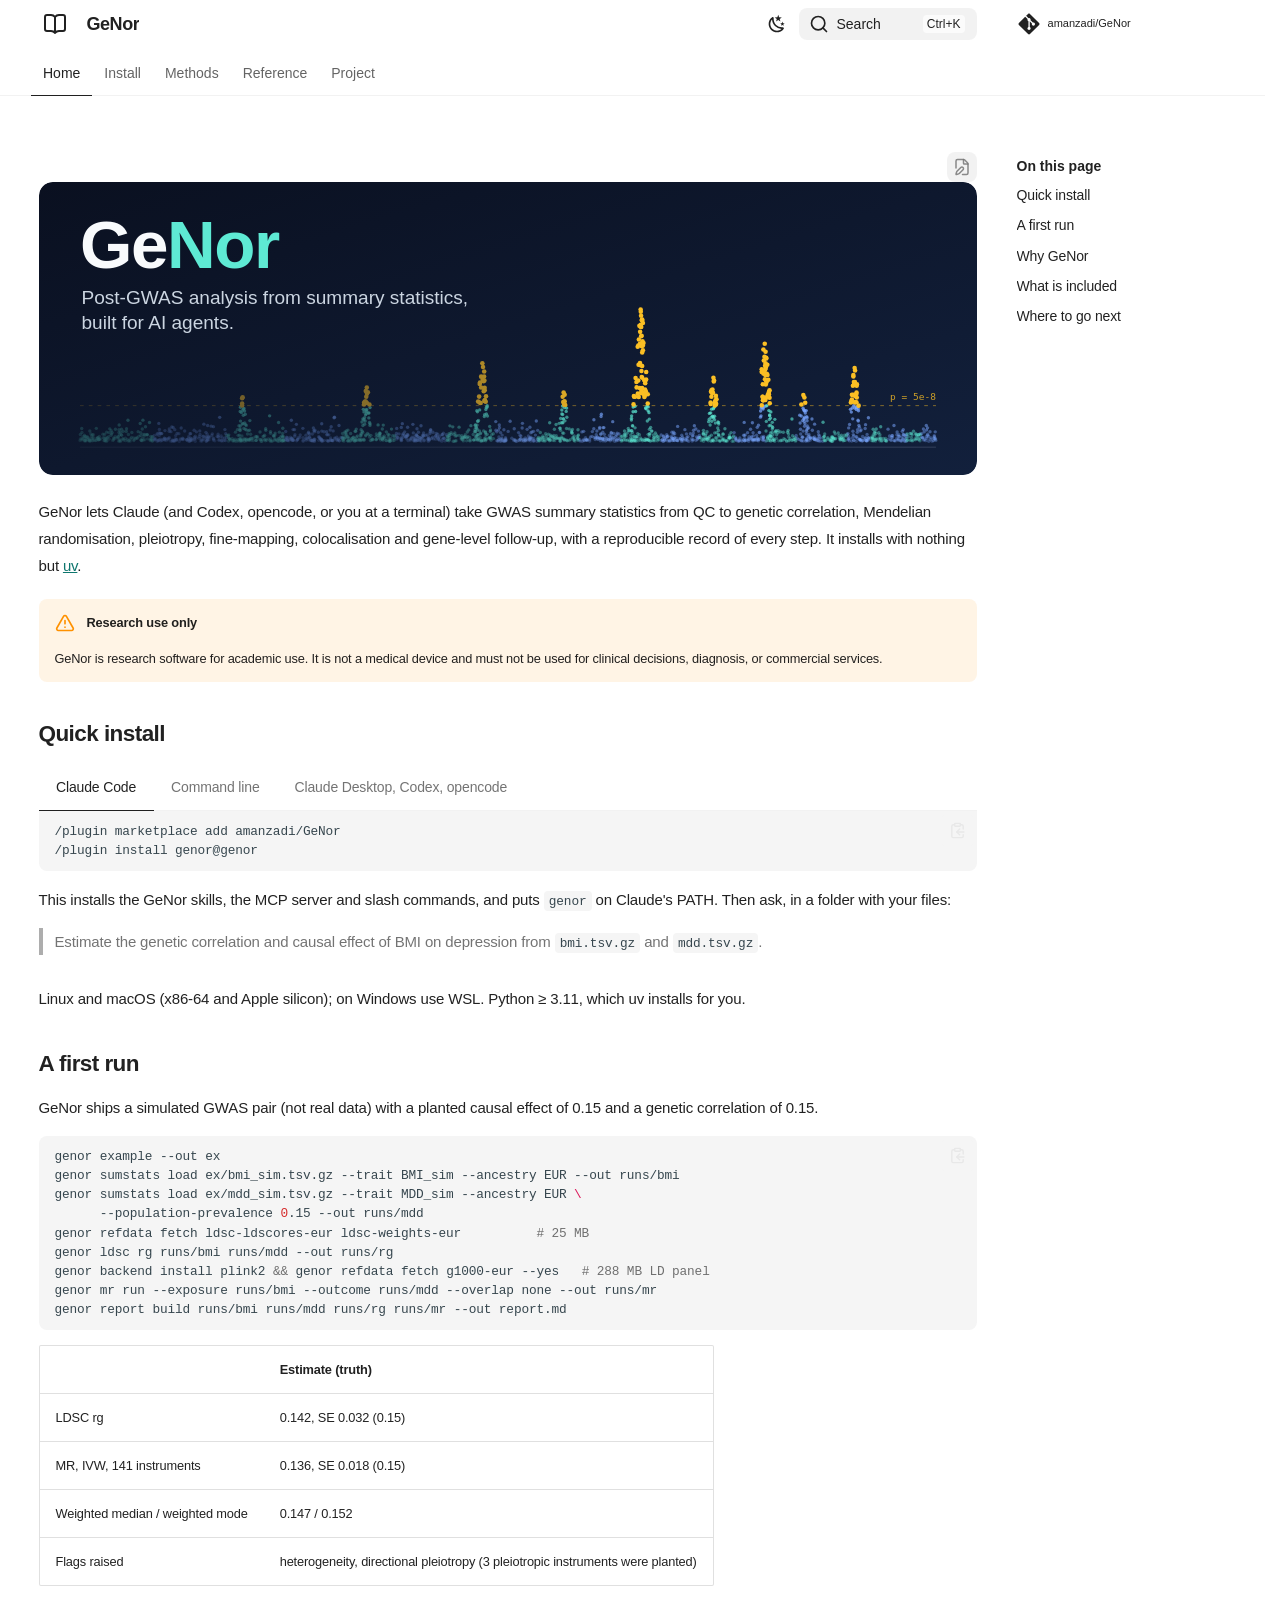
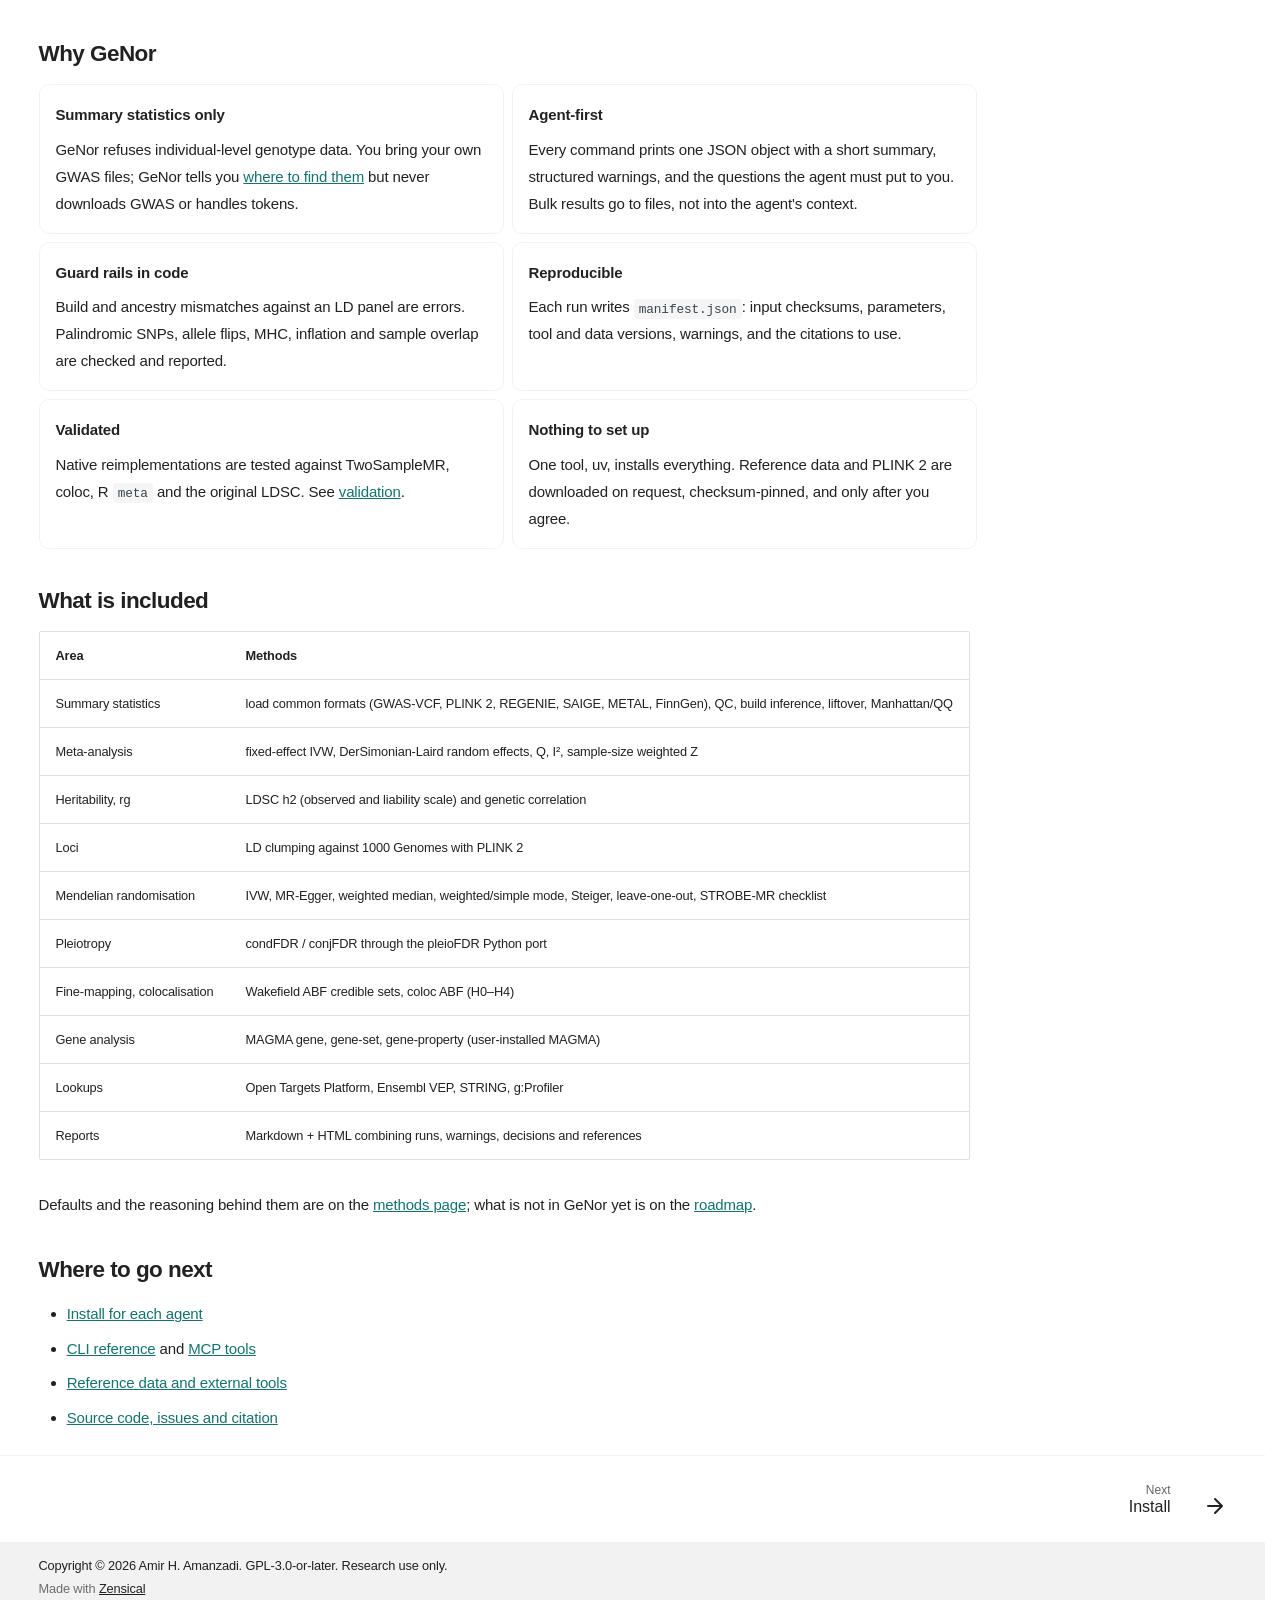
<file: index.html>
<!doctype html>
<html lang="en" class="no-js">
  <head>
    
      <meta charset="utf-8">
      <meta name="viewport" content="width=device-width,initial-scale=1">
      
        <meta name="description" content="Post-GWAS analysis from summary statistics, built for AI agents.">
      
      
      
        <link rel="canonical" href="https://amanzadi.github.io/GeNor/">
      
      
      
      
      
        <link rel="next" href="./install/">
      
      
        
      
      
      <link rel="icon" href="./assets/images/favicon.png">
      <meta name="generator" content="zensical-0.1.3">
    
    
      
        <title>GeNor - GeNor</title>
      
    
    
      
        
      
      <link rel="stylesheet" href="./assets/stylesheets/modern/main.e2cf241e.min.css">
      
        
          
        
        <link rel="stylesheet" href="./assets/stylesheets/modern/palette.b60ce83d.min.css">
      
      
      


    
    
      
    
    
      
    
    
      <link rel="stylesheet" href="./assets/site.css">
    
    <script>__md_scope=new URL(".",location),__md_scope.pathname.endsWith("/")||(__md_scope=new URL(__md_scope.pathname+"/",location)),__md_hash=e=>[...e].reduce(((e,t)=>(e<<5)-e+t.charCodeAt(0)),0),__md_get=(e,t=localStorage,_=__md_scope)=>JSON.parse(t.getItem(_.pathname+"."+e)),__md_set=(e,t,_=localStorage,a=__md_scope)=>{try{_.setItem(a.pathname+"."+e,JSON.stringify(t))}catch(e){}},document.documentElement.setAttribute("data-platform",navigator.platform)</script>
    
      

    
    
  </head>
  
  
    
    
      
    
    
    
    
    <body dir="ltr" data-md-color-scheme="default" data-md-color-primary="custom" data-md-color-accent="teal">
  
    
    <input class="md-toggle" data-md-toggle="drawer" type="checkbox" id="__drawer" autocomplete="off">
    <input class="md-toggle" data-md-toggle="search" type="checkbox" id="__search" autocomplete="off">
    <label class="md-overlay" for="__drawer" aria-hidden="true"></label>
    <div data-md-component="skip">
      <a href="#__skip" class="md-skip">
        Skip to content
      </a>
    </div>
    <div data-md-component="announce">
      
    </div>
    
    
      

<header class="md-header" data-md-component="header">
  <nav class="md-header__inner md-grid" aria-label="Header">
    <a href="" title="GeNor" class="md-header__button md-logo" aria-label="GeNor" data-md-component="logo">
      
  
  <svg xmlns="http://www.w3.org/2000/svg" fill="none" stroke="currentColor" stroke-linecap="round" stroke-linejoin="round" stroke-width="2" class="lucide lucide-book-open" viewBox="0 0 24 24"><path d="M12 5v16M20.001 19A2 2 0 0 0 22 17V5a2 2 0 0 0-1.999-2L16 3.002A5 5 0 0 0 12 5a5 5 0 0 0-4-2H4a2 2 0 0 0-2 2v12a2 2 0 0 0 1.999 2H8a5 5 0 0 1 4 2 5 5 0 0 1 4-2z"/></svg>

    </a>
    <label class="md-header__button md-icon" for="__drawer">
      
      <svg xmlns="http://www.w3.org/2000/svg" fill="none" stroke="currentColor" stroke-linecap="round" stroke-linejoin="round" stroke-width="2" class="lucide lucide-menu" viewBox="0 0 24 24"><path d="M4 5h16M4 12h16M4 19h16"/></svg>
      <span class="md-visually-hidden">Navigation</span>
    </label>
    <div class="md-header__title" data-md-component="header-title">
      <div class="md-header__ellipsis">
        <div class="md-header__topic">
          <span class="md-ellipsis">
            GeNor
          </span>
        </div>
        <div class="md-header__topic" data-md-component="header-topic">
          <span class="md-ellipsis">
            
              GeNor
            
          </span>
        </div>
      </div>
    </div>
    
      
        <form class="md-header__option" data-md-component="palette">
  
    
    
    
    <input class="md-option" data-md-color-media="(prefers-color-scheme: light)" data-md-color-scheme="default" data-md-color-primary="custom" data-md-color-accent="teal"  aria-label="Dark mode"  type="radio" name="__palette" id="__palette_0">
    
      <label class="md-header__button md-icon" title="Dark mode" for="__palette_1" hidden>
        <svg xmlns="http://www.w3.org/2000/svg" viewBox="0 0 24 24"><path d="m17.75 4.09-2.53 1.94.91 3.06-2.63-1.81-2.63 1.81.91-3.06-2.53-1.94L12.44 4l1.06-3 1.06 3zm3.5 6.91-1.64 1.25.59 1.98-1.7-1.17-1.7 1.17.59-1.98L15.75 11l2.06-.05L18.5 9l.69 1.95zm-2.28 4.95c.83-.08 1.72 1.1 1.19 1.85-.32.45-.66.87-1.08 1.27C15.17 23 8.84 23 4.94 19.07c-3.91-3.9-3.91-10.24 0-14.14.4-.4.82-.76 1.27-1.08.75-.53 1.93.36 1.85 1.19-.27 2.86.69 5.83 2.89 8.02a9.96 9.96 0 0 0 8.02 2.89m-1.64 2.02a12.08 12.08 0 0 1-7.8-3.47c-2.17-2.19-3.33-5-3.49-7.82-2.81 3.14-2.7 7.96.31 10.98 3.02 3.01 7.84 3.12 10.98.31"/></svg>
      </label>
    
  
    
    
    
    <input class="md-option" data-md-color-media="(prefers-color-scheme: dark)" data-md-color-scheme="slate" data-md-color-primary="custom" data-md-color-accent="teal"  aria-label="Light mode"  type="radio" name="__palette" id="__palette_1">
    
      <label class="md-header__button md-icon" title="Light mode" for="__palette_0" hidden>
        <svg xmlns="http://www.w3.org/2000/svg" viewBox="0 0 24 24"><path d="M12 7a5 5 0 0 1 5 5 5 5 0 0 1-5 5 5 5 0 0 1-5-5 5 5 0 0 1 5-5m0 2a3 3 0 0 0-3 3 3 3 0 0 0 3 3 3 3 0 0 0 3-3 3 3 0 0 0-3-3m0-7 2.39 3.42C13.65 5.15 12.84 5 12 5s-1.65.15-2.39.42zM3.34 7l4.16-.35A7.2 7.2 0 0 0 5.94 8.5c-.44.74-.69 1.5-.83 2.29zm.02 10 1.76-3.77a7.131 7.131 0 0 0 2.38 4.14zM20.65 7l-1.77 3.79a7.02 7.02 0 0 0-2.38-4.15zm-.01 10-4.14.36c.59-.51 1.12-1.14 1.54-1.86.42-.73.69-1.5.83-2.29zM12 22l-2.41-3.44c.74.27 1.55.44 2.41.44.82 0 1.63-.17 2.37-.44z"/></svg>
      </label>
    
  
</form>
      
    
    
      <script>var palette=__md_get("__palette");if(palette&&palette.color){if("(prefers-color-scheme)"===palette.color.media){var media=matchMedia("(prefers-color-scheme: light)"),input=document.querySelector(media.matches?"[data-md-color-media='(prefers-color-scheme: light)']":"[data-md-color-media='(prefers-color-scheme: dark)']");palette.color.media=input.getAttribute("data-md-color-media"),palette.color.scheme=input.getAttribute("data-md-color-scheme"),palette.color.primary=input.getAttribute("data-md-color-primary"),palette.color.accent=input.getAttribute("data-md-color-accent")}for(var[key,value]of Object.entries(palette.color))document.body.setAttribute("data-md-color-"+key,value)}</script>
    
    
    
      
      
        <label class="md-header__button md-icon" for="__search">
          
          <svg xmlns="http://www.w3.org/2000/svg" fill="none" stroke="currentColor" stroke-linecap="round" stroke-linejoin="round" stroke-width="2" class="lucide lucide-search" viewBox="0 0 24 24"><path d="m21 21-4.34-4.34"/><circle cx="11" cy="11" r="8"/></svg>
          <span class="md-visually-hidden">Search</span>
        </label>
        <div class="md-search" data-md-component="search" role="dialog" aria-label="Search">
  <button type="button" class="md-search__button">
    Search
  </button>
</div>
      
    
    <div class="md-header__source">
      
        <a href="https://github.com/amanzadi/GeNor" title="Go to repository" class="md-source" data-md-component="source">
  <div class="md-source__icon md-icon">
    
    <svg xmlns="http://www.w3.org/2000/svg" viewBox="0 0 448 512"><!--! Font Awesome Free 7.3.1 by @fontawesome - https://fontawesome.com License - https://fontawesome.com/license/free (Icons: CC BY 4.0, Fonts: SIL OFL 1.1, Code: MIT License) Copyright 2026 Fonticons, Inc.--><path fill="currentColor" d="M439.6 236.1 244 40.5c-5.4-5.5-12.8-8.5-20.4-8.5s-15 3-20.4 8.4L162.5 81l51.5 51.5c27.1-9.1 52.7 16.8 43.4 43.7l49.7 49.7c34.2-11.8 61.2 31 35.5 56.7-26.5 26.5-70.2-2.9-56-37.3L240.3 199v121.9c25.3 12.5 22.3 41.8 9.1 55-6.4 6.4-15.2 10.1-24.3 10.1s-17.8-3.6-24.3-10.1c-17.6-17.6-11.1-46.9 11.2-56v-123c-20.8-8.5-24.6-30.7-18.6-45L142.6 101 8.5 235.1C3 240.6 0 247.9 0 255.5s3 15 8.5 20.4l195.6 195.7c5.4 5.4 12.7 8.4 20.4 8.4s15-3 20.4-8.4l194.7-194.7c5.4-5.4 8.4-12.8 8.4-20.4s-3-15-8.4-20.4"/></svg>
  </div>
  <div class="md-source__repository">
    amanzadi/GeNor
  </div>
</a>
      
    </div>
  </nav>
  
</header>
    
    <div class="md-container" data-md-component="container">
      
      
        
          
            
<nav class="md-tabs" aria-label="Tabs" data-md-component="tabs">
  <div class="md-grid">
    <ul class="md-tabs__list">
      
        
  
  
  
    
  
  
    <li class="md-tabs__item md-tabs__item--active">
      <a href="" class="md-tabs__link">
        
  
  Home

      </a>
    </li>
  

      
        
  
  
  
  
    <li class="md-tabs__item">
      <a href="./install/" class="md-tabs__link">
        
  
  Install

      </a>
    </li>
  

      
        
  
  
  
  
    
      
    
    
    
      <li class="md-tabs__item">
        <a href="./methods/" class="md-tabs__link">
          
  
  Methods

        </a>
      </li>
    
  

      
        
  
  
  
  
    
      
    
    
    
      <li class="md-tabs__item">
        <a href="./cli/" class="md-tabs__link">
          
  
  Reference

        </a>
      </li>
    
  

      
        
  
  
  
  
    
      
    
    
    
      <li class="md-tabs__item">
        <a href="./architecture/" class="md-tabs__link">
          
  
  Project

        </a>
      </li>
    
  

      
    </ul>
  </div>
</nav>
          
        
      
      <main class="md-main" data-md-component="main">
        <div class="md-main__inner md-grid">
          
            
              
                
              
              <div class="md-sidebar md-sidebar--primary" data-md-component="sidebar" data-md-type="navigation" hidden>
                <div class="md-sidebar__scrollwrap">
                  <div class="md-sidebar__inner">
                    


  


<nav class="md-nav md-nav--primary md-nav--lifted" aria-label="Navigation" data-md-level="0">
  <label class="md-nav__title" for="__drawer">
    <a href="" title="GeNor" class="md-nav__button md-logo" aria-label="GeNor" data-md-component="logo">
      
  
  <svg xmlns="http://www.w3.org/2000/svg" fill="none" stroke="currentColor" stroke-linecap="round" stroke-linejoin="round" stroke-width="2" class="lucide lucide-book-open" viewBox="0 0 24 24"><path d="M12 5v16M20.001 19A2 2 0 0 0 22 17V5a2 2 0 0 0-1.999-2L16 3.002A5 5 0 0 0 12 5a5 5 0 0 0-4-2H4a2 2 0 0 0-2 2v12a2 2 0 0 0 1.999 2H8a5 5 0 0 1 4 2 5 5 0 0 1 4-2z"/></svg>

    </a>
    GeNor
  </label>
  
    <div class="md-nav__source">
      <a href="https://github.com/amanzadi/GeNor" title="Go to repository" class="md-source" data-md-component="source">
  <div class="md-source__icon md-icon">
    
    <svg xmlns="http://www.w3.org/2000/svg" viewBox="0 0 448 512"><!--! Font Awesome Free 7.3.1 by @fontawesome - https://fontawesome.com License - https://fontawesome.com/license/free (Icons: CC BY 4.0, Fonts: SIL OFL 1.1, Code: MIT License) Copyright 2026 Fonticons, Inc.--><path fill="currentColor" d="M439.6 236.1 244 40.5c-5.4-5.5-12.8-8.5-20.4-8.5s-15 3-20.4 8.4L162.5 81l51.5 51.5c27.1-9.1 52.7 16.8 43.4 43.7l49.7 49.7c34.2-11.8 61.2 31 35.5 56.7-26.5 26.5-70.2-2.9-56-37.3L240.3 199v121.9c25.3 12.5 22.3 41.8 9.1 55-6.4 6.4-15.2 10.1-24.3 10.1s-17.8-3.6-24.3-10.1c-17.6-17.6-11.1-46.9 11.2-56v-123c-20.8-8.5-24.6-30.7-18.6-45L142.6 101 8.5 235.1C3 240.6 0 247.9 0 255.5s3 15 8.5 20.4l195.6 195.7c5.4 5.4 12.7 8.4 20.4 8.4s15-3 20.4-8.4l194.7-194.7c5.4-5.4 8.4-12.8 8.4-20.4s-3-15-8.4-20.4"/></svg>
  </div>
  <div class="md-source__repository">
    amanzadi/GeNor
  </div>
</a>
    </div>
  
  <ul class="md-nav__list" data-md-scrollfix>
    
      
      
  
  
    
  
  
  
    <li class="md-nav__item md-nav__item--active">
      
      
      
      
        
      
      
        <label class="md-nav__link md-nav__link--active" for="__toc">
          
  
  
  <span class="md-ellipsis">
    
  
  Home

    
  </span>
  
  

          <span class="md-nav__icon md-icon"></span>
        </label>
      
      <a href="" class="md-nav__link md-nav__link--active">
        
  
  
  <span class="md-ellipsis">
    
  
  Home

    
  </span>
  
  

      </a>
      
        


<nav class="md-nav md-nav--secondary" aria-label="On this page">
  
  
  
    
  
  
    <label class="md-nav__title" for="__toc">
      <span class="md-nav__icon md-icon"></span>
      On this page
    </label>
    <ul class="md-nav__list" data-md-component="toc" data-md-scrollfix>
      
        <li class="md-nav__item">
  <a href="#quick-install" class="md-nav__link">
    <span class="md-ellipsis">
      <span class="md-typeset">
        Quick install
      </span>
    </span>
  </a>
  
</li>
      
        <li class="md-nav__item">
  <a href="#a-first-run" class="md-nav__link">
    <span class="md-ellipsis">
      <span class="md-typeset">
        A first run
      </span>
    </span>
  </a>
  
</li>
      
        <li class="md-nav__item">
  <a href="#why-genor" class="md-nav__link">
    <span class="md-ellipsis">
      <span class="md-typeset">
        Why GeNor
      </span>
    </span>
  </a>
  
</li>
      
        <li class="md-nav__item">
  <a href="#what-is-included" class="md-nav__link">
    <span class="md-ellipsis">
      <span class="md-typeset">
        What is included
      </span>
    </span>
  </a>
  
</li>
      
        <li class="md-nav__item">
  <a href="#where-to-go-next" class="md-nav__link">
    <span class="md-ellipsis">
      <span class="md-typeset">
        Where to go next
      </span>
    </span>
  </a>
  
</li>
      
    </ul>
  
</nav>
      
    </li>
  

    
      
      
  
  
  
  
    <li class="md-nav__item">
      <a href="./install/" class="md-nav__link">
        
  
  
  <span class="md-ellipsis">
    
  
  Install

    
  </span>
  
  

      </a>
    </li>
  

    
      
      
  
  
  
  
    
    
    
    
      
      
    
    
    <li class="md-nav__item md-nav__item--nested">
      
        
        
        <input class="md-nav__toggle md-toggle " type="checkbox" id="__nav_3" >
        
          
          <label class="md-nav__link" for="__nav_3" id="__nav_3_label" tabindex="0">
            
  
  
  <span class="md-ellipsis">
    
  
  Methods

    
  </span>
  
  

            <span class="md-nav__icon md-icon"></span>
          </label>
        
        
          <nav class="md-nav" data-md-level="1" aria-labelledby="__nav_3_label" aria-expanded="false">
            <label class="md-nav__title" for="__nav_3">
              <span class="md-nav__icon md-icon"></span>
              
  
  Methods

            </label>
            <ul class="md-nav__list" data-md-scrollfix>
              
                
                  
  
  
  
  
    <li class="md-nav__item">
      <a href="./methods/" class="md-nav__link">
        
  
  
  <span class="md-ellipsis">
    
  
  Methods and defaults

    
  </span>
  
  

      </a>
    </li>
  

                
              
                
                  
  
  
  
  
    <li class="md-nav__item">
      <a href="./validation/" class="md-nav__link">
        
  
  
  <span class="md-ellipsis">
    
  
  Validation

    
  </span>
  
  

      </a>
    </li>
  

                
              
                
                  
  
  
  
  
    <li class="md-nav__item">
      <a href="./reference-data/" class="md-nav__link">
        
  
  
  <span class="md-ellipsis">
    
  
  Reference data and tools

    
  </span>
  
  

      </a>
    </li>
  

                
              
                
                  
  
  
  
  
    <li class="md-nav__item">
      <a href="./data-sources/" class="md-nav__link">
        
  
  
  <span class="md-ellipsis">
    
  
  Where to find GWAS

    
  </span>
  
  

      </a>
    </li>
  

                
              
            </ul>
          </nav>
        
      
    </li>
  

    
      
      
  
  
  
  
    
    
    
    
      
      
    
    
    <li class="md-nav__item md-nav__item--nested">
      
        
        
        <input class="md-nav__toggle md-toggle " type="checkbox" id="__nav_4" >
        
          
          <label class="md-nav__link" for="__nav_4" id="__nav_4_label" tabindex="0">
            
  
  
  <span class="md-ellipsis">
    
  
  Reference

    
  </span>
  
  

            <span class="md-nav__icon md-icon"></span>
          </label>
        
        
          <nav class="md-nav" data-md-level="1" aria-labelledby="__nav_4_label" aria-expanded="false">
            <label class="md-nav__title" for="__nav_4">
              <span class="md-nav__icon md-icon"></span>
              
  
  Reference

            </label>
            <ul class="md-nav__list" data-md-scrollfix>
              
                
                  
  
  
  
  
    <li class="md-nav__item">
      <a href="./cli/" class="md-nav__link">
        
  
  
  <span class="md-ellipsis">
    
  
  CLI

    
  </span>
  
  

      </a>
    </li>
  

                
              
                
                  
  
  
  
  
    <li class="md-nav__item">
      <a href="./mcp/" class="md-nav__link">
        
  
  
  <span class="md-ellipsis">
    
  
  MCP tools

    
  </span>
  
  

      </a>
    </li>
  

                
              
            </ul>
          </nav>
        
      
    </li>
  

    
      
      
  
  
  
  
    
    
    
    
      
      
    
    
    <li class="md-nav__item md-nav__item--nested">
      
        
        
        <input class="md-nav__toggle md-toggle " type="checkbox" id="__nav_5" >
        
          
          <label class="md-nav__link" for="__nav_5" id="__nav_5_label" tabindex="0">
            
  
  
  <span class="md-ellipsis">
    
  
  Project

    
  </span>
  
  

            <span class="md-nav__icon md-icon"></span>
          </label>
        
        
          <nav class="md-nav" data-md-level="1" aria-labelledby="__nav_5_label" aria-expanded="false">
            <label class="md-nav__title" for="__nav_5">
              <span class="md-nav__icon md-icon"></span>
              
  
  Project

            </label>
            <ul class="md-nav__list" data-md-scrollfix>
              
                
                  
  
  
  
  
    <li class="md-nav__item">
      <a href="./architecture/" class="md-nav__link">
        
  
  
  <span class="md-ellipsis">
    
  
  Architecture

    
  </span>
  
  

      </a>
    </li>
  

                
              
                
                  
  
  
  
  
    <li class="md-nav__item">
      <a href="./roadmap/" class="md-nav__link">
        
  
  
  <span class="md-ellipsis">
    
  
  Roadmap

    
  </span>
  
  

      </a>
    </li>
  

                
              
            </ul>
          </nav>
        
      
    </li>
  

    
  </ul>
</nav>
                  </div>
                </div>
              </div>
            
            
              
                
              
              <div class="md-sidebar md-sidebar--secondary" data-md-component="sidebar" data-md-type="toc" >
                <div class="md-sidebar__scrollwrap">
                  
                    
                    
                    
                      
                    
                    
                      <input class="md-nav__toggle md-toggle" type="checkbox" id="__toc">
                      <div class="md-sidebar-button__wrapper">
                        <label class="md-sidebar-button" for="__toc"></label>
                      </div>
                    
                  
                  <div class="md-sidebar__inner">
                    


<nav class="md-nav md-nav--secondary" aria-label="On this page">
  
  
  
    
  
  
    <label class="md-nav__title" for="__toc">
      <span class="md-nav__icon md-icon"></span>
      On this page
    </label>
    <ul class="md-nav__list" data-md-component="toc" data-md-scrollfix>
      
        <li class="md-nav__item">
  <a href="#quick-install" class="md-nav__link">
    <span class="md-ellipsis">
      <span class="md-typeset">
        Quick install
      </span>
    </span>
  </a>
  
</li>
      
        <li class="md-nav__item">
  <a href="#a-first-run" class="md-nav__link">
    <span class="md-ellipsis">
      <span class="md-typeset">
        A first run
      </span>
    </span>
  </a>
  
</li>
      
        <li class="md-nav__item">
  <a href="#why-genor" class="md-nav__link">
    <span class="md-ellipsis">
      <span class="md-typeset">
        Why GeNor
      </span>
    </span>
  </a>
  
</li>
      
        <li class="md-nav__item">
  <a href="#what-is-included" class="md-nav__link">
    <span class="md-ellipsis">
      <span class="md-typeset">
        What is included
      </span>
    </span>
  </a>
  
</li>
      
        <li class="md-nav__item">
  <a href="#where-to-go-next" class="md-nav__link">
    <span class="md-ellipsis">
      <span class="md-typeset">
        Where to go next
      </span>
    </span>
  </a>
  
</li>
      
    </ul>
  
</nav>
                  </div>
                </div>
              </div>
            
          
          
            <div class="md-content" data-md-component="content">
              
              <article class="md-content__inner md-typeset">
                <a id="__skip" tabindex="-1"></a>
                
                  

  
    <a href="https://github.com/amanzadi/GeNor/edit/main/docs/index.md" title="Edit this page" class="md-content__button md-icon" rel="edit">
      
      <svg xmlns="http://www.w3.org/2000/svg" fill="none" stroke="currentColor" stroke-linecap="round" stroke-linejoin="round" stroke-width="2" class="lucide lucide-file-pen" viewBox="0 0 24 24"><path d="M12.659 22H18a2 2 0 0 0 2-2V8a2.4 2.4 0 0 0-.706-1.706l-3.588-3.588A2.4 2.4 0 0 0 14 2H6a2 2 0 0 0-2 2v9.34"/><path d="M14 2v5a1 1 0 0 0 1 1h5M10.378 12.622a1 1 0 0 1 3 3.003L8.36 20.637a2 2 0 0 1-.854.506l-2.867.837a.5.5 0 0 1-.62-.62l.836-2.869a2 2 0 0 1 .506-.853z"/></svg>
    </a>
  
  


<h1 class="genor-title" id="genor">GeNor<a class="headerlink" href="#genor" title="Permanent link">&para;</a></h1>
<p class="genor-banner">
<img alt="GeNor: post-GWAS analysis from summary statistics, built for AI agents" src="assets/banner.svg" />
</p>
<p>GeNor lets Claude (and Codex, opencode, or you at a terminal) take GWAS summary statistics from
QC to genetic correlation, Mendelian randomisation, pleiotropy, fine-mapping, colocalisation and
gene-level follow-up, with a reproducible record of every step. It installs with nothing but
<a href="https://docs.astral.sh/uv/">uv</a>.</p>
<div class="admonition warning">
<p class="admonition-title">Research use only</p>
<p>GeNor is research software for academic use. It is not a medical device and must not be used
for clinical decisions, diagnosis, or commercial services.</p>
</div>
<h2 id="quick-install">Quick install<a class="headerlink" href="#quick-install" title="Permanent link">&para;</a></h2>
<div class="tabbed-set tabbed-alternate" data-tabs="1:3"><input checked="checked" id="__tabbed_1_1" name="__tabbed_1" type="radio" /><input id="__tabbed_1_2" name="__tabbed_1" type="radio" /><input id="__tabbed_1_3" name="__tabbed_1" type="radio" /><div class="tabbed-labels"><label for="__tabbed_1_1">Claude Code</label><label for="__tabbed_1_2">Command line</label><label for="__tabbed_1_3">Claude Desktop, Codex, opencode</label></div>
<div class="tabbed-content">
<div class="tabbed-block">
<div class="highlight"><pre><span></span><code>/plugin marketplace add amanzadi/GeNor
/plugin install genor@genor
</code></pre></div>
<p>This installs the GeNor skills, the MCP server and slash commands, and puts <code>genor</code> on
Claude's PATH. Then ask, in a folder with your files:</p>
<blockquote>
<p>Estimate the genetic correlation and causal effect of BMI on depression from
<code>bmi.tsv.gz</code> and <code>mdd.tsv.gz</code>.</p>
</blockquote>
</div>
<div class="tabbed-block">
<div class="highlight"><pre><span></span><code>curl<span class="w"> </span>-LsSf<span class="w"> </span>https://astral.sh/uv/install.sh<span class="w"> </span><span class="p">|</span><span class="w"> </span>sh<span class="w">                  </span><span class="c1"># uv, if you don't have it</span>
uvx<span class="w"> </span>--from<span class="w"> </span>git+https://github.com/amanzadi/GeNor<span class="w"> </span>genor<span class="w"> </span>doctor<span class="w">    </span><span class="c1"># until the PyPI release</span>
</code></pre></div>
<p>After the PyPI release this becomes <code>uvx genor doctor</code> or <code>uv tool install genor</code>.</p>
</div>
<div class="tabbed-block">
<p>All use the same MCP server (<code>genor mcp</code>). Copy-paste configs for each client are on the
<a href="install/">install page</a>.</p>
</div>
</div>
</div>
<p>Linux and macOS (x86-64 and Apple silicon); on Windows use WSL. Python ≥ 3.11, which uv installs
for you.</p>
<h2 id="a-first-run">A first run<a class="headerlink" href="#a-first-run" title="Permanent link">&para;</a></h2>
<p>GeNor ships a simulated GWAS pair (not real data) with a planted causal effect of 0.15 and a
genetic correlation of 0.15.</p>
<div class="highlight"><pre><span></span><code>genor<span class="w"> </span>example<span class="w"> </span>--out<span class="w"> </span>ex
genor<span class="w"> </span>sumstats<span class="w"> </span>load<span class="w"> </span>ex/bmi_sim.tsv.gz<span class="w"> </span>--trait<span class="w"> </span>BMI_sim<span class="w"> </span>--ancestry<span class="w"> </span>EUR<span class="w"> </span>--out<span class="w"> </span>runs/bmi
genor<span class="w"> </span>sumstats<span class="w"> </span>load<span class="w"> </span>ex/mdd_sim.tsv.gz<span class="w"> </span>--trait<span class="w"> </span>MDD_sim<span class="w"> </span>--ancestry<span class="w"> </span>EUR<span class="w"> </span><span class="se">\</span>
<span class="w">      </span>--population-prevalence<span class="w"> </span><span class="m">0</span>.15<span class="w"> </span>--out<span class="w"> </span>runs/mdd
genor<span class="w"> </span>refdata<span class="w"> </span>fetch<span class="w"> </span>ldsc-ldscores-eur<span class="w"> </span>ldsc-weights-eur<span class="w">          </span><span class="c1"># 25 MB</span>
genor<span class="w"> </span>ldsc<span class="w"> </span>rg<span class="w"> </span>runs/bmi<span class="w"> </span>runs/mdd<span class="w"> </span>--out<span class="w"> </span>runs/rg
genor<span class="w"> </span>backend<span class="w"> </span>install<span class="w"> </span>plink2<span class="w"> </span><span class="o">&amp;&amp;</span><span class="w"> </span>genor<span class="w"> </span>refdata<span class="w"> </span>fetch<span class="w"> </span>g1000-eur<span class="w"> </span>--yes<span class="w">   </span><span class="c1"># 288 MB LD panel</span>
genor<span class="w"> </span>mr<span class="w"> </span>run<span class="w"> </span>--exposure<span class="w"> </span>runs/bmi<span class="w"> </span>--outcome<span class="w"> </span>runs/mdd<span class="w"> </span>--overlap<span class="w"> </span>none<span class="w"> </span>--out<span class="w"> </span>runs/mr
genor<span class="w"> </span>report<span class="w"> </span>build<span class="w"> </span>runs/bmi<span class="w"> </span>runs/mdd<span class="w"> </span>runs/rg<span class="w"> </span>runs/mr<span class="w"> </span>--out<span class="w"> </span>report.md
</code></pre></div>
<table>
<thead>
<tr>
<th></th>
<th>Estimate (truth)</th>
</tr>
</thead>
<tbody>
<tr>
<td>LDSC rg</td>
<td>0.142, SE 0.032 (0.15)</td>
</tr>
<tr>
<td>MR, IVW, 141 instruments</td>
<td>0.136, SE 0.018 (0.15)</td>
</tr>
<tr>
<td>Weighted median / weighted mode</td>
<td>0.147 / 0.152</td>
</tr>
<tr>
<td>Flags raised</td>
<td>heterogeneity, directional pleiotropy (3 pleiotropic instruments were planted)</td>
</tr>
</tbody>
</table>
<h2 id="why-genor">Why GeNor<a class="headerlink" href="#why-genor" title="Permanent link">&para;</a></h2>
<div class="grid cards">
<ul>
<li>
<p><strong>Summary statistics only</strong></p>
<p>GeNor refuses individual-level genotype data. You bring your own GWAS files; GeNor tells you
<a href="data-sources/">where to find them</a> but never downloads GWAS or handles tokens.</p>
</li>
<li>
<p><strong>Agent-first</strong></p>
<p>Every command prints one JSON object with a short summary, structured warnings, and the
questions the agent must put to you. Bulk results go to files, not into the agent's context.</p>
</li>
<li>
<p><strong>Guard rails in code</strong></p>
<p>Build and ancestry mismatches against an LD panel are errors. Palindromic SNPs, allele flips,
MHC, inflation and sample overlap are checked and reported.</p>
</li>
<li>
<p><strong>Reproducible</strong></p>
<p>Each run writes <code>manifest.json</code>: input checksums, parameters, tool and data versions,
warnings, and the citations to use.</p>
</li>
<li>
<p><strong>Validated</strong></p>
<p>Native reimplementations are tested against TwoSampleMR, coloc, R <code>meta</code> and the original
LDSC. See <a href="validation/">validation</a>.</p>
</li>
<li>
<p><strong>Nothing to set up</strong></p>
<p>One tool, uv, installs everything. Reference data and PLINK 2 are downloaded on request,
checksum-pinned, and only after you agree.</p>
</li>
</ul>
</div>
<h2 id="what-is-included">What is included<a class="headerlink" href="#what-is-included" title="Permanent link">&para;</a></h2>
<table>
<thead>
<tr>
<th>Area</th>
<th>Methods</th>
</tr>
</thead>
<tbody>
<tr>
<td>Summary statistics</td>
<td>load common formats (GWAS-VCF, PLINK 2, REGENIE, SAIGE, METAL, FinnGen), QC, build inference, liftover, Manhattan/QQ</td>
</tr>
<tr>
<td>Meta-analysis</td>
<td>fixed-effect IVW, DerSimonian-Laird random effects, Q, I², sample-size weighted Z</td>
</tr>
<tr>
<td>Heritability, rg</td>
<td>LDSC h2 (observed and liability scale) and genetic correlation</td>
</tr>
<tr>
<td>Loci</td>
<td>LD clumping against 1000 Genomes with PLINK 2</td>
</tr>
<tr>
<td>Mendelian randomisation</td>
<td>IVW, MR-Egger, weighted median, weighted/simple mode, Steiger, leave-one-out, STROBE-MR checklist</td>
</tr>
<tr>
<td>Pleiotropy</td>
<td>condFDR / conjFDR through the pleioFDR Python port</td>
</tr>
<tr>
<td>Fine-mapping, colocalisation</td>
<td>Wakefield ABF credible sets, coloc ABF (H0–H4)</td>
</tr>
<tr>
<td>Gene analysis</td>
<td>MAGMA gene, gene-set, gene-property (user-installed MAGMA)</td>
</tr>
<tr>
<td>Lookups</td>
<td>Open Targets Platform, Ensembl VEP, STRING, g:Profiler</td>
</tr>
<tr>
<td>Reports</td>
<td>Markdown + HTML combining runs, warnings, decisions and references</td>
</tr>
</tbody>
</table>
<p>Defaults and the reasoning behind them are on the <a href="methods/">methods page</a>; what is not in
GeNor yet is on the <a href="roadmap/">roadmap</a>.</p>
<h2 id="where-to-go-next">Where to go next<a class="headerlink" href="#where-to-go-next" title="Permanent link">&para;</a></h2>
<ul>
<li><a href="install/">Install for each agent</a></li>
<li><a href="cli/">CLI reference</a> and <a href="mcp/">MCP tools</a></li>
<li><a href="reference-data/">Reference data and external tools</a></li>
<li><a href="https://github.com/amanzadi/GeNor">Source code, issues and citation</a></li>
</ul>

  









  
  




  



                
              </article>
            </div>
          
          
<script>var target=document.getElementById(location.hash.slice(1));target&&target.name&&(target.checked=target.name.startsWith("__tabbed_"))</script>
        </div>
        
          <button type="button" class="md-top md-icon" data-md-component="top" hidden>
  
  <svg xmlns="http://www.w3.org/2000/svg" fill="none" stroke="currentColor" stroke-linecap="round" stroke-linejoin="round" stroke-width="2" class="lucide lucide-circle-arrow-up" viewBox="0 0 24 24"><circle cx="12" cy="12" r="10"/><path d="m16 12-4-4-4 4M12 16V8"/></svg>
  Back to top
</button>
        
      </main>
      
        <footer class="md-footer">
  
    
      
        
      
      <nav class="md-footer__inner md-grid" aria-label="Footer" >
        
        
          
          <a href="./install/" class="md-footer__link md-footer__link--next" aria-label="Next: Install">
            <div class="md-footer__title">
              <span class="md-footer__direction">
                Next
              </span>
              <div class="md-ellipsis">
                Install
              </div>
            </div>
            <div class="md-footer__button md-icon">
              
              <svg xmlns="http://www.w3.org/2000/svg" fill="none" stroke="currentColor" stroke-linecap="round" stroke-linejoin="round" stroke-width="2" class="lucide lucide-arrow-right" viewBox="0 0 24 24"><path d="M5 12h14M12 5l7 7-7 7"/></svg>
            </div>
          </a>
        
      </nav>
    
  
  <div class="md-footer-meta md-typeset">
    <div class="md-footer-meta__inner md-grid">
      <div class="md-copyright">
  
    <div class="md-copyright__highlight">
      Copyright &copy; 2026 Amir H. Amanzadi. GPL-3.0-or-later. Research use only.
    </div>
  
  
    Made with
    <a href="https://zensical.org/" target="_blank" rel="noopener">
      Zensical
    </a>
  
</div>
      
    </div>
  </div>
</footer>
      
    </div>
    <div class="md-dialog" data-md-component="dialog" role="status" aria-atomic="true">
      <div class="md-dialog__inner md-typeset"></div>
    </div>
    
    
    
      
      
      
      
        
        
      <script id="__config" type="application/json">{"annotate":null,"base":".","features":["navigation.tabs","navigation.top","navigation.footer","content.code.copy","content.action.edit","search.highlight","toc.follow"],"redirect":null,"search":"./assets/javascripts/workers/search.719e0d91.min.js","tags":null,"translations":{"clipboard.copied":"Copied to clipboard","clipboard.copy":"Copy to clipboard","clipboard.error":"Could not copy to clipboard","search.result.more.one":"1 more on this page","search.result.more.other":"# more on this page","search.result.none":"No matching documents","search.result.one":"1 matching document","search.result.other":"# matching documents","search.result.placeholder":"Type to start searching","search.result.term.missing":"Missing","select.version":"Select version"},"version":null}</script>
    
    
      <script src="./assets/javascripts/bundle.9e76c64c.min.js"></script>
      
      
    
  </body>
</html>
</file>
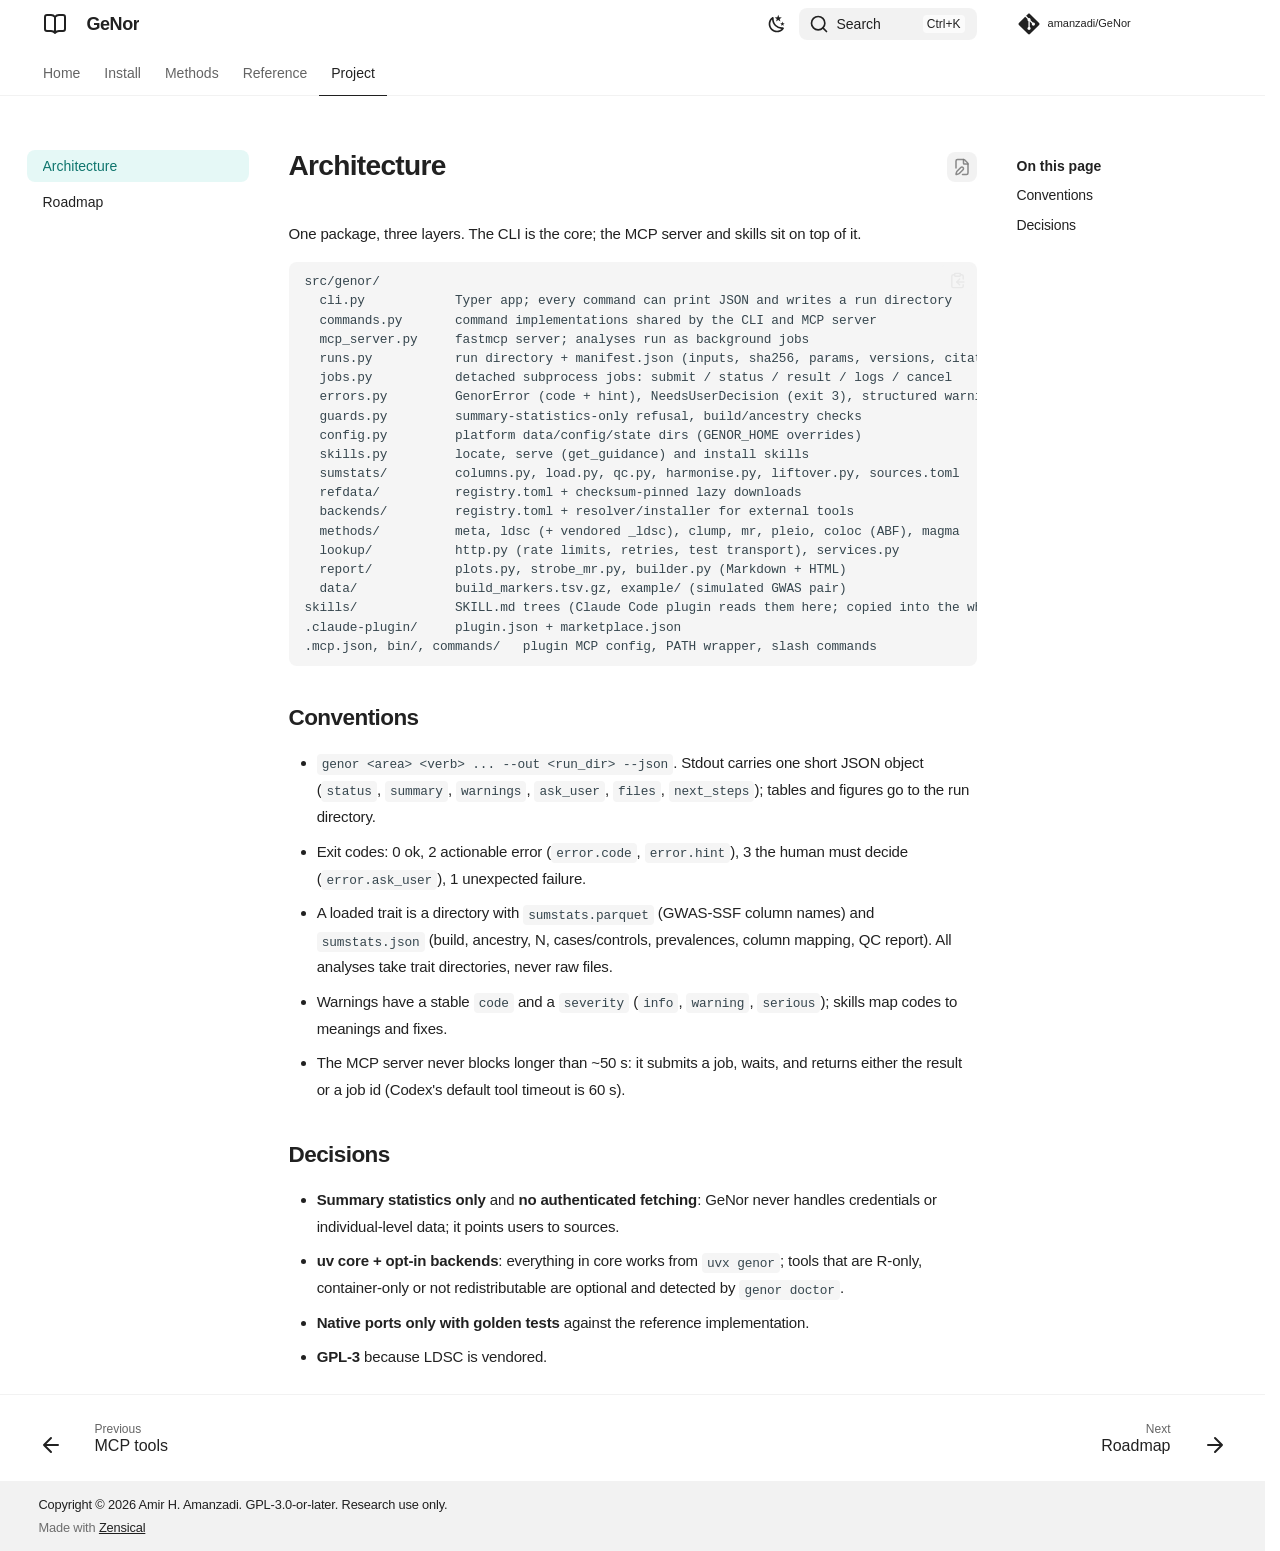
<file: architecture/index.html>
<!doctype html>
<html lang="en" class="no-js">
  <head>
    
      <meta charset="utf-8">
      <meta name="viewport" content="width=device-width,initial-scale=1">
      
        <meta name="description" content="Post-GWAS analysis from summary statistics, built for AI agents.">
      
      
      
        <link rel="canonical" href="https://amanzadi.github.io/GeNor/architecture/">
      
      
      
      
        <link rel="prev" href="../mcp/">
      
      
        <link rel="next" href="../roadmap/">
      
      
        
      
      
      <link rel="icon" href="../assets/images/favicon.png">
      <meta name="generator" content="zensical-0.1.3">
    
    
      
        <title>Architecture - GeNor</title>
      
    
    
      
        
      
      <link rel="stylesheet" href="../assets/stylesheets/modern/main.e2cf241e.min.css">
      
        
          
        
        <link rel="stylesheet" href="../assets/stylesheets/modern/palette.b60ce83d.min.css">
      
      
      


    
    
      
    
    
      
    
    
      <link rel="stylesheet" href="../assets/site.css">
    
    <script>__md_scope=new URL("..",location),__md_scope.pathname.endsWith("/")||(__md_scope=new URL(__md_scope.pathname+"/",location)),__md_hash=e=>[...e].reduce(((e,t)=>(e<<5)-e+t.charCodeAt(0)),0),__md_get=(e,t=localStorage,_=__md_scope)=>JSON.parse(t.getItem(_.pathname+"."+e)),__md_set=(e,t,_=localStorage,a=__md_scope)=>{try{_.setItem(a.pathname+"."+e,JSON.stringify(t))}catch(e){}},document.documentElement.setAttribute("data-platform",navigator.platform)</script>
    
      

    
    
  </head>
  
  
    
    
      
    
    
    
    
    <body dir="ltr" data-md-color-scheme="default" data-md-color-primary="custom" data-md-color-accent="teal">
  
    
    <input class="md-toggle" data-md-toggle="drawer" type="checkbox" id="__drawer" autocomplete="off">
    <input class="md-toggle" data-md-toggle="search" type="checkbox" id="__search" autocomplete="off">
    <label class="md-overlay" for="__drawer" aria-hidden="true"></label>
    <div data-md-component="skip">
      <a href="#__skip" class="md-skip">
        Skip to content
      </a>
    </div>
    <div data-md-component="announce">
      
    </div>
    
    
      

<header class="md-header" data-md-component="header">
  <nav class="md-header__inner md-grid" aria-label="Header">
    <a href="./.." title="GeNor" class="md-header__button md-logo" aria-label="GeNor" data-md-component="logo">
      
  
  <svg xmlns="http://www.w3.org/2000/svg" fill="none" stroke="currentColor" stroke-linecap="round" stroke-linejoin="round" stroke-width="2" class="lucide lucide-book-open" viewBox="0 0 24 24"><path d="M12 5v16M20.001 19A2 2 0 0 0 22 17V5a2 2 0 0 0-1.999-2L16 3.002A5 5 0 0 0 12 5a5 5 0 0 0-4-2H4a2 2 0 0 0-2 2v12a2 2 0 0 0 1.999 2H8a5 5 0 0 1 4 2 5 5 0 0 1 4-2z"/></svg>

    </a>
    <label class="md-header__button md-icon" for="__drawer">
      
      <svg xmlns="http://www.w3.org/2000/svg" fill="none" stroke="currentColor" stroke-linecap="round" stroke-linejoin="round" stroke-width="2" class="lucide lucide-menu" viewBox="0 0 24 24"><path d="M4 5h16M4 12h16M4 19h16"/></svg>
      <span class="md-visually-hidden">Navigation</span>
    </label>
    <div class="md-header__title" data-md-component="header-title">
      <div class="md-header__ellipsis">
        <div class="md-header__topic">
          <span class="md-ellipsis">
            GeNor
          </span>
        </div>
        <div class="md-header__topic" data-md-component="header-topic">
          <span class="md-ellipsis">
            
              Architecture
            
          </span>
        </div>
      </div>
    </div>
    
      
        <form class="md-header__option" data-md-component="palette">
  
    
    
    
    <input class="md-option" data-md-color-media="(prefers-color-scheme: light)" data-md-color-scheme="default" data-md-color-primary="custom" data-md-color-accent="teal"  aria-label="Dark mode"  type="radio" name="__palette" id="__palette_0">
    
      <label class="md-header__button md-icon" title="Dark mode" for="__palette_1" hidden>
        <svg xmlns="http://www.w3.org/2000/svg" viewBox="0 0 24 24"><path d="m17.75 4.09-2.53 1.94.91 3.06-2.63-1.81-2.63 1.81.91-3.06-2.53-1.94L12.44 4l1.06-3 1.06 3zm3.5 6.91-1.64 1.25.59 1.98-1.7-1.17-1.7 1.17.59-1.98L15.75 11l2.06-.05L18.5 9l.69 1.95zm-2.28 4.95c.83-.08 1.72 1.1 1.19 1.85-.32.45-.66.87-1.08 1.27C15.17 23 8.84 23 4.94 19.07c-3.91-3.9-3.91-10.24 0-14.14.4-.4.82-.76 1.27-1.08.75-.53 1.93.36 1.85 1.19-.27 2.86.69 5.83 2.89 8.02a9.96 9.96 0 0 0 8.02 2.89m-1.64 2.02a12.08 12.08 0 0 1-7.8-3.47c-2.17-2.19-3.33-5-3.49-7.82-2.81 3.14-2.7 7.96.31 10.98 3.02 3.01 7.84 3.12 10.98.31"/></svg>
      </label>
    
  
    
    
    
    <input class="md-option" data-md-color-media="(prefers-color-scheme: dark)" data-md-color-scheme="slate" data-md-color-primary="custom" data-md-color-accent="teal"  aria-label="Light mode"  type="radio" name="__palette" id="__palette_1">
    
      <label class="md-header__button md-icon" title="Light mode" for="__palette_0" hidden>
        <svg xmlns="http://www.w3.org/2000/svg" viewBox="0 0 24 24"><path d="M12 7a5 5 0 0 1 5 5 5 5 0 0 1-5 5 5 5 0 0 1-5-5 5 5 0 0 1 5-5m0 2a3 3 0 0 0-3 3 3 3 0 0 0 3 3 3 3 0 0 0 3-3 3 3 0 0 0-3-3m0-7 2.39 3.42C13.65 5.15 12.84 5 12 5s-1.65.15-2.39.42zM3.34 7l4.16-.35A7.2 7.2 0 0 0 5.94 8.5c-.44.74-.69 1.5-.83 2.29zm.02 10 1.76-3.77a7.131 7.131 0 0 0 2.38 4.14zM20.65 7l-1.77 3.79a7.02 7.02 0 0 0-2.38-4.15zm-.01 10-4.14.36c.59-.51 1.12-1.14 1.54-1.86.42-.73.69-1.5.83-2.29zM12 22l-2.41-3.44c.74.27 1.55.44 2.41.44.82 0 1.63-.17 2.37-.44z"/></svg>
      </label>
    
  
</form>
      
    
    
      <script>var palette=__md_get("__palette");if(palette&&palette.color){if("(prefers-color-scheme)"===palette.color.media){var media=matchMedia("(prefers-color-scheme: light)"),input=document.querySelector(media.matches?"[data-md-color-media='(prefers-color-scheme: light)']":"[data-md-color-media='(prefers-color-scheme: dark)']");palette.color.media=input.getAttribute("data-md-color-media"),palette.color.scheme=input.getAttribute("data-md-color-scheme"),palette.color.primary=input.getAttribute("data-md-color-primary"),palette.color.accent=input.getAttribute("data-md-color-accent")}for(var[key,value]of Object.entries(palette.color))document.body.setAttribute("data-md-color-"+key,value)}</script>
    
    
    
      
      
        <label class="md-header__button md-icon" for="__search">
          
          <svg xmlns="http://www.w3.org/2000/svg" fill="none" stroke="currentColor" stroke-linecap="round" stroke-linejoin="round" stroke-width="2" class="lucide lucide-search" viewBox="0 0 24 24"><path d="m21 21-4.34-4.34"/><circle cx="11" cy="11" r="8"/></svg>
          <span class="md-visually-hidden">Search</span>
        </label>
        <div class="md-search" data-md-component="search" role="dialog" aria-label="Search">
  <button type="button" class="md-search__button">
    Search
  </button>
</div>
      
    
    <div class="md-header__source">
      
        <a href="https://github.com/amanzadi/GeNor" title="Go to repository" class="md-source" data-md-component="source">
  <div class="md-source__icon md-icon">
    
    <svg xmlns="http://www.w3.org/2000/svg" viewBox="0 0 448 512"><!--! Font Awesome Free 7.3.1 by @fontawesome - https://fontawesome.com License - https://fontawesome.com/license/free (Icons: CC BY 4.0, Fonts: SIL OFL 1.1, Code: MIT License) Copyright 2026 Fonticons, Inc.--><path fill="currentColor" d="M439.6 236.1 244 40.5c-5.4-5.5-12.8-8.5-20.4-8.5s-15 3-20.4 8.4L162.5 81l51.5 51.5c27.1-9.1 52.7 16.8 43.4 43.7l49.7 49.7c34.2-11.8 61.2 31 35.5 56.7-26.5 26.5-70.2-2.9-56-37.3L240.3 199v121.9c25.3 12.5 22.3 41.8 9.1 55-6.4 6.4-15.2 10.1-24.3 10.1s-17.8-3.6-24.3-10.1c-17.6-17.6-11.1-46.9 11.2-56v-123c-20.8-8.5-24.6-30.7-18.6-45L142.6 101 8.5 235.1C3 240.6 0 247.9 0 255.5s3 15 8.5 20.4l195.6 195.7c5.4 5.4 12.7 8.4 20.4 8.4s15-3 20.4-8.4l194.7-194.7c5.4-5.4 8.4-12.8 8.4-20.4s-3-15-8.4-20.4"/></svg>
  </div>
  <div class="md-source__repository">
    amanzadi/GeNor
  </div>
</a>
      
    </div>
  </nav>
  
</header>
    
    <div class="md-container" data-md-component="container">
      
      
        
          
            
<nav class="md-tabs" aria-label="Tabs" data-md-component="tabs">
  <div class="md-grid">
    <ul class="md-tabs__list">
      
        
  
  
  
  
    <li class="md-tabs__item">
      <a href="./.." class="md-tabs__link">
        
  
  Home

      </a>
    </li>
  

      
        
  
  
  
  
    <li class="md-tabs__item">
      <a href="../install/" class="md-tabs__link">
        
  
  Install

      </a>
    </li>
  

      
        
  
  
  
  
    
      
    
    
    
      <li class="md-tabs__item">
        <a href="../methods/" class="md-tabs__link">
          
  
  Methods

        </a>
      </li>
    
  

      
        
  
  
  
  
    
      
    
    
    
      <li class="md-tabs__item">
        <a href="../cli/" class="md-tabs__link">
          
  
  Reference

        </a>
      </li>
    
  

      
        
  
  
  
    
  
  
    
      
    
    
    
      <li class="md-tabs__item md-tabs__item--active">
        <a href="././" class="md-tabs__link">
          
  
  Project

        </a>
      </li>
    
  

      
    </ul>
  </div>
</nav>
          
        
      
      <main class="md-main" data-md-component="main">
        <div class="md-main__inner md-grid">
          
            
              
              <div class="md-sidebar md-sidebar--primary" data-md-component="sidebar" data-md-type="navigation" >
                <div class="md-sidebar__scrollwrap">
                  <div class="md-sidebar__inner">
                    


  


<nav class="md-nav md-nav--primary md-nav--lifted" aria-label="Navigation" data-md-level="0">
  <label class="md-nav__title" for="__drawer">
    <a href="./.." title="GeNor" class="md-nav__button md-logo" aria-label="GeNor" data-md-component="logo">
      
  
  <svg xmlns="http://www.w3.org/2000/svg" fill="none" stroke="currentColor" stroke-linecap="round" stroke-linejoin="round" stroke-width="2" class="lucide lucide-book-open" viewBox="0 0 24 24"><path d="M12 5v16M20.001 19A2 2 0 0 0 22 17V5a2 2 0 0 0-1.999-2L16 3.002A5 5 0 0 0 12 5a5 5 0 0 0-4-2H4a2 2 0 0 0-2 2v12a2 2 0 0 0 1.999 2H8a5 5 0 0 1 4 2 5 5 0 0 1 4-2z"/></svg>

    </a>
    GeNor
  </label>
  
    <div class="md-nav__source">
      <a href="https://github.com/amanzadi/GeNor" title="Go to repository" class="md-source" data-md-component="source">
  <div class="md-source__icon md-icon">
    
    <svg xmlns="http://www.w3.org/2000/svg" viewBox="0 0 448 512"><!--! Font Awesome Free 7.3.1 by @fontawesome - https://fontawesome.com License - https://fontawesome.com/license/free (Icons: CC BY 4.0, Fonts: SIL OFL 1.1, Code: MIT License) Copyright 2026 Fonticons, Inc.--><path fill="currentColor" d="M439.6 236.1 244 40.5c-5.4-5.5-12.8-8.5-20.4-8.5s-15 3-20.4 8.4L162.5 81l51.5 51.5c27.1-9.1 52.7 16.8 43.4 43.7l49.7 49.7c34.2-11.8 61.2 31 35.5 56.7-26.5 26.5-70.2-2.9-56-37.3L240.3 199v121.9c25.3 12.5 22.3 41.8 9.1 55-6.4 6.4-15.2 10.1-24.3 10.1s-17.8-3.6-24.3-10.1c-17.6-17.6-11.1-46.9 11.2-56v-123c-20.8-8.5-24.6-30.7-18.6-45L142.6 101 8.5 235.1C3 240.6 0 247.9 0 255.5s3 15 8.5 20.4l195.6 195.7c5.4 5.4 12.7 8.4 20.4 8.4s15-3 20.4-8.4l194.7-194.7c5.4-5.4 8.4-12.8 8.4-20.4s-3-15-8.4-20.4"/></svg>
  </div>
  <div class="md-source__repository">
    amanzadi/GeNor
  </div>
</a>
    </div>
  
  <ul class="md-nav__list" data-md-scrollfix>
    
      
      
  
  
  
  
    <li class="md-nav__item">
      <a href="./.." class="md-nav__link">
        
  
  
  <span class="md-ellipsis">
    
  
  Home

    
  </span>
  
  

      </a>
    </li>
  

    
      
      
  
  
  
  
    <li class="md-nav__item">
      <a href="../install/" class="md-nav__link">
        
  
  
  <span class="md-ellipsis">
    
  
  Install

    
  </span>
  
  

      </a>
    </li>
  

    
      
      
  
  
  
  
    
    
    
    
      
      
    
    
    <li class="md-nav__item md-nav__item--nested">
      
        
        
        <input class="md-nav__toggle md-toggle " type="checkbox" id="__nav_3" >
        
          
          <label class="md-nav__link" for="__nav_3" id="__nav_3_label" tabindex="0">
            
  
  
  <span class="md-ellipsis">
    
  
  Methods

    
  </span>
  
  

            <span class="md-nav__icon md-icon"></span>
          </label>
        
        
          <nav class="md-nav" data-md-level="1" aria-labelledby="__nav_3_label" aria-expanded="false">
            <label class="md-nav__title" for="__nav_3">
              <span class="md-nav__icon md-icon"></span>
              
  
  Methods

            </label>
            <ul class="md-nav__list" data-md-scrollfix>
              
                
                  
  
  
  
  
    <li class="md-nav__item">
      <a href="../methods/" class="md-nav__link">
        
  
  
  <span class="md-ellipsis">
    
  
  Methods and defaults

    
  </span>
  
  

      </a>
    </li>
  

                
              
                
                  
  
  
  
  
    <li class="md-nav__item">
      <a href="../validation/" class="md-nav__link">
        
  
  
  <span class="md-ellipsis">
    
  
  Validation

    
  </span>
  
  

      </a>
    </li>
  

                
              
                
                  
  
  
  
  
    <li class="md-nav__item">
      <a href="../reference-data/" class="md-nav__link">
        
  
  
  <span class="md-ellipsis">
    
  
  Reference data and tools

    
  </span>
  
  

      </a>
    </li>
  

                
              
                
                  
  
  
  
  
    <li class="md-nav__item">
      <a href="../data-sources/" class="md-nav__link">
        
  
  
  <span class="md-ellipsis">
    
  
  Where to find GWAS

    
  </span>
  
  

      </a>
    </li>
  

                
              
            </ul>
          </nav>
        
      
    </li>
  

    
      
      
  
  
  
  
    
    
    
    
      
      
    
    
    <li class="md-nav__item md-nav__item--nested">
      
        
        
        <input class="md-nav__toggle md-toggle " type="checkbox" id="__nav_4" >
        
          
          <label class="md-nav__link" for="__nav_4" id="__nav_4_label" tabindex="0">
            
  
  
  <span class="md-ellipsis">
    
  
  Reference

    
  </span>
  
  

            <span class="md-nav__icon md-icon"></span>
          </label>
        
        
          <nav class="md-nav" data-md-level="1" aria-labelledby="__nav_4_label" aria-expanded="false">
            <label class="md-nav__title" for="__nav_4">
              <span class="md-nav__icon md-icon"></span>
              
  
  Reference

            </label>
            <ul class="md-nav__list" data-md-scrollfix>
              
                
                  
  
  
  
  
    <li class="md-nav__item">
      <a href="../cli/" class="md-nav__link">
        
  
  
  <span class="md-ellipsis">
    
  
  CLI

    
  </span>
  
  

      </a>
    </li>
  

                
              
                
                  
  
  
  
  
    <li class="md-nav__item">
      <a href="../mcp/" class="md-nav__link">
        
  
  
  <span class="md-ellipsis">
    
  
  MCP tools

    
  </span>
  
  

      </a>
    </li>
  

                
              
            </ul>
          </nav>
        
      
    </li>
  

    
      
      
  
  
    
  
  
  
    
    
    
    
      
        
        
      
      
    
    
    <li class="md-nav__item md-nav__item--active md-nav__item--section md-nav__item--nested">
      
        
        
        <input class="md-nav__toggle md-toggle " type="checkbox" id="__nav_5" checked>
        
          
          <label class="md-nav__link" for="__nav_5" id="__nav_5_label" tabindex="">
            
  
  
  <span class="md-ellipsis">
    
  
  Project

    
  </span>
  
  

            <span class="md-nav__icon md-icon"></span>
          </label>
        
        
          <nav class="md-nav" data-md-level="1" aria-labelledby="__nav_5_label" aria-expanded="true">
            <label class="md-nav__title" for="__nav_5">
              <span class="md-nav__icon md-icon"></span>
              
  
  Project

            </label>
            <ul class="md-nav__list" data-md-scrollfix>
              
                
                  
  
  
    
  
  
  
    <li class="md-nav__item md-nav__item--active">
      
      
      
      
        
      
      
        <label class="md-nav__link md-nav__link--active" for="__toc">
          
  
  
  <span class="md-ellipsis">
    
  
  Architecture

    
  </span>
  
  

          <span class="md-nav__icon md-icon"></span>
        </label>
      
      <a href="././" class="md-nav__link md-nav__link--active">
        
  
  
  <span class="md-ellipsis">
    
  
  Architecture

    
  </span>
  
  

      </a>
      
        


<nav class="md-nav md-nav--secondary" aria-label="On this page">
  
  
  
    
  
  
    <label class="md-nav__title" for="__toc">
      <span class="md-nav__icon md-icon"></span>
      On this page
    </label>
    <ul class="md-nav__list" data-md-component="toc" data-md-scrollfix>
      
        <li class="md-nav__item">
  <a href="#conventions" class="md-nav__link">
    <span class="md-ellipsis">
      <span class="md-typeset">
        Conventions
      </span>
    </span>
  </a>
  
</li>
      
        <li class="md-nav__item">
  <a href="#decisions" class="md-nav__link">
    <span class="md-ellipsis">
      <span class="md-typeset">
        Decisions
      </span>
    </span>
  </a>
  
</li>
      
    </ul>
  
</nav>
      
    </li>
  

                
              
                
                  
  
  
  
  
    <li class="md-nav__item">
      <a href="../roadmap/" class="md-nav__link">
        
  
  
  <span class="md-ellipsis">
    
  
  Roadmap

    
  </span>
  
  

      </a>
    </li>
  

                
              
            </ul>
          </nav>
        
      
    </li>
  

    
  </ul>
</nav>
                  </div>
                </div>
              </div>
            
            
              
              <div class="md-sidebar md-sidebar--secondary" data-md-component="sidebar" data-md-type="toc" >
                <div class="md-sidebar__scrollwrap">
                  
                    
                    
                    
                      
                    
                    
                      <input class="md-nav__toggle md-toggle" type="checkbox" id="__toc">
                      <div class="md-sidebar-button__wrapper">
                        <label class="md-sidebar-button" for="__toc"></label>
                      </div>
                    
                  
                  <div class="md-sidebar__inner">
                    


<nav class="md-nav md-nav--secondary" aria-label="On this page">
  
  
  
    
  
  
    <label class="md-nav__title" for="__toc">
      <span class="md-nav__icon md-icon"></span>
      On this page
    </label>
    <ul class="md-nav__list" data-md-component="toc" data-md-scrollfix>
      
        <li class="md-nav__item">
  <a href="#conventions" class="md-nav__link">
    <span class="md-ellipsis">
      <span class="md-typeset">
        Conventions
      </span>
    </span>
  </a>
  
</li>
      
        <li class="md-nav__item">
  <a href="#decisions" class="md-nav__link">
    <span class="md-ellipsis">
      <span class="md-typeset">
        Decisions
      </span>
    </span>
  </a>
  
</li>
      
    </ul>
  
</nav>
                  </div>
                </div>
              </div>
            
          
          
            <div class="md-content" data-md-component="content">
              
              <article class="md-content__inner md-typeset">
                <a id="__skip" tabindex="-1"></a>
                
                  

  
    <a href="https://github.com/amanzadi/GeNor/edit/main/docs/architecture.md" title="Edit this page" class="md-content__button md-icon" rel="edit">
      
      <svg xmlns="http://www.w3.org/2000/svg" fill="none" stroke="currentColor" stroke-linecap="round" stroke-linejoin="round" stroke-width="2" class="lucide lucide-file-pen" viewBox="0 0 24 24"><path d="M12.659 22H18a2 2 0 0 0 2-2V8a2.4 2.4 0 0 0-.706-1.706l-3.588-3.588A2.4 2.4 0 0 0 14 2H6a2 2 0 0 0-2 2v9.34"/><path d="M14 2v5a1 1 0 0 0 1 1h5M10.378 12.622a1 1 0 0 1 3 3.003L8.36 20.637a2 2 0 0 1-.854.506l-2.867.837a.5.5 0 0 1-.62-.62l.836-2.869a2 2 0 0 1 .506-.853z"/></svg>
    </a>
  
  


<h1 id="architecture">Architecture<a class="headerlink" href="#architecture" title="Permanent link">&para;</a></h1>
<p>One package, three layers. The CLI is the core; the MCP server and skills sit on top of it.</p>
<div class="highlight"><pre><span></span><code>src/genor/
  cli.py            Typer app; every command can print JSON and writes a run directory
  commands.py       command implementations shared by the CLI and MCP server
  mcp_server.py     fastmcp server; analyses run as background jobs
  runs.py           run directory + manifest.json (inputs, sha256, params, versions, citations)
  jobs.py           detached subprocess jobs: submit / status / result / logs / cancel
  errors.py         GenorError (code + hint), NeedsUserDecision (exit 3), structured warnings
  guards.py         summary-statistics-only refusal, build/ancestry checks
  config.py         platform data/config/state dirs (GENOR_HOME overrides)
  skills.py         locate, serve (get_guidance) and install skills
  sumstats/         columns.py, load.py, qc.py, harmonise.py, liftover.py, sources.toml
  refdata/          registry.toml + checksum-pinned lazy downloads
  backends/         registry.toml + resolver/installer for external tools
  methods/          meta, ldsc (+ vendored _ldsc), clump, mr, pleio, coloc (ABF), magma
  lookup/           http.py (rate limits, retries, test transport), services.py
  report/           plots.py, strobe_mr.py, builder.py (Markdown + HTML)
  data/             build_markers.tsv.gz, example/ (simulated GWAS pair)
skills/             SKILL.md trees (Claude Code plugin reads them here; copied into the wheel)
.claude-plugin/     plugin.json + marketplace.json
.mcp.json, bin/, commands/   plugin MCP config, PATH wrapper, slash commands
</code></pre></div>
<h2 id="conventions">Conventions<a class="headerlink" href="#conventions" title="Permanent link">&para;</a></h2>
<ul>
<li><code>genor &lt;area&gt; &lt;verb&gt; ... --out &lt;run_dir&gt; --json</code>. Stdout carries one short JSON object
  (<code>status</code>, <code>summary</code>, <code>warnings</code>, <code>ask_user</code>, <code>files</code>, <code>next_steps</code>); tables and figures go to
  the run directory.</li>
<li>Exit codes: 0 ok, 2 actionable error (<code>error.code</code>, <code>error.hint</code>), 3 the human must decide
  (<code>error.ask_user</code>), 1 unexpected failure.</li>
<li>A loaded trait is a directory with <code>sumstats.parquet</code> (GWAS-SSF column names) and
  <code>sumstats.json</code> (build, ancestry, N, cases/controls, prevalences, column mapping, QC report).
  All analyses take trait directories, never raw files.</li>
<li>Warnings have a stable <code>code</code> and a <code>severity</code> (<code>info</code>, <code>warning</code>, <code>serious</code>); skills map codes
  to meanings and fixes.</li>
<li>The MCP server never blocks longer than ~50 s: it submits a job, waits, and returns either the
  result or a job id (Codex's default tool timeout is 60 s).</li>
</ul>
<h2 id="decisions">Decisions<a class="headerlink" href="#decisions" title="Permanent link">&para;</a></h2>
<ul>
<li><strong>Summary statistics only</strong> and <strong>no authenticated fetching</strong>: GeNor never handles credentials
  or individual-level data; it points users to sources.</li>
<li><strong>uv core + opt-in backends</strong>: everything in core works from <code>uvx genor</code>; tools that are R-only,
  container-only or not redistributable are optional and detected by <code>genor doctor</code>.</li>
<li><strong>Native ports only with golden tests</strong> against the reference implementation.</li>
<li><strong>GPL-3</strong> because LDSC is vendored.</li>
</ul>














                
              </article>
            </div>
          
          
<script>var target=document.getElementById(location.hash.slice(1));target&&target.name&&(target.checked=target.name.startsWith("__tabbed_"))</script>
        </div>
        
          <button type="button" class="md-top md-icon" data-md-component="top" hidden>
  
  <svg xmlns="http://www.w3.org/2000/svg" fill="none" stroke="currentColor" stroke-linecap="round" stroke-linejoin="round" stroke-width="2" class="lucide lucide-circle-arrow-up" viewBox="0 0 24 24"><circle cx="12" cy="12" r="10"/><path d="m16 12-4-4-4 4M12 16V8"/></svg>
  Back to top
</button>
        
      </main>
      
        <footer class="md-footer">
  
    
      
      <nav class="md-footer__inner md-grid" aria-label="Footer" >
        
          
          <a href="../mcp/" class="md-footer__link md-footer__link--prev" aria-label="Previous: MCP tools">
            <div class="md-footer__button md-icon">
              
              <svg xmlns="http://www.w3.org/2000/svg" fill="none" stroke="currentColor" stroke-linecap="round" stroke-linejoin="round" stroke-width="2" class="lucide lucide-arrow-left" viewBox="0 0 24 24"><path d="m12 19-7-7 7-7M19 12H5"/></svg>
            </div>
            <div class="md-footer__title">
              <span class="md-footer__direction">
                Previous
              </span>
              <div class="md-ellipsis">
                MCP tools
              </div>
            </div>
          </a>
        
        
          
          <a href="../roadmap/" class="md-footer__link md-footer__link--next" aria-label="Next: Roadmap">
            <div class="md-footer__title">
              <span class="md-footer__direction">
                Next
              </span>
              <div class="md-ellipsis">
                Roadmap
              </div>
            </div>
            <div class="md-footer__button md-icon">
              
              <svg xmlns="http://www.w3.org/2000/svg" fill="none" stroke="currentColor" stroke-linecap="round" stroke-linejoin="round" stroke-width="2" class="lucide lucide-arrow-right" viewBox="0 0 24 24"><path d="M5 12h14M12 5l7 7-7 7"/></svg>
            </div>
          </a>
        
      </nav>
    
  
  <div class="md-footer-meta md-typeset">
    <div class="md-footer-meta__inner md-grid">
      <div class="md-copyright">
  
    <div class="md-copyright__highlight">
      Copyright &copy; 2026 Amir H. Amanzadi. GPL-3.0-or-later. Research use only.
    </div>
  
  
    Made with
    <a href="https://zensical.org/" target="_blank" rel="noopener">
      Zensical
    </a>
  
</div>
      
    </div>
  </div>
</footer>
      
    </div>
    <div class="md-dialog" data-md-component="dialog" role="status" aria-atomic="true">
      <div class="md-dialog__inner md-typeset"></div>
    </div>
    
    
    
      
      
      
      
        
        
      <script id="__config" type="application/json">{"annotate":null,"base":"..","features":["navigation.tabs","navigation.top","navigation.footer","content.code.copy","content.action.edit","search.highlight","toc.follow"],"redirect":null,"search":"../assets/javascripts/workers/search.719e0d91.min.js","tags":null,"translations":{"clipboard.copied":"Copied to clipboard","clipboard.copy":"Copy to clipboard","clipboard.error":"Could not copy to clipboard","search.result.more.one":"1 more on this page","search.result.more.other":"# more on this page","search.result.none":"No matching documents","search.result.one":"1 matching document","search.result.other":"# matching documents","search.result.placeholder":"Type to start searching","search.result.term.missing":"Missing","select.version":"Select version"},"version":null}</script>
    
    
      <script src="../assets/javascripts/bundle.9e76c64c.min.js"></script>
      
      
    
  </body>
</html>
</file>
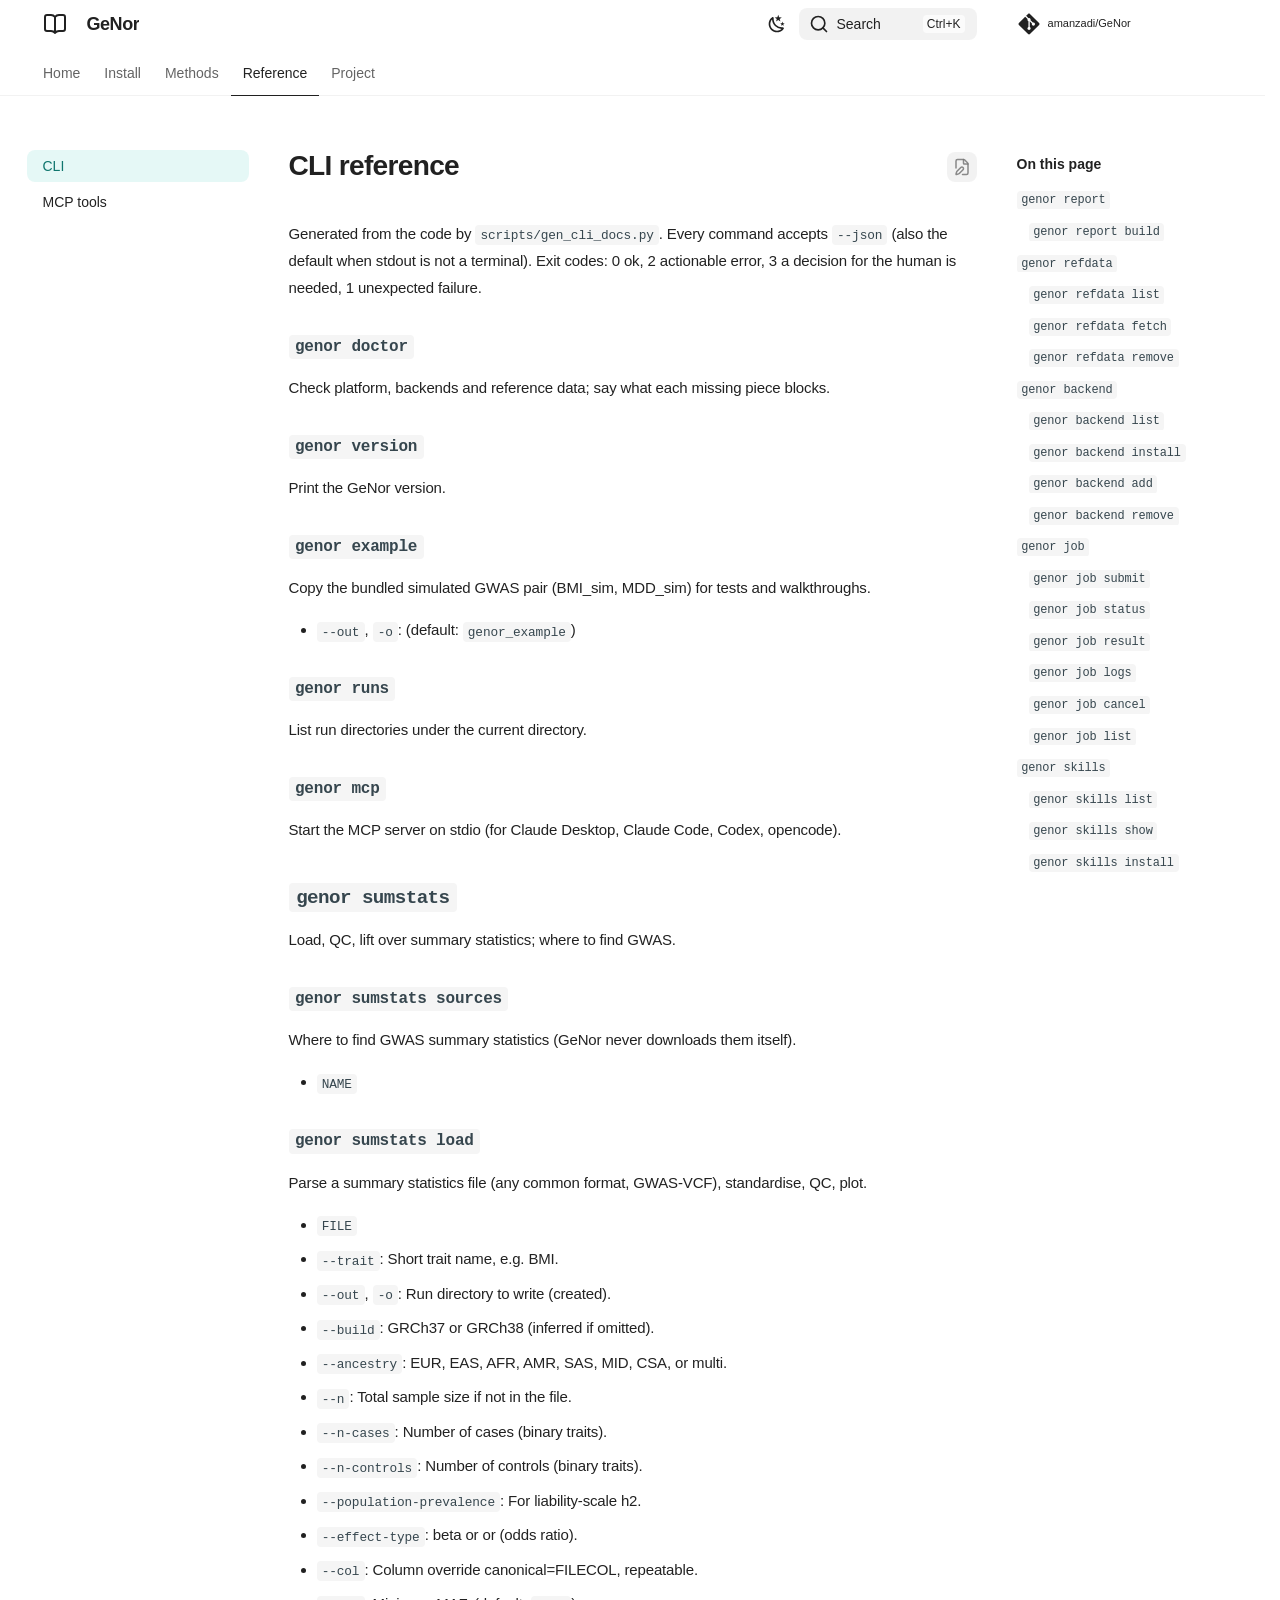
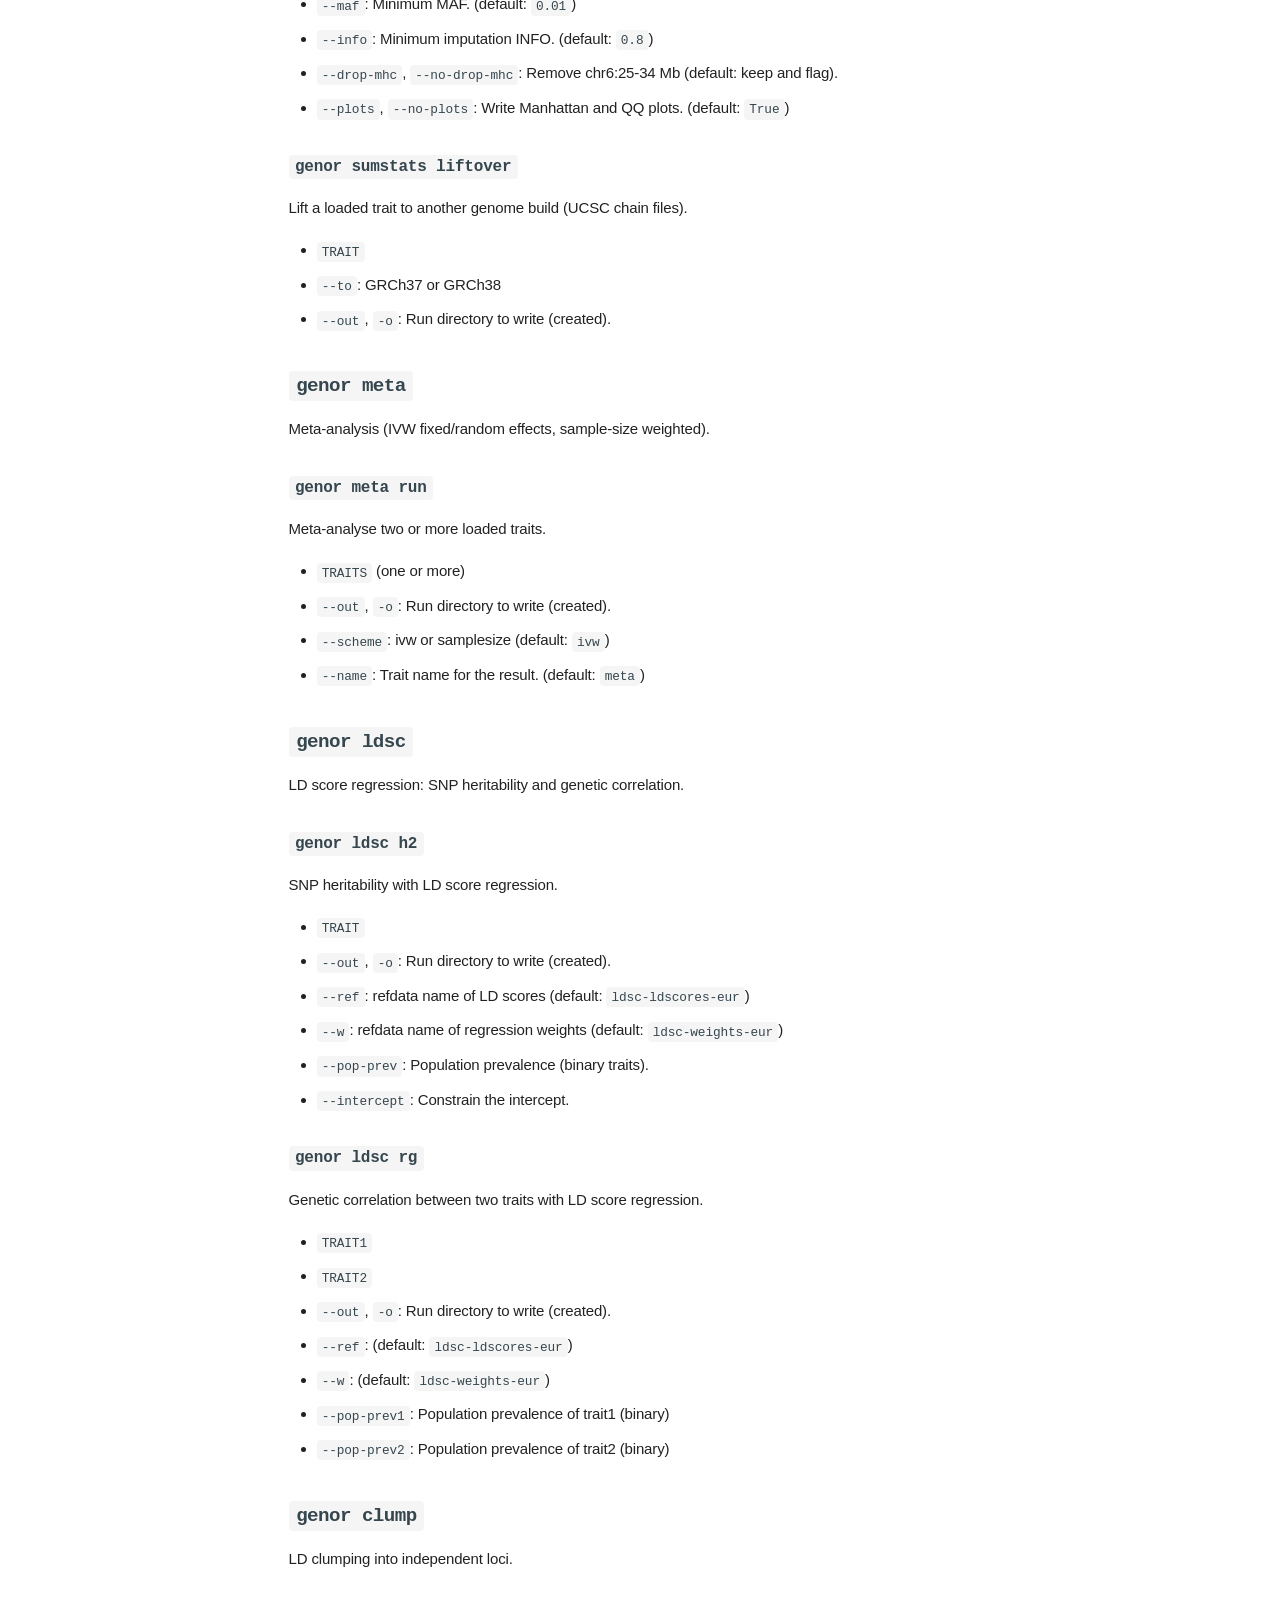
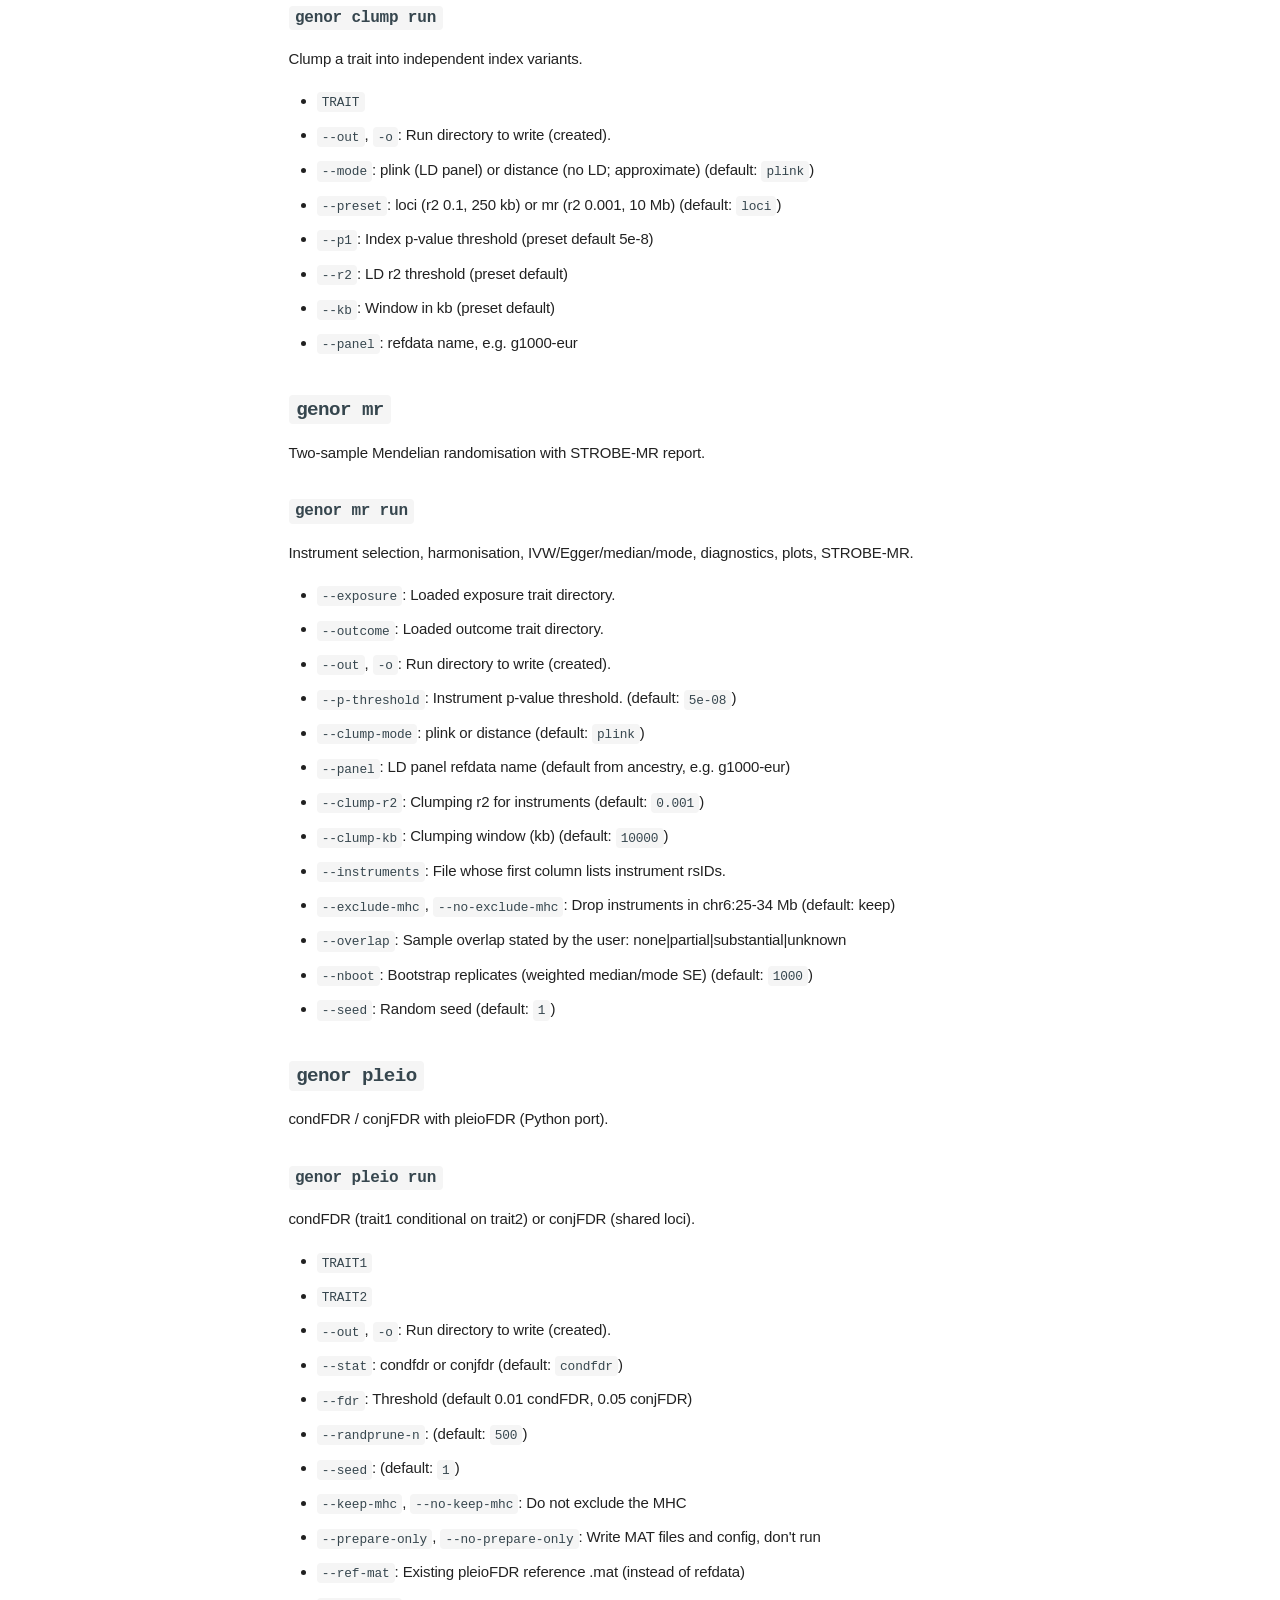
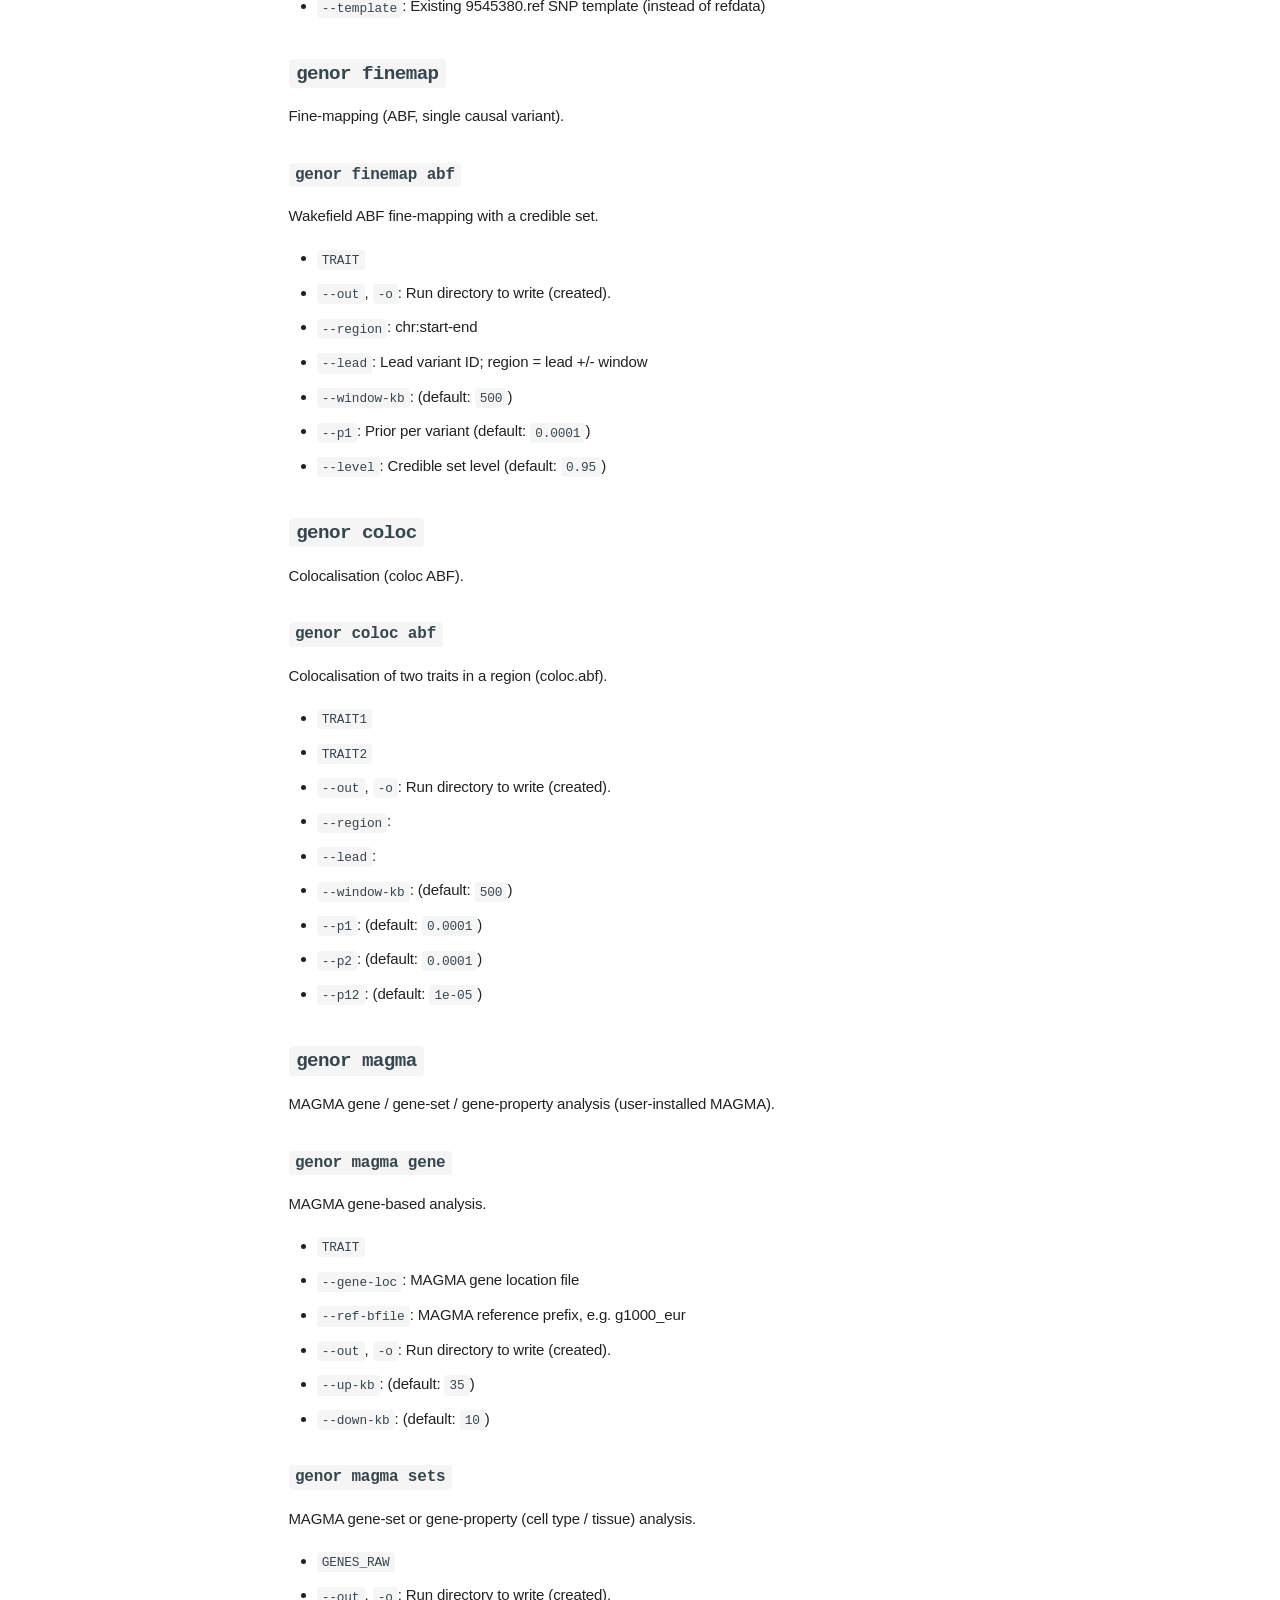
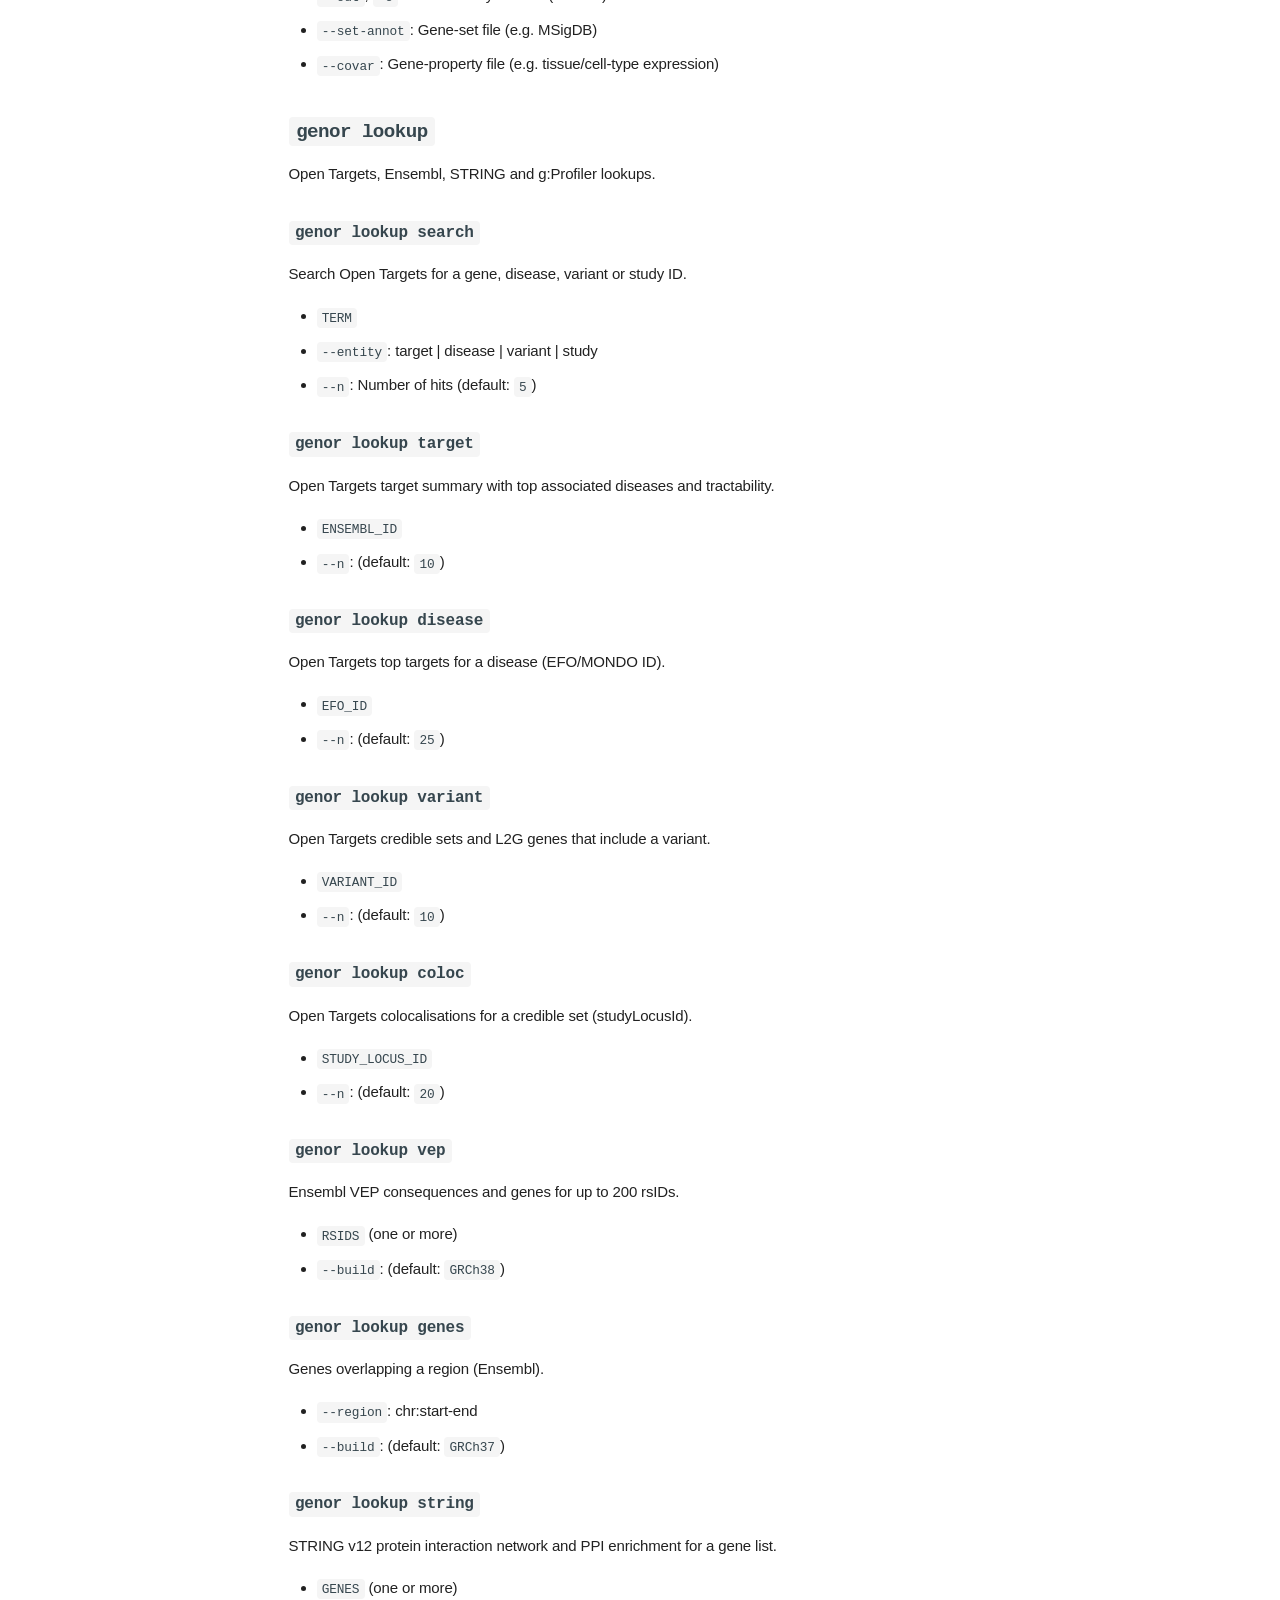
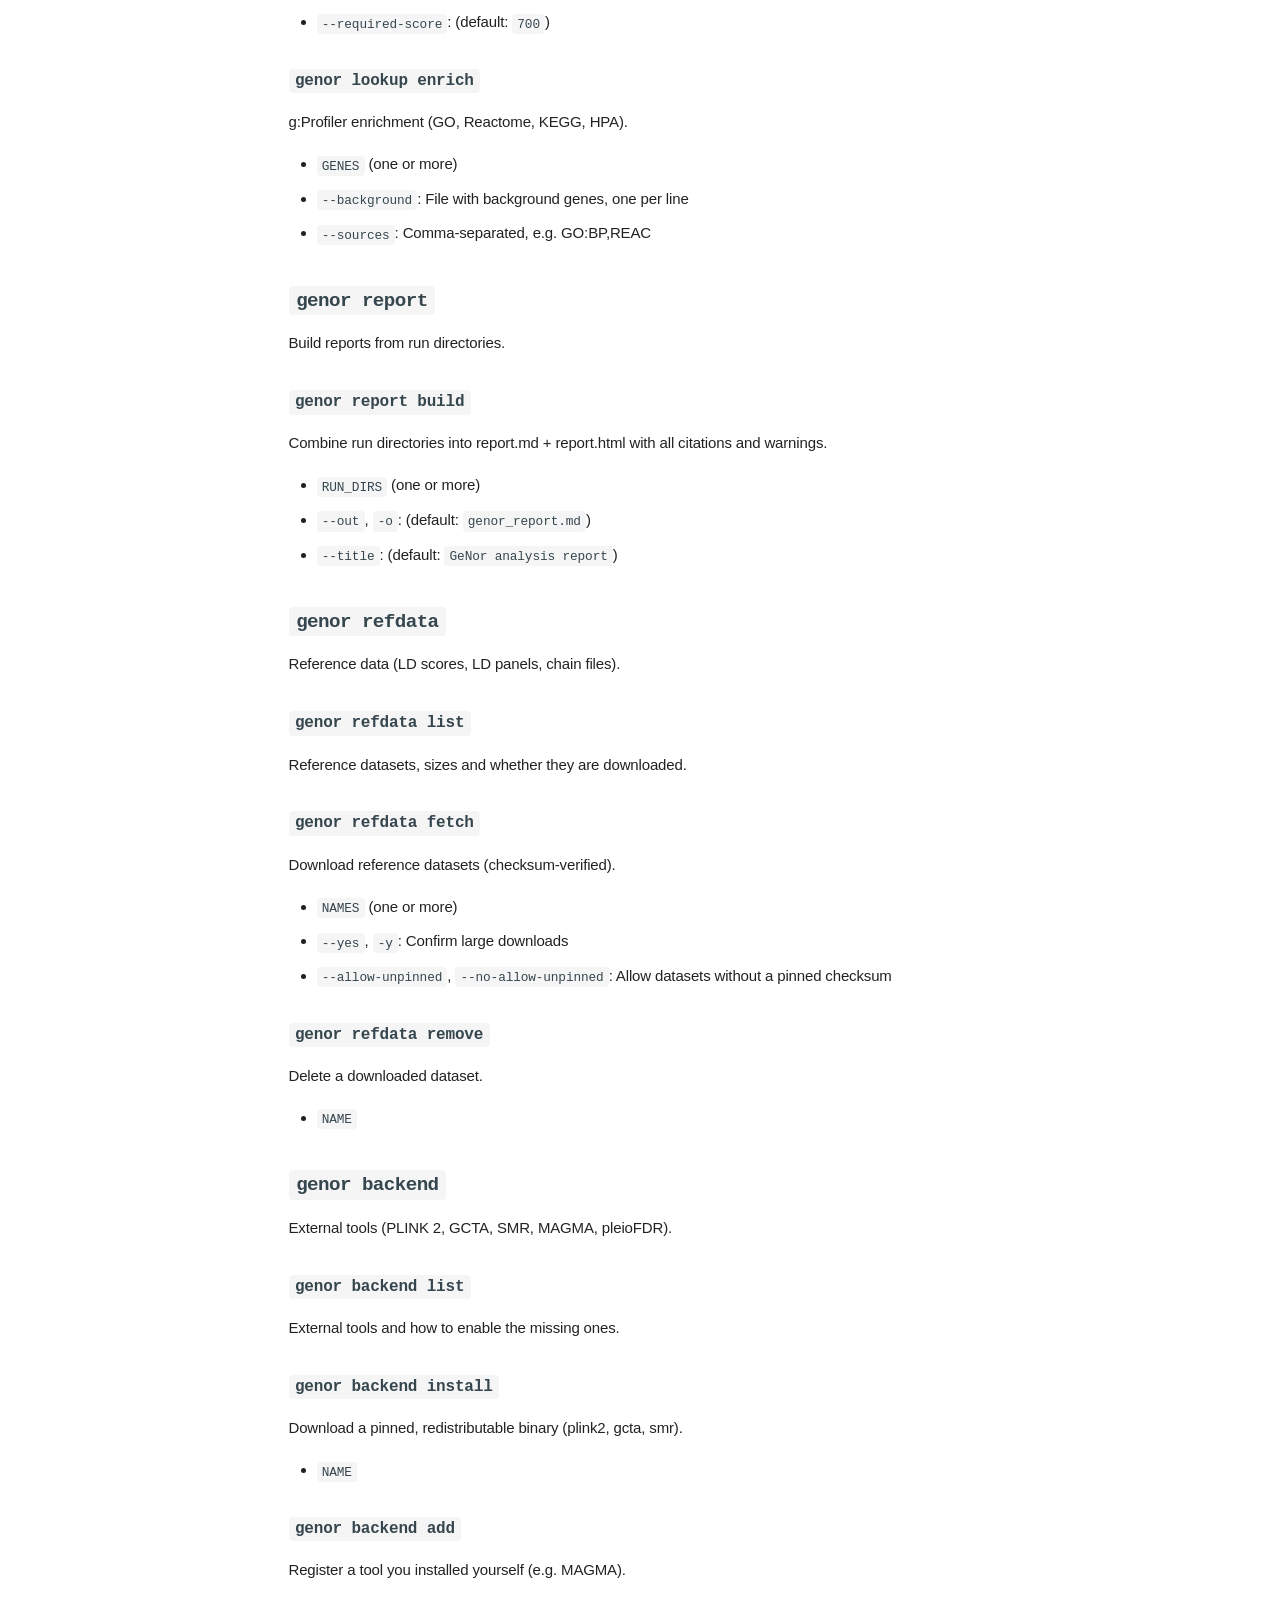
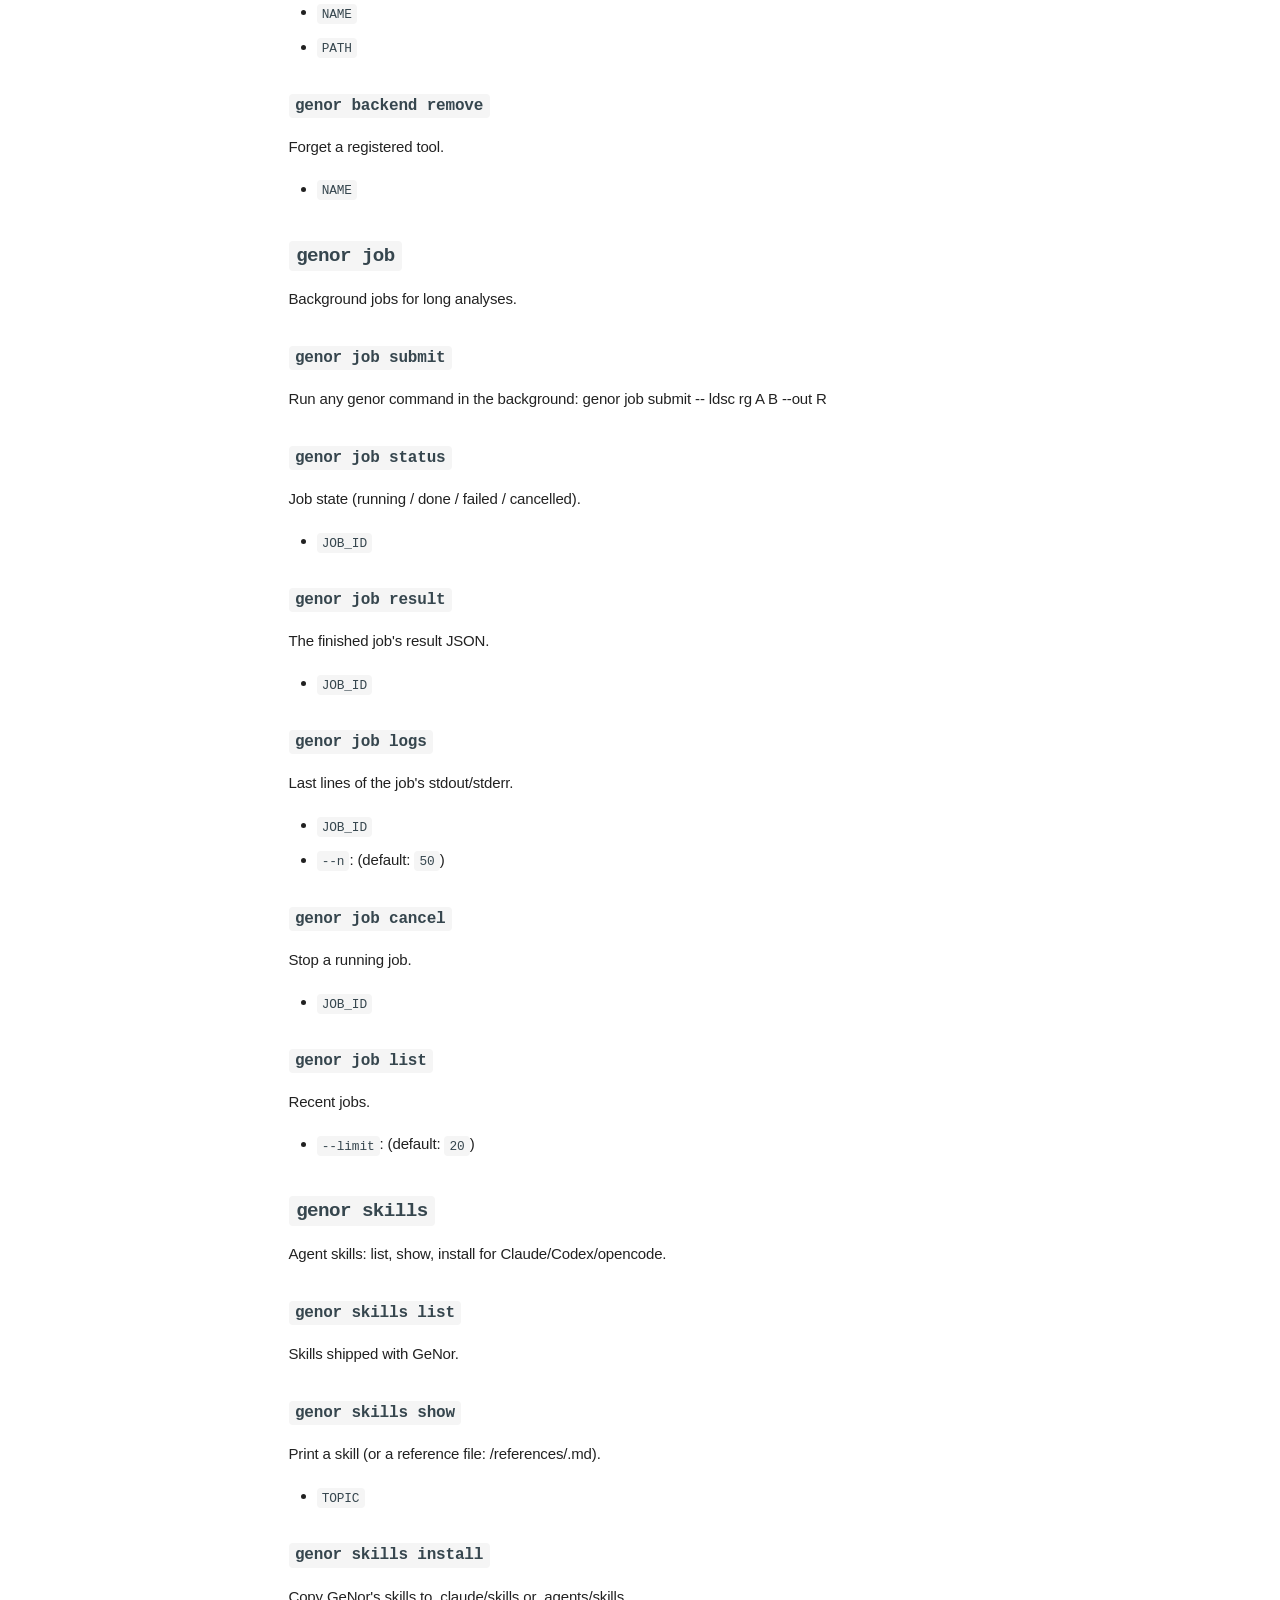
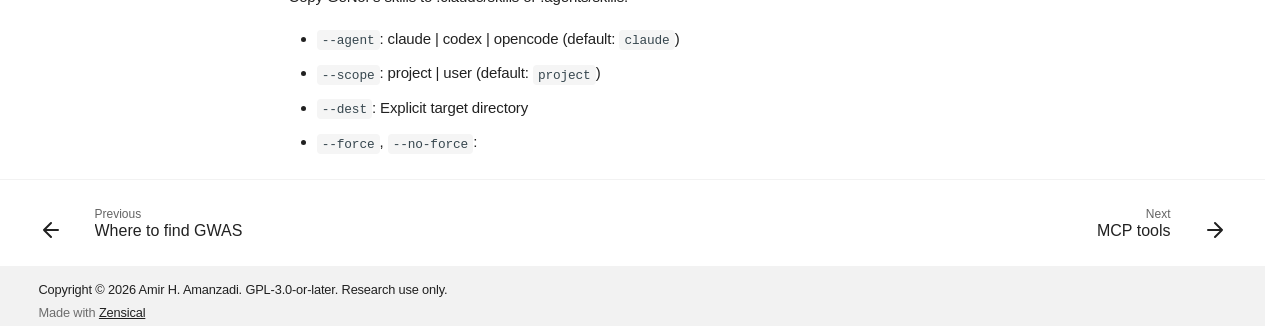
<file: cli/index.html>
<!doctype html>
<html lang="en" class="no-js">
  <head>
    
      <meta charset="utf-8">
      <meta name="viewport" content="width=device-width,initial-scale=1">
      
        <meta name="description" content="Post-GWAS analysis from summary statistics, built for AI agents.">
      
      
      
        <link rel="canonical" href="https://amanzadi.github.io/GeNor/cli/">
      
      
      
      
        <link rel="prev" href="../data-sources/">
      
      
        <link rel="next" href="../mcp/">
      
      
        
      
      
      <link rel="icon" href="../assets/images/favicon.png">
      <meta name="generator" content="zensical-0.1.3">
    
    
      
        <title>CLI - GeNor</title>
      
    
    
      
        
      
      <link rel="stylesheet" href="../assets/stylesheets/modern/main.e2cf241e.min.css">
      
        
          
        
        <link rel="stylesheet" href="../assets/stylesheets/modern/palette.b60ce83d.min.css">
      
      
      


    
    
      
    
    
      
    
    
      <link rel="stylesheet" href="../assets/site.css">
    
    <script>__md_scope=new URL("..",location),__md_scope.pathname.endsWith("/")||(__md_scope=new URL(__md_scope.pathname+"/",location)),__md_hash=e=>[...e].reduce(((e,t)=>(e<<5)-e+t.charCodeAt(0)),0),__md_get=(e,t=localStorage,_=__md_scope)=>JSON.parse(t.getItem(_.pathname+"."+e)),__md_set=(e,t,_=localStorage,a=__md_scope)=>{try{_.setItem(a.pathname+"."+e,JSON.stringify(t))}catch(e){}},document.documentElement.setAttribute("data-platform",navigator.platform)</script>
    
      

    
    
  </head>
  
  
    
    
      
    
    
    
    
    <body dir="ltr" data-md-color-scheme="default" data-md-color-primary="custom" data-md-color-accent="teal">
  
    
    <input class="md-toggle" data-md-toggle="drawer" type="checkbox" id="__drawer" autocomplete="off">
    <input class="md-toggle" data-md-toggle="search" type="checkbox" id="__search" autocomplete="off">
    <label class="md-overlay" for="__drawer" aria-hidden="true"></label>
    <div data-md-component="skip">
      <a href="#__skip" class="md-skip">
        Skip to content
      </a>
    </div>
    <div data-md-component="announce">
      
    </div>
    
    
      

<header class="md-header" data-md-component="header">
  <nav class="md-header__inner md-grid" aria-label="Header">
    <a href="./.." title="GeNor" class="md-header__button md-logo" aria-label="GeNor" data-md-component="logo">
      
  
  <svg xmlns="http://www.w3.org/2000/svg" fill="none" stroke="currentColor" stroke-linecap="round" stroke-linejoin="round" stroke-width="2" class="lucide lucide-book-open" viewBox="0 0 24 24"><path d="M12 5v16M20.001 19A2 2 0 0 0 22 17V5a2 2 0 0 0-1.999-2L16 3.002A5 5 0 0 0 12 5a5 5 0 0 0-4-2H4a2 2 0 0 0-2 2v12a2 2 0 0 0 1.999 2H8a5 5 0 0 1 4 2 5 5 0 0 1 4-2z"/></svg>

    </a>
    <label class="md-header__button md-icon" for="__drawer">
      
      <svg xmlns="http://www.w3.org/2000/svg" fill="none" stroke="currentColor" stroke-linecap="round" stroke-linejoin="round" stroke-width="2" class="lucide lucide-menu" viewBox="0 0 24 24"><path d="M4 5h16M4 12h16M4 19h16"/></svg>
      <span class="md-visually-hidden">Navigation</span>
    </label>
    <div class="md-header__title" data-md-component="header-title">
      <div class="md-header__ellipsis">
        <div class="md-header__topic">
          <span class="md-ellipsis">
            GeNor
          </span>
        </div>
        <div class="md-header__topic" data-md-component="header-topic">
          <span class="md-ellipsis">
            
              CLI
            
          </span>
        </div>
      </div>
    </div>
    
      
        <form class="md-header__option" data-md-component="palette">
  
    
    
    
    <input class="md-option" data-md-color-media="(prefers-color-scheme: light)" data-md-color-scheme="default" data-md-color-primary="custom" data-md-color-accent="teal"  aria-label="Dark mode"  type="radio" name="__palette" id="__palette_0">
    
      <label class="md-header__button md-icon" title="Dark mode" for="__palette_1" hidden>
        <svg xmlns="http://www.w3.org/2000/svg" viewBox="0 0 24 24"><path d="m17.75 4.09-2.53 1.94.91 3.06-2.63-1.81-2.63 1.81.91-3.06-2.53-1.94L12.44 4l1.06-3 1.06 3zm3.5 6.91-1.64 1.25.59 1.98-1.7-1.17-1.7 1.17.59-1.98L15.75 11l2.06-.05L18.5 9l.69 1.95zm-2.28 4.95c.83-.08 1.72 1.1 1.19 1.85-.32.45-.66.87-1.08 1.27C15.17 23 8.84 23 4.94 19.07c-3.91-3.9-3.91-10.24 0-14.14.4-.4.82-.76 1.27-1.08.75-.53 1.93.36 1.85 1.19-.27 2.86.69 5.83 2.89 8.02a9.96 9.96 0 0 0 8.02 2.89m-1.64 2.02a12.08 12.08 0 0 1-7.8-3.47c-2.17-2.19-3.33-5-3.49-7.82-2.81 3.14-2.7 7.96.31 10.98 3.02 3.01 7.84 3.12 10.98.31"/></svg>
      </label>
    
  
    
    
    
    <input class="md-option" data-md-color-media="(prefers-color-scheme: dark)" data-md-color-scheme="slate" data-md-color-primary="custom" data-md-color-accent="teal"  aria-label="Light mode"  type="radio" name="__palette" id="__palette_1">
    
      <label class="md-header__button md-icon" title="Light mode" for="__palette_0" hidden>
        <svg xmlns="http://www.w3.org/2000/svg" viewBox="0 0 24 24"><path d="M12 7a5 5 0 0 1 5 5 5 5 0 0 1-5 5 5 5 0 0 1-5-5 5 5 0 0 1 5-5m0 2a3 3 0 0 0-3 3 3 3 0 0 0 3 3 3 3 0 0 0 3-3 3 3 0 0 0-3-3m0-7 2.39 3.42C13.65 5.15 12.84 5 12 5s-1.65.15-2.39.42zM3.34 7l4.16-.35A7.2 7.2 0 0 0 5.94 8.5c-.44.74-.69 1.5-.83 2.29zm.02 10 1.76-3.77a7.131 7.131 0 0 0 2.38 4.14zM20.65 7l-1.77 3.79a7.02 7.02 0 0 0-2.38-4.15zm-.01 10-4.14.36c.59-.51 1.12-1.14 1.54-1.86.42-.73.69-1.5.83-2.29zM12 22l-2.41-3.44c.74.27 1.55.44 2.41.44.82 0 1.63-.17 2.37-.44z"/></svg>
      </label>
    
  
</form>
      
    
    
      <script>var palette=__md_get("__palette");if(palette&&palette.color){if("(prefers-color-scheme)"===palette.color.media){var media=matchMedia("(prefers-color-scheme: light)"),input=document.querySelector(media.matches?"[data-md-color-media='(prefers-color-scheme: light)']":"[data-md-color-media='(prefers-color-scheme: dark)']");palette.color.media=input.getAttribute("data-md-color-media"),palette.color.scheme=input.getAttribute("data-md-color-scheme"),palette.color.primary=input.getAttribute("data-md-color-primary"),palette.color.accent=input.getAttribute("data-md-color-accent")}for(var[key,value]of Object.entries(palette.color))document.body.setAttribute("data-md-color-"+key,value)}</script>
    
    
    
      
      
        <label class="md-header__button md-icon" for="__search">
          
          <svg xmlns="http://www.w3.org/2000/svg" fill="none" stroke="currentColor" stroke-linecap="round" stroke-linejoin="round" stroke-width="2" class="lucide lucide-search" viewBox="0 0 24 24"><path d="m21 21-4.34-4.34"/><circle cx="11" cy="11" r="8"/></svg>
          <span class="md-visually-hidden">Search</span>
        </label>
        <div class="md-search" data-md-component="search" role="dialog" aria-label="Search">
  <button type="button" class="md-search__button">
    Search
  </button>
</div>
      
    
    <div class="md-header__source">
      
        <a href="https://github.com/amanzadi/GeNor" title="Go to repository" class="md-source" data-md-component="source">
  <div class="md-source__icon md-icon">
    
    <svg xmlns="http://www.w3.org/2000/svg" viewBox="0 0 448 512"><!--! Font Awesome Free 7.3.1 by @fontawesome - https://fontawesome.com License - https://fontawesome.com/license/free (Icons: CC BY 4.0, Fonts: SIL OFL 1.1, Code: MIT License) Copyright 2026 Fonticons, Inc.--><path fill="currentColor" d="M439.6 236.1 244 40.5c-5.4-5.5-12.8-8.5-20.4-8.5s-15 3-20.4 8.4L162.5 81l51.5 51.5c27.1-9.1 52.7 16.8 43.4 43.7l49.7 49.7c34.2-11.8 61.2 31 35.5 56.7-26.5 26.5-70.2-2.9-56-37.3L240.3 199v121.9c25.3 12.5 22.3 41.8 9.1 55-6.4 6.4-15.2 10.1-24.3 10.1s-17.8-3.6-24.3-10.1c-17.6-17.6-11.1-46.9 11.2-56v-123c-20.8-8.5-24.6-30.7-18.6-45L142.6 101 8.5 235.1C3 240.6 0 247.9 0 255.5s3 15 8.5 20.4l195.6 195.7c5.4 5.4 12.7 8.4 20.4 8.4s15-3 20.4-8.4l194.7-194.7c5.4-5.4 8.4-12.8 8.4-20.4s-3-15-8.4-20.4"/></svg>
  </div>
  <div class="md-source__repository">
    amanzadi/GeNor
  </div>
</a>
      
    </div>
  </nav>
  
</header>
    
    <div class="md-container" data-md-component="container">
      
      
        
          
            
<nav class="md-tabs" aria-label="Tabs" data-md-component="tabs">
  <div class="md-grid">
    <ul class="md-tabs__list">
      
        
  
  
  
  
    <li class="md-tabs__item">
      <a href="./.." class="md-tabs__link">
        
  
  Home

      </a>
    </li>
  

      
        
  
  
  
  
    <li class="md-tabs__item">
      <a href="../install/" class="md-tabs__link">
        
  
  Install

      </a>
    </li>
  

      
        
  
  
  
  
    
      
    
    
    
      <li class="md-tabs__item">
        <a href="../methods/" class="md-tabs__link">
          
  
  Methods

        </a>
      </li>
    
  

      
        
  
  
  
    
  
  
    
      
    
    
    
      <li class="md-tabs__item md-tabs__item--active">
        <a href="././" class="md-tabs__link">
          
  
  Reference

        </a>
      </li>
    
  

      
        
  
  
  
  
    
      
    
    
    
      <li class="md-tabs__item">
        <a href="../architecture/" class="md-tabs__link">
          
  
  Project

        </a>
      </li>
    
  

      
    </ul>
  </div>
</nav>
          
        
      
      <main class="md-main" data-md-component="main">
        <div class="md-main__inner md-grid">
          
            
              
              <div class="md-sidebar md-sidebar--primary" data-md-component="sidebar" data-md-type="navigation" >
                <div class="md-sidebar__scrollwrap">
                  <div class="md-sidebar__inner">
                    


  


<nav class="md-nav md-nav--primary md-nav--lifted" aria-label="Navigation" data-md-level="0">
  <label class="md-nav__title" for="__drawer">
    <a href="./.." title="GeNor" class="md-nav__button md-logo" aria-label="GeNor" data-md-component="logo">
      
  
  <svg xmlns="http://www.w3.org/2000/svg" fill="none" stroke="currentColor" stroke-linecap="round" stroke-linejoin="round" stroke-width="2" class="lucide lucide-book-open" viewBox="0 0 24 24"><path d="M12 5v16M20.001 19A2 2 0 0 0 22 17V5a2 2 0 0 0-1.999-2L16 3.002A5 5 0 0 0 12 5a5 5 0 0 0-4-2H4a2 2 0 0 0-2 2v12a2 2 0 0 0 1.999 2H8a5 5 0 0 1 4 2 5 5 0 0 1 4-2z"/></svg>

    </a>
    GeNor
  </label>
  
    <div class="md-nav__source">
      <a href="https://github.com/amanzadi/GeNor" title="Go to repository" class="md-source" data-md-component="source">
  <div class="md-source__icon md-icon">
    
    <svg xmlns="http://www.w3.org/2000/svg" viewBox="0 0 448 512"><!--! Font Awesome Free 7.3.1 by @fontawesome - https://fontawesome.com License - https://fontawesome.com/license/free (Icons: CC BY 4.0, Fonts: SIL OFL 1.1, Code: MIT License) Copyright 2026 Fonticons, Inc.--><path fill="currentColor" d="M439.6 236.1 244 40.5c-5.4-5.5-12.8-8.5-20.4-8.5s-15 3-20.4 8.4L162.5 81l51.5 51.5c27.1-9.1 52.7 16.8 43.4 43.7l49.7 49.7c34.2-11.8 61.2 31 35.5 56.7-26.5 26.5-70.2-2.9-56-37.3L240.3 199v121.9c25.3 12.5 22.3 41.8 9.1 55-6.4 6.4-15.2 10.1-24.3 10.1s-17.8-3.6-24.3-10.1c-17.6-17.6-11.1-46.9 11.2-56v-123c-20.8-8.5-24.6-30.7-18.6-45L142.6 101 8.5 235.1C3 240.6 0 247.9 0 255.5s3 15 8.5 20.4l195.6 195.7c5.4 5.4 12.7 8.4 20.4 8.4s15-3 20.4-8.4l194.7-194.7c5.4-5.4 8.4-12.8 8.4-20.4s-3-15-8.4-20.4"/></svg>
  </div>
  <div class="md-source__repository">
    amanzadi/GeNor
  </div>
</a>
    </div>
  
  <ul class="md-nav__list" data-md-scrollfix>
    
      
      
  
  
  
  
    <li class="md-nav__item">
      <a href="./.." class="md-nav__link">
        
  
  
  <span class="md-ellipsis">
    
  
  Home

    
  </span>
  
  

      </a>
    </li>
  

    
      
      
  
  
  
  
    <li class="md-nav__item">
      <a href="../install/" class="md-nav__link">
        
  
  
  <span class="md-ellipsis">
    
  
  Install

    
  </span>
  
  

      </a>
    </li>
  

    
      
      
  
  
  
  
    
    
    
    
      
      
    
    
    <li class="md-nav__item md-nav__item--nested">
      
        
        
        <input class="md-nav__toggle md-toggle " type="checkbox" id="__nav_3" >
        
          
          <label class="md-nav__link" for="__nav_3" id="__nav_3_label" tabindex="0">
            
  
  
  <span class="md-ellipsis">
    
  
  Methods

    
  </span>
  
  

            <span class="md-nav__icon md-icon"></span>
          </label>
        
        
          <nav class="md-nav" data-md-level="1" aria-labelledby="__nav_3_label" aria-expanded="false">
            <label class="md-nav__title" for="__nav_3">
              <span class="md-nav__icon md-icon"></span>
              
  
  Methods

            </label>
            <ul class="md-nav__list" data-md-scrollfix>
              
                
                  
  
  
  
  
    <li class="md-nav__item">
      <a href="../methods/" class="md-nav__link">
        
  
  
  <span class="md-ellipsis">
    
  
  Methods and defaults

    
  </span>
  
  

      </a>
    </li>
  

                
              
                
                  
  
  
  
  
    <li class="md-nav__item">
      <a href="../validation/" class="md-nav__link">
        
  
  
  <span class="md-ellipsis">
    
  
  Validation

    
  </span>
  
  

      </a>
    </li>
  

                
              
                
                  
  
  
  
  
    <li class="md-nav__item">
      <a href="../reference-data/" class="md-nav__link">
        
  
  
  <span class="md-ellipsis">
    
  
  Reference data and tools

    
  </span>
  
  

      </a>
    </li>
  

                
              
                
                  
  
  
  
  
    <li class="md-nav__item">
      <a href="../data-sources/" class="md-nav__link">
        
  
  
  <span class="md-ellipsis">
    
  
  Where to find GWAS

    
  </span>
  
  

      </a>
    </li>
  

                
              
            </ul>
          </nav>
        
      
    </li>
  

    
      
      
  
  
    
  
  
  
    
    
    
    
      
        
        
      
      
    
    
    <li class="md-nav__item md-nav__item--active md-nav__item--section md-nav__item--nested">
      
        
        
        <input class="md-nav__toggle md-toggle " type="checkbox" id="__nav_4" checked>
        
          
          <label class="md-nav__link" for="__nav_4" id="__nav_4_label" tabindex="">
            
  
  
  <span class="md-ellipsis">
    
  
  Reference

    
  </span>
  
  

            <span class="md-nav__icon md-icon"></span>
          </label>
        
        
          <nav class="md-nav" data-md-level="1" aria-labelledby="__nav_4_label" aria-expanded="true">
            <label class="md-nav__title" for="__nav_4">
              <span class="md-nav__icon md-icon"></span>
              
  
  Reference

            </label>
            <ul class="md-nav__list" data-md-scrollfix>
              
                
                  
  
  
    
  
  
  
    <li class="md-nav__item md-nav__item--active">
      
      
      
      
        
      
      
        <label class="md-nav__link md-nav__link--active" for="__toc">
          
  
  
  <span class="md-ellipsis">
    
  
  CLI

    
  </span>
  
  

          <span class="md-nav__icon md-icon"></span>
        </label>
      
      <a href="././" class="md-nav__link md-nav__link--active">
        
  
  
  <span class="md-ellipsis">
    
  
  CLI

    
  </span>
  
  

      </a>
      
        


<nav class="md-nav md-nav--secondary" aria-label="On this page">
  
  
  
    
  
  
    <label class="md-nav__title" for="__toc">
      <span class="md-nav__icon md-icon"></span>
      On this page
    </label>
    <ul class="md-nav__list" data-md-component="toc" data-md-scrollfix>
      
        <li class="md-nav__item">
  <a href="#genor-doctor" class="md-nav__link">
    <span class="md-ellipsis">
      <span class="md-typeset">
        <code>genor doctor</code>
      </span>
    </span>
  </a>
  
</li>
      
        <li class="md-nav__item">
  <a href="#genor-version" class="md-nav__link">
    <span class="md-ellipsis">
      <span class="md-typeset">
        <code>genor version</code>
      </span>
    </span>
  </a>
  
</li>
      
        <li class="md-nav__item">
  <a href="#genor-example" class="md-nav__link">
    <span class="md-ellipsis">
      <span class="md-typeset">
        <code>genor example</code>
      </span>
    </span>
  </a>
  
</li>
      
        <li class="md-nav__item">
  <a href="#genor-runs" class="md-nav__link">
    <span class="md-ellipsis">
      <span class="md-typeset">
        <code>genor runs</code>
      </span>
    </span>
  </a>
  
</li>
      
        <li class="md-nav__item">
  <a href="#genor-mcp" class="md-nav__link">
    <span class="md-ellipsis">
      <span class="md-typeset">
        <code>genor mcp</code>
      </span>
    </span>
  </a>
  
</li>
      
        <li class="md-nav__item">
  <a href="#genor-sumstats" class="md-nav__link">
    <span class="md-ellipsis">
      <span class="md-typeset">
        <code>genor sumstats</code>
      </span>
    </span>
  </a>
  
    <nav class="md-nav" aria-label="genor sumstats">
      <ul class="md-nav__list">
        
          <li class="md-nav__item">
  <a href="#genor-sumstats-sources" class="md-nav__link">
    <span class="md-ellipsis">
      <span class="md-typeset">
        <code>genor sumstats sources</code>
      </span>
    </span>
  </a>
  
</li>
        
          <li class="md-nav__item">
  <a href="#genor-sumstats-load" class="md-nav__link">
    <span class="md-ellipsis">
      <span class="md-typeset">
        <code>genor sumstats load</code>
      </span>
    </span>
  </a>
  
</li>
        
          <li class="md-nav__item">
  <a href="#genor-sumstats-liftover" class="md-nav__link">
    <span class="md-ellipsis">
      <span class="md-typeset">
        <code>genor sumstats liftover</code>
      </span>
    </span>
  </a>
  
</li>
        
      </ul>
    </nav>
  
</li>
      
        <li class="md-nav__item">
  <a href="#genor-meta" class="md-nav__link">
    <span class="md-ellipsis">
      <span class="md-typeset">
        <code>genor meta</code>
      </span>
    </span>
  </a>
  
    <nav class="md-nav" aria-label="genor meta">
      <ul class="md-nav__list">
        
          <li class="md-nav__item">
  <a href="#genor-meta-run" class="md-nav__link">
    <span class="md-ellipsis">
      <span class="md-typeset">
        <code>genor meta run</code>
      </span>
    </span>
  </a>
  
</li>
        
      </ul>
    </nav>
  
</li>
      
        <li class="md-nav__item">
  <a href="#genor-ldsc" class="md-nav__link">
    <span class="md-ellipsis">
      <span class="md-typeset">
        <code>genor ldsc</code>
      </span>
    </span>
  </a>
  
    <nav class="md-nav" aria-label="genor ldsc">
      <ul class="md-nav__list">
        
          <li class="md-nav__item">
  <a href="#genor-ldsc-h2" class="md-nav__link">
    <span class="md-ellipsis">
      <span class="md-typeset">
        <code>genor ldsc h2</code>
      </span>
    </span>
  </a>
  
</li>
        
          <li class="md-nav__item">
  <a href="#genor-ldsc-rg" class="md-nav__link">
    <span class="md-ellipsis">
      <span class="md-typeset">
        <code>genor ldsc rg</code>
      </span>
    </span>
  </a>
  
</li>
        
      </ul>
    </nav>
  
</li>
      
        <li class="md-nav__item">
  <a href="#genor-clump" class="md-nav__link">
    <span class="md-ellipsis">
      <span class="md-typeset">
        <code>genor clump</code>
      </span>
    </span>
  </a>
  
    <nav class="md-nav" aria-label="genor clump">
      <ul class="md-nav__list">
        
          <li class="md-nav__item">
  <a href="#genor-clump-run" class="md-nav__link">
    <span class="md-ellipsis">
      <span class="md-typeset">
        <code>genor clump run</code>
      </span>
    </span>
  </a>
  
</li>
        
      </ul>
    </nav>
  
</li>
      
        <li class="md-nav__item">
  <a href="#genor-mr" class="md-nav__link">
    <span class="md-ellipsis">
      <span class="md-typeset">
        <code>genor mr</code>
      </span>
    </span>
  </a>
  
    <nav class="md-nav" aria-label="genor mr">
      <ul class="md-nav__list">
        
          <li class="md-nav__item">
  <a href="#genor-mr-run" class="md-nav__link">
    <span class="md-ellipsis">
      <span class="md-typeset">
        <code>genor mr run</code>
      </span>
    </span>
  </a>
  
</li>
        
      </ul>
    </nav>
  
</li>
      
        <li class="md-nav__item">
  <a href="#genor-pleio" class="md-nav__link">
    <span class="md-ellipsis">
      <span class="md-typeset">
        <code>genor pleio</code>
      </span>
    </span>
  </a>
  
    <nav class="md-nav" aria-label="genor pleio">
      <ul class="md-nav__list">
        
          <li class="md-nav__item">
  <a href="#genor-pleio-run" class="md-nav__link">
    <span class="md-ellipsis">
      <span class="md-typeset">
        <code>genor pleio run</code>
      </span>
    </span>
  </a>
  
</li>
        
      </ul>
    </nav>
  
</li>
      
        <li class="md-nav__item">
  <a href="#genor-finemap" class="md-nav__link">
    <span class="md-ellipsis">
      <span class="md-typeset">
        <code>genor finemap</code>
      </span>
    </span>
  </a>
  
    <nav class="md-nav" aria-label="genor finemap">
      <ul class="md-nav__list">
        
          <li class="md-nav__item">
  <a href="#genor-finemap-abf" class="md-nav__link">
    <span class="md-ellipsis">
      <span class="md-typeset">
        <code>genor finemap abf</code>
      </span>
    </span>
  </a>
  
</li>
        
      </ul>
    </nav>
  
</li>
      
        <li class="md-nav__item">
  <a href="#genor-coloc" class="md-nav__link">
    <span class="md-ellipsis">
      <span class="md-typeset">
        <code>genor coloc</code>
      </span>
    </span>
  </a>
  
    <nav class="md-nav" aria-label="genor coloc">
      <ul class="md-nav__list">
        
          <li class="md-nav__item">
  <a href="#genor-coloc-abf" class="md-nav__link">
    <span class="md-ellipsis">
      <span class="md-typeset">
        <code>genor coloc abf</code>
      </span>
    </span>
  </a>
  
</li>
        
      </ul>
    </nav>
  
</li>
      
        <li class="md-nav__item">
  <a href="#genor-magma" class="md-nav__link">
    <span class="md-ellipsis">
      <span class="md-typeset">
        <code>genor magma</code>
      </span>
    </span>
  </a>
  
    <nav class="md-nav" aria-label="genor magma">
      <ul class="md-nav__list">
        
          <li class="md-nav__item">
  <a href="#genor-magma-gene" class="md-nav__link">
    <span class="md-ellipsis">
      <span class="md-typeset">
        <code>genor magma gene</code>
      </span>
    </span>
  </a>
  
</li>
        
          <li class="md-nav__item">
  <a href="#genor-magma-sets" class="md-nav__link">
    <span class="md-ellipsis">
      <span class="md-typeset">
        <code>genor magma sets</code>
      </span>
    </span>
  </a>
  
</li>
        
      </ul>
    </nav>
  
</li>
      
        <li class="md-nav__item">
  <a href="#genor-lookup" class="md-nav__link">
    <span class="md-ellipsis">
      <span class="md-typeset">
        <code>genor lookup</code>
      </span>
    </span>
  </a>
  
    <nav class="md-nav" aria-label="genor lookup">
      <ul class="md-nav__list">
        
          <li class="md-nav__item">
  <a href="#genor-lookup-search" class="md-nav__link">
    <span class="md-ellipsis">
      <span class="md-typeset">
        <code>genor lookup search</code>
      </span>
    </span>
  </a>
  
</li>
        
          <li class="md-nav__item">
  <a href="#genor-lookup-target" class="md-nav__link">
    <span class="md-ellipsis">
      <span class="md-typeset">
        <code>genor lookup target</code>
      </span>
    </span>
  </a>
  
</li>
        
          <li class="md-nav__item">
  <a href="#genor-lookup-disease" class="md-nav__link">
    <span class="md-ellipsis">
      <span class="md-typeset">
        <code>genor lookup disease</code>
      </span>
    </span>
  </a>
  
</li>
        
          <li class="md-nav__item">
  <a href="#genor-lookup-variant" class="md-nav__link">
    <span class="md-ellipsis">
      <span class="md-typeset">
        <code>genor lookup variant</code>
      </span>
    </span>
  </a>
  
</li>
        
          <li class="md-nav__item">
  <a href="#genor-lookup-coloc" class="md-nav__link">
    <span class="md-ellipsis">
      <span class="md-typeset">
        <code>genor lookup coloc</code>
      </span>
    </span>
  </a>
  
</li>
        
          <li class="md-nav__item">
  <a href="#genor-lookup-vep" class="md-nav__link">
    <span class="md-ellipsis">
      <span class="md-typeset">
        <code>genor lookup vep</code>
      </span>
    </span>
  </a>
  
</li>
        
          <li class="md-nav__item">
  <a href="#genor-lookup-genes" class="md-nav__link">
    <span class="md-ellipsis">
      <span class="md-typeset">
        <code>genor lookup genes</code>
      </span>
    </span>
  </a>
  
</li>
        
          <li class="md-nav__item">
  <a href="#genor-lookup-string" class="md-nav__link">
    <span class="md-ellipsis">
      <span class="md-typeset">
        <code>genor lookup string</code>
      </span>
    </span>
  </a>
  
</li>
        
          <li class="md-nav__item">
  <a href="#genor-lookup-enrich" class="md-nav__link">
    <span class="md-ellipsis">
      <span class="md-typeset">
        <code>genor lookup enrich</code>
      </span>
    </span>
  </a>
  
</li>
        
      </ul>
    </nav>
  
</li>
      
        <li class="md-nav__item">
  <a href="#genor-report" class="md-nav__link">
    <span class="md-ellipsis">
      <span class="md-typeset">
        <code>genor report</code>
      </span>
    </span>
  </a>
  
    <nav class="md-nav" aria-label="genor report">
      <ul class="md-nav__list">
        
          <li class="md-nav__item">
  <a href="#genor-report-build" class="md-nav__link">
    <span class="md-ellipsis">
      <span class="md-typeset">
        <code>genor report build</code>
      </span>
    </span>
  </a>
  
</li>
        
      </ul>
    </nav>
  
</li>
      
        <li class="md-nav__item">
  <a href="#genor-refdata" class="md-nav__link">
    <span class="md-ellipsis">
      <span class="md-typeset">
        <code>genor refdata</code>
      </span>
    </span>
  </a>
  
    <nav class="md-nav" aria-label="genor refdata">
      <ul class="md-nav__list">
        
          <li class="md-nav__item">
  <a href="#genor-refdata-list" class="md-nav__link">
    <span class="md-ellipsis">
      <span class="md-typeset">
        <code>genor refdata list</code>
      </span>
    </span>
  </a>
  
</li>
        
          <li class="md-nav__item">
  <a href="#genor-refdata-fetch" class="md-nav__link">
    <span class="md-ellipsis">
      <span class="md-typeset">
        <code>genor refdata fetch</code>
      </span>
    </span>
  </a>
  
</li>
        
          <li class="md-nav__item">
  <a href="#genor-refdata-remove" class="md-nav__link">
    <span class="md-ellipsis">
      <span class="md-typeset">
        <code>genor refdata remove</code>
      </span>
    </span>
  </a>
  
</li>
        
      </ul>
    </nav>
  
</li>
      
        <li class="md-nav__item">
  <a href="#genor-backend" class="md-nav__link">
    <span class="md-ellipsis">
      <span class="md-typeset">
        <code>genor backend</code>
      </span>
    </span>
  </a>
  
    <nav class="md-nav" aria-label="genor backend">
      <ul class="md-nav__list">
        
          <li class="md-nav__item">
  <a href="#genor-backend-list" class="md-nav__link">
    <span class="md-ellipsis">
      <span class="md-typeset">
        <code>genor backend list</code>
      </span>
    </span>
  </a>
  
</li>
        
          <li class="md-nav__item">
  <a href="#genor-backend-install" class="md-nav__link">
    <span class="md-ellipsis">
      <span class="md-typeset">
        <code>genor backend install</code>
      </span>
    </span>
  </a>
  
</li>
        
          <li class="md-nav__item">
  <a href="#genor-backend-add" class="md-nav__link">
    <span class="md-ellipsis">
      <span class="md-typeset">
        <code>genor backend add</code>
      </span>
    </span>
  </a>
  
</li>
        
          <li class="md-nav__item">
  <a href="#genor-backend-remove" class="md-nav__link">
    <span class="md-ellipsis">
      <span class="md-typeset">
        <code>genor backend remove</code>
      </span>
    </span>
  </a>
  
</li>
        
      </ul>
    </nav>
  
</li>
      
        <li class="md-nav__item">
  <a href="#genor-job" class="md-nav__link">
    <span class="md-ellipsis">
      <span class="md-typeset">
        <code>genor job</code>
      </span>
    </span>
  </a>
  
    <nav class="md-nav" aria-label="genor job">
      <ul class="md-nav__list">
        
          <li class="md-nav__item">
  <a href="#genor-job-submit" class="md-nav__link">
    <span class="md-ellipsis">
      <span class="md-typeset">
        <code>genor job submit</code>
      </span>
    </span>
  </a>
  
</li>
        
          <li class="md-nav__item">
  <a href="#genor-job-status" class="md-nav__link">
    <span class="md-ellipsis">
      <span class="md-typeset">
        <code>genor job status</code>
      </span>
    </span>
  </a>
  
</li>
        
          <li class="md-nav__item">
  <a href="#genor-job-result" class="md-nav__link">
    <span class="md-ellipsis">
      <span class="md-typeset">
        <code>genor job result</code>
      </span>
    </span>
  </a>
  
</li>
        
          <li class="md-nav__item">
  <a href="#genor-job-logs" class="md-nav__link">
    <span class="md-ellipsis">
      <span class="md-typeset">
        <code>genor job logs</code>
      </span>
    </span>
  </a>
  
</li>
        
          <li class="md-nav__item">
  <a href="#genor-job-cancel" class="md-nav__link">
    <span class="md-ellipsis">
      <span class="md-typeset">
        <code>genor job cancel</code>
      </span>
    </span>
  </a>
  
</li>
        
          <li class="md-nav__item">
  <a href="#genor-job-list" class="md-nav__link">
    <span class="md-ellipsis">
      <span class="md-typeset">
        <code>genor job list</code>
      </span>
    </span>
  </a>
  
</li>
        
      </ul>
    </nav>
  
</li>
      
        <li class="md-nav__item">
  <a href="#genor-skills" class="md-nav__link">
    <span class="md-ellipsis">
      <span class="md-typeset">
        <code>genor skills</code>
      </span>
    </span>
  </a>
  
    <nav class="md-nav" aria-label="genor skills">
      <ul class="md-nav__list">
        
          <li class="md-nav__item">
  <a href="#genor-skills-list" class="md-nav__link">
    <span class="md-ellipsis">
      <span class="md-typeset">
        <code>genor skills list</code>
      </span>
    </span>
  </a>
  
</li>
        
          <li class="md-nav__item">
  <a href="#genor-skills-show" class="md-nav__link">
    <span class="md-ellipsis">
      <span class="md-typeset">
        <code>genor skills show</code>
      </span>
    </span>
  </a>
  
</li>
        
          <li class="md-nav__item">
  <a href="#genor-skills-install" class="md-nav__link">
    <span class="md-ellipsis">
      <span class="md-typeset">
        <code>genor skills install</code>
      </span>
    </span>
  </a>
  
</li>
        
      </ul>
    </nav>
  
</li>
      
    </ul>
  
</nav>
      
    </li>
  

                
              
                
                  
  
  
  
  
    <li class="md-nav__item">
      <a href="../mcp/" class="md-nav__link">
        
  
  
  <span class="md-ellipsis">
    
  
  MCP tools

    
  </span>
  
  

      </a>
    </li>
  

                
              
            </ul>
          </nav>
        
      
    </li>
  

    
      
      
  
  
  
  
    
    
    
    
      
      
    
    
    <li class="md-nav__item md-nav__item--nested">
      
        
        
        <input class="md-nav__toggle md-toggle " type="checkbox" id="__nav_5" >
        
          
          <label class="md-nav__link" for="__nav_5" id="__nav_5_label" tabindex="0">
            
  
  
  <span class="md-ellipsis">
    
  
  Project

    
  </span>
  
  

            <span class="md-nav__icon md-icon"></span>
          </label>
        
        
          <nav class="md-nav" data-md-level="1" aria-labelledby="__nav_5_label" aria-expanded="false">
            <label class="md-nav__title" for="__nav_5">
              <span class="md-nav__icon md-icon"></span>
              
  
  Project

            </label>
            <ul class="md-nav__list" data-md-scrollfix>
              
                
                  
  
  
  
  
    <li class="md-nav__item">
      <a href="../architecture/" class="md-nav__link">
        
  
  
  <span class="md-ellipsis">
    
  
  Architecture

    
  </span>
  
  

      </a>
    </li>
  

                
              
                
                  
  
  
  
  
    <li class="md-nav__item">
      <a href="../roadmap/" class="md-nav__link">
        
  
  
  <span class="md-ellipsis">
    
  
  Roadmap

    
  </span>
  
  

      </a>
    </li>
  

                
              
            </ul>
          </nav>
        
      
    </li>
  

    
  </ul>
</nav>
                  </div>
                </div>
              </div>
            
            
              
              <div class="md-sidebar md-sidebar--secondary" data-md-component="sidebar" data-md-type="toc" >
                <div class="md-sidebar__scrollwrap">
                  
                    
                    
                    
                      
                    
                    
                      <input class="md-nav__toggle md-toggle" type="checkbox" id="__toc">
                      <div class="md-sidebar-button__wrapper">
                        <label class="md-sidebar-button" for="__toc"></label>
                      </div>
                    
                  
                  <div class="md-sidebar__inner">
                    


<nav class="md-nav md-nav--secondary" aria-label="On this page">
  
  
  
    
  
  
    <label class="md-nav__title" for="__toc">
      <span class="md-nav__icon md-icon"></span>
      On this page
    </label>
    <ul class="md-nav__list" data-md-component="toc" data-md-scrollfix>
      
        <li class="md-nav__item">
  <a href="#genor-doctor" class="md-nav__link">
    <span class="md-ellipsis">
      <span class="md-typeset">
        <code>genor doctor</code>
      </span>
    </span>
  </a>
  
</li>
      
        <li class="md-nav__item">
  <a href="#genor-version" class="md-nav__link">
    <span class="md-ellipsis">
      <span class="md-typeset">
        <code>genor version</code>
      </span>
    </span>
  </a>
  
</li>
      
        <li class="md-nav__item">
  <a href="#genor-example" class="md-nav__link">
    <span class="md-ellipsis">
      <span class="md-typeset">
        <code>genor example</code>
      </span>
    </span>
  </a>
  
</li>
      
        <li class="md-nav__item">
  <a href="#genor-runs" class="md-nav__link">
    <span class="md-ellipsis">
      <span class="md-typeset">
        <code>genor runs</code>
      </span>
    </span>
  </a>
  
</li>
      
        <li class="md-nav__item">
  <a href="#genor-mcp" class="md-nav__link">
    <span class="md-ellipsis">
      <span class="md-typeset">
        <code>genor mcp</code>
      </span>
    </span>
  </a>
  
</li>
      
        <li class="md-nav__item">
  <a href="#genor-sumstats" class="md-nav__link">
    <span class="md-ellipsis">
      <span class="md-typeset">
        <code>genor sumstats</code>
      </span>
    </span>
  </a>
  
    <nav class="md-nav" aria-label="genor sumstats">
      <ul class="md-nav__list">
        
          <li class="md-nav__item">
  <a href="#genor-sumstats-sources" class="md-nav__link">
    <span class="md-ellipsis">
      <span class="md-typeset">
        <code>genor sumstats sources</code>
      </span>
    </span>
  </a>
  
</li>
        
          <li class="md-nav__item">
  <a href="#genor-sumstats-load" class="md-nav__link">
    <span class="md-ellipsis">
      <span class="md-typeset">
        <code>genor sumstats load</code>
      </span>
    </span>
  </a>
  
</li>
        
          <li class="md-nav__item">
  <a href="#genor-sumstats-liftover" class="md-nav__link">
    <span class="md-ellipsis">
      <span class="md-typeset">
        <code>genor sumstats liftover</code>
      </span>
    </span>
  </a>
  
</li>
        
      </ul>
    </nav>
  
</li>
      
        <li class="md-nav__item">
  <a href="#genor-meta" class="md-nav__link">
    <span class="md-ellipsis">
      <span class="md-typeset">
        <code>genor meta</code>
      </span>
    </span>
  </a>
  
    <nav class="md-nav" aria-label="genor meta">
      <ul class="md-nav__list">
        
          <li class="md-nav__item">
  <a href="#genor-meta-run" class="md-nav__link">
    <span class="md-ellipsis">
      <span class="md-typeset">
        <code>genor meta run</code>
      </span>
    </span>
  </a>
  
</li>
        
      </ul>
    </nav>
  
</li>
      
        <li class="md-nav__item">
  <a href="#genor-ldsc" class="md-nav__link">
    <span class="md-ellipsis">
      <span class="md-typeset">
        <code>genor ldsc</code>
      </span>
    </span>
  </a>
  
    <nav class="md-nav" aria-label="genor ldsc">
      <ul class="md-nav__list">
        
          <li class="md-nav__item">
  <a href="#genor-ldsc-h2" class="md-nav__link">
    <span class="md-ellipsis">
      <span class="md-typeset">
        <code>genor ldsc h2</code>
      </span>
    </span>
  </a>
  
</li>
        
          <li class="md-nav__item">
  <a href="#genor-ldsc-rg" class="md-nav__link">
    <span class="md-ellipsis">
      <span class="md-typeset">
        <code>genor ldsc rg</code>
      </span>
    </span>
  </a>
  
</li>
        
      </ul>
    </nav>
  
</li>
      
        <li class="md-nav__item">
  <a href="#genor-clump" class="md-nav__link">
    <span class="md-ellipsis">
      <span class="md-typeset">
        <code>genor clump</code>
      </span>
    </span>
  </a>
  
    <nav class="md-nav" aria-label="genor clump">
      <ul class="md-nav__list">
        
          <li class="md-nav__item">
  <a href="#genor-clump-run" class="md-nav__link">
    <span class="md-ellipsis">
      <span class="md-typeset">
        <code>genor clump run</code>
      </span>
    </span>
  </a>
  
</li>
        
      </ul>
    </nav>
  
</li>
      
        <li class="md-nav__item">
  <a href="#genor-mr" class="md-nav__link">
    <span class="md-ellipsis">
      <span class="md-typeset">
        <code>genor mr</code>
      </span>
    </span>
  </a>
  
    <nav class="md-nav" aria-label="genor mr">
      <ul class="md-nav__list">
        
          <li class="md-nav__item">
  <a href="#genor-mr-run" class="md-nav__link">
    <span class="md-ellipsis">
      <span class="md-typeset">
        <code>genor mr run</code>
      </span>
    </span>
  </a>
  
</li>
        
      </ul>
    </nav>
  
</li>
      
        <li class="md-nav__item">
  <a href="#genor-pleio" class="md-nav__link">
    <span class="md-ellipsis">
      <span class="md-typeset">
        <code>genor pleio</code>
      </span>
    </span>
  </a>
  
    <nav class="md-nav" aria-label="genor pleio">
      <ul class="md-nav__list">
        
          <li class="md-nav__item">
  <a href="#genor-pleio-run" class="md-nav__link">
    <span class="md-ellipsis">
      <span class="md-typeset">
        <code>genor pleio run</code>
      </span>
    </span>
  </a>
  
</li>
        
      </ul>
    </nav>
  
</li>
      
        <li class="md-nav__item">
  <a href="#genor-finemap" class="md-nav__link">
    <span class="md-ellipsis">
      <span class="md-typeset">
        <code>genor finemap</code>
      </span>
    </span>
  </a>
  
    <nav class="md-nav" aria-label="genor finemap">
      <ul class="md-nav__list">
        
          <li class="md-nav__item">
  <a href="#genor-finemap-abf" class="md-nav__link">
    <span class="md-ellipsis">
      <span class="md-typeset">
        <code>genor finemap abf</code>
      </span>
    </span>
  </a>
  
</li>
        
      </ul>
    </nav>
  
</li>
      
        <li class="md-nav__item">
  <a href="#genor-coloc" class="md-nav__link">
    <span class="md-ellipsis">
      <span class="md-typeset">
        <code>genor coloc</code>
      </span>
    </span>
  </a>
  
    <nav class="md-nav" aria-label="genor coloc">
      <ul class="md-nav__list">
        
          <li class="md-nav__item">
  <a href="#genor-coloc-abf" class="md-nav__link">
    <span class="md-ellipsis">
      <span class="md-typeset">
        <code>genor coloc abf</code>
      </span>
    </span>
  </a>
  
</li>
        
      </ul>
    </nav>
  
</li>
      
        <li class="md-nav__item">
  <a href="#genor-magma" class="md-nav__link">
    <span class="md-ellipsis">
      <span class="md-typeset">
        <code>genor magma</code>
      </span>
    </span>
  </a>
  
    <nav class="md-nav" aria-label="genor magma">
      <ul class="md-nav__list">
        
          <li class="md-nav__item">
  <a href="#genor-magma-gene" class="md-nav__link">
    <span class="md-ellipsis">
      <span class="md-typeset">
        <code>genor magma gene</code>
      </span>
    </span>
  </a>
  
</li>
        
          <li class="md-nav__item">
  <a href="#genor-magma-sets" class="md-nav__link">
    <span class="md-ellipsis">
      <span class="md-typeset">
        <code>genor magma sets</code>
      </span>
    </span>
  </a>
  
</li>
        
      </ul>
    </nav>
  
</li>
      
        <li class="md-nav__item">
  <a href="#genor-lookup" class="md-nav__link">
    <span class="md-ellipsis">
      <span class="md-typeset">
        <code>genor lookup</code>
      </span>
    </span>
  </a>
  
    <nav class="md-nav" aria-label="genor lookup">
      <ul class="md-nav__list">
        
          <li class="md-nav__item">
  <a href="#genor-lookup-search" class="md-nav__link">
    <span class="md-ellipsis">
      <span class="md-typeset">
        <code>genor lookup search</code>
      </span>
    </span>
  </a>
  
</li>
        
          <li class="md-nav__item">
  <a href="#genor-lookup-target" class="md-nav__link">
    <span class="md-ellipsis">
      <span class="md-typeset">
        <code>genor lookup target</code>
      </span>
    </span>
  </a>
  
</li>
        
          <li class="md-nav__item">
  <a href="#genor-lookup-disease" class="md-nav__link">
    <span class="md-ellipsis">
      <span class="md-typeset">
        <code>genor lookup disease</code>
      </span>
    </span>
  </a>
  
</li>
        
          <li class="md-nav__item">
  <a href="#genor-lookup-variant" class="md-nav__link">
    <span class="md-ellipsis">
      <span class="md-typeset">
        <code>genor lookup variant</code>
      </span>
    </span>
  </a>
  
</li>
        
          <li class="md-nav__item">
  <a href="#genor-lookup-coloc" class="md-nav__link">
    <span class="md-ellipsis">
      <span class="md-typeset">
        <code>genor lookup coloc</code>
      </span>
    </span>
  </a>
  
</li>
        
          <li class="md-nav__item">
  <a href="#genor-lookup-vep" class="md-nav__link">
    <span class="md-ellipsis">
      <span class="md-typeset">
        <code>genor lookup vep</code>
      </span>
    </span>
  </a>
  
</li>
        
          <li class="md-nav__item">
  <a href="#genor-lookup-genes" class="md-nav__link">
    <span class="md-ellipsis">
      <span class="md-typeset">
        <code>genor lookup genes</code>
      </span>
    </span>
  </a>
  
</li>
        
          <li class="md-nav__item">
  <a href="#genor-lookup-string" class="md-nav__link">
    <span class="md-ellipsis">
      <span class="md-typeset">
        <code>genor lookup string</code>
      </span>
    </span>
  </a>
  
</li>
        
          <li class="md-nav__item">
  <a href="#genor-lookup-enrich" class="md-nav__link">
    <span class="md-ellipsis">
      <span class="md-typeset">
        <code>genor lookup enrich</code>
      </span>
    </span>
  </a>
  
</li>
        
      </ul>
    </nav>
  
</li>
      
        <li class="md-nav__item">
  <a href="#genor-report" class="md-nav__link">
    <span class="md-ellipsis">
      <span class="md-typeset">
        <code>genor report</code>
      </span>
    </span>
  </a>
  
    <nav class="md-nav" aria-label="genor report">
      <ul class="md-nav__list">
        
          <li class="md-nav__item">
  <a href="#genor-report-build" class="md-nav__link">
    <span class="md-ellipsis">
      <span class="md-typeset">
        <code>genor report build</code>
      </span>
    </span>
  </a>
  
</li>
        
      </ul>
    </nav>
  
</li>
      
        <li class="md-nav__item">
  <a href="#genor-refdata" class="md-nav__link">
    <span class="md-ellipsis">
      <span class="md-typeset">
        <code>genor refdata</code>
      </span>
    </span>
  </a>
  
    <nav class="md-nav" aria-label="genor refdata">
      <ul class="md-nav__list">
        
          <li class="md-nav__item">
  <a href="#genor-refdata-list" class="md-nav__link">
    <span class="md-ellipsis">
      <span class="md-typeset">
        <code>genor refdata list</code>
      </span>
    </span>
  </a>
  
</li>
        
          <li class="md-nav__item">
  <a href="#genor-refdata-fetch" class="md-nav__link">
    <span class="md-ellipsis">
      <span class="md-typeset">
        <code>genor refdata fetch</code>
      </span>
    </span>
  </a>
  
</li>
        
          <li class="md-nav__item">
  <a href="#genor-refdata-remove" class="md-nav__link">
    <span class="md-ellipsis">
      <span class="md-typeset">
        <code>genor refdata remove</code>
      </span>
    </span>
  </a>
  
</li>
        
      </ul>
    </nav>
  
</li>
      
        <li class="md-nav__item">
  <a href="#genor-backend" class="md-nav__link">
    <span class="md-ellipsis">
      <span class="md-typeset">
        <code>genor backend</code>
      </span>
    </span>
  </a>
  
    <nav class="md-nav" aria-label="genor backend">
      <ul class="md-nav__list">
        
          <li class="md-nav__item">
  <a href="#genor-backend-list" class="md-nav__link">
    <span class="md-ellipsis">
      <span class="md-typeset">
        <code>genor backend list</code>
      </span>
    </span>
  </a>
  
</li>
        
          <li class="md-nav__item">
  <a href="#genor-backend-install" class="md-nav__link">
    <span class="md-ellipsis">
      <span class="md-typeset">
        <code>genor backend install</code>
      </span>
    </span>
  </a>
  
</li>
        
          <li class="md-nav__item">
  <a href="#genor-backend-add" class="md-nav__link">
    <span class="md-ellipsis">
      <span class="md-typeset">
        <code>genor backend add</code>
      </span>
    </span>
  </a>
  
</li>
        
          <li class="md-nav__item">
  <a href="#genor-backend-remove" class="md-nav__link">
    <span class="md-ellipsis">
      <span class="md-typeset">
        <code>genor backend remove</code>
      </span>
    </span>
  </a>
  
</li>
        
      </ul>
    </nav>
  
</li>
      
        <li class="md-nav__item">
  <a href="#genor-job" class="md-nav__link">
    <span class="md-ellipsis">
      <span class="md-typeset">
        <code>genor job</code>
      </span>
    </span>
  </a>
  
    <nav class="md-nav" aria-label="genor job">
      <ul class="md-nav__list">
        
          <li class="md-nav__item">
  <a href="#genor-job-submit" class="md-nav__link">
    <span class="md-ellipsis">
      <span class="md-typeset">
        <code>genor job submit</code>
      </span>
    </span>
  </a>
  
</li>
        
          <li class="md-nav__item">
  <a href="#genor-job-status" class="md-nav__link">
    <span class="md-ellipsis">
      <span class="md-typeset">
        <code>genor job status</code>
      </span>
    </span>
  </a>
  
</li>
        
          <li class="md-nav__item">
  <a href="#genor-job-result" class="md-nav__link">
    <span class="md-ellipsis">
      <span class="md-typeset">
        <code>genor job result</code>
      </span>
    </span>
  </a>
  
</li>
        
          <li class="md-nav__item">
  <a href="#genor-job-logs" class="md-nav__link">
    <span class="md-ellipsis">
      <span class="md-typeset">
        <code>genor job logs</code>
      </span>
    </span>
  </a>
  
</li>
        
          <li class="md-nav__item">
  <a href="#genor-job-cancel" class="md-nav__link">
    <span class="md-ellipsis">
      <span class="md-typeset">
        <code>genor job cancel</code>
      </span>
    </span>
  </a>
  
</li>
        
          <li class="md-nav__item">
  <a href="#genor-job-list" class="md-nav__link">
    <span class="md-ellipsis">
      <span class="md-typeset">
        <code>genor job list</code>
      </span>
    </span>
  </a>
  
</li>
        
      </ul>
    </nav>
  
</li>
      
        <li class="md-nav__item">
  <a href="#genor-skills" class="md-nav__link">
    <span class="md-ellipsis">
      <span class="md-typeset">
        <code>genor skills</code>
      </span>
    </span>
  </a>
  
    <nav class="md-nav" aria-label="genor skills">
      <ul class="md-nav__list">
        
          <li class="md-nav__item">
  <a href="#genor-skills-list" class="md-nav__link">
    <span class="md-ellipsis">
      <span class="md-typeset">
        <code>genor skills list</code>
      </span>
    </span>
  </a>
  
</li>
        
          <li class="md-nav__item">
  <a href="#genor-skills-show" class="md-nav__link">
    <span class="md-ellipsis">
      <span class="md-typeset">
        <code>genor skills show</code>
      </span>
    </span>
  </a>
  
</li>
        
          <li class="md-nav__item">
  <a href="#genor-skills-install" class="md-nav__link">
    <span class="md-ellipsis">
      <span class="md-typeset">
        <code>genor skills install</code>
      </span>
    </span>
  </a>
  
</li>
        
      </ul>
    </nav>
  
</li>
      
    </ul>
  
</nav>
                  </div>
                </div>
              </div>
            
          
          
            <div class="md-content" data-md-component="content">
              
              <article class="md-content__inner md-typeset">
                <a id="__skip" tabindex="-1"></a>
                
                  

  
    <a href="https://github.com/amanzadi/GeNor/edit/main/docs/cli.md" title="Edit this page" class="md-content__button md-icon" rel="edit">
      
      <svg xmlns="http://www.w3.org/2000/svg" fill="none" stroke="currentColor" stroke-linecap="round" stroke-linejoin="round" stroke-width="2" class="lucide lucide-file-pen" viewBox="0 0 24 24"><path d="M12.659 22H18a2 2 0 0 0 2-2V8a2.4 2.4 0 0 0-.706-1.706l-3.588-3.588A2.4 2.4 0 0 0 14 2H6a2 2 0 0 0-2 2v9.34"/><path d="M14 2v5a1 1 0 0 0 1 1h5M10.378 12.622a1 1 0 0 1 3 3.003L8.36 20.637a2 2 0 0 1-.854.506l-2.867.837a.5.5 0 0 1-.62-.62l.836-2.869a2 2 0 0 1 .506-.853z"/></svg>
    </a>
  
  


<h1 id="cli-reference">CLI reference<a class="headerlink" href="#cli-reference" title="Permanent link">&para;</a></h1>
<p>Generated from the code by <code>scripts/gen_cli_docs.py</code>. Every command accepts <code>--json</code> (also the default when stdout is not a terminal). Exit codes: 0 ok, 2 actionable error, 3 a decision for the human is needed, 1 unexpected failure.</p>
<h3 id="genor-doctor"><code>genor doctor</code><a class="headerlink" href="#genor-doctor" title="Permanent link">&para;</a></h3>
<p>Check platform, backends and reference data; say what each missing piece blocks.</p>
<h3 id="genor-version"><code>genor version</code><a class="headerlink" href="#genor-version" title="Permanent link">&para;</a></h3>
<p>Print the GeNor version.</p>
<h3 id="genor-example"><code>genor example</code><a class="headerlink" href="#genor-example" title="Permanent link">&para;</a></h3>
<p>Copy the bundled simulated GWAS pair (BMI_sim, MDD_sim) for tests and walkthroughs.</p>
<ul>
<li><code>--out</code>, <code>-o</code>:  (default: <code>genor_example</code>)</li>
</ul>
<h3 id="genor-runs"><code>genor runs</code><a class="headerlink" href="#genor-runs" title="Permanent link">&para;</a></h3>
<p>List run directories under the current directory.</p>
<h3 id="genor-mcp"><code>genor mcp</code><a class="headerlink" href="#genor-mcp" title="Permanent link">&para;</a></h3>
<p>Start the MCP server on stdio (for Claude Desktop, Claude Code, Codex, opencode).</p>
<h2 id="genor-sumstats"><code>genor sumstats</code><a class="headerlink" href="#genor-sumstats" title="Permanent link">&para;</a></h2>
<p>Load, QC, lift over summary statistics; where to find GWAS.</p>
<h3 id="genor-sumstats-sources"><code>genor sumstats sources</code><a class="headerlink" href="#genor-sumstats-sources" title="Permanent link">&para;</a></h3>
<p>Where to find GWAS summary statistics (GeNor never downloads them itself).</p>
<ul>
<li><code>NAME</code></li>
</ul>
<h3 id="genor-sumstats-load"><code>genor sumstats load</code><a class="headerlink" href="#genor-sumstats-load" title="Permanent link">&para;</a></h3>
<p>Parse a summary statistics file (any common format, GWAS-VCF), standardise, QC, plot.</p>
<ul>
<li><code>FILE</code></li>
<li><code>--trait</code>: Short trait name, e.g. BMI.</li>
<li><code>--out</code>, <code>-o</code>: Run directory to write (created).</li>
<li><code>--build</code>: GRCh37 or GRCh38 (inferred if omitted).</li>
<li><code>--ancestry</code>: EUR, EAS, AFR, AMR, SAS, MID, CSA, or multi.</li>
<li><code>--n</code>: Total sample size if not in the file.</li>
<li><code>--n-cases</code>: Number of cases (binary traits).</li>
<li><code>--n-controls</code>: Number of controls (binary traits).</li>
<li><code>--population-prevalence</code>: For liability-scale h2.</li>
<li><code>--effect-type</code>: beta or or (odds ratio).</li>
<li><code>--col</code>: Column override canonical=FILECOL, repeatable.</li>
<li><code>--maf</code>: Minimum MAF. (default: <code>0.01</code>)</li>
<li><code>--info</code>: Minimum imputation INFO. (default: <code>0.8</code>)</li>
<li><code>--drop-mhc</code>, <code>--no-drop-mhc</code>: Remove chr6:25-34 Mb (default: keep and flag).</li>
<li><code>--plots</code>, <code>--no-plots</code>: Write Manhattan and QQ plots. (default: <code>True</code>)</li>
</ul>
<h3 id="genor-sumstats-liftover"><code>genor sumstats liftover</code><a class="headerlink" href="#genor-sumstats-liftover" title="Permanent link">&para;</a></h3>
<p>Lift a loaded trait to another genome build (UCSC chain files).</p>
<ul>
<li><code>TRAIT</code></li>
<li><code>--to</code>: GRCh37 or GRCh38</li>
<li><code>--out</code>, <code>-o</code>: Run directory to write (created).</li>
</ul>
<h2 id="genor-meta"><code>genor meta</code><a class="headerlink" href="#genor-meta" title="Permanent link">&para;</a></h2>
<p>Meta-analysis (IVW fixed/random effects, sample-size weighted).</p>
<h3 id="genor-meta-run"><code>genor meta run</code><a class="headerlink" href="#genor-meta-run" title="Permanent link">&para;</a></h3>
<p>Meta-analyse two or more loaded traits.</p>
<ul>
<li><code>TRAITS</code> (one or more)</li>
<li><code>--out</code>, <code>-o</code>: Run directory to write (created).</li>
<li><code>--scheme</code>: ivw or samplesize (default: <code>ivw</code>)</li>
<li><code>--name</code>: Trait name for the result. (default: <code>meta</code>)</li>
</ul>
<h2 id="genor-ldsc"><code>genor ldsc</code><a class="headerlink" href="#genor-ldsc" title="Permanent link">&para;</a></h2>
<p>LD score regression: SNP heritability and genetic correlation.</p>
<h3 id="genor-ldsc-h2"><code>genor ldsc h2</code><a class="headerlink" href="#genor-ldsc-h2" title="Permanent link">&para;</a></h3>
<p>SNP heritability with LD score regression.</p>
<ul>
<li><code>TRAIT</code></li>
<li><code>--out</code>, <code>-o</code>: Run directory to write (created).</li>
<li><code>--ref</code>: refdata name of LD scores (default: <code>ldsc-ldscores-eur</code>)</li>
<li><code>--w</code>: refdata name of regression weights (default: <code>ldsc-weights-eur</code>)</li>
<li><code>--pop-prev</code>: Population prevalence (binary traits).</li>
<li><code>--intercept</code>: Constrain the intercept.</li>
</ul>
<h3 id="genor-ldsc-rg"><code>genor ldsc rg</code><a class="headerlink" href="#genor-ldsc-rg" title="Permanent link">&para;</a></h3>
<p>Genetic correlation between two traits with LD score regression.</p>
<ul>
<li><code>TRAIT1</code></li>
<li><code>TRAIT2</code></li>
<li><code>--out</code>, <code>-o</code>: Run directory to write (created).</li>
<li><code>--ref</code>:  (default: <code>ldsc-ldscores-eur</code>)</li>
<li><code>--w</code>:  (default: <code>ldsc-weights-eur</code>)</li>
<li><code>--pop-prev1</code>: Population prevalence of trait1 (binary)</li>
<li><code>--pop-prev2</code>: Population prevalence of trait2 (binary)</li>
</ul>
<h2 id="genor-clump"><code>genor clump</code><a class="headerlink" href="#genor-clump" title="Permanent link">&para;</a></h2>
<p>LD clumping into independent loci.</p>
<h3 id="genor-clump-run"><code>genor clump run</code><a class="headerlink" href="#genor-clump-run" title="Permanent link">&para;</a></h3>
<p>Clump a trait into independent index variants.</p>
<ul>
<li><code>TRAIT</code></li>
<li><code>--out</code>, <code>-o</code>: Run directory to write (created).</li>
<li><code>--mode</code>: plink (LD panel) or distance (no LD; approximate) (default: <code>plink</code>)</li>
<li><code>--preset</code>: loci (r2 0.1, 250 kb) or mr (r2 0.001, 10 Mb) (default: <code>loci</code>)</li>
<li><code>--p1</code>: Index p-value threshold (preset default 5e-8)</li>
<li><code>--r2</code>: LD r2 threshold (preset default)</li>
<li><code>--kb</code>: Window in kb (preset default)</li>
<li><code>--panel</code>: refdata name, e.g. g1000-eur</li>
</ul>
<h2 id="genor-mr"><code>genor mr</code><a class="headerlink" href="#genor-mr" title="Permanent link">&para;</a></h2>
<p>Two-sample Mendelian randomisation with STROBE-MR report.</p>
<h3 id="genor-mr-run"><code>genor mr run</code><a class="headerlink" href="#genor-mr-run" title="Permanent link">&para;</a></h3>
<p>Instrument selection, harmonisation, IVW/Egger/median/mode, diagnostics, plots, STROBE-MR.</p>
<ul>
<li><code>--exposure</code>: Loaded exposure trait directory.</li>
<li><code>--outcome</code>: Loaded outcome trait directory.</li>
<li><code>--out</code>, <code>-o</code>: Run directory to write (created).</li>
<li><code>--p-threshold</code>: Instrument p-value threshold. (default: <code>5e-08</code>)</li>
<li><code>--clump-mode</code>: plink or distance (default: <code>plink</code>)</li>
<li><code>--panel</code>: LD panel refdata name (default from ancestry, e.g. g1000-eur)</li>
<li><code>--clump-r2</code>: Clumping r2 for instruments (default: <code>0.001</code>)</li>
<li><code>--clump-kb</code>: Clumping window (kb) (default: <code>10000</code>)</li>
<li><code>--instruments</code>: File whose first column lists instrument rsIDs.</li>
<li><code>--exclude-mhc</code>, <code>--no-exclude-mhc</code>: Drop instruments in chr6:25-34 Mb (default: keep)</li>
<li><code>--overlap</code>: Sample overlap stated by the user: none|partial|substantial|unknown</li>
<li><code>--nboot</code>: Bootstrap replicates (weighted median/mode SE) (default: <code>1000</code>)</li>
<li><code>--seed</code>: Random seed (default: <code>1</code>)</li>
</ul>
<h2 id="genor-pleio"><code>genor pleio</code><a class="headerlink" href="#genor-pleio" title="Permanent link">&para;</a></h2>
<p>condFDR / conjFDR with pleioFDR (Python port).</p>
<h3 id="genor-pleio-run"><code>genor pleio run</code><a class="headerlink" href="#genor-pleio-run" title="Permanent link">&para;</a></h3>
<p>condFDR (trait1 conditional on trait2) or conjFDR (shared loci).</p>
<ul>
<li><code>TRAIT1</code></li>
<li><code>TRAIT2</code></li>
<li><code>--out</code>, <code>-o</code>: Run directory to write (created).</li>
<li><code>--stat</code>: condfdr or conjfdr (default: <code>condfdr</code>)</li>
<li><code>--fdr</code>: Threshold (default 0.01 condFDR, 0.05 conjFDR)</li>
<li><code>--randprune-n</code>:  (default: <code>500</code>)</li>
<li><code>--seed</code>:  (default: <code>1</code>)</li>
<li><code>--keep-mhc</code>, <code>--no-keep-mhc</code>: Do not exclude the MHC</li>
<li><code>--prepare-only</code>, <code>--no-prepare-only</code>: Write MAT files and config, don't run</li>
<li><code>--ref-mat</code>: Existing pleioFDR reference .mat (instead of refdata)</li>
<li><code>--template</code>: Existing 9545380.ref SNP template (instead of refdata)</li>
</ul>
<h2 id="genor-finemap"><code>genor finemap</code><a class="headerlink" href="#genor-finemap" title="Permanent link">&para;</a></h2>
<p>Fine-mapping (ABF, single causal variant).</p>
<h3 id="genor-finemap-abf"><code>genor finemap abf</code><a class="headerlink" href="#genor-finemap-abf" title="Permanent link">&para;</a></h3>
<p>Wakefield ABF fine-mapping with a credible set.</p>
<ul>
<li><code>TRAIT</code></li>
<li><code>--out</code>, <code>-o</code>: Run directory to write (created).</li>
<li><code>--region</code>: chr:start-end</li>
<li><code>--lead</code>: Lead variant ID; region = lead +/- window</li>
<li><code>--window-kb</code>:  (default: <code>500</code>)</li>
<li><code>--p1</code>: Prior per variant (default: <code>0.0001</code>)</li>
<li><code>--level</code>: Credible set level (default: <code>0.95</code>)</li>
</ul>
<h2 id="genor-coloc"><code>genor coloc</code><a class="headerlink" href="#genor-coloc" title="Permanent link">&para;</a></h2>
<p>Colocalisation (coloc ABF).</p>
<h3 id="genor-coloc-abf"><code>genor coloc abf</code><a class="headerlink" href="#genor-coloc-abf" title="Permanent link">&para;</a></h3>
<p>Colocalisation of two traits in a region (coloc.abf).</p>
<ul>
<li><code>TRAIT1</code></li>
<li><code>TRAIT2</code></li>
<li><code>--out</code>, <code>-o</code>: Run directory to write (created).</li>
<li><code>--region</code>: </li>
<li><code>--lead</code>: </li>
<li><code>--window-kb</code>:  (default: <code>500</code>)</li>
<li><code>--p1</code>:  (default: <code>0.0001</code>)</li>
<li><code>--p2</code>:  (default: <code>0.0001</code>)</li>
<li><code>--p12</code>:  (default: <code>1e-05</code>)</li>
</ul>
<h2 id="genor-magma"><code>genor magma</code><a class="headerlink" href="#genor-magma" title="Permanent link">&para;</a></h2>
<p>MAGMA gene / gene-set / gene-property analysis (user-installed MAGMA).</p>
<h3 id="genor-magma-gene"><code>genor magma gene</code><a class="headerlink" href="#genor-magma-gene" title="Permanent link">&para;</a></h3>
<p>MAGMA gene-based analysis.</p>
<ul>
<li><code>TRAIT</code></li>
<li><code>--gene-loc</code>: MAGMA gene location file</li>
<li><code>--ref-bfile</code>: MAGMA reference prefix, e.g. g1000_eur</li>
<li><code>--out</code>, <code>-o</code>: Run directory to write (created).</li>
<li><code>--up-kb</code>:  (default: <code>35</code>)</li>
<li><code>--down-kb</code>:  (default: <code>10</code>)</li>
</ul>
<h3 id="genor-magma-sets"><code>genor magma sets</code><a class="headerlink" href="#genor-magma-sets" title="Permanent link">&para;</a></h3>
<p>MAGMA gene-set or gene-property (cell type / tissue) analysis.</p>
<ul>
<li><code>GENES_RAW</code></li>
<li><code>--out</code>, <code>-o</code>: Run directory to write (created).</li>
<li><code>--set-annot</code>: Gene-set file (e.g. MSigDB)</li>
<li><code>--covar</code>: Gene-property file (e.g. tissue/cell-type expression)</li>
</ul>
<h2 id="genor-lookup"><code>genor lookup</code><a class="headerlink" href="#genor-lookup" title="Permanent link">&para;</a></h2>
<p>Open Targets, Ensembl, STRING and g:Profiler lookups.</p>
<h3 id="genor-lookup-search"><code>genor lookup search</code><a class="headerlink" href="#genor-lookup-search" title="Permanent link">&para;</a></h3>
<p>Search Open Targets for a gene, disease, variant or study ID.</p>
<ul>
<li><code>TERM</code></li>
<li><code>--entity</code>: target | disease | variant | study</li>
<li><code>--n</code>: Number of hits (default: <code>5</code>)</li>
</ul>
<h3 id="genor-lookup-target"><code>genor lookup target</code><a class="headerlink" href="#genor-lookup-target" title="Permanent link">&para;</a></h3>
<p>Open Targets target summary with top associated diseases and tractability.</p>
<ul>
<li><code>ENSEMBL_ID</code></li>
<li><code>--n</code>:  (default: <code>10</code>)</li>
</ul>
<h3 id="genor-lookup-disease"><code>genor lookup disease</code><a class="headerlink" href="#genor-lookup-disease" title="Permanent link">&para;</a></h3>
<p>Open Targets top targets for a disease (EFO/MONDO ID).</p>
<ul>
<li><code>EFO_ID</code></li>
<li><code>--n</code>:  (default: <code>25</code>)</li>
</ul>
<h3 id="genor-lookup-variant"><code>genor lookup variant</code><a class="headerlink" href="#genor-lookup-variant" title="Permanent link">&para;</a></h3>
<p>Open Targets credible sets and L2G genes that include a variant.</p>
<ul>
<li><code>VARIANT_ID</code></li>
<li><code>--n</code>:  (default: <code>10</code>)</li>
</ul>
<h3 id="genor-lookup-coloc"><code>genor lookup coloc</code><a class="headerlink" href="#genor-lookup-coloc" title="Permanent link">&para;</a></h3>
<p>Open Targets colocalisations for a credible set (studyLocusId).</p>
<ul>
<li><code>STUDY_LOCUS_ID</code></li>
<li><code>--n</code>:  (default: <code>20</code>)</li>
</ul>
<h3 id="genor-lookup-vep"><code>genor lookup vep</code><a class="headerlink" href="#genor-lookup-vep" title="Permanent link">&para;</a></h3>
<p>Ensembl VEP consequences and genes for up to 200 rsIDs.</p>
<ul>
<li><code>RSIDS</code> (one or more)</li>
<li><code>--build</code>:  (default: <code>GRCh38</code>)</li>
</ul>
<h3 id="genor-lookup-genes"><code>genor lookup genes</code><a class="headerlink" href="#genor-lookup-genes" title="Permanent link">&para;</a></h3>
<p>Genes overlapping a region (Ensembl).</p>
<ul>
<li><code>--region</code>: chr:start-end</li>
<li><code>--build</code>:  (default: <code>GRCh37</code>)</li>
</ul>
<h3 id="genor-lookup-string"><code>genor lookup string</code><a class="headerlink" href="#genor-lookup-string" title="Permanent link">&para;</a></h3>
<p>STRING v12 protein interaction network and PPI enrichment for a gene list.</p>
<ul>
<li><code>GENES</code> (one or more)</li>
<li><code>--required-score</code>:  (default: <code>700</code>)</li>
</ul>
<h3 id="genor-lookup-enrich"><code>genor lookup enrich</code><a class="headerlink" href="#genor-lookup-enrich" title="Permanent link">&para;</a></h3>
<p>g:Profiler enrichment (GO, Reactome, KEGG, HPA).</p>
<ul>
<li><code>GENES</code> (one or more)</li>
<li><code>--background</code>: File with background genes, one per line</li>
<li><code>--sources</code>: Comma-separated, e.g. GO:BP,REAC</li>
</ul>
<h2 id="genor-report"><code>genor report</code><a class="headerlink" href="#genor-report" title="Permanent link">&para;</a></h2>
<p>Build reports from run directories.</p>
<h3 id="genor-report-build"><code>genor report build</code><a class="headerlink" href="#genor-report-build" title="Permanent link">&para;</a></h3>
<p>Combine run directories into report.md + report.html with all citations and warnings.</p>
<ul>
<li><code>RUN_DIRS</code> (one or more)</li>
<li><code>--out</code>, <code>-o</code>:  (default: <code>genor_report.md</code>)</li>
<li><code>--title</code>:  (default: <code>GeNor analysis report</code>)</li>
</ul>
<h2 id="genor-refdata"><code>genor refdata</code><a class="headerlink" href="#genor-refdata" title="Permanent link">&para;</a></h2>
<p>Reference data (LD scores, LD panels, chain files).</p>
<h3 id="genor-refdata-list"><code>genor refdata list</code><a class="headerlink" href="#genor-refdata-list" title="Permanent link">&para;</a></h3>
<p>Reference datasets, sizes and whether they are downloaded.</p>
<h3 id="genor-refdata-fetch"><code>genor refdata fetch</code><a class="headerlink" href="#genor-refdata-fetch" title="Permanent link">&para;</a></h3>
<p>Download reference datasets (checksum-verified).</p>
<ul>
<li><code>NAMES</code> (one or more)</li>
<li><code>--yes</code>, <code>-y</code>: Confirm large downloads</li>
<li><code>--allow-unpinned</code>, <code>--no-allow-unpinned</code>: Allow datasets without a pinned checksum</li>
</ul>
<h3 id="genor-refdata-remove"><code>genor refdata remove</code><a class="headerlink" href="#genor-refdata-remove" title="Permanent link">&para;</a></h3>
<p>Delete a downloaded dataset.</p>
<ul>
<li><code>NAME</code></li>
</ul>
<h2 id="genor-backend"><code>genor backend</code><a class="headerlink" href="#genor-backend" title="Permanent link">&para;</a></h2>
<p>External tools (PLINK 2, GCTA, SMR, MAGMA, pleioFDR).</p>
<h3 id="genor-backend-list"><code>genor backend list</code><a class="headerlink" href="#genor-backend-list" title="Permanent link">&para;</a></h3>
<p>External tools and how to enable the missing ones.</p>
<h3 id="genor-backend-install"><code>genor backend install</code><a class="headerlink" href="#genor-backend-install" title="Permanent link">&para;</a></h3>
<p>Download a pinned, redistributable binary (plink2, gcta, smr).</p>
<ul>
<li><code>NAME</code></li>
</ul>
<h3 id="genor-backend-add"><code>genor backend add</code><a class="headerlink" href="#genor-backend-add" title="Permanent link">&para;</a></h3>
<p>Register a tool you installed yourself (e.g. MAGMA).</p>
<ul>
<li><code>NAME</code></li>
<li><code>PATH</code></li>
</ul>
<h3 id="genor-backend-remove"><code>genor backend remove</code><a class="headerlink" href="#genor-backend-remove" title="Permanent link">&para;</a></h3>
<p>Forget a registered tool.</p>
<ul>
<li><code>NAME</code></li>
</ul>
<h2 id="genor-job"><code>genor job</code><a class="headerlink" href="#genor-job" title="Permanent link">&para;</a></h2>
<p>Background jobs for long analyses.</p>
<h3 id="genor-job-submit"><code>genor job submit</code><a class="headerlink" href="#genor-job-submit" title="Permanent link">&para;</a></h3>
<p>Run any genor command in the background: genor job submit -- ldsc rg A B --out R</p>
<h3 id="genor-job-status"><code>genor job status</code><a class="headerlink" href="#genor-job-status" title="Permanent link">&para;</a></h3>
<p>Job state (running / done / failed / cancelled).</p>
<ul>
<li><code>JOB_ID</code></li>
</ul>
<h3 id="genor-job-result"><code>genor job result</code><a class="headerlink" href="#genor-job-result" title="Permanent link">&para;</a></h3>
<p>The finished job's result JSON.</p>
<ul>
<li><code>JOB_ID</code></li>
</ul>
<h3 id="genor-job-logs"><code>genor job logs</code><a class="headerlink" href="#genor-job-logs" title="Permanent link">&para;</a></h3>
<p>Last lines of the job's stdout/stderr.</p>
<ul>
<li><code>JOB_ID</code></li>
<li><code>--n</code>:  (default: <code>50</code>)</li>
</ul>
<h3 id="genor-job-cancel"><code>genor job cancel</code><a class="headerlink" href="#genor-job-cancel" title="Permanent link">&para;</a></h3>
<p>Stop a running job.</p>
<ul>
<li><code>JOB_ID</code></li>
</ul>
<h3 id="genor-job-list"><code>genor job list</code><a class="headerlink" href="#genor-job-list" title="Permanent link">&para;</a></h3>
<p>Recent jobs.</p>
<ul>
<li><code>--limit</code>:  (default: <code>20</code>)</li>
</ul>
<h2 id="genor-skills"><code>genor skills</code><a class="headerlink" href="#genor-skills" title="Permanent link">&para;</a></h2>
<p>Agent skills: list, show, install for Claude/Codex/opencode.</p>
<h3 id="genor-skills-list"><code>genor skills list</code><a class="headerlink" href="#genor-skills-list" title="Permanent link">&para;</a></h3>
<p>Skills shipped with GeNor.</p>
<h3 id="genor-skills-show"><code>genor skills show</code><a class="headerlink" href="#genor-skills-show" title="Permanent link">&para;</a></h3>
<p>Print a skill (or a reference file: <skill>/references/<file>.md).</p>
<ul>
<li><code>TOPIC</code></li>
</ul>
<h3 id="genor-skills-install"><code>genor skills install</code><a class="headerlink" href="#genor-skills-install" title="Permanent link">&para;</a></h3>
<p>Copy GeNor's skills to .claude/skills or .agents/skills.</p>
<ul>
<li><code>--agent</code>: claude | codex | opencode (default: <code>claude</code>)</li>
<li><code>--scope</code>: project | user (default: <code>project</code>)</li>
<li><code>--dest</code>: Explicit target directory</li>
<li><code>--force</code>, <code>--no-force</code>: </li>
</ul>














                
              </article>
            </div>
          
          
<script>var target=document.getElementById(location.hash.slice(1));target&&target.name&&(target.checked=target.name.startsWith("__tabbed_"))</script>
        </div>
        
          <button type="button" class="md-top md-icon" data-md-component="top" hidden>
  
  <svg xmlns="http://www.w3.org/2000/svg" fill="none" stroke="currentColor" stroke-linecap="round" stroke-linejoin="round" stroke-width="2" class="lucide lucide-circle-arrow-up" viewBox="0 0 24 24"><circle cx="12" cy="12" r="10"/><path d="m16 12-4-4-4 4M12 16V8"/></svg>
  Back to top
</button>
        
      </main>
      
        <footer class="md-footer">
  
    
      
      <nav class="md-footer__inner md-grid" aria-label="Footer" >
        
          
          <a href="../data-sources/" class="md-footer__link md-footer__link--prev" aria-label="Previous: Where to find GWAS">
            <div class="md-footer__button md-icon">
              
              <svg xmlns="http://www.w3.org/2000/svg" fill="none" stroke="currentColor" stroke-linecap="round" stroke-linejoin="round" stroke-width="2" class="lucide lucide-arrow-left" viewBox="0 0 24 24"><path d="m12 19-7-7 7-7M19 12H5"/></svg>
            </div>
            <div class="md-footer__title">
              <span class="md-footer__direction">
                Previous
              </span>
              <div class="md-ellipsis">
                Where to find GWAS
              </div>
            </div>
          </a>
        
        
          
          <a href="../mcp/" class="md-footer__link md-footer__link--next" aria-label="Next: MCP tools">
            <div class="md-footer__title">
              <span class="md-footer__direction">
                Next
              </span>
              <div class="md-ellipsis">
                MCP tools
              </div>
            </div>
            <div class="md-footer__button md-icon">
              
              <svg xmlns="http://www.w3.org/2000/svg" fill="none" stroke="currentColor" stroke-linecap="round" stroke-linejoin="round" stroke-width="2" class="lucide lucide-arrow-right" viewBox="0 0 24 24"><path d="M5 12h14M12 5l7 7-7 7"/></svg>
            </div>
          </a>
        
      </nav>
    
  
  <div class="md-footer-meta md-typeset">
    <div class="md-footer-meta__inner md-grid">
      <div class="md-copyright">
  
    <div class="md-copyright__highlight">
      Copyright &copy; 2026 Amir H. Amanzadi. GPL-3.0-or-later. Research use only.
    </div>
  
  
    Made with
    <a href="https://zensical.org/" target="_blank" rel="noopener">
      Zensical
    </a>
  
</div>
      
    </div>
  </div>
</footer>
      
    </div>
    <div class="md-dialog" data-md-component="dialog" role="status" aria-atomic="true">
      <div class="md-dialog__inner md-typeset"></div>
    </div>
    
    
    
      
      
      
      
        
        
      <script id="__config" type="application/json">{"annotate":null,"base":"..","features":["navigation.tabs","navigation.top","navigation.footer","content.code.copy","content.action.edit","search.highlight","toc.follow"],"redirect":null,"search":"../assets/javascripts/workers/search.719e0d91.min.js","tags":null,"translations":{"clipboard.copied":"Copied to clipboard","clipboard.copy":"Copy to clipboard","clipboard.error":"Could not copy to clipboard","search.result.more.one":"1 more on this page","search.result.more.other":"# more on this page","search.result.none":"No matching documents","search.result.one":"1 matching document","search.result.other":"# matching documents","search.result.placeholder":"Type to start searching","search.result.term.missing":"Missing","select.version":"Select version"},"version":null}</script>
    
    
      <script src="../assets/javascripts/bundle.9e76c64c.min.js"></script>
      
      
    
  </body>
</html>
</file>
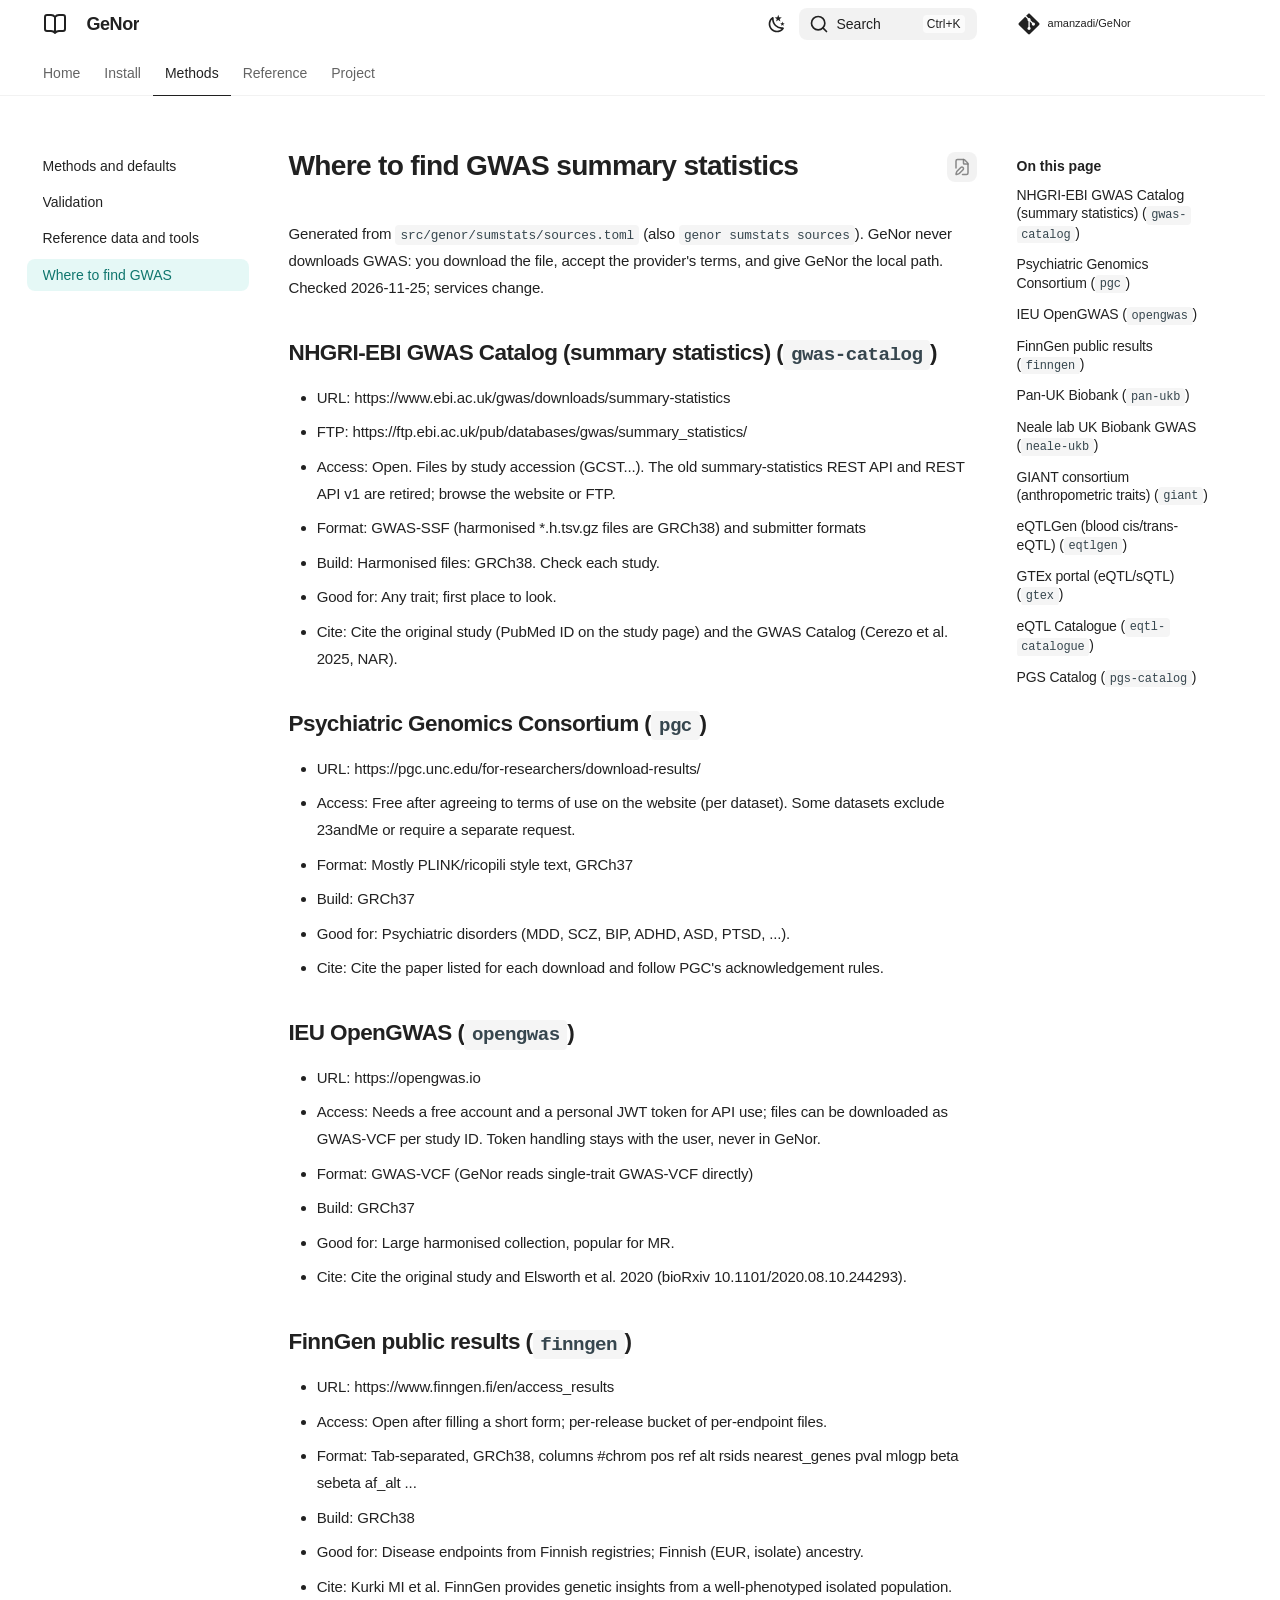
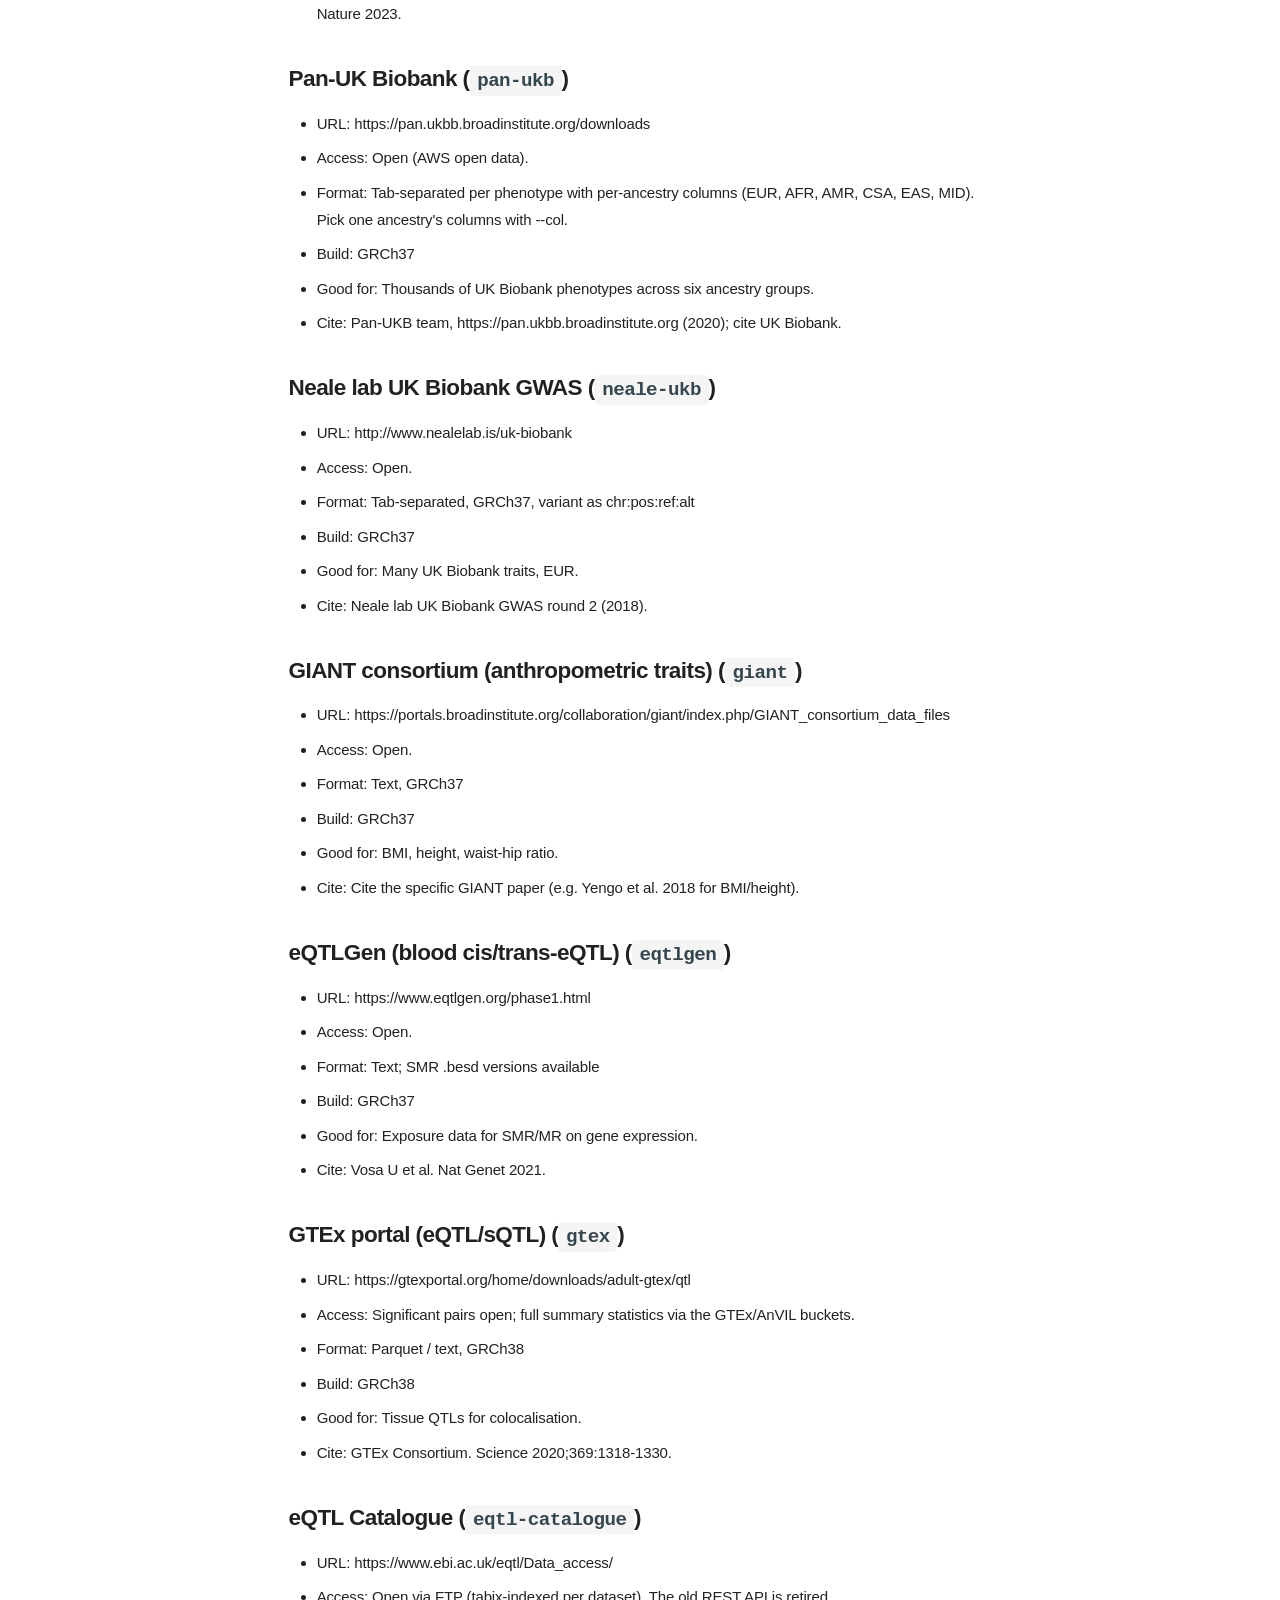
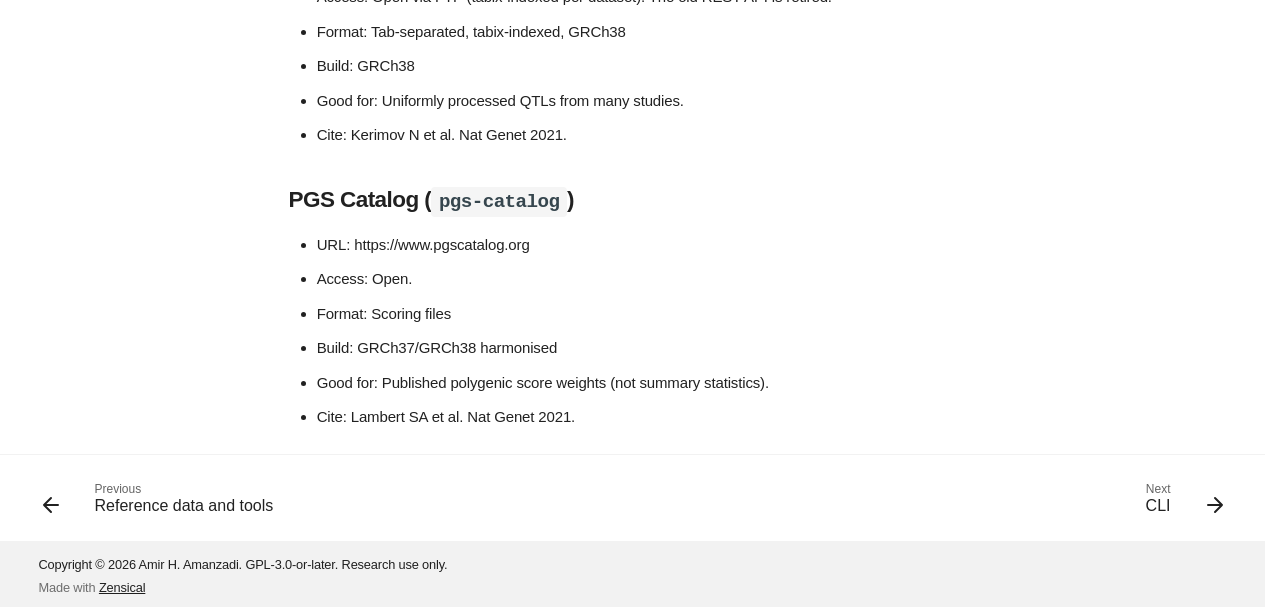
<file: data-sources/index.html>
<!doctype html>
<html lang="en" class="no-js">
  <head>
    
      <meta charset="utf-8">
      <meta name="viewport" content="width=device-width,initial-scale=1">
      
        <meta name="description" content="Post-GWAS analysis from summary statistics, built for AI agents.">
      
      
      
        <link rel="canonical" href="https://amanzadi.github.io/GeNor/data-sources/">
      
      
      
      
        <link rel="prev" href="../reference-data/">
      
      
        <link rel="next" href="../cli/">
      
      
        
      
      
      <link rel="icon" href="../assets/images/favicon.png">
      <meta name="generator" content="zensical-0.1.3">
    
    
      
        <title>Where to find GWAS - GeNor</title>
      
    
    
      
        
      
      <link rel="stylesheet" href="../assets/stylesheets/modern/main.e2cf241e.min.css">
      
        
          
        
        <link rel="stylesheet" href="../assets/stylesheets/modern/palette.b60ce83d.min.css">
      
      
      


    
    
      
    
    
      
    
    
      <link rel="stylesheet" href="../assets/site.css">
    
    <script>__md_scope=new URL("..",location),__md_scope.pathname.endsWith("/")||(__md_scope=new URL(__md_scope.pathname+"/",location)),__md_hash=e=>[...e].reduce(((e,t)=>(e<<5)-e+t.charCodeAt(0)),0),__md_get=(e,t=localStorage,_=__md_scope)=>JSON.parse(t.getItem(_.pathname+"."+e)),__md_set=(e,t,_=localStorage,a=__md_scope)=>{try{_.setItem(a.pathname+"."+e,JSON.stringify(t))}catch(e){}},document.documentElement.setAttribute("data-platform",navigator.platform)</script>
    
      

    
    
  </head>
  
  
    
    
      
    
    
    
    
    <body dir="ltr" data-md-color-scheme="default" data-md-color-primary="custom" data-md-color-accent="teal">
  
    
    <input class="md-toggle" data-md-toggle="drawer" type="checkbox" id="__drawer" autocomplete="off">
    <input class="md-toggle" data-md-toggle="search" type="checkbox" id="__search" autocomplete="off">
    <label class="md-overlay" for="__drawer" aria-hidden="true"></label>
    <div data-md-component="skip">
      <a href="#__skip" class="md-skip">
        Skip to content
      </a>
    </div>
    <div data-md-component="announce">
      
    </div>
    
    
      

<header class="md-header" data-md-component="header">
  <nav class="md-header__inner md-grid" aria-label="Header">
    <a href="./.." title="GeNor" class="md-header__button md-logo" aria-label="GeNor" data-md-component="logo">
      
  
  <svg xmlns="http://www.w3.org/2000/svg" fill="none" stroke="currentColor" stroke-linecap="round" stroke-linejoin="round" stroke-width="2" class="lucide lucide-book-open" viewBox="0 0 24 24"><path d="M12 5v16M20.001 19A2 2 0 0 0 22 17V5a2 2 0 0 0-1.999-2L16 3.002A5 5 0 0 0 12 5a5 5 0 0 0-4-2H4a2 2 0 0 0-2 2v12a2 2 0 0 0 1.999 2H8a5 5 0 0 1 4 2 5 5 0 0 1 4-2z"/></svg>

    </a>
    <label class="md-header__button md-icon" for="__drawer">
      
      <svg xmlns="http://www.w3.org/2000/svg" fill="none" stroke="currentColor" stroke-linecap="round" stroke-linejoin="round" stroke-width="2" class="lucide lucide-menu" viewBox="0 0 24 24"><path d="M4 5h16M4 12h16M4 19h16"/></svg>
      <span class="md-visually-hidden">Navigation</span>
    </label>
    <div class="md-header__title" data-md-component="header-title">
      <div class="md-header__ellipsis">
        <div class="md-header__topic">
          <span class="md-ellipsis">
            GeNor
          </span>
        </div>
        <div class="md-header__topic" data-md-component="header-topic">
          <span class="md-ellipsis">
            
              Where to find GWAS
            
          </span>
        </div>
      </div>
    </div>
    
      
        <form class="md-header__option" data-md-component="palette">
  
    
    
    
    <input class="md-option" data-md-color-media="(prefers-color-scheme: light)" data-md-color-scheme="default" data-md-color-primary="custom" data-md-color-accent="teal"  aria-label="Dark mode"  type="radio" name="__palette" id="__palette_0">
    
      <label class="md-header__button md-icon" title="Dark mode" for="__palette_1" hidden>
        <svg xmlns="http://www.w3.org/2000/svg" viewBox="0 0 24 24"><path d="m17.75 4.09-2.53 1.94.91 3.06-2.63-1.81-2.63 1.81.91-3.06-2.53-1.94L12.44 4l1.06-3 1.06 3zm3.5 6.91-1.64 1.25.59 1.98-1.7-1.17-1.7 1.17.59-1.98L15.75 11l2.06-.05L18.5 9l.69 1.95zm-2.28 4.95c.83-.08 1.72 1.1 1.19 1.85-.32.45-.66.87-1.08 1.27C15.17 23 8.84 23 4.94 19.07c-3.91-3.9-3.91-10.24 0-14.14.4-.4.82-.76 1.27-1.08.75-.53 1.93.36 1.85 1.19-.27 2.86.69 5.83 2.89 8.02a9.96 9.96 0 0 0 8.02 2.89m-1.64 2.02a12.08 12.08 0 0 1-7.8-3.47c-2.17-2.19-3.33-5-3.49-7.82-2.81 3.14-2.7 7.96.31 10.98 3.02 3.01 7.84 3.12 10.98.31"/></svg>
      </label>
    
  
    
    
    
    <input class="md-option" data-md-color-media="(prefers-color-scheme: dark)" data-md-color-scheme="slate" data-md-color-primary="custom" data-md-color-accent="teal"  aria-label="Light mode"  type="radio" name="__palette" id="__palette_1">
    
      <label class="md-header__button md-icon" title="Light mode" for="__palette_0" hidden>
        <svg xmlns="http://www.w3.org/2000/svg" viewBox="0 0 24 24"><path d="M12 7a5 5 0 0 1 5 5 5 5 0 0 1-5 5 5 5 0 0 1-5-5 5 5 0 0 1 5-5m0 2a3 3 0 0 0-3 3 3 3 0 0 0 3 3 3 3 0 0 0 3-3 3 3 0 0 0-3-3m0-7 2.39 3.42C13.65 5.15 12.84 5 12 5s-1.65.15-2.39.42zM3.34 7l4.16-.35A7.2 7.2 0 0 0 5.94 8.5c-.44.74-.69 1.5-.83 2.29zm.02 10 1.76-3.77a7.131 7.131 0 0 0 2.38 4.14zM20.65 7l-1.77 3.79a7.02 7.02 0 0 0-2.38-4.15zm-.01 10-4.14.36c.59-.51 1.12-1.14 1.54-1.86.42-.73.69-1.5.83-2.29zM12 22l-2.41-3.44c.74.27 1.55.44 2.41.44.82 0 1.63-.17 2.37-.44z"/></svg>
      </label>
    
  
</form>
      
    
    
      <script>var palette=__md_get("__palette");if(palette&&palette.color){if("(prefers-color-scheme)"===palette.color.media){var media=matchMedia("(prefers-color-scheme: light)"),input=document.querySelector(media.matches?"[data-md-color-media='(prefers-color-scheme: light)']":"[data-md-color-media='(prefers-color-scheme: dark)']");palette.color.media=input.getAttribute("data-md-color-media"),palette.color.scheme=input.getAttribute("data-md-color-scheme"),palette.color.primary=input.getAttribute("data-md-color-primary"),palette.color.accent=input.getAttribute("data-md-color-accent")}for(var[key,value]of Object.entries(palette.color))document.body.setAttribute("data-md-color-"+key,value)}</script>
    
    
    
      
      
        <label class="md-header__button md-icon" for="__search">
          
          <svg xmlns="http://www.w3.org/2000/svg" fill="none" stroke="currentColor" stroke-linecap="round" stroke-linejoin="round" stroke-width="2" class="lucide lucide-search" viewBox="0 0 24 24"><path d="m21 21-4.34-4.34"/><circle cx="11" cy="11" r="8"/></svg>
          <span class="md-visually-hidden">Search</span>
        </label>
        <div class="md-search" data-md-component="search" role="dialog" aria-label="Search">
  <button type="button" class="md-search__button">
    Search
  </button>
</div>
      
    
    <div class="md-header__source">
      
        <a href="https://github.com/amanzadi/GeNor" title="Go to repository" class="md-source" data-md-component="source">
  <div class="md-source__icon md-icon">
    
    <svg xmlns="http://www.w3.org/2000/svg" viewBox="0 0 448 512"><!--! Font Awesome Free 7.3.1 by @fontawesome - https://fontawesome.com License - https://fontawesome.com/license/free (Icons: CC BY 4.0, Fonts: SIL OFL 1.1, Code: MIT License) Copyright 2026 Fonticons, Inc.--><path fill="currentColor" d="M439.6 236.1 244 40.5c-5.4-5.5-12.8-8.5-20.4-8.5s-15 3-20.4 8.4L162.5 81l51.5 51.5c27.1-9.1 52.7 16.8 43.4 43.7l49.7 49.7c34.2-11.8 61.2 31 35.5 56.7-26.5 26.5-70.2-2.9-56-37.3L240.3 199v121.9c25.3 12.5 22.3 41.8 9.1 55-6.4 6.4-15.2 10.1-24.3 10.1s-17.8-3.6-24.3-10.1c-17.6-17.6-11.1-46.9 11.2-56v-123c-20.8-8.5-24.6-30.7-18.6-45L142.6 101 8.5 235.1C3 240.6 0 247.9 0 255.5s3 15 8.5 20.4l195.6 195.7c5.4 5.4 12.7 8.4 20.4 8.4s15-3 20.4-8.4l194.7-194.7c5.4-5.4 8.4-12.8 8.4-20.4s-3-15-8.4-20.4"/></svg>
  </div>
  <div class="md-source__repository">
    amanzadi/GeNor
  </div>
</a>
      
    </div>
  </nav>
  
</header>
    
    <div class="md-container" data-md-component="container">
      
      
        
          
            
<nav class="md-tabs" aria-label="Tabs" data-md-component="tabs">
  <div class="md-grid">
    <ul class="md-tabs__list">
      
        
  
  
  
  
    <li class="md-tabs__item">
      <a href="./.." class="md-tabs__link">
        
  
  Home

      </a>
    </li>
  

      
        
  
  
  
  
    <li class="md-tabs__item">
      <a href="../install/" class="md-tabs__link">
        
  
  Install

      </a>
    </li>
  

      
        
  
  
  
    
  
  
    
      
    
    
    
      <li class="md-tabs__item md-tabs__item--active">
        <a href="../methods/" class="md-tabs__link">
          
  
  Methods

        </a>
      </li>
    
  

      
        
  
  
  
  
    
      
    
    
    
      <li class="md-tabs__item">
        <a href="../cli/" class="md-tabs__link">
          
  
  Reference

        </a>
      </li>
    
  

      
        
  
  
  
  
    
      
    
    
    
      <li class="md-tabs__item">
        <a href="../architecture/" class="md-tabs__link">
          
  
  Project

        </a>
      </li>
    
  

      
    </ul>
  </div>
</nav>
          
        
      
      <main class="md-main" data-md-component="main">
        <div class="md-main__inner md-grid">
          
            
              
              <div class="md-sidebar md-sidebar--primary" data-md-component="sidebar" data-md-type="navigation" >
                <div class="md-sidebar__scrollwrap">
                  <div class="md-sidebar__inner">
                    


  


<nav class="md-nav md-nav--primary md-nav--lifted" aria-label="Navigation" data-md-level="0">
  <label class="md-nav__title" for="__drawer">
    <a href="./.." title="GeNor" class="md-nav__button md-logo" aria-label="GeNor" data-md-component="logo">
      
  
  <svg xmlns="http://www.w3.org/2000/svg" fill="none" stroke="currentColor" stroke-linecap="round" stroke-linejoin="round" stroke-width="2" class="lucide lucide-book-open" viewBox="0 0 24 24"><path d="M12 5v16M20.001 19A2 2 0 0 0 22 17V5a2 2 0 0 0-1.999-2L16 3.002A5 5 0 0 0 12 5a5 5 0 0 0-4-2H4a2 2 0 0 0-2 2v12a2 2 0 0 0 1.999 2H8a5 5 0 0 1 4 2 5 5 0 0 1 4-2z"/></svg>

    </a>
    GeNor
  </label>
  
    <div class="md-nav__source">
      <a href="https://github.com/amanzadi/GeNor" title="Go to repository" class="md-source" data-md-component="source">
  <div class="md-source__icon md-icon">
    
    <svg xmlns="http://www.w3.org/2000/svg" viewBox="0 0 448 512"><!--! Font Awesome Free 7.3.1 by @fontawesome - https://fontawesome.com License - https://fontawesome.com/license/free (Icons: CC BY 4.0, Fonts: SIL OFL 1.1, Code: MIT License) Copyright 2026 Fonticons, Inc.--><path fill="currentColor" d="M439.6 236.1 244 40.5c-5.4-5.5-12.8-8.5-20.4-8.5s-15 3-20.4 8.4L162.5 81l51.5 51.5c27.1-9.1 52.7 16.8 43.4 43.7l49.7 49.7c34.2-11.8 61.2 31 35.5 56.7-26.5 26.5-70.2-2.9-56-37.3L240.3 199v121.9c25.3 12.5 22.3 41.8 9.1 55-6.4 6.4-15.2 10.1-24.3 10.1s-17.8-3.6-24.3-10.1c-17.6-17.6-11.1-46.9 11.2-56v-123c-20.8-8.5-24.6-30.7-18.6-45L142.6 101 8.5 235.1C3 240.6 0 247.9 0 255.5s3 15 8.5 20.4l195.6 195.7c5.4 5.4 12.7 8.4 20.4 8.4s15-3 20.4-8.4l194.7-194.7c5.4-5.4 8.4-12.8 8.4-20.4s-3-15-8.4-20.4"/></svg>
  </div>
  <div class="md-source__repository">
    amanzadi/GeNor
  </div>
</a>
    </div>
  
  <ul class="md-nav__list" data-md-scrollfix>
    
      
      
  
  
  
  
    <li class="md-nav__item">
      <a href="./.." class="md-nav__link">
        
  
  
  <span class="md-ellipsis">
    
  
  Home

    
  </span>
  
  

      </a>
    </li>
  

    
      
      
  
  
  
  
    <li class="md-nav__item">
      <a href="../install/" class="md-nav__link">
        
  
  
  <span class="md-ellipsis">
    
  
  Install

    
  </span>
  
  

      </a>
    </li>
  

    
      
      
  
  
    
  
  
  
    
    
    
    
      
        
        
      
      
    
    
    <li class="md-nav__item md-nav__item--active md-nav__item--section md-nav__item--nested">
      
        
        
        <input class="md-nav__toggle md-toggle " type="checkbox" id="__nav_3" checked>
        
          
          <label class="md-nav__link" for="__nav_3" id="__nav_3_label" tabindex="">
            
  
  
  <span class="md-ellipsis">
    
  
  Methods

    
  </span>
  
  

            <span class="md-nav__icon md-icon"></span>
          </label>
        
        
          <nav class="md-nav" data-md-level="1" aria-labelledby="__nav_3_label" aria-expanded="true">
            <label class="md-nav__title" for="__nav_3">
              <span class="md-nav__icon md-icon"></span>
              
  
  Methods

            </label>
            <ul class="md-nav__list" data-md-scrollfix>
              
                
                  
  
  
  
  
    <li class="md-nav__item">
      <a href="../methods/" class="md-nav__link">
        
  
  
  <span class="md-ellipsis">
    
  
  Methods and defaults

    
  </span>
  
  

      </a>
    </li>
  

                
              
                
                  
  
  
  
  
    <li class="md-nav__item">
      <a href="../validation/" class="md-nav__link">
        
  
  
  <span class="md-ellipsis">
    
  
  Validation

    
  </span>
  
  

      </a>
    </li>
  

                
              
                
                  
  
  
  
  
    <li class="md-nav__item">
      <a href="../reference-data/" class="md-nav__link">
        
  
  
  <span class="md-ellipsis">
    
  
  Reference data and tools

    
  </span>
  
  

      </a>
    </li>
  

                
              
                
                  
  
  
    
  
  
  
    <li class="md-nav__item md-nav__item--active">
      
      
      
      
        
      
      
        <label class="md-nav__link md-nav__link--active" for="__toc">
          
  
  
  <span class="md-ellipsis">
    
  
  Where to find GWAS

    
  </span>
  
  

          <span class="md-nav__icon md-icon"></span>
        </label>
      
      <a href="././" class="md-nav__link md-nav__link--active">
        
  
  
  <span class="md-ellipsis">
    
  
  Where to find GWAS

    
  </span>
  
  

      </a>
      
        


<nav class="md-nav md-nav--secondary" aria-label="On this page">
  
  
  
    
  
  
    <label class="md-nav__title" for="__toc">
      <span class="md-nav__icon md-icon"></span>
      On this page
    </label>
    <ul class="md-nav__list" data-md-component="toc" data-md-scrollfix>
      
        <li class="md-nav__item">
  <a href="#nhgri-ebi-gwas-catalog-summary-statistics-gwas-catalog" class="md-nav__link">
    <span class="md-ellipsis">
      <span class="md-typeset">
        NHGRI-EBI GWAS Catalog (summary statistics) (<code>gwas-catalog</code>)
      </span>
    </span>
  </a>
  
</li>
      
        <li class="md-nav__item">
  <a href="#psychiatric-genomics-consortium-pgc" class="md-nav__link">
    <span class="md-ellipsis">
      <span class="md-typeset">
        Psychiatric Genomics Consortium (<code>pgc</code>)
      </span>
    </span>
  </a>
  
</li>
      
        <li class="md-nav__item">
  <a href="#ieu-opengwas-opengwas" class="md-nav__link">
    <span class="md-ellipsis">
      <span class="md-typeset">
        IEU OpenGWAS (<code>opengwas</code>)
      </span>
    </span>
  </a>
  
</li>
      
        <li class="md-nav__item">
  <a href="#finngen-public-results-finngen" class="md-nav__link">
    <span class="md-ellipsis">
      <span class="md-typeset">
        FinnGen public results (<code>finngen</code>)
      </span>
    </span>
  </a>
  
</li>
      
        <li class="md-nav__item">
  <a href="#pan-uk-biobank-pan-ukb" class="md-nav__link">
    <span class="md-ellipsis">
      <span class="md-typeset">
        Pan-UK Biobank (<code>pan-ukb</code>)
      </span>
    </span>
  </a>
  
</li>
      
        <li class="md-nav__item">
  <a href="#neale-lab-uk-biobank-gwas-neale-ukb" class="md-nav__link">
    <span class="md-ellipsis">
      <span class="md-typeset">
        Neale lab UK Biobank GWAS (<code>neale-ukb</code>)
      </span>
    </span>
  </a>
  
</li>
      
        <li class="md-nav__item">
  <a href="#giant-consortium-anthropometric-traits-giant" class="md-nav__link">
    <span class="md-ellipsis">
      <span class="md-typeset">
        GIANT consortium (anthropometric traits) (<code>giant</code>)
      </span>
    </span>
  </a>
  
</li>
      
        <li class="md-nav__item">
  <a href="#eqtlgen-blood-cistrans-eqtl-eqtlgen" class="md-nav__link">
    <span class="md-ellipsis">
      <span class="md-typeset">
        eQTLGen (blood cis/trans-eQTL) (<code>eqtlgen</code>)
      </span>
    </span>
  </a>
  
</li>
      
        <li class="md-nav__item">
  <a href="#gtex-portal-eqtlsqtl-gtex" class="md-nav__link">
    <span class="md-ellipsis">
      <span class="md-typeset">
        GTEx portal (eQTL/sQTL) (<code>gtex</code>)
      </span>
    </span>
  </a>
  
</li>
      
        <li class="md-nav__item">
  <a href="#eqtl-catalogue-eqtl-catalogue" class="md-nav__link">
    <span class="md-ellipsis">
      <span class="md-typeset">
        eQTL Catalogue (<code>eqtl-catalogue</code>)
      </span>
    </span>
  </a>
  
</li>
      
        <li class="md-nav__item">
  <a href="#pgs-catalog-pgs-catalog" class="md-nav__link">
    <span class="md-ellipsis">
      <span class="md-typeset">
        PGS Catalog (<code>pgs-catalog</code>)
      </span>
    </span>
  </a>
  
</li>
      
    </ul>
  
</nav>
      
    </li>
  

                
              
            </ul>
          </nav>
        
      
    </li>
  

    
      
      
  
  
  
  
    
    
    
    
      
      
    
    
    <li class="md-nav__item md-nav__item--nested">
      
        
        
        <input class="md-nav__toggle md-toggle " type="checkbox" id="__nav_4" >
        
          
          <label class="md-nav__link" for="__nav_4" id="__nav_4_label" tabindex="0">
            
  
  
  <span class="md-ellipsis">
    
  
  Reference

    
  </span>
  
  

            <span class="md-nav__icon md-icon"></span>
          </label>
        
        
          <nav class="md-nav" data-md-level="1" aria-labelledby="__nav_4_label" aria-expanded="false">
            <label class="md-nav__title" for="__nav_4">
              <span class="md-nav__icon md-icon"></span>
              
  
  Reference

            </label>
            <ul class="md-nav__list" data-md-scrollfix>
              
                
                  
  
  
  
  
    <li class="md-nav__item">
      <a href="../cli/" class="md-nav__link">
        
  
  
  <span class="md-ellipsis">
    
  
  CLI

    
  </span>
  
  

      </a>
    </li>
  

                
              
                
                  
  
  
  
  
    <li class="md-nav__item">
      <a href="../mcp/" class="md-nav__link">
        
  
  
  <span class="md-ellipsis">
    
  
  MCP tools

    
  </span>
  
  

      </a>
    </li>
  

                
              
            </ul>
          </nav>
        
      
    </li>
  

    
      
      
  
  
  
  
    
    
    
    
      
      
    
    
    <li class="md-nav__item md-nav__item--nested">
      
        
        
        <input class="md-nav__toggle md-toggle " type="checkbox" id="__nav_5" >
        
          
          <label class="md-nav__link" for="__nav_5" id="__nav_5_label" tabindex="0">
            
  
  
  <span class="md-ellipsis">
    
  
  Project

    
  </span>
  
  

            <span class="md-nav__icon md-icon"></span>
          </label>
        
        
          <nav class="md-nav" data-md-level="1" aria-labelledby="__nav_5_label" aria-expanded="false">
            <label class="md-nav__title" for="__nav_5">
              <span class="md-nav__icon md-icon"></span>
              
  
  Project

            </label>
            <ul class="md-nav__list" data-md-scrollfix>
              
                
                  
  
  
  
  
    <li class="md-nav__item">
      <a href="../architecture/" class="md-nav__link">
        
  
  
  <span class="md-ellipsis">
    
  
  Architecture

    
  </span>
  
  

      </a>
    </li>
  

                
              
                
                  
  
  
  
  
    <li class="md-nav__item">
      <a href="../roadmap/" class="md-nav__link">
        
  
  
  <span class="md-ellipsis">
    
  
  Roadmap

    
  </span>
  
  

      </a>
    </li>
  

                
              
            </ul>
          </nav>
        
      
    </li>
  

    
  </ul>
</nav>
                  </div>
                </div>
              </div>
            
            
              
              <div class="md-sidebar md-sidebar--secondary" data-md-component="sidebar" data-md-type="toc" >
                <div class="md-sidebar__scrollwrap">
                  
                    
                    
                    
                      
                    
                    
                      <input class="md-nav__toggle md-toggle" type="checkbox" id="__toc">
                      <div class="md-sidebar-button__wrapper">
                        <label class="md-sidebar-button" for="__toc"></label>
                      </div>
                    
                  
                  <div class="md-sidebar__inner">
                    


<nav class="md-nav md-nav--secondary" aria-label="On this page">
  
  
  
    
  
  
    <label class="md-nav__title" for="__toc">
      <span class="md-nav__icon md-icon"></span>
      On this page
    </label>
    <ul class="md-nav__list" data-md-component="toc" data-md-scrollfix>
      
        <li class="md-nav__item">
  <a href="#nhgri-ebi-gwas-catalog-summary-statistics-gwas-catalog" class="md-nav__link">
    <span class="md-ellipsis">
      <span class="md-typeset">
        NHGRI-EBI GWAS Catalog (summary statistics) (<code>gwas-catalog</code>)
      </span>
    </span>
  </a>
  
</li>
      
        <li class="md-nav__item">
  <a href="#psychiatric-genomics-consortium-pgc" class="md-nav__link">
    <span class="md-ellipsis">
      <span class="md-typeset">
        Psychiatric Genomics Consortium (<code>pgc</code>)
      </span>
    </span>
  </a>
  
</li>
      
        <li class="md-nav__item">
  <a href="#ieu-opengwas-opengwas" class="md-nav__link">
    <span class="md-ellipsis">
      <span class="md-typeset">
        IEU OpenGWAS (<code>opengwas</code>)
      </span>
    </span>
  </a>
  
</li>
      
        <li class="md-nav__item">
  <a href="#finngen-public-results-finngen" class="md-nav__link">
    <span class="md-ellipsis">
      <span class="md-typeset">
        FinnGen public results (<code>finngen</code>)
      </span>
    </span>
  </a>
  
</li>
      
        <li class="md-nav__item">
  <a href="#pan-uk-biobank-pan-ukb" class="md-nav__link">
    <span class="md-ellipsis">
      <span class="md-typeset">
        Pan-UK Biobank (<code>pan-ukb</code>)
      </span>
    </span>
  </a>
  
</li>
      
        <li class="md-nav__item">
  <a href="#neale-lab-uk-biobank-gwas-neale-ukb" class="md-nav__link">
    <span class="md-ellipsis">
      <span class="md-typeset">
        Neale lab UK Biobank GWAS (<code>neale-ukb</code>)
      </span>
    </span>
  </a>
  
</li>
      
        <li class="md-nav__item">
  <a href="#giant-consortium-anthropometric-traits-giant" class="md-nav__link">
    <span class="md-ellipsis">
      <span class="md-typeset">
        GIANT consortium (anthropometric traits) (<code>giant</code>)
      </span>
    </span>
  </a>
  
</li>
      
        <li class="md-nav__item">
  <a href="#eqtlgen-blood-cistrans-eqtl-eqtlgen" class="md-nav__link">
    <span class="md-ellipsis">
      <span class="md-typeset">
        eQTLGen (blood cis/trans-eQTL) (<code>eqtlgen</code>)
      </span>
    </span>
  </a>
  
</li>
      
        <li class="md-nav__item">
  <a href="#gtex-portal-eqtlsqtl-gtex" class="md-nav__link">
    <span class="md-ellipsis">
      <span class="md-typeset">
        GTEx portal (eQTL/sQTL) (<code>gtex</code>)
      </span>
    </span>
  </a>
  
</li>
      
        <li class="md-nav__item">
  <a href="#eqtl-catalogue-eqtl-catalogue" class="md-nav__link">
    <span class="md-ellipsis">
      <span class="md-typeset">
        eQTL Catalogue (<code>eqtl-catalogue</code>)
      </span>
    </span>
  </a>
  
</li>
      
        <li class="md-nav__item">
  <a href="#pgs-catalog-pgs-catalog" class="md-nav__link">
    <span class="md-ellipsis">
      <span class="md-typeset">
        PGS Catalog (<code>pgs-catalog</code>)
      </span>
    </span>
  </a>
  
</li>
      
    </ul>
  
</nav>
                  </div>
                </div>
              </div>
            
          
          
            <div class="md-content" data-md-component="content">
              
              <article class="md-content__inner md-typeset">
                <a id="__skip" tabindex="-1"></a>
                
                  

  
    <a href="https://github.com/amanzadi/GeNor/edit/main/docs/data-sources.md" title="Edit this page" class="md-content__button md-icon" rel="edit">
      
      <svg xmlns="http://www.w3.org/2000/svg" fill="none" stroke="currentColor" stroke-linecap="round" stroke-linejoin="round" stroke-width="2" class="lucide lucide-file-pen" viewBox="0 0 24 24"><path d="M12.659 22H18a2 2 0 0 0 2-2V8a2.4 2.4 0 0 0-.706-1.706l-3.588-3.588A2.4 2.4 0 0 0 14 2H6a2 2 0 0 0-2 2v9.34"/><path d="M14 2v5a1 1 0 0 0 1 1h5M10.378 12.622a1 1 0 0 1 3 3.003L8.36 20.637a2 2 0 0 1-.854.506l-2.867.837a.5.5 0 0 1-.62-.62l.836-2.869a2 2 0 0 1 .506-.853z"/></svg>
    </a>
  
  


<h1 id="where-to-find-gwas-summary-statistics">Where to find GWAS summary statistics<a class="headerlink" href="#where-to-find-gwas-summary-statistics" title="Permanent link">&para;</a></h1>
<p>Generated from <code>src/genor/sumstats/sources.toml</code> (also <code>genor sumstats sources</code>). GeNor never downloads GWAS: you download the file, accept the provider's terms, and give GeNor the local path. Checked 2026-11-25; services change.</p>
<h2 id="nhgri-ebi-gwas-catalog-summary-statistics-gwas-catalog">NHGRI-EBI GWAS Catalog (summary statistics) (<code>gwas-catalog</code>)<a class="headerlink" href="#nhgri-ebi-gwas-catalog-summary-statistics-gwas-catalog" title="Permanent link">&para;</a></h2>
<ul>
<li>URL: https://www.ebi.ac.uk/gwas/downloads/summary-statistics</li>
<li>FTP: https://ftp.ebi.ac.uk/pub/databases/gwas/summary_statistics/</li>
<li>Access: Open. Files by study accession (GCST...). The old summary-statistics REST API and REST API v1 are retired; browse the website or FTP.</li>
<li>Format: GWAS-SSF (harmonised *.h.tsv.gz files are GRCh38) and submitter formats</li>
<li>Build: Harmonised files: GRCh38. Check each study.</li>
<li>Good for: Any trait; first place to look.</li>
<li>Cite: Cite the original study (PubMed ID on the study page) and the GWAS Catalog (Cerezo et al. 2025, NAR).</li>
</ul>
<h2 id="psychiatric-genomics-consortium-pgc">Psychiatric Genomics Consortium (<code>pgc</code>)<a class="headerlink" href="#psychiatric-genomics-consortium-pgc" title="Permanent link">&para;</a></h2>
<ul>
<li>URL: https://pgc.unc.edu/for-researchers/download-results/</li>
<li>Access: Free after agreeing to terms of use on the website (per dataset). Some datasets exclude 23andMe or require a separate request.</li>
<li>Format: Mostly PLINK/ricopili style text, GRCh37</li>
<li>Build: GRCh37</li>
<li>Good for: Psychiatric disorders (MDD, SCZ, BIP, ADHD, ASD, PTSD, ...).</li>
<li>Cite: Cite the paper listed for each download and follow PGC's acknowledgement rules.</li>
</ul>
<h2 id="ieu-opengwas-opengwas">IEU OpenGWAS (<code>opengwas</code>)<a class="headerlink" href="#ieu-opengwas-opengwas" title="Permanent link">&para;</a></h2>
<ul>
<li>URL: https://opengwas.io</li>
<li>Access: Needs a free account and a personal JWT token for API use; files can be downloaded as GWAS-VCF per study ID. Token handling stays with the user, never in GeNor.</li>
<li>Format: GWAS-VCF (GeNor reads single-trait GWAS-VCF directly)</li>
<li>Build: GRCh37</li>
<li>Good for: Large harmonised collection, popular for MR.</li>
<li>Cite: Cite the original study and Elsworth et al. 2020 (bioRxiv 10.1101/2020.08.10.244293).</li>
</ul>
<h2 id="finngen-public-results-finngen">FinnGen public results (<code>finngen</code>)<a class="headerlink" href="#finngen-public-results-finngen" title="Permanent link">&para;</a></h2>
<ul>
<li>URL: https://www.finngen.fi/en/access_results</li>
<li>Access: Open after filling a short form; per-release bucket of per-endpoint files.</li>
<li>Format: Tab-separated, GRCh38, columns #chrom pos ref alt rsids nearest_genes pval mlogp beta sebeta af_alt ...</li>
<li>Build: GRCh38</li>
<li>Good for: Disease endpoints from Finnish registries; Finnish (EUR, isolate) ancestry.</li>
<li>Cite: Kurki MI et al. FinnGen provides genetic insights from a well-phenotyped isolated population. Nature 2023.</li>
</ul>
<h2 id="pan-uk-biobank-pan-ukb">Pan-UK Biobank (<code>pan-ukb</code>)<a class="headerlink" href="#pan-uk-biobank-pan-ukb" title="Permanent link">&para;</a></h2>
<ul>
<li>URL: https://pan.ukbb.broadinstitute.org/downloads</li>
<li>Access: Open (AWS open data).</li>
<li>Format: Tab-separated per phenotype with per-ancestry columns (EUR, AFR, AMR, CSA, EAS, MID). Pick one ancestry's columns with --col.</li>
<li>Build: GRCh37</li>
<li>Good for: Thousands of UK Biobank phenotypes across six ancestry groups.</li>
<li>Cite: Pan-UKB team, https://pan.ukbb.broadinstitute.org (2020); cite UK Biobank.</li>
</ul>
<h2 id="neale-lab-uk-biobank-gwas-neale-ukb">Neale lab UK Biobank GWAS (<code>neale-ukb</code>)<a class="headerlink" href="#neale-lab-uk-biobank-gwas-neale-ukb" title="Permanent link">&para;</a></h2>
<ul>
<li>URL: http://www.nealelab.is/uk-biobank</li>
<li>Access: Open.</li>
<li>Format: Tab-separated, GRCh37, variant as chr:pos:ref:alt</li>
<li>Build: GRCh37</li>
<li>Good for: Many UK Biobank traits, EUR.</li>
<li>Cite: Neale lab UK Biobank GWAS round 2 (2018).</li>
</ul>
<h2 id="giant-consortium-anthropometric-traits-giant">GIANT consortium (anthropometric traits) (<code>giant</code>)<a class="headerlink" href="#giant-consortium-anthropometric-traits-giant" title="Permanent link">&para;</a></h2>
<ul>
<li>URL: https://portals.broadinstitute.org/collaboration/giant/index.php/GIANT_consortium_data_files</li>
<li>Access: Open.</li>
<li>Format: Text, GRCh37</li>
<li>Build: GRCh37</li>
<li>Good for: BMI, height, waist-hip ratio.</li>
<li>Cite: Cite the specific GIANT paper (e.g. Yengo et al. 2018 for BMI/height).</li>
</ul>
<h2 id="eqtlgen-blood-cistrans-eqtl-eqtlgen">eQTLGen (blood cis/trans-eQTL) (<code>eqtlgen</code>)<a class="headerlink" href="#eqtlgen-blood-cistrans-eqtl-eqtlgen" title="Permanent link">&para;</a></h2>
<ul>
<li>URL: https://www.eqtlgen.org/phase1.html</li>
<li>Access: Open.</li>
<li>Format: Text; SMR .besd versions available</li>
<li>Build: GRCh37</li>
<li>Good for: Exposure data for SMR/MR on gene expression.</li>
<li>Cite: Vosa U et al. Nat Genet 2021.</li>
</ul>
<h2 id="gtex-portal-eqtlsqtl-gtex">GTEx portal (eQTL/sQTL) (<code>gtex</code>)<a class="headerlink" href="#gtex-portal-eqtlsqtl-gtex" title="Permanent link">&para;</a></h2>
<ul>
<li>URL: https://gtexportal.org/home/downloads/adult-gtex/qtl</li>
<li>Access: Significant pairs open; full summary statistics via the GTEx/AnVIL buckets.</li>
<li>Format: Parquet / text, GRCh38</li>
<li>Build: GRCh38</li>
<li>Good for: Tissue QTLs for colocalisation.</li>
<li>Cite: GTEx Consortium. Science 2020;369:1318-1330.</li>
</ul>
<h2 id="eqtl-catalogue-eqtl-catalogue">eQTL Catalogue (<code>eqtl-catalogue</code>)<a class="headerlink" href="#eqtl-catalogue-eqtl-catalogue" title="Permanent link">&para;</a></h2>
<ul>
<li>URL: https://www.ebi.ac.uk/eqtl/Data_access/</li>
<li>Access: Open via FTP (tabix-indexed per dataset). The old REST API is retired.</li>
<li>Format: Tab-separated, tabix-indexed, GRCh38</li>
<li>Build: GRCh38</li>
<li>Good for: Uniformly processed QTLs from many studies.</li>
<li>Cite: Kerimov N et al. Nat Genet 2021.</li>
</ul>
<h2 id="pgs-catalog-pgs-catalog">PGS Catalog (<code>pgs-catalog</code>)<a class="headerlink" href="#pgs-catalog-pgs-catalog" title="Permanent link">&para;</a></h2>
<ul>
<li>URL: https://www.pgscatalog.org</li>
<li>Access: Open.</li>
<li>Format: Scoring files</li>
<li>Build: GRCh37/GRCh38 harmonised</li>
<li>Good for: Published polygenic score weights (not summary statistics).</li>
<li>Cite: Lambert SA et al. Nat Genet 2021.</li>
</ul>














                
              </article>
            </div>
          
          
<script>var target=document.getElementById(location.hash.slice(1));target&&target.name&&(target.checked=target.name.startsWith("__tabbed_"))</script>
        </div>
        
          <button type="button" class="md-top md-icon" data-md-component="top" hidden>
  
  <svg xmlns="http://www.w3.org/2000/svg" fill="none" stroke="currentColor" stroke-linecap="round" stroke-linejoin="round" stroke-width="2" class="lucide lucide-circle-arrow-up" viewBox="0 0 24 24"><circle cx="12" cy="12" r="10"/><path d="m16 12-4-4-4 4M12 16V8"/></svg>
  Back to top
</button>
        
      </main>
      
        <footer class="md-footer">
  
    
      
      <nav class="md-footer__inner md-grid" aria-label="Footer" >
        
          
          <a href="../reference-data/" class="md-footer__link md-footer__link--prev" aria-label="Previous: Reference data and tools">
            <div class="md-footer__button md-icon">
              
              <svg xmlns="http://www.w3.org/2000/svg" fill="none" stroke="currentColor" stroke-linecap="round" stroke-linejoin="round" stroke-width="2" class="lucide lucide-arrow-left" viewBox="0 0 24 24"><path d="m12 19-7-7 7-7M19 12H5"/></svg>
            </div>
            <div class="md-footer__title">
              <span class="md-footer__direction">
                Previous
              </span>
              <div class="md-ellipsis">
                Reference data and tools
              </div>
            </div>
          </a>
        
        
          
          <a href="../cli/" class="md-footer__link md-footer__link--next" aria-label="Next: CLI">
            <div class="md-footer__title">
              <span class="md-footer__direction">
                Next
              </span>
              <div class="md-ellipsis">
                CLI
              </div>
            </div>
            <div class="md-footer__button md-icon">
              
              <svg xmlns="http://www.w3.org/2000/svg" fill="none" stroke="currentColor" stroke-linecap="round" stroke-linejoin="round" stroke-width="2" class="lucide lucide-arrow-right" viewBox="0 0 24 24"><path d="M5 12h14M12 5l7 7-7 7"/></svg>
            </div>
          </a>
        
      </nav>
    
  
  <div class="md-footer-meta md-typeset">
    <div class="md-footer-meta__inner md-grid">
      <div class="md-copyright">
  
    <div class="md-copyright__highlight">
      Copyright &copy; 2026 Amir H. Amanzadi. GPL-3.0-or-later. Research use only.
    </div>
  
  
    Made with
    <a href="https://zensical.org/" target="_blank" rel="noopener">
      Zensical
    </a>
  
</div>
      
    </div>
  </div>
</footer>
      
    </div>
    <div class="md-dialog" data-md-component="dialog" role="status" aria-atomic="true">
      <div class="md-dialog__inner md-typeset"></div>
    </div>
    
    
    
      
      
      
      
        
        
      <script id="__config" type="application/json">{"annotate":null,"base":"..","features":["navigation.tabs","navigation.top","navigation.footer","content.code.copy","content.action.edit","search.highlight","toc.follow"],"redirect":null,"search":"../assets/javascripts/workers/search.719e0d91.min.js","tags":null,"translations":{"clipboard.copied":"Copied to clipboard","clipboard.copy":"Copy to clipboard","clipboard.error":"Could not copy to clipboard","search.result.more.one":"1 more on this page","search.result.more.other":"# more on this page","search.result.none":"No matching documents","search.result.one":"1 matching document","search.result.other":"# matching documents","search.result.placeholder":"Type to start searching","search.result.term.missing":"Missing","select.version":"Select version"},"version":null}</script>
    
    
      <script src="../assets/javascripts/bundle.9e76c64c.min.js"></script>
      
      
    
  </body>
</html>
</file>
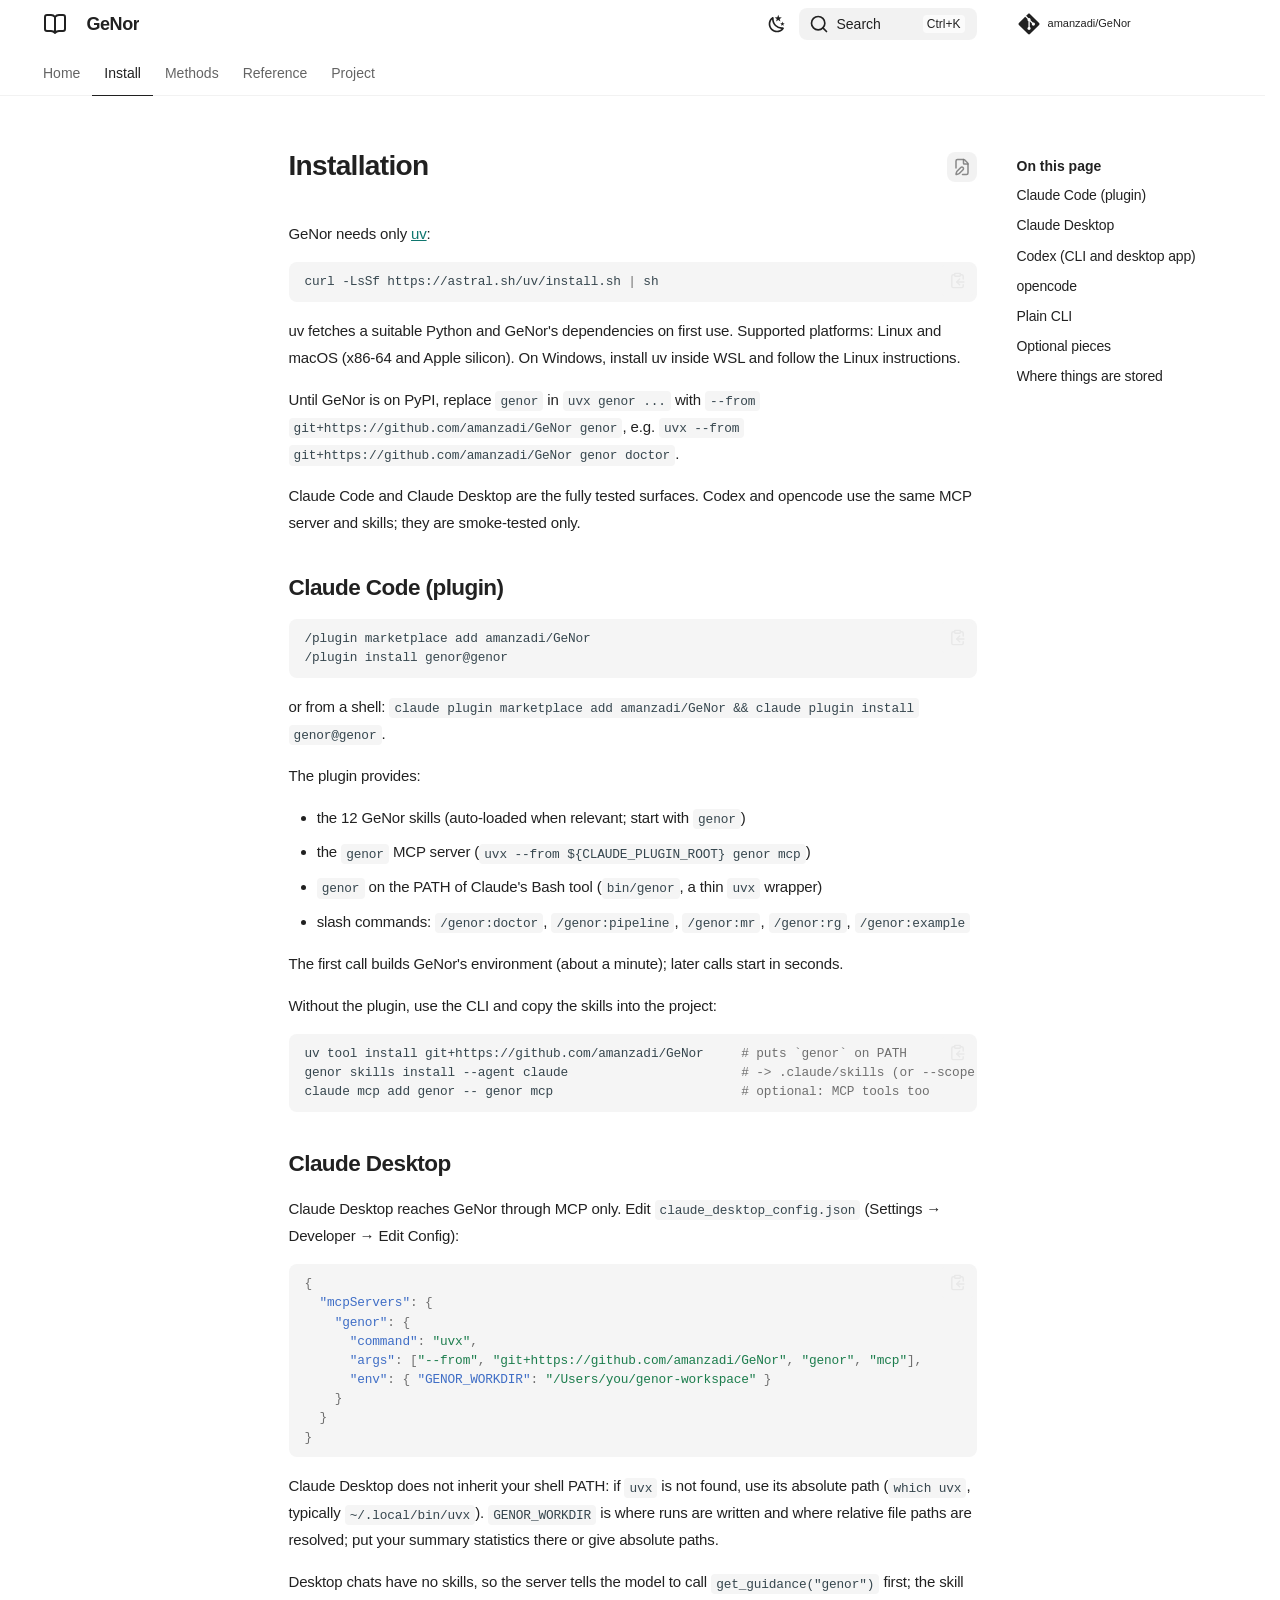
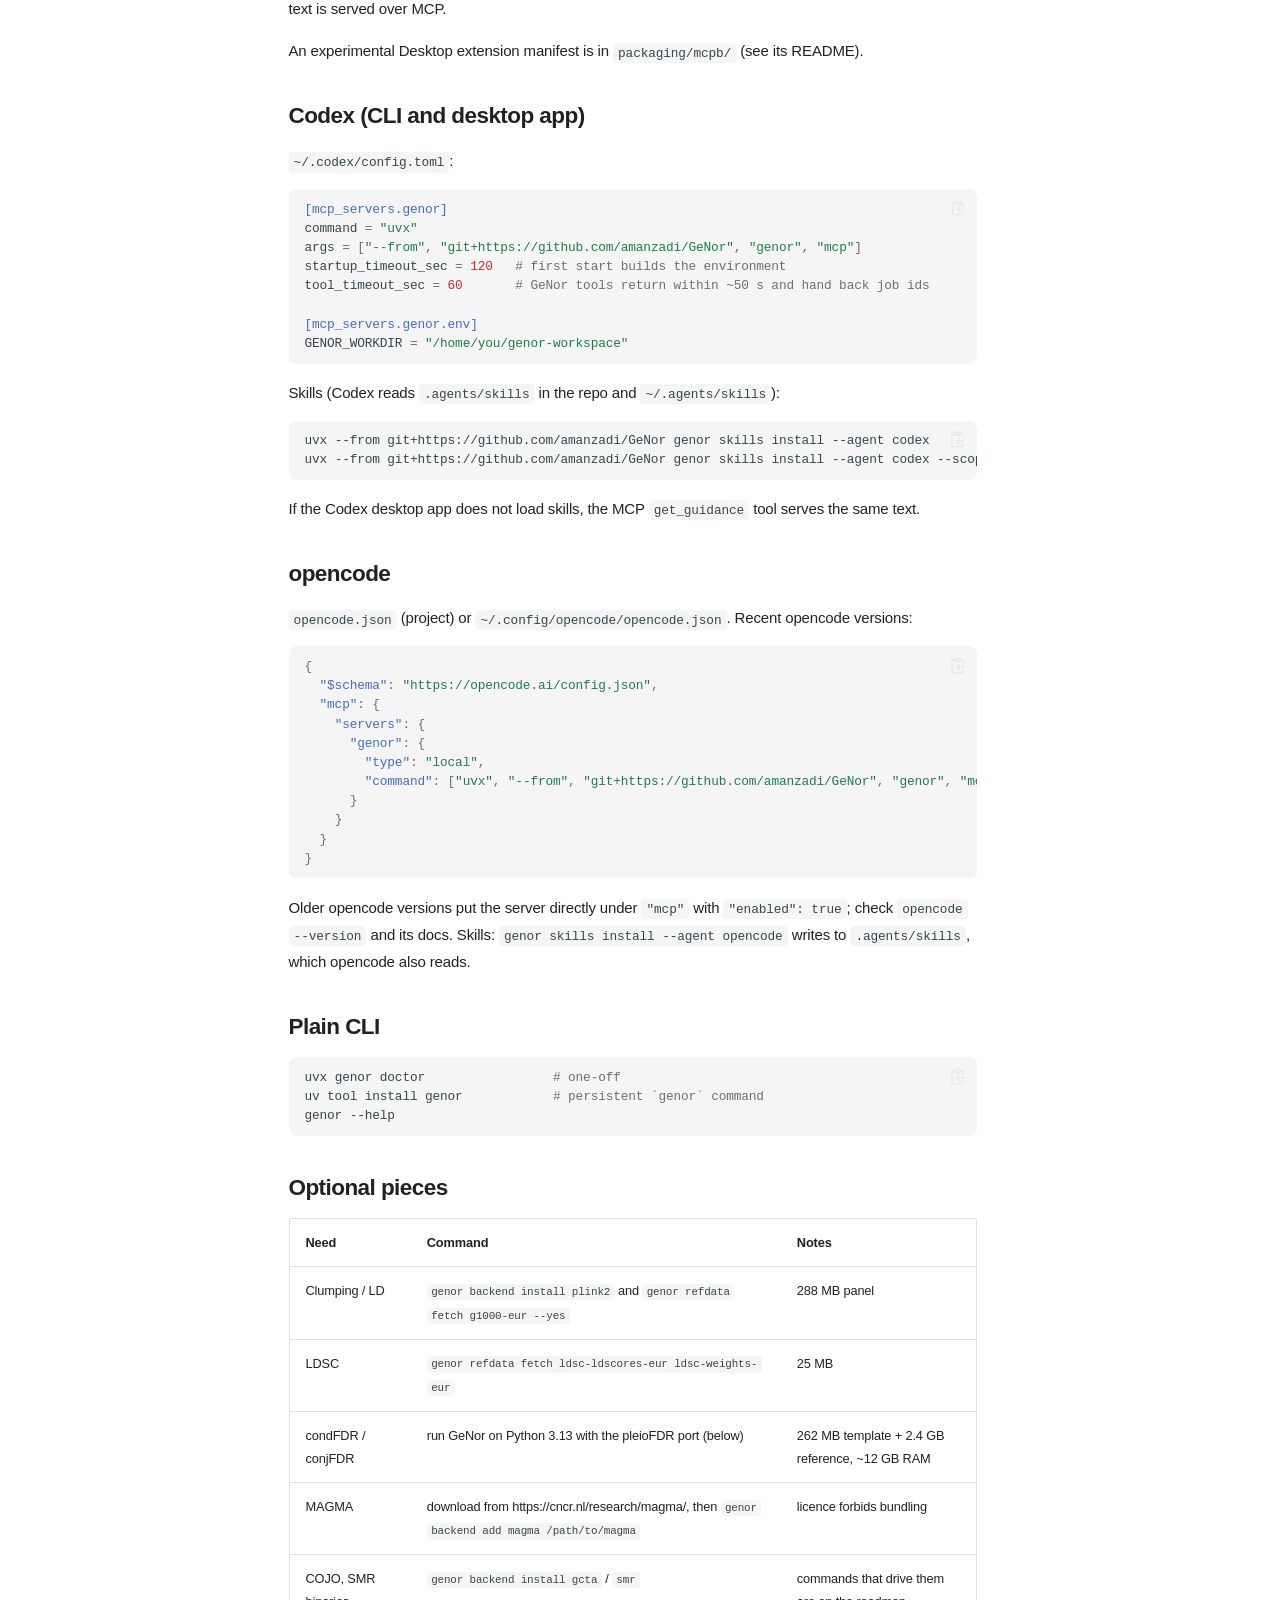
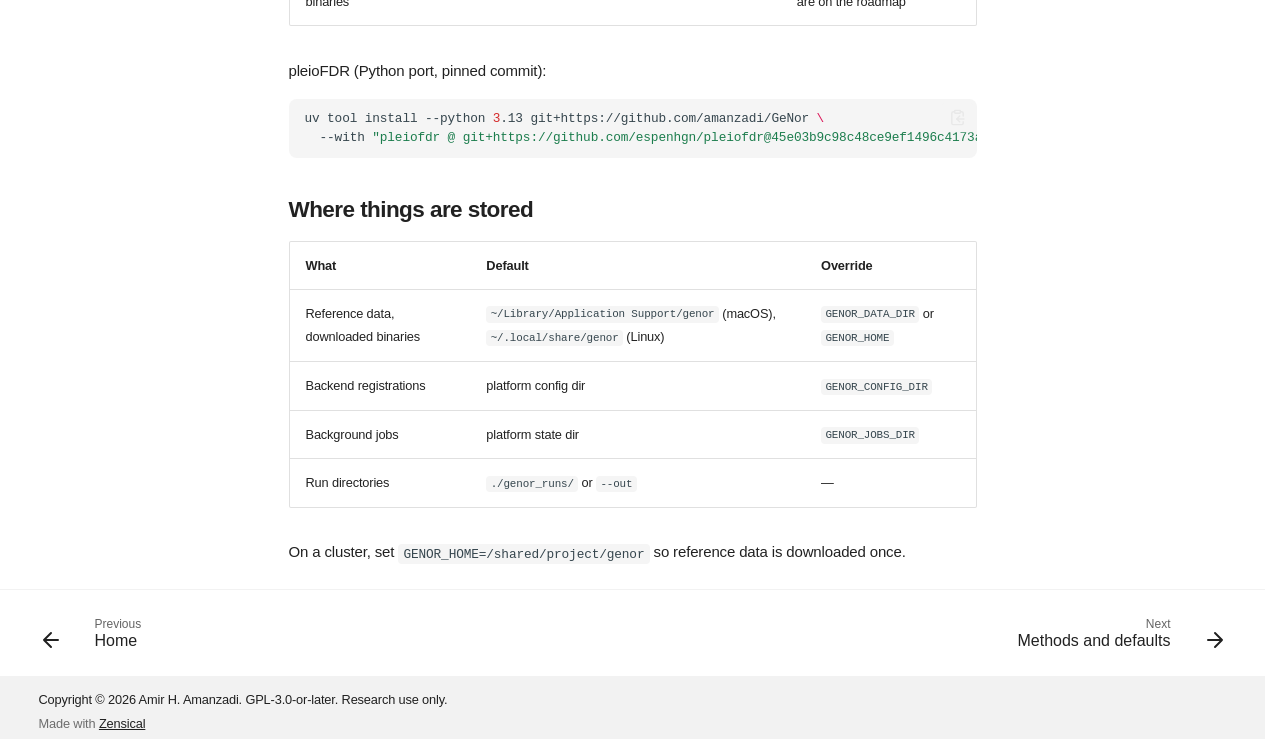
<file: install/index.html>
<!doctype html>
<html lang="en" class="no-js">
  <head>
    
      <meta charset="utf-8">
      <meta name="viewport" content="width=device-width,initial-scale=1">
      
        <meta name="description" content="Post-GWAS analysis from summary statistics, built for AI agents.">
      
      
      
        <link rel="canonical" href="https://amanzadi.github.io/GeNor/install/">
      
      
      
      
        <link rel="prev" href="./..">
      
      
        <link rel="next" href="../methods/">
      
      
        
      
      
      <link rel="icon" href="../assets/images/favicon.png">
      <meta name="generator" content="zensical-0.1.3">
    
    
      
        <title>Install - GeNor</title>
      
    
    
      
        
      
      <link rel="stylesheet" href="../assets/stylesheets/modern/main.e2cf241e.min.css">
      
        
          
        
        <link rel="stylesheet" href="../assets/stylesheets/modern/palette.b60ce83d.min.css">
      
      
      


    
    
      
    
    
      
    
    
      <link rel="stylesheet" href="../assets/site.css">
    
    <script>__md_scope=new URL("..",location),__md_scope.pathname.endsWith("/")||(__md_scope=new URL(__md_scope.pathname+"/",location)),__md_hash=e=>[...e].reduce(((e,t)=>(e<<5)-e+t.charCodeAt(0)),0),__md_get=(e,t=localStorage,_=__md_scope)=>JSON.parse(t.getItem(_.pathname+"."+e)),__md_set=(e,t,_=localStorage,a=__md_scope)=>{try{_.setItem(a.pathname+"."+e,JSON.stringify(t))}catch(e){}},document.documentElement.setAttribute("data-platform",navigator.platform)</script>
    
      

    
    
  </head>
  
  
    
    
      
    
    
    
    
    <body dir="ltr" data-md-color-scheme="default" data-md-color-primary="custom" data-md-color-accent="teal">
  
    
    <input class="md-toggle" data-md-toggle="drawer" type="checkbox" id="__drawer" autocomplete="off">
    <input class="md-toggle" data-md-toggle="search" type="checkbox" id="__search" autocomplete="off">
    <label class="md-overlay" for="__drawer" aria-hidden="true"></label>
    <div data-md-component="skip">
      <a href="#__skip" class="md-skip">
        Skip to content
      </a>
    </div>
    <div data-md-component="announce">
      
    </div>
    
    
      

<header class="md-header" data-md-component="header">
  <nav class="md-header__inner md-grid" aria-label="Header">
    <a href="./.." title="GeNor" class="md-header__button md-logo" aria-label="GeNor" data-md-component="logo">
      
  
  <svg xmlns="http://www.w3.org/2000/svg" fill="none" stroke="currentColor" stroke-linecap="round" stroke-linejoin="round" stroke-width="2" class="lucide lucide-book-open" viewBox="0 0 24 24"><path d="M12 5v16M20.001 19A2 2 0 0 0 22 17V5a2 2 0 0 0-1.999-2L16 3.002A5 5 0 0 0 12 5a5 5 0 0 0-4-2H4a2 2 0 0 0-2 2v12a2 2 0 0 0 1.999 2H8a5 5 0 0 1 4 2 5 5 0 0 1 4-2z"/></svg>

    </a>
    <label class="md-header__button md-icon" for="__drawer">
      
      <svg xmlns="http://www.w3.org/2000/svg" fill="none" stroke="currentColor" stroke-linecap="round" stroke-linejoin="round" stroke-width="2" class="lucide lucide-menu" viewBox="0 0 24 24"><path d="M4 5h16M4 12h16M4 19h16"/></svg>
      <span class="md-visually-hidden">Navigation</span>
    </label>
    <div class="md-header__title" data-md-component="header-title">
      <div class="md-header__ellipsis">
        <div class="md-header__topic">
          <span class="md-ellipsis">
            GeNor
          </span>
        </div>
        <div class="md-header__topic" data-md-component="header-topic">
          <span class="md-ellipsis">
            
              Install
            
          </span>
        </div>
      </div>
    </div>
    
      
        <form class="md-header__option" data-md-component="palette">
  
    
    
    
    <input class="md-option" data-md-color-media="(prefers-color-scheme: light)" data-md-color-scheme="default" data-md-color-primary="custom" data-md-color-accent="teal"  aria-label="Dark mode"  type="radio" name="__palette" id="__palette_0">
    
      <label class="md-header__button md-icon" title="Dark mode" for="__palette_1" hidden>
        <svg xmlns="http://www.w3.org/2000/svg" viewBox="0 0 24 24"><path d="m17.75 4.09-2.53 1.94.91 3.06-2.63-1.81-2.63 1.81.91-3.06-2.53-1.94L12.44 4l1.06-3 1.06 3zm3.5 6.91-1.64 1.25.59 1.98-1.7-1.17-1.7 1.17.59-1.98L15.75 11l2.06-.05L18.5 9l.69 1.95zm-2.28 4.95c.83-.08 1.72 1.1 1.19 1.85-.32.45-.66.87-1.08 1.27C15.17 23 8.84 23 4.94 19.07c-3.91-3.9-3.91-10.24 0-14.14.4-.4.82-.76 1.27-1.08.75-.53 1.93.36 1.85 1.19-.27 2.86.69 5.83 2.89 8.02a9.96 9.96 0 0 0 8.02 2.89m-1.64 2.02a12.08 12.08 0 0 1-7.8-3.47c-2.17-2.19-3.33-5-3.49-7.82-2.81 3.14-2.7 7.96.31 10.98 3.02 3.01 7.84 3.12 10.98.31"/></svg>
      </label>
    
  
    
    
    
    <input class="md-option" data-md-color-media="(prefers-color-scheme: dark)" data-md-color-scheme="slate" data-md-color-primary="custom" data-md-color-accent="teal"  aria-label="Light mode"  type="radio" name="__palette" id="__palette_1">
    
      <label class="md-header__button md-icon" title="Light mode" for="__palette_0" hidden>
        <svg xmlns="http://www.w3.org/2000/svg" viewBox="0 0 24 24"><path d="M12 7a5 5 0 0 1 5 5 5 5 0 0 1-5 5 5 5 0 0 1-5-5 5 5 0 0 1 5-5m0 2a3 3 0 0 0-3 3 3 3 0 0 0 3 3 3 3 0 0 0 3-3 3 3 0 0 0-3-3m0-7 2.39 3.42C13.65 5.15 12.84 5 12 5s-1.65.15-2.39.42zM3.34 7l4.16-.35A7.2 7.2 0 0 0 5.94 8.5c-.44.74-.69 1.5-.83 2.29zm.02 10 1.76-3.77a7.131 7.131 0 0 0 2.38 4.14zM20.65 7l-1.77 3.79a7.02 7.02 0 0 0-2.38-4.15zm-.01 10-4.14.36c.59-.51 1.12-1.14 1.54-1.86.42-.73.69-1.5.83-2.29zM12 22l-2.41-3.44c.74.27 1.55.44 2.41.44.82 0 1.63-.17 2.37-.44z"/></svg>
      </label>
    
  
</form>
      
    
    
      <script>var palette=__md_get("__palette");if(palette&&palette.color){if("(prefers-color-scheme)"===palette.color.media){var media=matchMedia("(prefers-color-scheme: light)"),input=document.querySelector(media.matches?"[data-md-color-media='(prefers-color-scheme: light)']":"[data-md-color-media='(prefers-color-scheme: dark)']");palette.color.media=input.getAttribute("data-md-color-media"),palette.color.scheme=input.getAttribute("data-md-color-scheme"),palette.color.primary=input.getAttribute("data-md-color-primary"),palette.color.accent=input.getAttribute("data-md-color-accent")}for(var[key,value]of Object.entries(palette.color))document.body.setAttribute("data-md-color-"+key,value)}</script>
    
    
    
      
      
        <label class="md-header__button md-icon" for="__search">
          
          <svg xmlns="http://www.w3.org/2000/svg" fill="none" stroke="currentColor" stroke-linecap="round" stroke-linejoin="round" stroke-width="2" class="lucide lucide-search" viewBox="0 0 24 24"><path d="m21 21-4.34-4.34"/><circle cx="11" cy="11" r="8"/></svg>
          <span class="md-visually-hidden">Search</span>
        </label>
        <div class="md-search" data-md-component="search" role="dialog" aria-label="Search">
  <button type="button" class="md-search__button">
    Search
  </button>
</div>
      
    
    <div class="md-header__source">
      
        <a href="https://github.com/amanzadi/GeNor" title="Go to repository" class="md-source" data-md-component="source">
  <div class="md-source__icon md-icon">
    
    <svg xmlns="http://www.w3.org/2000/svg" viewBox="0 0 448 512"><!--! Font Awesome Free 7.3.1 by @fontawesome - https://fontawesome.com License - https://fontawesome.com/license/free (Icons: CC BY 4.0, Fonts: SIL OFL 1.1, Code: MIT License) Copyright 2026 Fonticons, Inc.--><path fill="currentColor" d="M439.6 236.1 244 40.5c-5.4-5.5-12.8-8.5-20.4-8.5s-15 3-20.4 8.4L162.5 81l51.5 51.5c27.1-9.1 52.7 16.8 43.4 43.7l49.7 49.7c34.2-11.8 61.2 31 35.5 56.7-26.5 26.5-70.2-2.9-56-37.3L240.3 199v121.9c25.3 12.5 22.3 41.8 9.1 55-6.4 6.4-15.2 10.1-24.3 10.1s-17.8-3.6-24.3-10.1c-17.6-17.6-11.1-46.9 11.2-56v-123c-20.8-8.5-24.6-30.7-18.6-45L142.6 101 8.5 235.1C3 240.6 0 247.9 0 255.5s3 15 8.5 20.4l195.6 195.7c5.4 5.4 12.7 8.4 20.4 8.4s15-3 20.4-8.4l194.7-194.7c5.4-5.4 8.4-12.8 8.4-20.4s-3-15-8.4-20.4"/></svg>
  </div>
  <div class="md-source__repository">
    amanzadi/GeNor
  </div>
</a>
      
    </div>
  </nav>
  
</header>
    
    <div class="md-container" data-md-component="container">
      
      
        
          
            
<nav class="md-tabs" aria-label="Tabs" data-md-component="tabs">
  <div class="md-grid">
    <ul class="md-tabs__list">
      
        
  
  
  
  
    <li class="md-tabs__item">
      <a href="./.." class="md-tabs__link">
        
  
  Home

      </a>
    </li>
  

      
        
  
  
  
    
  
  
    <li class="md-tabs__item md-tabs__item--active">
      <a href="././" class="md-tabs__link">
        
  
  Install

      </a>
    </li>
  

      
        
  
  
  
  
    
      
    
    
    
      <li class="md-tabs__item">
        <a href="../methods/" class="md-tabs__link">
          
  
  Methods

        </a>
      </li>
    
  

      
        
  
  
  
  
    
      
    
    
    
      <li class="md-tabs__item">
        <a href="../cli/" class="md-tabs__link">
          
  
  Reference

        </a>
      </li>
    
  

      
        
  
  
  
  
    
      
    
    
    
      <li class="md-tabs__item">
        <a href="../architecture/" class="md-tabs__link">
          
  
  Project

        </a>
      </li>
    
  

      
    </ul>
  </div>
</nav>
          
        
      
      <main class="md-main" data-md-component="main">
        <div class="md-main__inner md-grid">
          
            
              
              <div class="md-sidebar md-sidebar--primary" data-md-component="sidebar" data-md-type="navigation" >
                <div class="md-sidebar__scrollwrap">
                  <div class="md-sidebar__inner">
                    


  


<nav class="md-nav md-nav--primary md-nav--lifted" aria-label="Navigation" data-md-level="0">
  <label class="md-nav__title" for="__drawer">
    <a href="./.." title="GeNor" class="md-nav__button md-logo" aria-label="GeNor" data-md-component="logo">
      
  
  <svg xmlns="http://www.w3.org/2000/svg" fill="none" stroke="currentColor" stroke-linecap="round" stroke-linejoin="round" stroke-width="2" class="lucide lucide-book-open" viewBox="0 0 24 24"><path d="M12 5v16M20.001 19A2 2 0 0 0 22 17V5a2 2 0 0 0-1.999-2L16 3.002A5 5 0 0 0 12 5a5 5 0 0 0-4-2H4a2 2 0 0 0-2 2v12a2 2 0 0 0 1.999 2H8a5 5 0 0 1 4 2 5 5 0 0 1 4-2z"/></svg>

    </a>
    GeNor
  </label>
  
    <div class="md-nav__source">
      <a href="https://github.com/amanzadi/GeNor" title="Go to repository" class="md-source" data-md-component="source">
  <div class="md-source__icon md-icon">
    
    <svg xmlns="http://www.w3.org/2000/svg" viewBox="0 0 448 512"><!--! Font Awesome Free 7.3.1 by @fontawesome - https://fontawesome.com License - https://fontawesome.com/license/free (Icons: CC BY 4.0, Fonts: SIL OFL 1.1, Code: MIT License) Copyright 2026 Fonticons, Inc.--><path fill="currentColor" d="M439.6 236.1 244 40.5c-5.4-5.5-12.8-8.5-20.4-8.5s-15 3-20.4 8.4L162.5 81l51.5 51.5c27.1-9.1 52.7 16.8 43.4 43.7l49.7 49.7c34.2-11.8 61.2 31 35.5 56.7-26.5 26.5-70.2-2.9-56-37.3L240.3 199v121.9c25.3 12.5 22.3 41.8 9.1 55-6.4 6.4-15.2 10.1-24.3 10.1s-17.8-3.6-24.3-10.1c-17.6-17.6-11.1-46.9 11.2-56v-123c-20.8-8.5-24.6-30.7-18.6-45L142.6 101 8.5 235.1C3 240.6 0 247.9 0 255.5s3 15 8.5 20.4l195.6 195.7c5.4 5.4 12.7 8.4 20.4 8.4s15-3 20.4-8.4l194.7-194.7c5.4-5.4 8.4-12.8 8.4-20.4s-3-15-8.4-20.4"/></svg>
  </div>
  <div class="md-source__repository">
    amanzadi/GeNor
  </div>
</a>
    </div>
  
  <ul class="md-nav__list" data-md-scrollfix>
    
      
      
  
  
  
  
    <li class="md-nav__item">
      <a href="./.." class="md-nav__link">
        
  
  
  <span class="md-ellipsis">
    
  
  Home

    
  </span>
  
  

      </a>
    </li>
  

    
      
      
  
  
    
  
  
  
    <li class="md-nav__item md-nav__item--active">
      
      
      
      
        
      
      
        <label class="md-nav__link md-nav__link--active" for="__toc">
          
  
  
  <span class="md-ellipsis">
    
  
  Install

    
  </span>
  
  

          <span class="md-nav__icon md-icon"></span>
        </label>
      
      <a href="././" class="md-nav__link md-nav__link--active">
        
  
  
  <span class="md-ellipsis">
    
  
  Install

    
  </span>
  
  

      </a>
      
        


<nav class="md-nav md-nav--secondary" aria-label="On this page">
  
  
  
    
  
  
    <label class="md-nav__title" for="__toc">
      <span class="md-nav__icon md-icon"></span>
      On this page
    </label>
    <ul class="md-nav__list" data-md-component="toc" data-md-scrollfix>
      
        <li class="md-nav__item">
  <a href="#claude-code-plugin" class="md-nav__link">
    <span class="md-ellipsis">
      <span class="md-typeset">
        Claude Code (plugin)
      </span>
    </span>
  </a>
  
</li>
      
        <li class="md-nav__item">
  <a href="#claude-desktop" class="md-nav__link">
    <span class="md-ellipsis">
      <span class="md-typeset">
        Claude Desktop
      </span>
    </span>
  </a>
  
</li>
      
        <li class="md-nav__item">
  <a href="#codex-cli-and-desktop-app" class="md-nav__link">
    <span class="md-ellipsis">
      <span class="md-typeset">
        Codex (CLI and desktop app)
      </span>
    </span>
  </a>
  
</li>
      
        <li class="md-nav__item">
  <a href="#opencode" class="md-nav__link">
    <span class="md-ellipsis">
      <span class="md-typeset">
        opencode
      </span>
    </span>
  </a>
  
</li>
      
        <li class="md-nav__item">
  <a href="#plain-cli" class="md-nav__link">
    <span class="md-ellipsis">
      <span class="md-typeset">
        Plain CLI
      </span>
    </span>
  </a>
  
</li>
      
        <li class="md-nav__item">
  <a href="#optional-pieces" class="md-nav__link">
    <span class="md-ellipsis">
      <span class="md-typeset">
        Optional pieces
      </span>
    </span>
  </a>
  
</li>
      
        <li class="md-nav__item">
  <a href="#where-things-are-stored" class="md-nav__link">
    <span class="md-ellipsis">
      <span class="md-typeset">
        Where things are stored
      </span>
    </span>
  </a>
  
</li>
      
    </ul>
  
</nav>
      
    </li>
  

    
      
      
  
  
  
  
    
    
    
    
      
      
    
    
    <li class="md-nav__item md-nav__item--nested">
      
        
        
        <input class="md-nav__toggle md-toggle " type="checkbox" id="__nav_3" >
        
          
          <label class="md-nav__link" for="__nav_3" id="__nav_3_label" tabindex="0">
            
  
  
  <span class="md-ellipsis">
    
  
  Methods

    
  </span>
  
  

            <span class="md-nav__icon md-icon"></span>
          </label>
        
        
          <nav class="md-nav" data-md-level="1" aria-labelledby="__nav_3_label" aria-expanded="false">
            <label class="md-nav__title" for="__nav_3">
              <span class="md-nav__icon md-icon"></span>
              
  
  Methods

            </label>
            <ul class="md-nav__list" data-md-scrollfix>
              
                
                  
  
  
  
  
    <li class="md-nav__item">
      <a href="../methods/" class="md-nav__link">
        
  
  
  <span class="md-ellipsis">
    
  
  Methods and defaults

    
  </span>
  
  

      </a>
    </li>
  

                
              
                
                  
  
  
  
  
    <li class="md-nav__item">
      <a href="../validation/" class="md-nav__link">
        
  
  
  <span class="md-ellipsis">
    
  
  Validation

    
  </span>
  
  

      </a>
    </li>
  

                
              
                
                  
  
  
  
  
    <li class="md-nav__item">
      <a href="../reference-data/" class="md-nav__link">
        
  
  
  <span class="md-ellipsis">
    
  
  Reference data and tools

    
  </span>
  
  

      </a>
    </li>
  

                
              
                
                  
  
  
  
  
    <li class="md-nav__item">
      <a href="../data-sources/" class="md-nav__link">
        
  
  
  <span class="md-ellipsis">
    
  
  Where to find GWAS

    
  </span>
  
  

      </a>
    </li>
  

                
              
            </ul>
          </nav>
        
      
    </li>
  

    
      
      
  
  
  
  
    
    
    
    
      
      
    
    
    <li class="md-nav__item md-nav__item--nested">
      
        
        
        <input class="md-nav__toggle md-toggle " type="checkbox" id="__nav_4" >
        
          
          <label class="md-nav__link" for="__nav_4" id="__nav_4_label" tabindex="0">
            
  
  
  <span class="md-ellipsis">
    
  
  Reference

    
  </span>
  
  

            <span class="md-nav__icon md-icon"></span>
          </label>
        
        
          <nav class="md-nav" data-md-level="1" aria-labelledby="__nav_4_label" aria-expanded="false">
            <label class="md-nav__title" for="__nav_4">
              <span class="md-nav__icon md-icon"></span>
              
  
  Reference

            </label>
            <ul class="md-nav__list" data-md-scrollfix>
              
                
                  
  
  
  
  
    <li class="md-nav__item">
      <a href="../cli/" class="md-nav__link">
        
  
  
  <span class="md-ellipsis">
    
  
  CLI

    
  </span>
  
  

      </a>
    </li>
  

                
              
                
                  
  
  
  
  
    <li class="md-nav__item">
      <a href="../mcp/" class="md-nav__link">
        
  
  
  <span class="md-ellipsis">
    
  
  MCP tools

    
  </span>
  
  

      </a>
    </li>
  

                
              
            </ul>
          </nav>
        
      
    </li>
  

    
      
      
  
  
  
  
    
    
    
    
      
      
    
    
    <li class="md-nav__item md-nav__item--nested">
      
        
        
        <input class="md-nav__toggle md-toggle " type="checkbox" id="__nav_5" >
        
          
          <label class="md-nav__link" for="__nav_5" id="__nav_5_label" tabindex="0">
            
  
  
  <span class="md-ellipsis">
    
  
  Project

    
  </span>
  
  

            <span class="md-nav__icon md-icon"></span>
          </label>
        
        
          <nav class="md-nav" data-md-level="1" aria-labelledby="__nav_5_label" aria-expanded="false">
            <label class="md-nav__title" for="__nav_5">
              <span class="md-nav__icon md-icon"></span>
              
  
  Project

            </label>
            <ul class="md-nav__list" data-md-scrollfix>
              
                
                  
  
  
  
  
    <li class="md-nav__item">
      <a href="../architecture/" class="md-nav__link">
        
  
  
  <span class="md-ellipsis">
    
  
  Architecture

    
  </span>
  
  

      </a>
    </li>
  

                
              
                
                  
  
  
  
  
    <li class="md-nav__item">
      <a href="../roadmap/" class="md-nav__link">
        
  
  
  <span class="md-ellipsis">
    
  
  Roadmap

    
  </span>
  
  

      </a>
    </li>
  

                
              
            </ul>
          </nav>
        
      
    </li>
  

    
  </ul>
</nav>
                  </div>
                </div>
              </div>
            
            
              
              <div class="md-sidebar md-sidebar--secondary" data-md-component="sidebar" data-md-type="toc" >
                <div class="md-sidebar__scrollwrap">
                  
                    
                    
                    
                      
                    
                    
                      <input class="md-nav__toggle md-toggle" type="checkbox" id="__toc">
                      <div class="md-sidebar-button__wrapper">
                        <label class="md-sidebar-button" for="__toc"></label>
                      </div>
                    
                  
                  <div class="md-sidebar__inner">
                    


<nav class="md-nav md-nav--secondary" aria-label="On this page">
  
  
  
    
  
  
    <label class="md-nav__title" for="__toc">
      <span class="md-nav__icon md-icon"></span>
      On this page
    </label>
    <ul class="md-nav__list" data-md-component="toc" data-md-scrollfix>
      
        <li class="md-nav__item">
  <a href="#claude-code-plugin" class="md-nav__link">
    <span class="md-ellipsis">
      <span class="md-typeset">
        Claude Code (plugin)
      </span>
    </span>
  </a>
  
</li>
      
        <li class="md-nav__item">
  <a href="#claude-desktop" class="md-nav__link">
    <span class="md-ellipsis">
      <span class="md-typeset">
        Claude Desktop
      </span>
    </span>
  </a>
  
</li>
      
        <li class="md-nav__item">
  <a href="#codex-cli-and-desktop-app" class="md-nav__link">
    <span class="md-ellipsis">
      <span class="md-typeset">
        Codex (CLI and desktop app)
      </span>
    </span>
  </a>
  
</li>
      
        <li class="md-nav__item">
  <a href="#opencode" class="md-nav__link">
    <span class="md-ellipsis">
      <span class="md-typeset">
        opencode
      </span>
    </span>
  </a>
  
</li>
      
        <li class="md-nav__item">
  <a href="#plain-cli" class="md-nav__link">
    <span class="md-ellipsis">
      <span class="md-typeset">
        Plain CLI
      </span>
    </span>
  </a>
  
</li>
      
        <li class="md-nav__item">
  <a href="#optional-pieces" class="md-nav__link">
    <span class="md-ellipsis">
      <span class="md-typeset">
        Optional pieces
      </span>
    </span>
  </a>
  
</li>
      
        <li class="md-nav__item">
  <a href="#where-things-are-stored" class="md-nav__link">
    <span class="md-ellipsis">
      <span class="md-typeset">
        Where things are stored
      </span>
    </span>
  </a>
  
</li>
      
    </ul>
  
</nav>
                  </div>
                </div>
              </div>
            
          
          
            <div class="md-content" data-md-component="content">
              
              <article class="md-content__inner md-typeset">
                <a id="__skip" tabindex="-1"></a>
                
                  

  
    <a href="https://github.com/amanzadi/GeNor/edit/main/docs/install.md" title="Edit this page" class="md-content__button md-icon" rel="edit">
      
      <svg xmlns="http://www.w3.org/2000/svg" fill="none" stroke="currentColor" stroke-linecap="round" stroke-linejoin="round" stroke-width="2" class="lucide lucide-file-pen" viewBox="0 0 24 24"><path d="M12.659 22H18a2 2 0 0 0 2-2V8a2.4 2.4 0 0 0-.706-1.706l-3.588-3.588A2.4 2.4 0 0 0 14 2H6a2 2 0 0 0-2 2v9.34"/><path d="M14 2v5a1 1 0 0 0 1 1h5M10.378 12.622a1 1 0 0 1 3 3.003L8.36 20.637a2 2 0 0 1-.854.506l-2.867.837a.5.5 0 0 1-.62-.62l.836-2.869a2 2 0 0 1 .506-.853z"/></svg>
    </a>
  
  


<h1 id="installation">Installation<a class="headerlink" href="#installation" title="Permanent link">&para;</a></h1>
<p>GeNor needs only <a href="https://docs.astral.sh/uv/getting-started/installation/">uv</a>:</p>
<div class="highlight"><pre><span></span><code>curl<span class="w"> </span>-LsSf<span class="w"> </span>https://astral.sh/uv/install.sh<span class="w"> </span><span class="p">|</span><span class="w"> </span>sh
</code></pre></div>
<p>uv fetches a suitable Python and GeNor's dependencies on first use. Supported platforms: Linux and
macOS (x86-64 and Apple silicon). On Windows, install uv inside WSL and follow the Linux
instructions.</p>
<p>Until GeNor is on PyPI, replace <code>genor</code> in <code>uvx genor ...</code> with
<code>--from git+https://github.com/amanzadi/GeNor genor</code>, e.g.
<code>uvx --from git+https://github.com/amanzadi/GeNor genor doctor</code>.</p>
<p>Claude Code and Claude Desktop are the fully tested surfaces. Codex and opencode use the same MCP
server and skills; they are smoke-tested only.</p>
<h2 id="claude-code-plugin">Claude Code (plugin)<a class="headerlink" href="#claude-code-plugin" title="Permanent link">&para;</a></h2>
<div class="highlight"><pre><span></span><code>/plugin marketplace add amanzadi/GeNor
/plugin install genor@genor
</code></pre></div>
<p>or from a shell: <code>claude plugin marketplace add amanzadi/GeNor &amp;&amp; claude plugin install genor@genor</code>.</p>
<p>The plugin provides:</p>
<ul>
<li>the 12 GeNor skills (auto-loaded when relevant; start with <code>genor</code>)</li>
<li>the <code>genor</code> MCP server (<code>uvx --from ${CLAUDE_PLUGIN_ROOT} genor mcp</code>)</li>
<li><code>genor</code> on the PATH of Claude's Bash tool (<code>bin/genor</code>, a thin <code>uvx</code> wrapper)</li>
<li>slash commands: <code>/genor:doctor</code>, <code>/genor:pipeline</code>, <code>/genor:mr</code>, <code>/genor:rg</code>, <code>/genor:example</code></li>
</ul>
<p>The first call builds GeNor's environment (about a minute); later calls start in seconds.</p>
<p>Without the plugin, use the CLI and copy the skills into the project:</p>
<div class="highlight"><pre><span></span><code>uv<span class="w"> </span>tool<span class="w"> </span>install<span class="w"> </span>git+https://github.com/amanzadi/GeNor<span class="w">     </span><span class="c1"># puts `genor` on PATH</span>
genor<span class="w"> </span>skills<span class="w"> </span>install<span class="w"> </span>--agent<span class="w"> </span>claude<span class="w">                       </span><span class="c1"># -&gt; .claude/skills (or --scope user)</span>
claude<span class="w"> </span>mcp<span class="w"> </span>add<span class="w"> </span>genor<span class="w"> </span>--<span class="w"> </span>genor<span class="w"> </span>mcp<span class="w">                         </span><span class="c1"># optional: MCP tools too</span>
</code></pre></div>
<h2 id="claude-desktop">Claude Desktop<a class="headerlink" href="#claude-desktop" title="Permanent link">&para;</a></h2>
<p>Claude Desktop reaches GeNor through MCP only. Edit <code>claude_desktop_config.json</code>
(Settings → Developer → Edit Config):</p>
<div class="highlight"><pre><span></span><code><span class="p">{</span>
<span class="w">  </span><span class="nt">"mcpServers"</span><span class="p">:</span><span class="w"> </span><span class="p">{</span>
<span class="w">    </span><span class="nt">"genor"</span><span class="p">:</span><span class="w"> </span><span class="p">{</span>
<span class="w">      </span><span class="nt">"command"</span><span class="p">:</span><span class="w"> </span><span class="s2">"uvx"</span><span class="p">,</span>
<span class="w">      </span><span class="nt">"args"</span><span class="p">:</span><span class="w"> </span><span class="p">[</span><span class="s2">"--from"</span><span class="p">,</span><span class="w"> </span><span class="s2">"git+https://github.com/amanzadi/GeNor"</span><span class="p">,</span><span class="w"> </span><span class="s2">"genor"</span><span class="p">,</span><span class="w"> </span><span class="s2">"mcp"</span><span class="p">],</span>
<span class="w">      </span><span class="nt">"env"</span><span class="p">:</span><span class="w"> </span><span class="p">{</span><span class="w"> </span><span class="nt">"GENOR_WORKDIR"</span><span class="p">:</span><span class="w"> </span><span class="s2">"/Users/you/genor-workspace"</span><span class="w"> </span><span class="p">}</span>
<span class="w">    </span><span class="p">}</span>
<span class="w">  </span><span class="p">}</span>
<span class="p">}</span>
</code></pre></div>
<p>Claude Desktop does not inherit your shell PATH: if <code>uvx</code> is not found, use its absolute path
(<code>which uvx</code>, typically <code>~/.local/bin/uvx</code>). <code>GENOR_WORKDIR</code> is where runs are written and where
relative file paths are resolved; put your summary statistics there or give absolute paths.</p>
<p>Desktop chats have no skills, so the server tells the model to call <code>get_guidance("genor")</code>
first; the skill text is served over MCP.</p>
<p>An experimental Desktop extension manifest is in <code>packaging/mcpb/</code> (see its README).</p>
<h2 id="codex-cli-and-desktop-app">Codex (CLI and desktop app)<a class="headerlink" href="#codex-cli-and-desktop-app" title="Permanent link">&para;</a></h2>
<p><code>~/.codex/config.toml</code>:</p>
<div class="highlight"><pre><span></span><code><span class="k">[mcp_servers.genor]</span>
<span class="n">command</span><span class="w"> </span><span class="o">=</span><span class="w"> </span><span class="s2">"uvx"</span>
<span class="n">args</span><span class="w"> </span><span class="o">=</span><span class="w"> </span><span class="p">[</span><span class="s2">"--from"</span><span class="p">,</span><span class="w"> </span><span class="s2">"git+https://github.com/amanzadi/GeNor"</span><span class="p">,</span><span class="w"> </span><span class="s2">"genor"</span><span class="p">,</span><span class="w"> </span><span class="s2">"mcp"</span><span class="p">]</span>
<span class="n">startup_timeout_sec</span><span class="w"> </span><span class="o">=</span><span class="w"> </span><span class="mi">120</span><span class="w">   </span><span class="c1"># first start builds the environment</span>
<span class="n">tool_timeout_sec</span><span class="w"> </span><span class="o">=</span><span class="w"> </span><span class="mi">60</span><span class="w">       </span><span class="c1"># GeNor tools return within ~50 s and hand back job ids</span>

<span class="k">[mcp_servers.genor.env]</span>
<span class="n">GENOR_WORKDIR</span><span class="w"> </span><span class="o">=</span><span class="w"> </span><span class="s2">"/home/you/genor-workspace"</span>
</code></pre></div>
<p>Skills (Codex reads <code>.agents/skills</code> in the repo and <code>~/.agents/skills</code>):</p>
<div class="highlight"><pre><span></span><code>uvx<span class="w"> </span>--from<span class="w"> </span>git+https://github.com/amanzadi/GeNor<span class="w"> </span>genor<span class="w"> </span>skills<span class="w"> </span>install<span class="w"> </span>--agent<span class="w"> </span>codex<span class="w">            </span><span class="c1"># project</span>
uvx<span class="w"> </span>--from<span class="w"> </span>git+https://github.com/amanzadi/GeNor<span class="w"> </span>genor<span class="w"> </span>skills<span class="w"> </span>install<span class="w"> </span>--agent<span class="w"> </span>codex<span class="w"> </span>--scope<span class="w"> </span>user
</code></pre></div>
<p>If the Codex desktop app does not load skills, the MCP <code>get_guidance</code> tool serves the same text.</p>
<h2 id="opencode">opencode<a class="headerlink" href="#opencode" title="Permanent link">&para;</a></h2>
<p><code>opencode.json</code> (project) or <code>~/.config/opencode/opencode.json</code>. Recent opencode versions:</p>
<div class="highlight"><pre><span></span><code><span class="p">{</span>
<span class="w">  </span><span class="nt">"$schema"</span><span class="p">:</span><span class="w"> </span><span class="s2">"https://opencode.ai/config.json"</span><span class="p">,</span>
<span class="w">  </span><span class="nt">"mcp"</span><span class="p">:</span><span class="w"> </span><span class="p">{</span>
<span class="w">    </span><span class="nt">"servers"</span><span class="p">:</span><span class="w"> </span><span class="p">{</span>
<span class="w">      </span><span class="nt">"genor"</span><span class="p">:</span><span class="w"> </span><span class="p">{</span>
<span class="w">        </span><span class="nt">"type"</span><span class="p">:</span><span class="w"> </span><span class="s2">"local"</span><span class="p">,</span>
<span class="w">        </span><span class="nt">"command"</span><span class="p">:</span><span class="w"> </span><span class="p">[</span><span class="s2">"uvx"</span><span class="p">,</span><span class="w"> </span><span class="s2">"--from"</span><span class="p">,</span><span class="w"> </span><span class="s2">"git+https://github.com/amanzadi/GeNor"</span><span class="p">,</span><span class="w"> </span><span class="s2">"genor"</span><span class="p">,</span><span class="w"> </span><span class="s2">"mcp"</span><span class="p">]</span>
<span class="w">      </span><span class="p">}</span>
<span class="w">    </span><span class="p">}</span>
<span class="w">  </span><span class="p">}</span>
<span class="p">}</span>
</code></pre></div>
<p>Older opencode versions put the server directly under <code>"mcp"</code> with <code>"enabled": true</code>; check
<code>opencode --version</code> and its docs. Skills: <code>genor skills install --agent opencode</code> writes to
<code>.agents/skills</code>, which opencode also reads.</p>
<h2 id="plain-cli">Plain CLI<a class="headerlink" href="#plain-cli" title="Permanent link">&para;</a></h2>
<div class="highlight"><pre><span></span><code>uvx<span class="w"> </span>genor<span class="w"> </span>doctor<span class="w">                 </span><span class="c1"># one-off</span>
uv<span class="w"> </span>tool<span class="w"> </span>install<span class="w"> </span>genor<span class="w">            </span><span class="c1"># persistent `genor` command</span>
genor<span class="w"> </span>--help
</code></pre></div>
<h2 id="optional-pieces">Optional pieces<a class="headerlink" href="#optional-pieces" title="Permanent link">&para;</a></h2>
<table>
<thead>
<tr>
<th>Need</th>
<th>Command</th>
<th>Notes</th>
</tr>
</thead>
<tbody>
<tr>
<td>Clumping / LD</td>
<td><code>genor backend install plink2</code> and <code>genor refdata fetch g1000-eur --yes</code></td>
<td>288 MB panel</td>
</tr>
<tr>
<td>LDSC</td>
<td><code>genor refdata fetch ldsc-ldscores-eur ldsc-weights-eur</code></td>
<td>25 MB</td>
</tr>
<tr>
<td>condFDR / conjFDR</td>
<td>run GeNor on Python 3.13 with the pleioFDR port (below)</td>
<td>262 MB template + 2.4 GB reference, ~12 GB RAM</td>
</tr>
<tr>
<td>MAGMA</td>
<td>download from https://cncr.nl/research/magma/, then <code>genor backend add magma /path/to/magma</code></td>
<td>licence forbids bundling</td>
</tr>
<tr>
<td>COJO, SMR binaries</td>
<td><code>genor backend install gcta</code> / <code>smr</code></td>
<td>commands that drive them are on the roadmap</td>
</tr>
</tbody>
</table>
<p>pleioFDR (Python port, pinned commit):</p>
<div class="highlight"><pre><span></span><code>uv<span class="w"> </span>tool<span class="w"> </span>install<span class="w"> </span>--python<span class="w"> </span><span class="m">3</span>.13<span class="w"> </span>git+https://github.com/amanzadi/GeNor<span class="w"> </span><span class="se">\</span>
<span class="w">  </span>--with<span class="w"> </span><span class="s2">"pleiofdr @ git+https://github.com/espenhgn/pleiofdr@45e03b9c98c48ce9ef1496c4173a5581b23a853d"</span>
</code></pre></div>
<h2 id="where-things-are-stored">Where things are stored<a class="headerlink" href="#where-things-are-stored" title="Permanent link">&para;</a></h2>
<table>
<thead>
<tr>
<th>What</th>
<th>Default</th>
<th>Override</th>
</tr>
</thead>
<tbody>
<tr>
<td>Reference data, downloaded binaries</td>
<td><code>~/Library/Application Support/genor</code> (macOS), <code>~/.local/share/genor</code> (Linux)</td>
<td><code>GENOR_DATA_DIR</code> or <code>GENOR_HOME</code></td>
</tr>
<tr>
<td>Backend registrations</td>
<td>platform config dir</td>
<td><code>GENOR_CONFIG_DIR</code></td>
</tr>
<tr>
<td>Background jobs</td>
<td>platform state dir</td>
<td><code>GENOR_JOBS_DIR</code></td>
</tr>
<tr>
<td>Run directories</td>
<td><code>./genor_runs/</code> or <code>--out</code></td>
<td>—</td>
</tr>
</tbody>
</table>
<p>On a cluster, set <code>GENOR_HOME=/shared/project/genor</code> so reference data is downloaded once.</p>














                
              </article>
            </div>
          
          
<script>var target=document.getElementById(location.hash.slice(1));target&&target.name&&(target.checked=target.name.startsWith("__tabbed_"))</script>
        </div>
        
          <button type="button" class="md-top md-icon" data-md-component="top" hidden>
  
  <svg xmlns="http://www.w3.org/2000/svg" fill="none" stroke="currentColor" stroke-linecap="round" stroke-linejoin="round" stroke-width="2" class="lucide lucide-circle-arrow-up" viewBox="0 0 24 24"><circle cx="12" cy="12" r="10"/><path d="m16 12-4-4-4 4M12 16V8"/></svg>
  Back to top
</button>
        
      </main>
      
        <footer class="md-footer">
  
    
      
      <nav class="md-footer__inner md-grid" aria-label="Footer" >
        
          
          <a href="./.." class="md-footer__link md-footer__link--prev" aria-label="Previous: Home">
            <div class="md-footer__button md-icon">
              
              <svg xmlns="http://www.w3.org/2000/svg" fill="none" stroke="currentColor" stroke-linecap="round" stroke-linejoin="round" stroke-width="2" class="lucide lucide-arrow-left" viewBox="0 0 24 24"><path d="m12 19-7-7 7-7M19 12H5"/></svg>
            </div>
            <div class="md-footer__title">
              <span class="md-footer__direction">
                Previous
              </span>
              <div class="md-ellipsis">
                Home
              </div>
            </div>
          </a>
        
        
          
          <a href="../methods/" class="md-footer__link md-footer__link--next" aria-label="Next: Methods and defaults">
            <div class="md-footer__title">
              <span class="md-footer__direction">
                Next
              </span>
              <div class="md-ellipsis">
                Methods and defaults
              </div>
            </div>
            <div class="md-footer__button md-icon">
              
              <svg xmlns="http://www.w3.org/2000/svg" fill="none" stroke="currentColor" stroke-linecap="round" stroke-linejoin="round" stroke-width="2" class="lucide lucide-arrow-right" viewBox="0 0 24 24"><path d="M5 12h14M12 5l7 7-7 7"/></svg>
            </div>
          </a>
        
      </nav>
    
  
  <div class="md-footer-meta md-typeset">
    <div class="md-footer-meta__inner md-grid">
      <div class="md-copyright">
  
    <div class="md-copyright__highlight">
      Copyright &copy; 2026 Amir H. Amanzadi. GPL-3.0-or-later. Research use only.
    </div>
  
  
    Made with
    <a href="https://zensical.org/" target="_blank" rel="noopener">
      Zensical
    </a>
  
</div>
      
    </div>
  </div>
</footer>
      
    </div>
    <div class="md-dialog" data-md-component="dialog" role="status" aria-atomic="true">
      <div class="md-dialog__inner md-typeset"></div>
    </div>
    
    
    
      
      
      
      
        
        
      <script id="__config" type="application/json">{"annotate":null,"base":"..","features":["navigation.tabs","navigation.top","navigation.footer","content.code.copy","content.action.edit","search.highlight","toc.follow"],"redirect":null,"search":"../assets/javascripts/workers/search.719e0d91.min.js","tags":null,"translations":{"clipboard.copied":"Copied to clipboard","clipboard.copy":"Copy to clipboard","clipboard.error":"Could not copy to clipboard","search.result.more.one":"1 more on this page","search.result.more.other":"# more on this page","search.result.none":"No matching documents","search.result.one":"1 matching document","search.result.other":"# matching documents","search.result.placeholder":"Type to start searching","search.result.term.missing":"Missing","select.version":"Select version"},"version":null}</script>
    
    
      <script src="../assets/javascripts/bundle.9e76c64c.min.js"></script>
      
      
    
  </body>
</html>
</file>
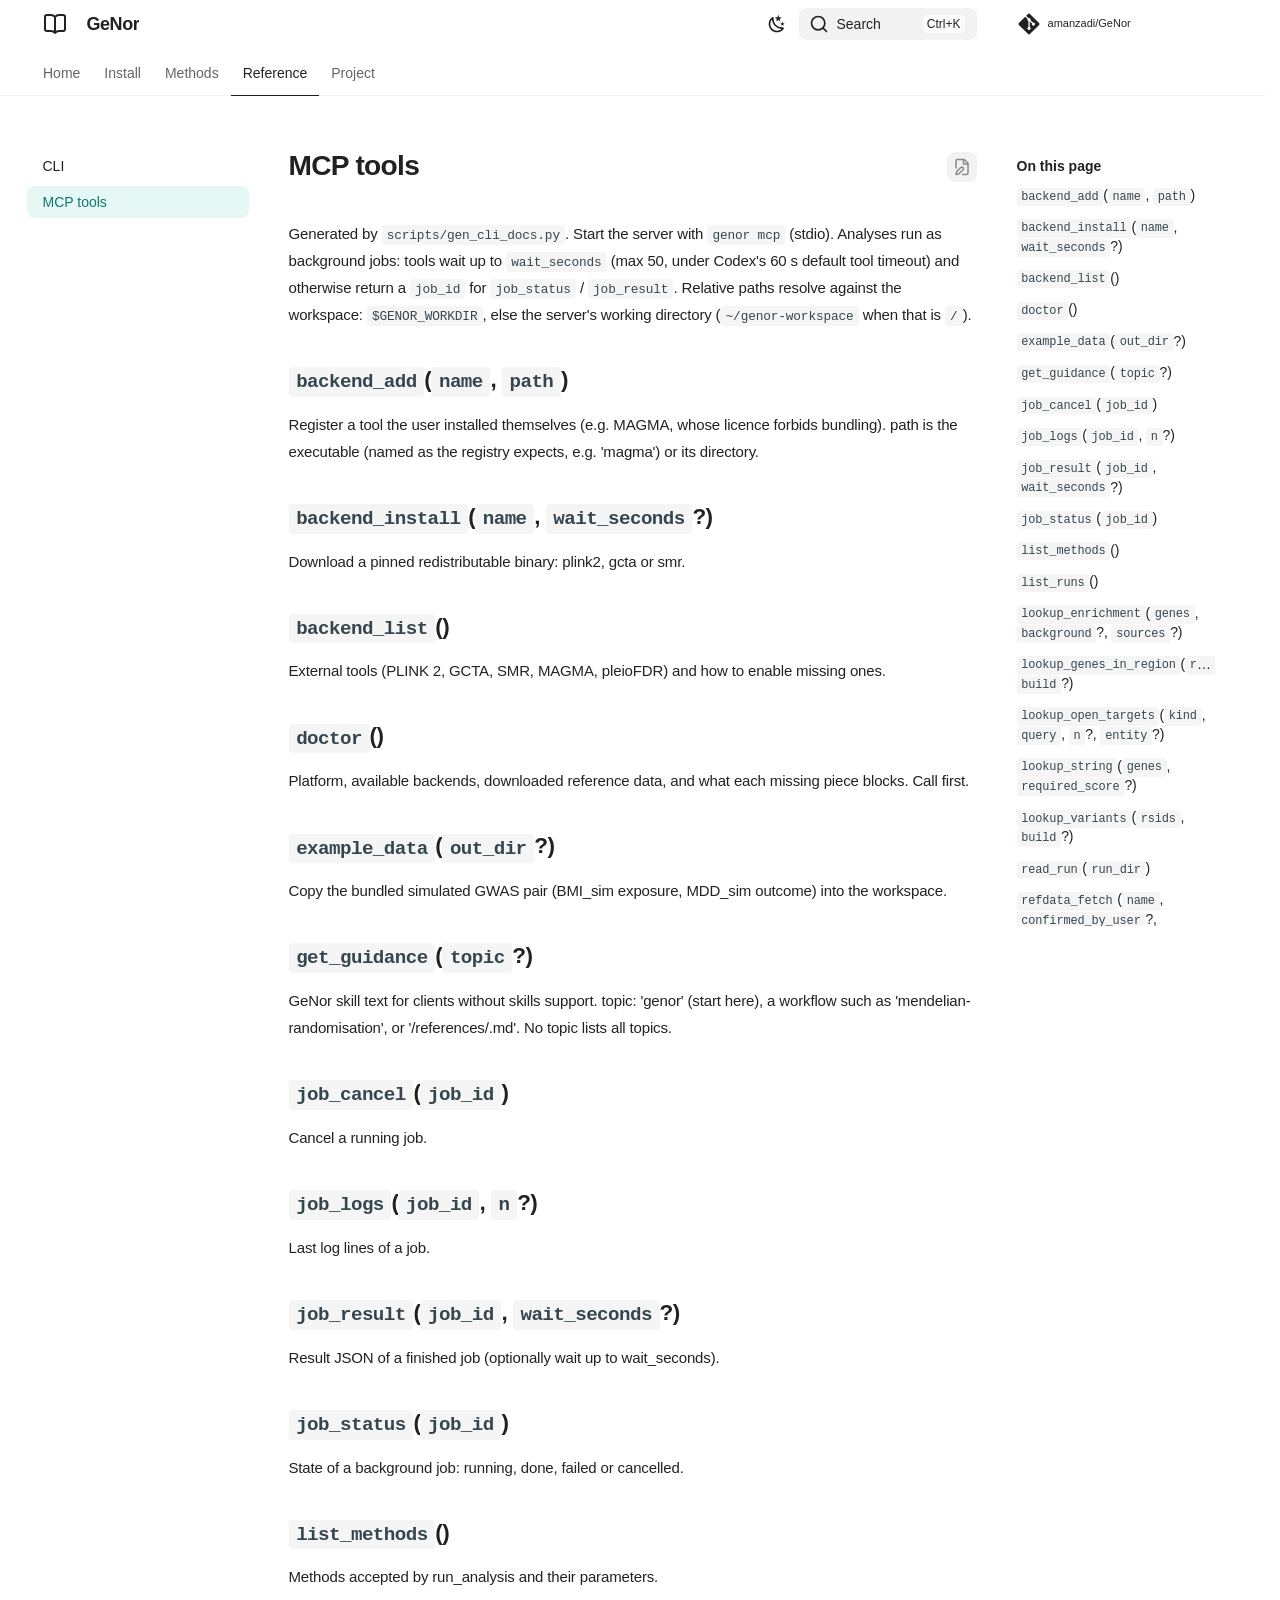
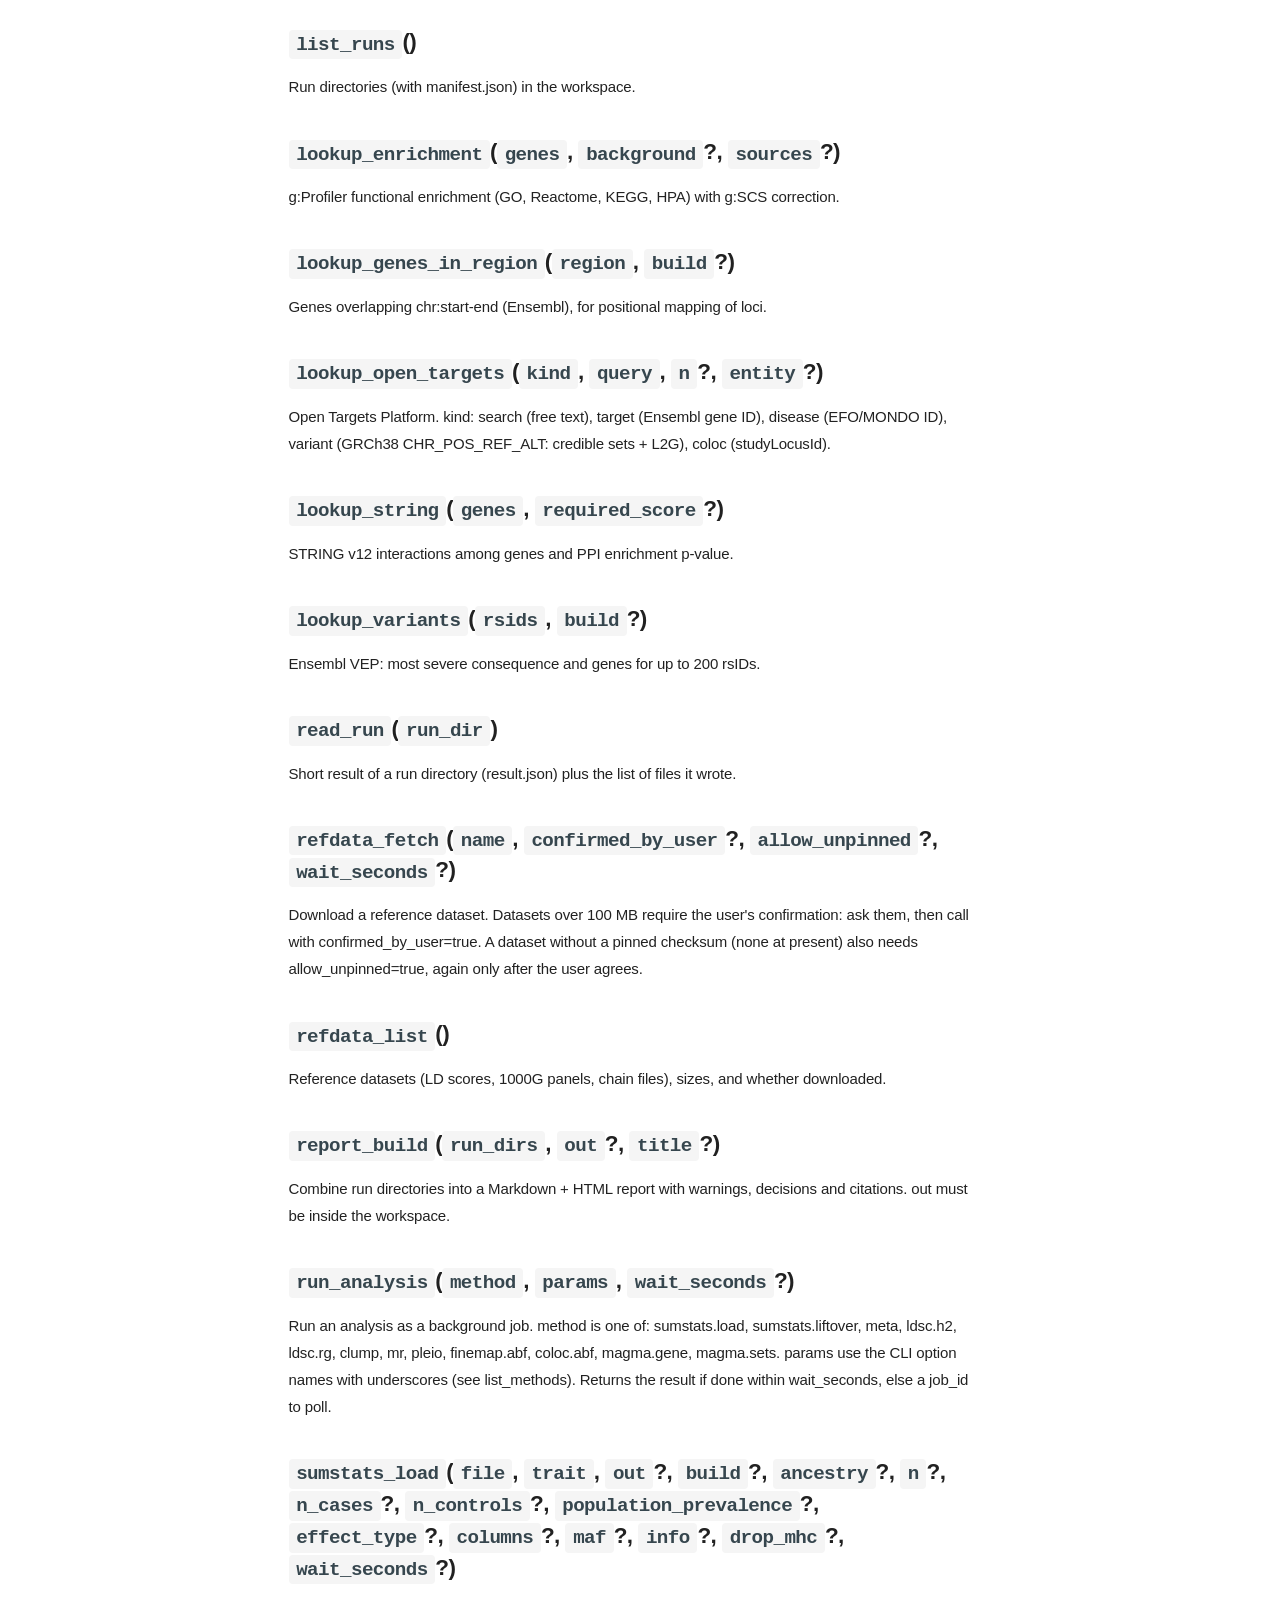
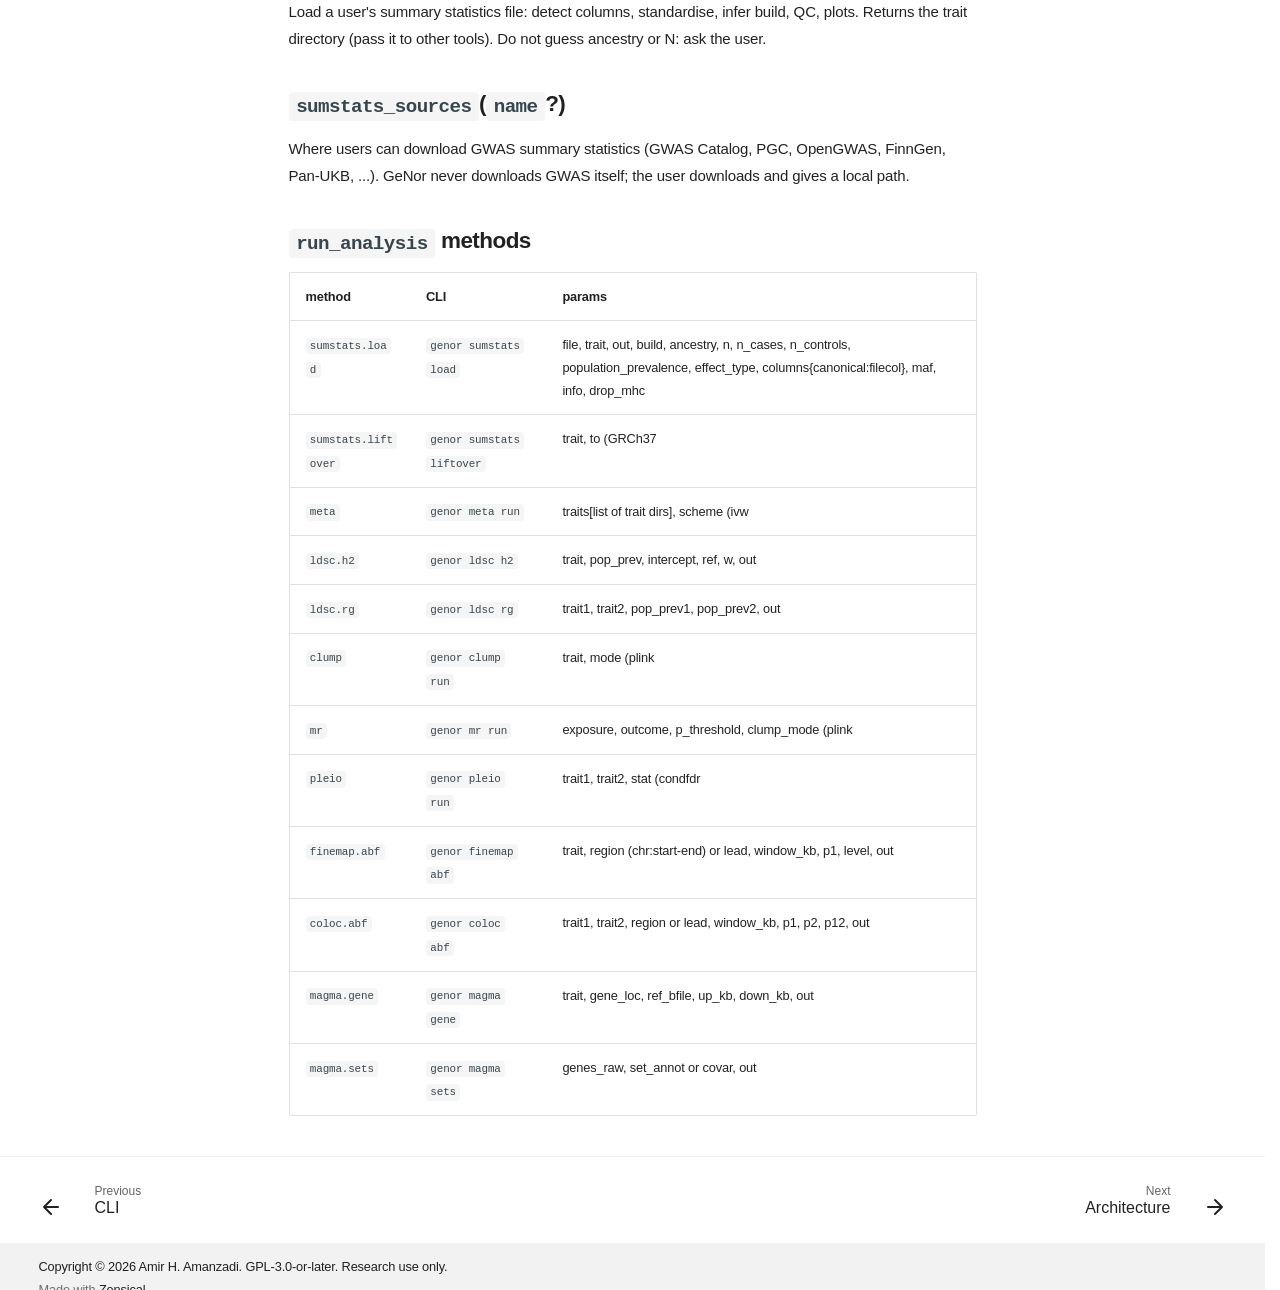
<file: mcp/index.html>
<!doctype html>
<html lang="en" class="no-js">
  <head>
    
      <meta charset="utf-8">
      <meta name="viewport" content="width=device-width,initial-scale=1">
      
        <meta name="description" content="Post-GWAS analysis from summary statistics, built for AI agents.">
      
      
      
        <link rel="canonical" href="https://amanzadi.github.io/GeNor/mcp/">
      
      
      
      
        <link rel="prev" href="../cli/">
      
      
        <link rel="next" href="../architecture/">
      
      
        
      
      
      <link rel="icon" href="../assets/images/favicon.png">
      <meta name="generator" content="zensical-0.1.3">
    
    
      
        <title>MCP tools - GeNor</title>
      
    
    
      
        
      
      <link rel="stylesheet" href="../assets/stylesheets/modern/main.e2cf241e.min.css">
      
        
          
        
        <link rel="stylesheet" href="../assets/stylesheets/modern/palette.b60ce83d.min.css">
      
      
      


    
    
      
    
    
      
    
    
      <link rel="stylesheet" href="../assets/site.css">
    
    <script>__md_scope=new URL("..",location),__md_scope.pathname.endsWith("/")||(__md_scope=new URL(__md_scope.pathname+"/",location)),__md_hash=e=>[...e].reduce(((e,t)=>(e<<5)-e+t.charCodeAt(0)),0),__md_get=(e,t=localStorage,_=__md_scope)=>JSON.parse(t.getItem(_.pathname+"."+e)),__md_set=(e,t,_=localStorage,a=__md_scope)=>{try{_.setItem(a.pathname+"."+e,JSON.stringify(t))}catch(e){}},document.documentElement.setAttribute("data-platform",navigator.platform)</script>
    
      

    
    
  </head>
  
  
    
    
      
    
    
    
    
    <body dir="ltr" data-md-color-scheme="default" data-md-color-primary="custom" data-md-color-accent="teal">
  
    
    <input class="md-toggle" data-md-toggle="drawer" type="checkbox" id="__drawer" autocomplete="off">
    <input class="md-toggle" data-md-toggle="search" type="checkbox" id="__search" autocomplete="off">
    <label class="md-overlay" for="__drawer" aria-hidden="true"></label>
    <div data-md-component="skip">
      <a href="#__skip" class="md-skip">
        Skip to content
      </a>
    </div>
    <div data-md-component="announce">
      
    </div>
    
    
      

<header class="md-header" data-md-component="header">
  <nav class="md-header__inner md-grid" aria-label="Header">
    <a href="./.." title="GeNor" class="md-header__button md-logo" aria-label="GeNor" data-md-component="logo">
      
  
  <svg xmlns="http://www.w3.org/2000/svg" fill="none" stroke="currentColor" stroke-linecap="round" stroke-linejoin="round" stroke-width="2" class="lucide lucide-book-open" viewBox="0 0 24 24"><path d="M12 5v16M20.001 19A2 2 0 0 0 22 17V5a2 2 0 0 0-1.999-2L16 3.002A5 5 0 0 0 12 5a5 5 0 0 0-4-2H4a2 2 0 0 0-2 2v12a2 2 0 0 0 1.999 2H8a5 5 0 0 1 4 2 5 5 0 0 1 4-2z"/></svg>

    </a>
    <label class="md-header__button md-icon" for="__drawer">
      
      <svg xmlns="http://www.w3.org/2000/svg" fill="none" stroke="currentColor" stroke-linecap="round" stroke-linejoin="round" stroke-width="2" class="lucide lucide-menu" viewBox="0 0 24 24"><path d="M4 5h16M4 12h16M4 19h16"/></svg>
      <span class="md-visually-hidden">Navigation</span>
    </label>
    <div class="md-header__title" data-md-component="header-title">
      <div class="md-header__ellipsis">
        <div class="md-header__topic">
          <span class="md-ellipsis">
            GeNor
          </span>
        </div>
        <div class="md-header__topic" data-md-component="header-topic">
          <span class="md-ellipsis">
            
              MCP tools
            
          </span>
        </div>
      </div>
    </div>
    
      
        <form class="md-header__option" data-md-component="palette">
  
    
    
    
    <input class="md-option" data-md-color-media="(prefers-color-scheme: light)" data-md-color-scheme="default" data-md-color-primary="custom" data-md-color-accent="teal"  aria-label="Dark mode"  type="radio" name="__palette" id="__palette_0">
    
      <label class="md-header__button md-icon" title="Dark mode" for="__palette_1" hidden>
        <svg xmlns="http://www.w3.org/2000/svg" viewBox="0 0 24 24"><path d="m17.75 4.09-2.53 1.94.91 3.06-2.63-1.81-2.63 1.81.91-3.06-2.53-1.94L12.44 4l1.06-3 1.06 3zm3.5 6.91-1.64 1.25.59 1.98-1.7-1.17-1.7 1.17.59-1.98L15.75 11l2.06-.05L18.5 9l.69 1.95zm-2.28 4.95c.83-.08 1.72 1.1 1.19 1.85-.32.45-.66.87-1.08 1.27C15.17 23 8.84 23 4.94 19.07c-3.91-3.9-3.91-10.24 0-14.14.4-.4.82-.76 1.27-1.08.75-.53 1.93.36 1.85 1.19-.27 2.86.69 5.83 2.89 8.02a9.96 9.96 0 0 0 8.02 2.89m-1.64 2.02a12.08 12.08 0 0 1-7.8-3.47c-2.17-2.19-3.33-5-3.49-7.82-2.81 3.14-2.7 7.96.31 10.98 3.02 3.01 7.84 3.12 10.98.31"/></svg>
      </label>
    
  
    
    
    
    <input class="md-option" data-md-color-media="(prefers-color-scheme: dark)" data-md-color-scheme="slate" data-md-color-primary="custom" data-md-color-accent="teal"  aria-label="Light mode"  type="radio" name="__palette" id="__palette_1">
    
      <label class="md-header__button md-icon" title="Light mode" for="__palette_0" hidden>
        <svg xmlns="http://www.w3.org/2000/svg" viewBox="0 0 24 24"><path d="M12 7a5 5 0 0 1 5 5 5 5 0 0 1-5 5 5 5 0 0 1-5-5 5 5 0 0 1 5-5m0 2a3 3 0 0 0-3 3 3 3 0 0 0 3 3 3 3 0 0 0 3-3 3 3 0 0 0-3-3m0-7 2.39 3.42C13.65 5.15 12.84 5 12 5s-1.65.15-2.39.42zM3.34 7l4.16-.35A7.2 7.2 0 0 0 5.94 8.5c-.44.74-.69 1.5-.83 2.29zm.02 10 1.76-3.77a7.131 7.131 0 0 0 2.38 4.14zM20.65 7l-1.77 3.79a7.02 7.02 0 0 0-2.38-4.15zm-.01 10-4.14.36c.59-.51 1.12-1.14 1.54-1.86.42-.73.69-1.5.83-2.29zM12 22l-2.41-3.44c.74.27 1.55.44 2.41.44.82 0 1.63-.17 2.37-.44z"/></svg>
      </label>
    
  
</form>
      
    
    
      <script>var palette=__md_get("__palette");if(palette&&palette.color){if("(prefers-color-scheme)"===palette.color.media){var media=matchMedia("(prefers-color-scheme: light)"),input=document.querySelector(media.matches?"[data-md-color-media='(prefers-color-scheme: light)']":"[data-md-color-media='(prefers-color-scheme: dark)']");palette.color.media=input.getAttribute("data-md-color-media"),palette.color.scheme=input.getAttribute("data-md-color-scheme"),palette.color.primary=input.getAttribute("data-md-color-primary"),palette.color.accent=input.getAttribute("data-md-color-accent")}for(var[key,value]of Object.entries(palette.color))document.body.setAttribute("data-md-color-"+key,value)}</script>
    
    
    
      
      
        <label class="md-header__button md-icon" for="__search">
          
          <svg xmlns="http://www.w3.org/2000/svg" fill="none" stroke="currentColor" stroke-linecap="round" stroke-linejoin="round" stroke-width="2" class="lucide lucide-search" viewBox="0 0 24 24"><path d="m21 21-4.34-4.34"/><circle cx="11" cy="11" r="8"/></svg>
          <span class="md-visually-hidden">Search</span>
        </label>
        <div class="md-search" data-md-component="search" role="dialog" aria-label="Search">
  <button type="button" class="md-search__button">
    Search
  </button>
</div>
      
    
    <div class="md-header__source">
      
        <a href="https://github.com/amanzadi/GeNor" title="Go to repository" class="md-source" data-md-component="source">
  <div class="md-source__icon md-icon">
    
    <svg xmlns="http://www.w3.org/2000/svg" viewBox="0 0 448 512"><!--! Font Awesome Free 7.3.1 by @fontawesome - https://fontawesome.com License - https://fontawesome.com/license/free (Icons: CC BY 4.0, Fonts: SIL OFL 1.1, Code: MIT License) Copyright 2026 Fonticons, Inc.--><path fill="currentColor" d="M439.6 236.1 244 40.5c-5.4-5.5-12.8-8.5-20.4-8.5s-15 3-20.4 8.4L162.5 81l51.5 51.5c27.1-9.1 52.7 16.8 43.4 43.7l49.7 49.7c34.2-11.8 61.2 31 35.5 56.7-26.5 26.5-70.2-2.9-56-37.3L240.3 199v121.9c25.3 12.5 22.3 41.8 9.1 55-6.4 6.4-15.2 10.1-24.3 10.1s-17.8-3.6-24.3-10.1c-17.6-17.6-11.1-46.9 11.2-56v-123c-20.8-8.5-24.6-30.7-18.6-45L142.6 101 8.5 235.1C3 240.6 0 247.9 0 255.5s3 15 8.5 20.4l195.6 195.7c5.4 5.4 12.7 8.4 20.4 8.4s15-3 20.4-8.4l194.7-194.7c5.4-5.4 8.4-12.8 8.4-20.4s-3-15-8.4-20.4"/></svg>
  </div>
  <div class="md-source__repository">
    amanzadi/GeNor
  </div>
</a>
      
    </div>
  </nav>
  
</header>
    
    <div class="md-container" data-md-component="container">
      
      
        
          
            
<nav class="md-tabs" aria-label="Tabs" data-md-component="tabs">
  <div class="md-grid">
    <ul class="md-tabs__list">
      
        
  
  
  
  
    <li class="md-tabs__item">
      <a href="./.." class="md-tabs__link">
        
  
  Home

      </a>
    </li>
  

      
        
  
  
  
  
    <li class="md-tabs__item">
      <a href="../install/" class="md-tabs__link">
        
  
  Install

      </a>
    </li>
  

      
        
  
  
  
  
    
      
    
    
    
      <li class="md-tabs__item">
        <a href="../methods/" class="md-tabs__link">
          
  
  Methods

        </a>
      </li>
    
  

      
        
  
  
  
    
  
  
    
      
    
    
    
      <li class="md-tabs__item md-tabs__item--active">
        <a href="../cli/" class="md-tabs__link">
          
  
  Reference

        </a>
      </li>
    
  

      
        
  
  
  
  
    
      
    
    
    
      <li class="md-tabs__item">
        <a href="../architecture/" class="md-tabs__link">
          
  
  Project

        </a>
      </li>
    
  

      
    </ul>
  </div>
</nav>
          
        
      
      <main class="md-main" data-md-component="main">
        <div class="md-main__inner md-grid">
          
            
              
              <div class="md-sidebar md-sidebar--primary" data-md-component="sidebar" data-md-type="navigation" >
                <div class="md-sidebar__scrollwrap">
                  <div class="md-sidebar__inner">
                    


  


<nav class="md-nav md-nav--primary md-nav--lifted" aria-label="Navigation" data-md-level="0">
  <label class="md-nav__title" for="__drawer">
    <a href="./.." title="GeNor" class="md-nav__button md-logo" aria-label="GeNor" data-md-component="logo">
      
  
  <svg xmlns="http://www.w3.org/2000/svg" fill="none" stroke="currentColor" stroke-linecap="round" stroke-linejoin="round" stroke-width="2" class="lucide lucide-book-open" viewBox="0 0 24 24"><path d="M12 5v16M20.001 19A2 2 0 0 0 22 17V5a2 2 0 0 0-1.999-2L16 3.002A5 5 0 0 0 12 5a5 5 0 0 0-4-2H4a2 2 0 0 0-2 2v12a2 2 0 0 0 1.999 2H8a5 5 0 0 1 4 2 5 5 0 0 1 4-2z"/></svg>

    </a>
    GeNor
  </label>
  
    <div class="md-nav__source">
      <a href="https://github.com/amanzadi/GeNor" title="Go to repository" class="md-source" data-md-component="source">
  <div class="md-source__icon md-icon">
    
    <svg xmlns="http://www.w3.org/2000/svg" viewBox="0 0 448 512"><!--! Font Awesome Free 7.3.1 by @fontawesome - https://fontawesome.com License - https://fontawesome.com/license/free (Icons: CC BY 4.0, Fonts: SIL OFL 1.1, Code: MIT License) Copyright 2026 Fonticons, Inc.--><path fill="currentColor" d="M439.6 236.1 244 40.5c-5.4-5.5-12.8-8.5-20.4-8.5s-15 3-20.4 8.4L162.5 81l51.5 51.5c27.1-9.1 52.7 16.8 43.4 43.7l49.7 49.7c34.2-11.8 61.2 31 35.5 56.7-26.5 26.5-70.2-2.9-56-37.3L240.3 199v121.9c25.3 12.5 22.3 41.8 9.1 55-6.4 6.4-15.2 10.1-24.3 10.1s-17.8-3.6-24.3-10.1c-17.6-17.6-11.1-46.9 11.2-56v-123c-20.8-8.5-24.6-30.7-18.6-45L142.6 101 8.5 235.1C3 240.6 0 247.9 0 255.5s3 15 8.5 20.4l195.6 195.7c5.4 5.4 12.7 8.4 20.4 8.4s15-3 20.4-8.4l194.7-194.7c5.4-5.4 8.4-12.8 8.4-20.4s-3-15-8.4-20.4"/></svg>
  </div>
  <div class="md-source__repository">
    amanzadi/GeNor
  </div>
</a>
    </div>
  
  <ul class="md-nav__list" data-md-scrollfix>
    
      
      
  
  
  
  
    <li class="md-nav__item">
      <a href="./.." class="md-nav__link">
        
  
  
  <span class="md-ellipsis">
    
  
  Home

    
  </span>
  
  

      </a>
    </li>
  

    
      
      
  
  
  
  
    <li class="md-nav__item">
      <a href="../install/" class="md-nav__link">
        
  
  
  <span class="md-ellipsis">
    
  
  Install

    
  </span>
  
  

      </a>
    </li>
  

    
      
      
  
  
  
  
    
    
    
    
      
      
    
    
    <li class="md-nav__item md-nav__item--nested">
      
        
        
        <input class="md-nav__toggle md-toggle " type="checkbox" id="__nav_3" >
        
          
          <label class="md-nav__link" for="__nav_3" id="__nav_3_label" tabindex="0">
            
  
  
  <span class="md-ellipsis">
    
  
  Methods

    
  </span>
  
  

            <span class="md-nav__icon md-icon"></span>
          </label>
        
        
          <nav class="md-nav" data-md-level="1" aria-labelledby="__nav_3_label" aria-expanded="false">
            <label class="md-nav__title" for="__nav_3">
              <span class="md-nav__icon md-icon"></span>
              
  
  Methods

            </label>
            <ul class="md-nav__list" data-md-scrollfix>
              
                
                  
  
  
  
  
    <li class="md-nav__item">
      <a href="../methods/" class="md-nav__link">
        
  
  
  <span class="md-ellipsis">
    
  
  Methods and defaults

    
  </span>
  
  

      </a>
    </li>
  

                
              
                
                  
  
  
  
  
    <li class="md-nav__item">
      <a href="../validation/" class="md-nav__link">
        
  
  
  <span class="md-ellipsis">
    
  
  Validation

    
  </span>
  
  

      </a>
    </li>
  

                
              
                
                  
  
  
  
  
    <li class="md-nav__item">
      <a href="../reference-data/" class="md-nav__link">
        
  
  
  <span class="md-ellipsis">
    
  
  Reference data and tools

    
  </span>
  
  

      </a>
    </li>
  

                
              
                
                  
  
  
  
  
    <li class="md-nav__item">
      <a href="../data-sources/" class="md-nav__link">
        
  
  
  <span class="md-ellipsis">
    
  
  Where to find GWAS

    
  </span>
  
  

      </a>
    </li>
  

                
              
            </ul>
          </nav>
        
      
    </li>
  

    
      
      
  
  
    
  
  
  
    
    
    
    
      
        
        
      
      
    
    
    <li class="md-nav__item md-nav__item--active md-nav__item--section md-nav__item--nested">
      
        
        
        <input class="md-nav__toggle md-toggle " type="checkbox" id="__nav_4" checked>
        
          
          <label class="md-nav__link" for="__nav_4" id="__nav_4_label" tabindex="">
            
  
  
  <span class="md-ellipsis">
    
  
  Reference

    
  </span>
  
  

            <span class="md-nav__icon md-icon"></span>
          </label>
        
        
          <nav class="md-nav" data-md-level="1" aria-labelledby="__nav_4_label" aria-expanded="true">
            <label class="md-nav__title" for="__nav_4">
              <span class="md-nav__icon md-icon"></span>
              
  
  Reference

            </label>
            <ul class="md-nav__list" data-md-scrollfix>
              
                
                  
  
  
  
  
    <li class="md-nav__item">
      <a href="../cli/" class="md-nav__link">
        
  
  
  <span class="md-ellipsis">
    
  
  CLI

    
  </span>
  
  

      </a>
    </li>
  

                
              
                
                  
  
  
    
  
  
  
    <li class="md-nav__item md-nav__item--active">
      
      
      
      
        
      
      
        <label class="md-nav__link md-nav__link--active" for="__toc">
          
  
  
  <span class="md-ellipsis">
    
  
  MCP tools

    
  </span>
  
  

          <span class="md-nav__icon md-icon"></span>
        </label>
      
      <a href="././" class="md-nav__link md-nav__link--active">
        
  
  
  <span class="md-ellipsis">
    
  
  MCP tools

    
  </span>
  
  

      </a>
      
        


<nav class="md-nav md-nav--secondary" aria-label="On this page">
  
  
  
    
  
  
    <label class="md-nav__title" for="__toc">
      <span class="md-nav__icon md-icon"></span>
      On this page
    </label>
    <ul class="md-nav__list" data-md-component="toc" data-md-scrollfix>
      
        <li class="md-nav__item">
  <a href="#backend_addname-path" class="md-nav__link">
    <span class="md-ellipsis">
      <span class="md-typeset">
        <code>backend_add</code>(<code>name</code>, <code>path</code>)
      </span>
    </span>
  </a>
  
</li>
      
        <li class="md-nav__item">
  <a href="#backend_installname-wait_seconds" class="md-nav__link">
    <span class="md-ellipsis">
      <span class="md-typeset">
        <code>backend_install</code>(<code>name</code>, <code>wait_seconds</code>?)
      </span>
    </span>
  </a>
  
</li>
      
        <li class="md-nav__item">
  <a href="#backend_list" class="md-nav__link">
    <span class="md-ellipsis">
      <span class="md-typeset">
        <code>backend_list</code>()
      </span>
    </span>
  </a>
  
</li>
      
        <li class="md-nav__item">
  <a href="#doctor" class="md-nav__link">
    <span class="md-ellipsis">
      <span class="md-typeset">
        <code>doctor</code>()
      </span>
    </span>
  </a>
  
</li>
      
        <li class="md-nav__item">
  <a href="#example_dataout_dir" class="md-nav__link">
    <span class="md-ellipsis">
      <span class="md-typeset">
        <code>example_data</code>(<code>out_dir</code>?)
      </span>
    </span>
  </a>
  
</li>
      
        <li class="md-nav__item">
  <a href="#get_guidancetopic" class="md-nav__link">
    <span class="md-ellipsis">
      <span class="md-typeset">
        <code>get_guidance</code>(<code>topic</code>?)
      </span>
    </span>
  </a>
  
</li>
      
        <li class="md-nav__item">
  <a href="#job_canceljob_id" class="md-nav__link">
    <span class="md-ellipsis">
      <span class="md-typeset">
        <code>job_cancel</code>(<code>job_id</code>)
      </span>
    </span>
  </a>
  
</li>
      
        <li class="md-nav__item">
  <a href="#job_logsjob_id-n" class="md-nav__link">
    <span class="md-ellipsis">
      <span class="md-typeset">
        <code>job_logs</code>(<code>job_id</code>, <code>n</code>?)
      </span>
    </span>
  </a>
  
</li>
      
        <li class="md-nav__item">
  <a href="#job_resultjob_id-wait_seconds" class="md-nav__link">
    <span class="md-ellipsis">
      <span class="md-typeset">
        <code>job_result</code>(<code>job_id</code>, <code>wait_seconds</code>?)
      </span>
    </span>
  </a>
  
</li>
      
        <li class="md-nav__item">
  <a href="#job_statusjob_id" class="md-nav__link">
    <span class="md-ellipsis">
      <span class="md-typeset">
        <code>job_status</code>(<code>job_id</code>)
      </span>
    </span>
  </a>
  
</li>
      
        <li class="md-nav__item">
  <a href="#list_methods" class="md-nav__link">
    <span class="md-ellipsis">
      <span class="md-typeset">
        <code>list_methods</code>()
      </span>
    </span>
  </a>
  
</li>
      
        <li class="md-nav__item">
  <a href="#list_runs" class="md-nav__link">
    <span class="md-ellipsis">
      <span class="md-typeset">
        <code>list_runs</code>()
      </span>
    </span>
  </a>
  
</li>
      
        <li class="md-nav__item">
  <a href="#lookup_enrichmentgenes-background-sources" class="md-nav__link">
    <span class="md-ellipsis">
      <span class="md-typeset">
        <code>lookup_enrichment</code>(<code>genes</code>, <code>background</code>?, <code>sources</code>?)
      </span>
    </span>
  </a>
  
</li>
      
        <li class="md-nav__item">
  <a href="#lookup_genes_in_regionregion-build" class="md-nav__link">
    <span class="md-ellipsis">
      <span class="md-typeset">
        <code>lookup_genes_in_region</code>(<code>region</code>, <code>build</code>?)
      </span>
    </span>
  </a>
  
</li>
      
        <li class="md-nav__item">
  <a href="#lookup_open_targetskind-query-n-entity" class="md-nav__link">
    <span class="md-ellipsis">
      <span class="md-typeset">
        <code>lookup_open_targets</code>(<code>kind</code>, <code>query</code>, <code>n</code>?, <code>entity</code>?)
      </span>
    </span>
  </a>
  
</li>
      
        <li class="md-nav__item">
  <a href="#lookup_stringgenes-required_score" class="md-nav__link">
    <span class="md-ellipsis">
      <span class="md-typeset">
        <code>lookup_string</code>(<code>genes</code>, <code>required_score</code>?)
      </span>
    </span>
  </a>
  
</li>
      
        <li class="md-nav__item">
  <a href="#lookup_variantsrsids-build" class="md-nav__link">
    <span class="md-ellipsis">
      <span class="md-typeset">
        <code>lookup_variants</code>(<code>rsids</code>, <code>build</code>?)
      </span>
    </span>
  </a>
  
</li>
      
        <li class="md-nav__item">
  <a href="#read_runrun_dir" class="md-nav__link">
    <span class="md-ellipsis">
      <span class="md-typeset">
        <code>read_run</code>(<code>run_dir</code>)
      </span>
    </span>
  </a>
  
</li>
      
        <li class="md-nav__item">
  <a href="#refdata_fetchname-confirmed_by_user-allow_unpinned-wait_seconds" class="md-nav__link">
    <span class="md-ellipsis">
      <span class="md-typeset">
        <code>refdata_fetch</code>(<code>name</code>, <code>confirmed_by_user</code>?, <code>allow_unpinned</code>?, <code>wait_seconds</code>?)
      </span>
    </span>
  </a>
  
</li>
      
        <li class="md-nav__item">
  <a href="#refdata_list" class="md-nav__link">
    <span class="md-ellipsis">
      <span class="md-typeset">
        <code>refdata_list</code>()
      </span>
    </span>
  </a>
  
</li>
      
        <li class="md-nav__item">
  <a href="#report_buildrun_dirs-out-title" class="md-nav__link">
    <span class="md-ellipsis">
      <span class="md-typeset">
        <code>report_build</code>(<code>run_dirs</code>, <code>out</code>?, <code>title</code>?)
      </span>
    </span>
  </a>
  
</li>
      
        <li class="md-nav__item">
  <a href="#run_analysismethod-params-wait_seconds" class="md-nav__link">
    <span class="md-ellipsis">
      <span class="md-typeset">
        <code>run_analysis</code>(<code>method</code>, <code>params</code>, <code>wait_seconds</code>?)
      </span>
    </span>
  </a>
  
</li>
      
        <li class="md-nav__item">
  <a href="#sumstats_loadfile-trait-out-build-ancestry-n-n_cases-n_controls-population_prevalence-effect_type-columns-maf-info-drop_mhc-wait_seconds" class="md-nav__link">
    <span class="md-ellipsis">
      <span class="md-typeset">
        <code>sumstats_load</code>(<code>file</code>, <code>trait</code>, <code>out</code>?, <code>build</code>?, <code>ancestry</code>?, <code>n</code>?, <code>n_cases</code>?, <code>n_controls</code>?, <code>population_prevalence</code>?, <code>effect_type</code>?, <code>columns</code>?, <code>maf</code>?, <code>info</code>?, <code>drop_mhc</code>?, <code>wait_seconds</code>?)
      </span>
    </span>
  </a>
  
</li>
      
        <li class="md-nav__item">
  <a href="#sumstats_sourcesname" class="md-nav__link">
    <span class="md-ellipsis">
      <span class="md-typeset">
        <code>sumstats_sources</code>(<code>name</code>?)
      </span>
    </span>
  </a>
  
</li>
      
        <li class="md-nav__item">
  <a href="#run_analysis-methods" class="md-nav__link">
    <span class="md-ellipsis">
      <span class="md-typeset">
        <code>run_analysis</code> methods
      </span>
    </span>
  </a>
  
</li>
      
    </ul>
  
</nav>
      
    </li>
  

                
              
            </ul>
          </nav>
        
      
    </li>
  

    
      
      
  
  
  
  
    
    
    
    
      
      
    
    
    <li class="md-nav__item md-nav__item--nested">
      
        
        
        <input class="md-nav__toggle md-toggle " type="checkbox" id="__nav_5" >
        
          
          <label class="md-nav__link" for="__nav_5" id="__nav_5_label" tabindex="0">
            
  
  
  <span class="md-ellipsis">
    
  
  Project

    
  </span>
  
  

            <span class="md-nav__icon md-icon"></span>
          </label>
        
        
          <nav class="md-nav" data-md-level="1" aria-labelledby="__nav_5_label" aria-expanded="false">
            <label class="md-nav__title" for="__nav_5">
              <span class="md-nav__icon md-icon"></span>
              
  
  Project

            </label>
            <ul class="md-nav__list" data-md-scrollfix>
              
                
                  
  
  
  
  
    <li class="md-nav__item">
      <a href="../architecture/" class="md-nav__link">
        
  
  
  <span class="md-ellipsis">
    
  
  Architecture

    
  </span>
  
  

      </a>
    </li>
  

                
              
                
                  
  
  
  
  
    <li class="md-nav__item">
      <a href="../roadmap/" class="md-nav__link">
        
  
  
  <span class="md-ellipsis">
    
  
  Roadmap

    
  </span>
  
  

      </a>
    </li>
  

                
              
            </ul>
          </nav>
        
      
    </li>
  

    
  </ul>
</nav>
                  </div>
                </div>
              </div>
            
            
              
              <div class="md-sidebar md-sidebar--secondary" data-md-component="sidebar" data-md-type="toc" >
                <div class="md-sidebar__scrollwrap">
                  
                    
                    
                    
                      
                    
                    
                      <input class="md-nav__toggle md-toggle" type="checkbox" id="__toc">
                      <div class="md-sidebar-button__wrapper">
                        <label class="md-sidebar-button" for="__toc"></label>
                      </div>
                    
                  
                  <div class="md-sidebar__inner">
                    


<nav class="md-nav md-nav--secondary" aria-label="On this page">
  
  
  
    
  
  
    <label class="md-nav__title" for="__toc">
      <span class="md-nav__icon md-icon"></span>
      On this page
    </label>
    <ul class="md-nav__list" data-md-component="toc" data-md-scrollfix>
      
        <li class="md-nav__item">
  <a href="#backend_addname-path" class="md-nav__link">
    <span class="md-ellipsis">
      <span class="md-typeset">
        <code>backend_add</code>(<code>name</code>, <code>path</code>)
      </span>
    </span>
  </a>
  
</li>
      
        <li class="md-nav__item">
  <a href="#backend_installname-wait_seconds" class="md-nav__link">
    <span class="md-ellipsis">
      <span class="md-typeset">
        <code>backend_install</code>(<code>name</code>, <code>wait_seconds</code>?)
      </span>
    </span>
  </a>
  
</li>
      
        <li class="md-nav__item">
  <a href="#backend_list" class="md-nav__link">
    <span class="md-ellipsis">
      <span class="md-typeset">
        <code>backend_list</code>()
      </span>
    </span>
  </a>
  
</li>
      
        <li class="md-nav__item">
  <a href="#doctor" class="md-nav__link">
    <span class="md-ellipsis">
      <span class="md-typeset">
        <code>doctor</code>()
      </span>
    </span>
  </a>
  
</li>
      
        <li class="md-nav__item">
  <a href="#example_dataout_dir" class="md-nav__link">
    <span class="md-ellipsis">
      <span class="md-typeset">
        <code>example_data</code>(<code>out_dir</code>?)
      </span>
    </span>
  </a>
  
</li>
      
        <li class="md-nav__item">
  <a href="#get_guidancetopic" class="md-nav__link">
    <span class="md-ellipsis">
      <span class="md-typeset">
        <code>get_guidance</code>(<code>topic</code>?)
      </span>
    </span>
  </a>
  
</li>
      
        <li class="md-nav__item">
  <a href="#job_canceljob_id" class="md-nav__link">
    <span class="md-ellipsis">
      <span class="md-typeset">
        <code>job_cancel</code>(<code>job_id</code>)
      </span>
    </span>
  </a>
  
</li>
      
        <li class="md-nav__item">
  <a href="#job_logsjob_id-n" class="md-nav__link">
    <span class="md-ellipsis">
      <span class="md-typeset">
        <code>job_logs</code>(<code>job_id</code>, <code>n</code>?)
      </span>
    </span>
  </a>
  
</li>
      
        <li class="md-nav__item">
  <a href="#job_resultjob_id-wait_seconds" class="md-nav__link">
    <span class="md-ellipsis">
      <span class="md-typeset">
        <code>job_result</code>(<code>job_id</code>, <code>wait_seconds</code>?)
      </span>
    </span>
  </a>
  
</li>
      
        <li class="md-nav__item">
  <a href="#job_statusjob_id" class="md-nav__link">
    <span class="md-ellipsis">
      <span class="md-typeset">
        <code>job_status</code>(<code>job_id</code>)
      </span>
    </span>
  </a>
  
</li>
      
        <li class="md-nav__item">
  <a href="#list_methods" class="md-nav__link">
    <span class="md-ellipsis">
      <span class="md-typeset">
        <code>list_methods</code>()
      </span>
    </span>
  </a>
  
</li>
      
        <li class="md-nav__item">
  <a href="#list_runs" class="md-nav__link">
    <span class="md-ellipsis">
      <span class="md-typeset">
        <code>list_runs</code>()
      </span>
    </span>
  </a>
  
</li>
      
        <li class="md-nav__item">
  <a href="#lookup_enrichmentgenes-background-sources" class="md-nav__link">
    <span class="md-ellipsis">
      <span class="md-typeset">
        <code>lookup_enrichment</code>(<code>genes</code>, <code>background</code>?, <code>sources</code>?)
      </span>
    </span>
  </a>
  
</li>
      
        <li class="md-nav__item">
  <a href="#lookup_genes_in_regionregion-build" class="md-nav__link">
    <span class="md-ellipsis">
      <span class="md-typeset">
        <code>lookup_genes_in_region</code>(<code>region</code>, <code>build</code>?)
      </span>
    </span>
  </a>
  
</li>
      
        <li class="md-nav__item">
  <a href="#lookup_open_targetskind-query-n-entity" class="md-nav__link">
    <span class="md-ellipsis">
      <span class="md-typeset">
        <code>lookup_open_targets</code>(<code>kind</code>, <code>query</code>, <code>n</code>?, <code>entity</code>?)
      </span>
    </span>
  </a>
  
</li>
      
        <li class="md-nav__item">
  <a href="#lookup_stringgenes-required_score" class="md-nav__link">
    <span class="md-ellipsis">
      <span class="md-typeset">
        <code>lookup_string</code>(<code>genes</code>, <code>required_score</code>?)
      </span>
    </span>
  </a>
  
</li>
      
        <li class="md-nav__item">
  <a href="#lookup_variantsrsids-build" class="md-nav__link">
    <span class="md-ellipsis">
      <span class="md-typeset">
        <code>lookup_variants</code>(<code>rsids</code>, <code>build</code>?)
      </span>
    </span>
  </a>
  
</li>
      
        <li class="md-nav__item">
  <a href="#read_runrun_dir" class="md-nav__link">
    <span class="md-ellipsis">
      <span class="md-typeset">
        <code>read_run</code>(<code>run_dir</code>)
      </span>
    </span>
  </a>
  
</li>
      
        <li class="md-nav__item">
  <a href="#refdata_fetchname-confirmed_by_user-allow_unpinned-wait_seconds" class="md-nav__link">
    <span class="md-ellipsis">
      <span class="md-typeset">
        <code>refdata_fetch</code>(<code>name</code>, <code>confirmed_by_user</code>?, <code>allow_unpinned</code>?, <code>wait_seconds</code>?)
      </span>
    </span>
  </a>
  
</li>
      
        <li class="md-nav__item">
  <a href="#refdata_list" class="md-nav__link">
    <span class="md-ellipsis">
      <span class="md-typeset">
        <code>refdata_list</code>()
      </span>
    </span>
  </a>
  
</li>
      
        <li class="md-nav__item">
  <a href="#report_buildrun_dirs-out-title" class="md-nav__link">
    <span class="md-ellipsis">
      <span class="md-typeset">
        <code>report_build</code>(<code>run_dirs</code>, <code>out</code>?, <code>title</code>?)
      </span>
    </span>
  </a>
  
</li>
      
        <li class="md-nav__item">
  <a href="#run_analysismethod-params-wait_seconds" class="md-nav__link">
    <span class="md-ellipsis">
      <span class="md-typeset">
        <code>run_analysis</code>(<code>method</code>, <code>params</code>, <code>wait_seconds</code>?)
      </span>
    </span>
  </a>
  
</li>
      
        <li class="md-nav__item">
  <a href="#sumstats_loadfile-trait-out-build-ancestry-n-n_cases-n_controls-population_prevalence-effect_type-columns-maf-info-drop_mhc-wait_seconds" class="md-nav__link">
    <span class="md-ellipsis">
      <span class="md-typeset">
        <code>sumstats_load</code>(<code>file</code>, <code>trait</code>, <code>out</code>?, <code>build</code>?, <code>ancestry</code>?, <code>n</code>?, <code>n_cases</code>?, <code>n_controls</code>?, <code>population_prevalence</code>?, <code>effect_type</code>?, <code>columns</code>?, <code>maf</code>?, <code>info</code>?, <code>drop_mhc</code>?, <code>wait_seconds</code>?)
      </span>
    </span>
  </a>
  
</li>
      
        <li class="md-nav__item">
  <a href="#sumstats_sourcesname" class="md-nav__link">
    <span class="md-ellipsis">
      <span class="md-typeset">
        <code>sumstats_sources</code>(<code>name</code>?)
      </span>
    </span>
  </a>
  
</li>
      
        <li class="md-nav__item">
  <a href="#run_analysis-methods" class="md-nav__link">
    <span class="md-ellipsis">
      <span class="md-typeset">
        <code>run_analysis</code> methods
      </span>
    </span>
  </a>
  
</li>
      
    </ul>
  
</nav>
                  </div>
                </div>
              </div>
            
          
          
            <div class="md-content" data-md-component="content">
              
              <article class="md-content__inner md-typeset">
                <a id="__skip" tabindex="-1"></a>
                
                  

  
    <a href="https://github.com/amanzadi/GeNor/edit/main/docs/mcp.md" title="Edit this page" class="md-content__button md-icon" rel="edit">
      
      <svg xmlns="http://www.w3.org/2000/svg" fill="none" stroke="currentColor" stroke-linecap="round" stroke-linejoin="round" stroke-width="2" class="lucide lucide-file-pen" viewBox="0 0 24 24"><path d="M12.659 22H18a2 2 0 0 0 2-2V8a2.4 2.4 0 0 0-.706-1.706l-3.588-3.588A2.4 2.4 0 0 0 14 2H6a2 2 0 0 0-2 2v9.34"/><path d="M14 2v5a1 1 0 0 0 1 1h5M10.378 12.622a1 1 0 0 1 3 3.003L8.36 20.637a2 2 0 0 1-.854.506l-2.867.837a.5.5 0 0 1-.62-.62l.836-2.869a2 2 0 0 1 .506-.853z"/></svg>
    </a>
  
  


<h1 id="mcp-tools">MCP tools<a class="headerlink" href="#mcp-tools" title="Permanent link">&para;</a></h1>
<p>Generated by <code>scripts/gen_cli_docs.py</code>. Start the server with <code>genor mcp</code> (stdio). Analyses run as background jobs: tools wait up to <code>wait_seconds</code> (max 50, under Codex's 60 s default tool timeout) and otherwise return a <code>job_id</code> for <code>job_status</code> / <code>job_result</code>. Relative paths resolve against the workspace: <code>$GENOR_WORKDIR</code>, else the server's working directory (<code>~/genor-workspace</code> when that is <code>/</code>).</p>
<h2 id="backend_addname-path"><code>backend_add</code>(<code>name</code>, <code>path</code>)<a class="headerlink" href="#backend_addname-path" title="Permanent link">&para;</a></h2>
<p>Register a tool the user installed themselves (e.g. MAGMA, whose licence forbids bundling).
path is the executable (named as the registry expects, e.g. 'magma') or its directory.</p>
<h2 id="backend_installname-wait_seconds"><code>backend_install</code>(<code>name</code>, <code>wait_seconds</code>?)<a class="headerlink" href="#backend_installname-wait_seconds" title="Permanent link">&para;</a></h2>
<p>Download a pinned redistributable binary: plink2, gcta or smr.</p>
<h2 id="backend_list"><code>backend_list</code>()<a class="headerlink" href="#backend_list" title="Permanent link">&para;</a></h2>
<p>External tools (PLINK 2, GCTA, SMR, MAGMA, pleioFDR) and how to enable missing ones.</p>
<h2 id="doctor"><code>doctor</code>()<a class="headerlink" href="#doctor" title="Permanent link">&para;</a></h2>
<p>Platform, available backends, downloaded reference data, and what each missing piece blocks. Call first.</p>
<h2 id="example_dataout_dir"><code>example_data</code>(<code>out_dir</code>?)<a class="headerlink" href="#example_dataout_dir" title="Permanent link">&para;</a></h2>
<p>Copy the bundled simulated GWAS pair (BMI_sim exposure, MDD_sim outcome) into the workspace.</p>
<h2 id="get_guidancetopic"><code>get_guidance</code>(<code>topic</code>?)<a class="headerlink" href="#get_guidancetopic" title="Permanent link">&para;</a></h2>
<p>GeNor skill text for clients without skills support. topic: 'genor' (start here), a workflow such as
'mendelian-randomisation', or '<skill>/references/<file>.md'. No topic lists all topics.</p>
<h2 id="job_canceljob_id"><code>job_cancel</code>(<code>job_id</code>)<a class="headerlink" href="#job_canceljob_id" title="Permanent link">&para;</a></h2>
<p>Cancel a running job.</p>
<h2 id="job_logsjob_id-n"><code>job_logs</code>(<code>job_id</code>, <code>n</code>?)<a class="headerlink" href="#job_logsjob_id-n" title="Permanent link">&para;</a></h2>
<p>Last log lines of a job.</p>
<h2 id="job_resultjob_id-wait_seconds"><code>job_result</code>(<code>job_id</code>, <code>wait_seconds</code>?)<a class="headerlink" href="#job_resultjob_id-wait_seconds" title="Permanent link">&para;</a></h2>
<p>Result JSON of a finished job (optionally wait up to wait_seconds).</p>
<h2 id="job_statusjob_id"><code>job_status</code>(<code>job_id</code>)<a class="headerlink" href="#job_statusjob_id" title="Permanent link">&para;</a></h2>
<p>State of a background job: running, done, failed or cancelled.</p>
<h2 id="list_methods"><code>list_methods</code>()<a class="headerlink" href="#list_methods" title="Permanent link">&para;</a></h2>
<p>Methods accepted by run_analysis and their parameters.</p>
<h2 id="list_runs"><code>list_runs</code>()<a class="headerlink" href="#list_runs" title="Permanent link">&para;</a></h2>
<p>Run directories (with manifest.json) in the workspace.</p>
<h2 id="lookup_enrichmentgenes-background-sources"><code>lookup_enrichment</code>(<code>genes</code>, <code>background</code>?, <code>sources</code>?)<a class="headerlink" href="#lookup_enrichmentgenes-background-sources" title="Permanent link">&para;</a></h2>
<p>g:Profiler functional enrichment (GO, Reactome, KEGG, HPA) with g:SCS correction.</p>
<h2 id="lookup_genes_in_regionregion-build"><code>lookup_genes_in_region</code>(<code>region</code>, <code>build</code>?)<a class="headerlink" href="#lookup_genes_in_regionregion-build" title="Permanent link">&para;</a></h2>
<p>Genes overlapping chr:start-end (Ensembl), for positional mapping of loci.</p>
<h2 id="lookup_open_targetskind-query-n-entity"><code>lookup_open_targets</code>(<code>kind</code>, <code>query</code>, <code>n</code>?, <code>entity</code>?)<a class="headerlink" href="#lookup_open_targetskind-query-n-entity" title="Permanent link">&para;</a></h2>
<p>Open Targets Platform. kind: search (free text), target (Ensembl gene ID), disease (EFO/MONDO ID),
variant (GRCh38 CHR_POS_REF_ALT: credible sets + L2G), coloc (studyLocusId).</p>
<h2 id="lookup_stringgenes-required_score"><code>lookup_string</code>(<code>genes</code>, <code>required_score</code>?)<a class="headerlink" href="#lookup_stringgenes-required_score" title="Permanent link">&para;</a></h2>
<p>STRING v12 interactions among genes and PPI enrichment p-value.</p>
<h2 id="lookup_variantsrsids-build"><code>lookup_variants</code>(<code>rsids</code>, <code>build</code>?)<a class="headerlink" href="#lookup_variantsrsids-build" title="Permanent link">&para;</a></h2>
<p>Ensembl VEP: most severe consequence and genes for up to 200 rsIDs.</p>
<h2 id="read_runrun_dir"><code>read_run</code>(<code>run_dir</code>)<a class="headerlink" href="#read_runrun_dir" title="Permanent link">&para;</a></h2>
<p>Short result of a run directory (result.json) plus the list of files it wrote.</p>
<h2 id="refdata_fetchname-confirmed_by_user-allow_unpinned-wait_seconds"><code>refdata_fetch</code>(<code>name</code>, <code>confirmed_by_user</code>?, <code>allow_unpinned</code>?, <code>wait_seconds</code>?)<a class="headerlink" href="#refdata_fetchname-confirmed_by_user-allow_unpinned-wait_seconds" title="Permanent link">&para;</a></h2>
<p>Download a reference dataset. Datasets over 100 MB require the user's confirmation: ask them,
then call with confirmed_by_user=true. A dataset without a pinned checksum (none at present)
also needs allow_unpinned=true, again only after the user agrees.</p>
<h2 id="refdata_list"><code>refdata_list</code>()<a class="headerlink" href="#refdata_list" title="Permanent link">&para;</a></h2>
<p>Reference datasets (LD scores, 1000G panels, chain files), sizes, and whether downloaded.</p>
<h2 id="report_buildrun_dirs-out-title"><code>report_build</code>(<code>run_dirs</code>, <code>out</code>?, <code>title</code>?)<a class="headerlink" href="#report_buildrun_dirs-out-title" title="Permanent link">&para;</a></h2>
<p>Combine run directories into a Markdown + HTML report with warnings, decisions and citations.
out must be inside the workspace.</p>
<h2 id="run_analysismethod-params-wait_seconds"><code>run_analysis</code>(<code>method</code>, <code>params</code>, <code>wait_seconds</code>?)<a class="headerlink" href="#run_analysismethod-params-wait_seconds" title="Permanent link">&para;</a></h2>
<p>Run an analysis as a background job. method is one of:
sumstats.load, sumstats.liftover, meta, ldsc.h2, ldsc.rg, clump, mr, pleio, finemap.abf, coloc.abf, magma.gene, magma.sets.
params use the CLI option names with underscores (see list_methods). Returns the result if done within
wait_seconds, else a job_id to poll.</p>
<h2 id="sumstats_loadfile-trait-out-build-ancestry-n-n_cases-n_controls-population_prevalence-effect_type-columns-maf-info-drop_mhc-wait_seconds"><code>sumstats_load</code>(<code>file</code>, <code>trait</code>, <code>out</code>?, <code>build</code>?, <code>ancestry</code>?, <code>n</code>?, <code>n_cases</code>?, <code>n_controls</code>?, <code>population_prevalence</code>?, <code>effect_type</code>?, <code>columns</code>?, <code>maf</code>?, <code>info</code>?, <code>drop_mhc</code>?, <code>wait_seconds</code>?)<a class="headerlink" href="#sumstats_loadfile-trait-out-build-ancestry-n-n_cases-n_controls-population_prevalence-effect_type-columns-maf-info-drop_mhc-wait_seconds" title="Permanent link">&para;</a></h2>
<p>Load a user's summary statistics file: detect columns, standardise, infer build, QC, plots.
Returns the trait directory (pass it to other tools). Do not guess ancestry or N: ask the user.</p>
<h2 id="sumstats_sourcesname"><code>sumstats_sources</code>(<code>name</code>?)<a class="headerlink" href="#sumstats_sourcesname" title="Permanent link">&para;</a></h2>
<p>Where users can download GWAS summary statistics (GWAS Catalog, PGC, OpenGWAS, FinnGen, Pan-UKB, ...).
GeNor never downloads GWAS itself; the user downloads and gives a local path.</p>
<h2 id="run_analysis-methods"><code>run_analysis</code> methods<a class="headerlink" href="#run_analysis-methods" title="Permanent link">&para;</a></h2>
<table>
<thead>
<tr>
<th>method</th>
<th>CLI</th>
<th>params</th>
</tr>
</thead>
<tbody>
<tr>
<td><code>sumstats.load</code></td>
<td><code>genor sumstats load</code></td>
<td>file, trait, out, build, ancestry, n, n_cases, n_controls, population_prevalence, effect_type, columns{canonical:filecol}, maf, info, drop_mhc</td>
</tr>
<tr>
<td><code>sumstats.liftover</code></td>
<td><code>genor sumstats liftover</code></td>
<td>trait, to (GRCh37</td>
</tr>
<tr>
<td><code>meta</code></td>
<td><code>genor meta run</code></td>
<td>traits[list of trait dirs], scheme (ivw</td>
</tr>
<tr>
<td><code>ldsc.h2</code></td>
<td><code>genor ldsc h2</code></td>
<td>trait, pop_prev, intercept, ref, w, out</td>
</tr>
<tr>
<td><code>ldsc.rg</code></td>
<td><code>genor ldsc rg</code></td>
<td>trait1, trait2, pop_prev1, pop_prev2, out</td>
</tr>
<tr>
<td><code>clump</code></td>
<td><code>genor clump run</code></td>
<td>trait, mode (plink</td>
</tr>
<tr>
<td><code>mr</code></td>
<td><code>genor mr run</code></td>
<td>exposure, outcome, p_threshold, clump_mode (plink</td>
</tr>
<tr>
<td><code>pleio</code></td>
<td><code>genor pleio run</code></td>
<td>trait1, trait2, stat (condfdr</td>
</tr>
<tr>
<td><code>finemap.abf</code></td>
<td><code>genor finemap abf</code></td>
<td>trait, region (chr:start-end) or lead, window_kb, p1, level, out</td>
</tr>
<tr>
<td><code>coloc.abf</code></td>
<td><code>genor coloc abf</code></td>
<td>trait1, trait2, region or lead, window_kb, p1, p2, p12, out</td>
</tr>
<tr>
<td><code>magma.gene</code></td>
<td><code>genor magma gene</code></td>
<td>trait, gene_loc, ref_bfile, up_kb, down_kb, out</td>
</tr>
<tr>
<td><code>magma.sets</code></td>
<td><code>genor magma sets</code></td>
<td>genes_raw, set_annot or covar, out</td>
</tr>
</tbody>
</table>














                
              </article>
            </div>
          
          
<script>var target=document.getElementById(location.hash.slice(1));target&&target.name&&(target.checked=target.name.startsWith("__tabbed_"))</script>
        </div>
        
          <button type="button" class="md-top md-icon" data-md-component="top" hidden>
  
  <svg xmlns="http://www.w3.org/2000/svg" fill="none" stroke="currentColor" stroke-linecap="round" stroke-linejoin="round" stroke-width="2" class="lucide lucide-circle-arrow-up" viewBox="0 0 24 24"><circle cx="12" cy="12" r="10"/><path d="m16 12-4-4-4 4M12 16V8"/></svg>
  Back to top
</button>
        
      </main>
      
        <footer class="md-footer">
  
    
      
      <nav class="md-footer__inner md-grid" aria-label="Footer" >
        
          
          <a href="../cli/" class="md-footer__link md-footer__link--prev" aria-label="Previous: CLI">
            <div class="md-footer__button md-icon">
              
              <svg xmlns="http://www.w3.org/2000/svg" fill="none" stroke="currentColor" stroke-linecap="round" stroke-linejoin="round" stroke-width="2" class="lucide lucide-arrow-left" viewBox="0 0 24 24"><path d="m12 19-7-7 7-7M19 12H5"/></svg>
            </div>
            <div class="md-footer__title">
              <span class="md-footer__direction">
                Previous
              </span>
              <div class="md-ellipsis">
                CLI
              </div>
            </div>
          </a>
        
        
          
          <a href="../architecture/" class="md-footer__link md-footer__link--next" aria-label="Next: Architecture">
            <div class="md-footer__title">
              <span class="md-footer__direction">
                Next
              </span>
              <div class="md-ellipsis">
                Architecture
              </div>
            </div>
            <div class="md-footer__button md-icon">
              
              <svg xmlns="http://www.w3.org/2000/svg" fill="none" stroke="currentColor" stroke-linecap="round" stroke-linejoin="round" stroke-width="2" class="lucide lucide-arrow-right" viewBox="0 0 24 24"><path d="M5 12h14M12 5l7 7-7 7"/></svg>
            </div>
          </a>
        
      </nav>
    
  
  <div class="md-footer-meta md-typeset">
    <div class="md-footer-meta__inner md-grid">
      <div class="md-copyright">
  
    <div class="md-copyright__highlight">
      Copyright &copy; 2026 Amir H. Amanzadi. GPL-3.0-or-later. Research use only.
    </div>
  
  
    Made with
    <a href="https://zensical.org/" target="_blank" rel="noopener">
      Zensical
    </a>
  
</div>
      
    </div>
  </div>
</footer>
      
    </div>
    <div class="md-dialog" data-md-component="dialog" role="status" aria-atomic="true">
      <div class="md-dialog__inner md-typeset"></div>
    </div>
    
    
    
      
      
      
      
        
        
      <script id="__config" type="application/json">{"annotate":null,"base":"..","features":["navigation.tabs","navigation.top","navigation.footer","content.code.copy","content.action.edit","search.highlight","toc.follow"],"redirect":null,"search":"../assets/javascripts/workers/search.719e0d91.min.js","tags":null,"translations":{"clipboard.copied":"Copied to clipboard","clipboard.copy":"Copy to clipboard","clipboard.error":"Could not copy to clipboard","search.result.more.one":"1 more on this page","search.result.more.other":"# more on this page","search.result.none":"No matching documents","search.result.one":"1 matching document","search.result.other":"# matching documents","search.result.placeholder":"Type to start searching","search.result.term.missing":"Missing","select.version":"Select version"},"version":null}</script>
    
    
      <script src="../assets/javascripts/bundle.9e76c64c.min.js"></script>
      
      
    
  </body>
</html>
</file>
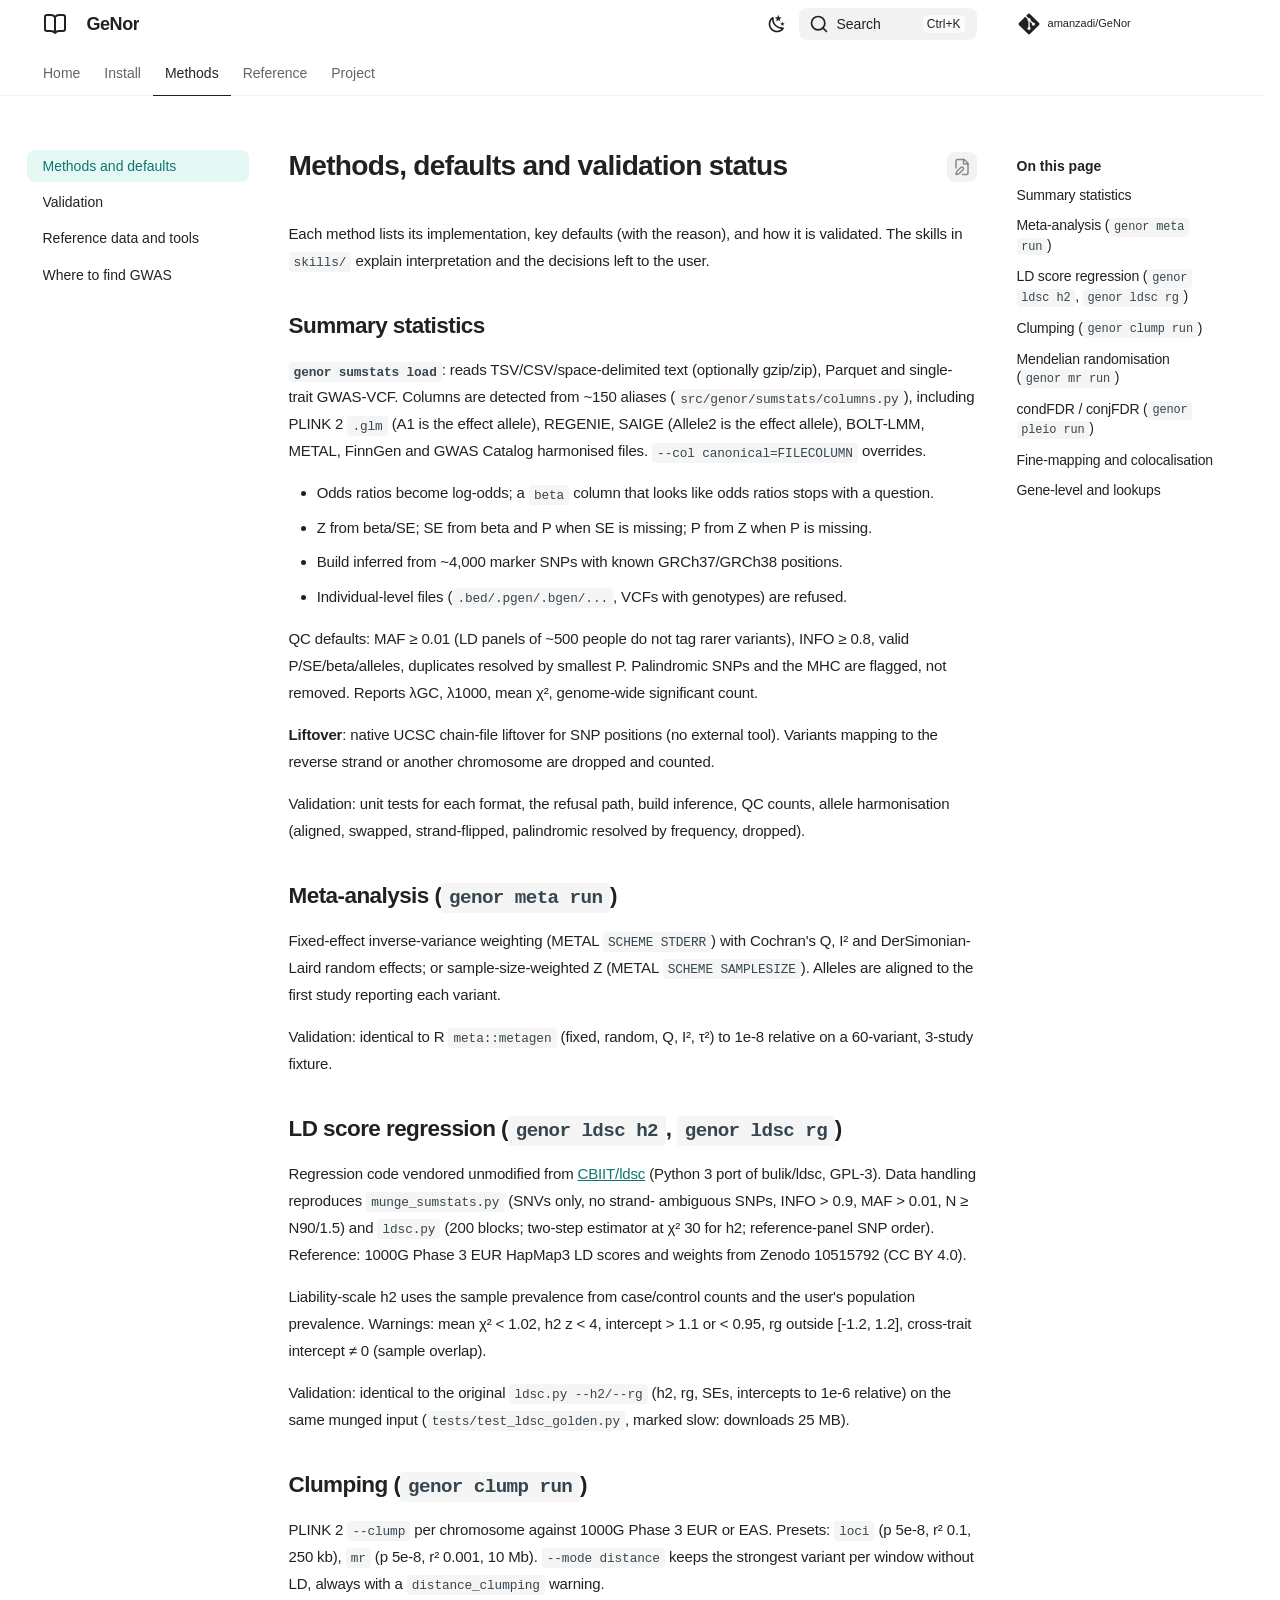
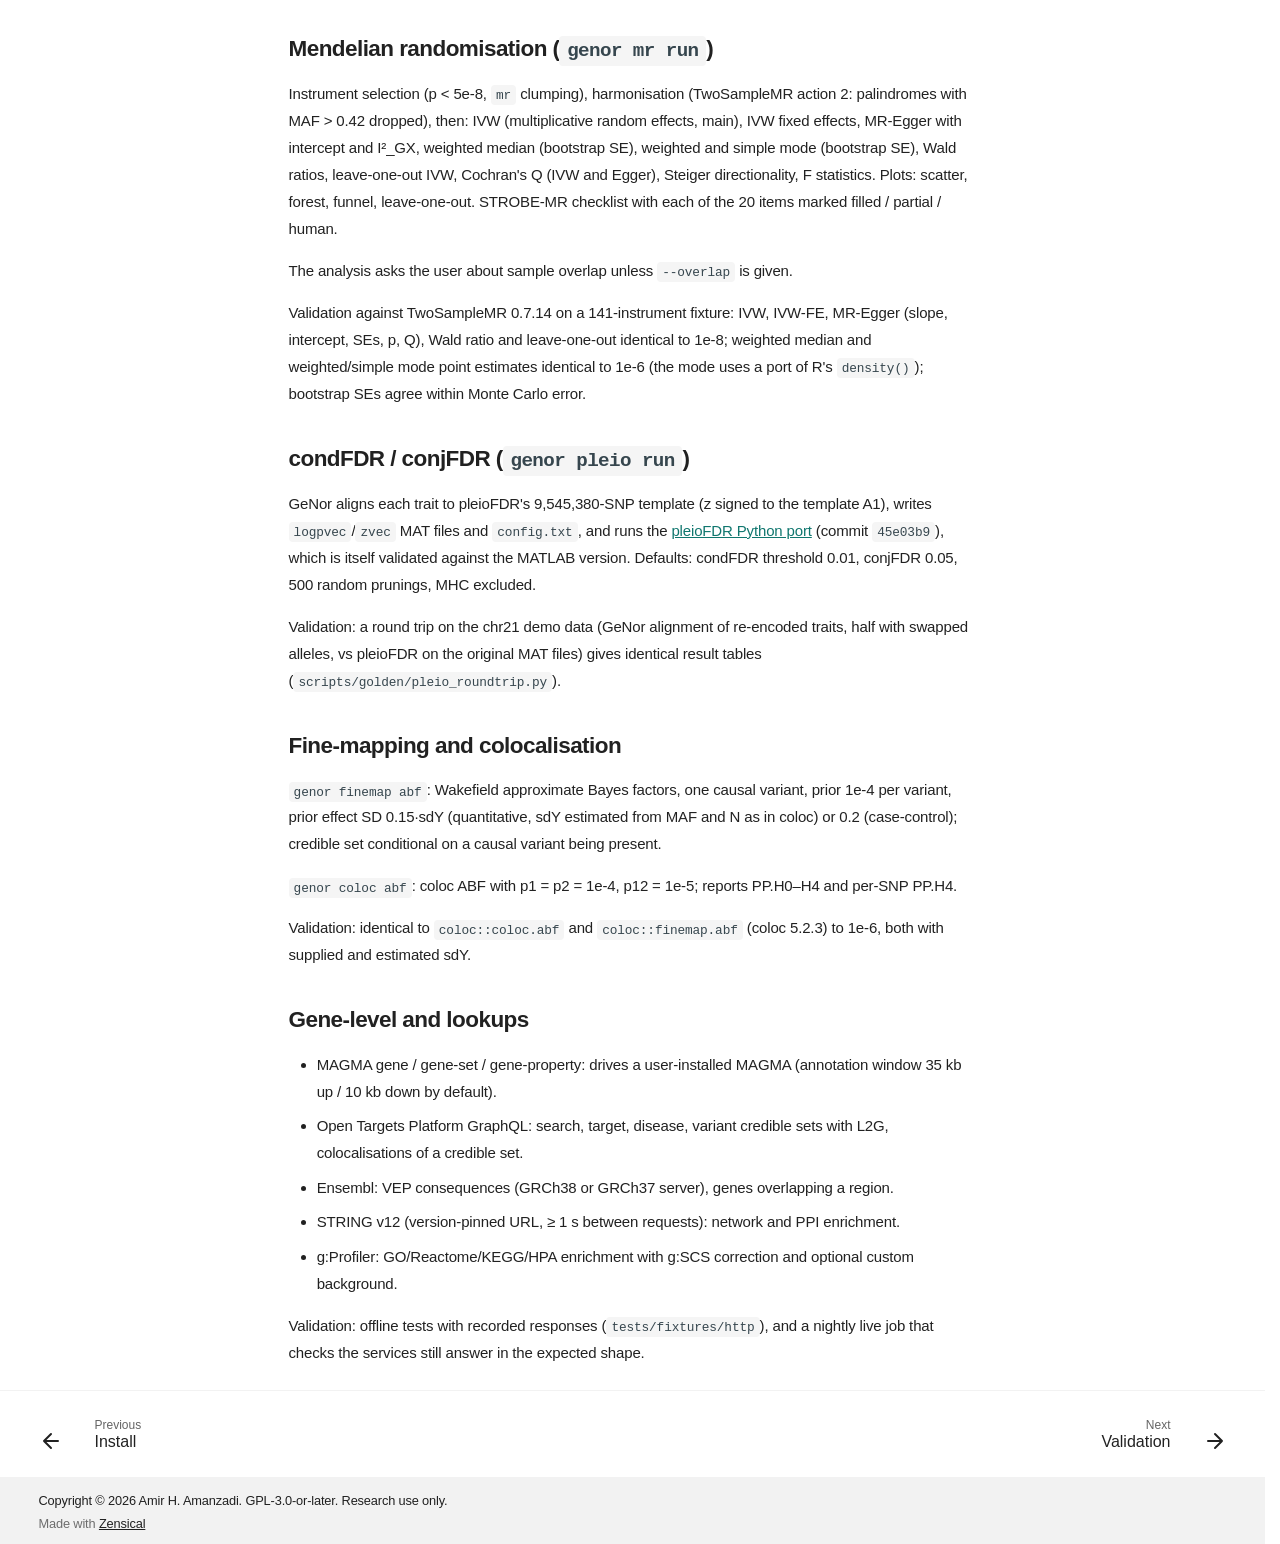
<file: methods/index.html>
<!doctype html>
<html lang="en" class="no-js">
  <head>
    
      <meta charset="utf-8">
      <meta name="viewport" content="width=device-width,initial-scale=1">
      
        <meta name="description" content="Post-GWAS analysis from summary statistics, built for AI agents.">
      
      
      
        <link rel="canonical" href="https://amanzadi.github.io/GeNor/methods/">
      
      
      
      
        <link rel="prev" href="../install/">
      
      
        <link rel="next" href="../validation/">
      
      
        
      
      
      <link rel="icon" href="../assets/images/favicon.png">
      <meta name="generator" content="zensical-0.1.3">
    
    
      
        <title>Methods and defaults - GeNor</title>
      
    
    
      
        
      
      <link rel="stylesheet" href="../assets/stylesheets/modern/main.e2cf241e.min.css">
      
        
          
        
        <link rel="stylesheet" href="../assets/stylesheets/modern/palette.b60ce83d.min.css">
      
      
      


    
    
      
    
    
      
    
    
      <link rel="stylesheet" href="../assets/site.css">
    
    <script>__md_scope=new URL("..",location),__md_scope.pathname.endsWith("/")||(__md_scope=new URL(__md_scope.pathname+"/",location)),__md_hash=e=>[...e].reduce(((e,t)=>(e<<5)-e+t.charCodeAt(0)),0),__md_get=(e,t=localStorage,_=__md_scope)=>JSON.parse(t.getItem(_.pathname+"."+e)),__md_set=(e,t,_=localStorage,a=__md_scope)=>{try{_.setItem(a.pathname+"."+e,JSON.stringify(t))}catch(e){}},document.documentElement.setAttribute("data-platform",navigator.platform)</script>
    
      

    
    
  </head>
  
  
    
    
      
    
    
    
    
    <body dir="ltr" data-md-color-scheme="default" data-md-color-primary="custom" data-md-color-accent="teal">
  
    
    <input class="md-toggle" data-md-toggle="drawer" type="checkbox" id="__drawer" autocomplete="off">
    <input class="md-toggle" data-md-toggle="search" type="checkbox" id="__search" autocomplete="off">
    <label class="md-overlay" for="__drawer" aria-hidden="true"></label>
    <div data-md-component="skip">
      <a href="#__skip" class="md-skip">
        Skip to content
      </a>
    </div>
    <div data-md-component="announce">
      
    </div>
    
    
      

<header class="md-header" data-md-component="header">
  <nav class="md-header__inner md-grid" aria-label="Header">
    <a href="./.." title="GeNor" class="md-header__button md-logo" aria-label="GeNor" data-md-component="logo">
      
  
  <svg xmlns="http://www.w3.org/2000/svg" fill="none" stroke="currentColor" stroke-linecap="round" stroke-linejoin="round" stroke-width="2" class="lucide lucide-book-open" viewBox="0 0 24 24"><path d="M12 5v16M20.001 19A2 2 0 0 0 22 17V5a2 2 0 0 0-1.999-2L16 3.002A5 5 0 0 0 12 5a5 5 0 0 0-4-2H4a2 2 0 0 0-2 2v12a2 2 0 0 0 1.999 2H8a5 5 0 0 1 4 2 5 5 0 0 1 4-2z"/></svg>

    </a>
    <label class="md-header__button md-icon" for="__drawer">
      
      <svg xmlns="http://www.w3.org/2000/svg" fill="none" stroke="currentColor" stroke-linecap="round" stroke-linejoin="round" stroke-width="2" class="lucide lucide-menu" viewBox="0 0 24 24"><path d="M4 5h16M4 12h16M4 19h16"/></svg>
      <span class="md-visually-hidden">Navigation</span>
    </label>
    <div class="md-header__title" data-md-component="header-title">
      <div class="md-header__ellipsis">
        <div class="md-header__topic">
          <span class="md-ellipsis">
            GeNor
          </span>
        </div>
        <div class="md-header__topic" data-md-component="header-topic">
          <span class="md-ellipsis">
            
              Methods and defaults
            
          </span>
        </div>
      </div>
    </div>
    
      
        <form class="md-header__option" data-md-component="palette">
  
    
    
    
    <input class="md-option" data-md-color-media="(prefers-color-scheme: light)" data-md-color-scheme="default" data-md-color-primary="custom" data-md-color-accent="teal"  aria-label="Dark mode"  type="radio" name="__palette" id="__palette_0">
    
      <label class="md-header__button md-icon" title="Dark mode" for="__palette_1" hidden>
        <svg xmlns="http://www.w3.org/2000/svg" viewBox="0 0 24 24"><path d="m17.75 4.09-2.53 1.94.91 3.06-2.63-1.81-2.63 1.81.91-3.06-2.53-1.94L12.44 4l1.06-3 1.06 3zm3.5 6.91-1.64 1.25.59 1.98-1.7-1.17-1.7 1.17.59-1.98L15.75 11l2.06-.05L18.5 9l.69 1.95zm-2.28 4.95c.83-.08 1.72 1.1 1.19 1.85-.32.45-.66.87-1.08 1.27C15.17 23 8.84 23 4.94 19.07c-3.91-3.9-3.91-10.24 0-14.14.4-.4.82-.76 1.27-1.08.75-.53 1.93.36 1.85 1.19-.27 2.86.69 5.83 2.89 8.02a9.96 9.96 0 0 0 8.02 2.89m-1.64 2.02a12.08 12.08 0 0 1-7.8-3.47c-2.17-2.19-3.33-5-3.49-7.82-2.81 3.14-2.7 7.96.31 10.98 3.02 3.01 7.84 3.12 10.98.31"/></svg>
      </label>
    
  
    
    
    
    <input class="md-option" data-md-color-media="(prefers-color-scheme: dark)" data-md-color-scheme="slate" data-md-color-primary="custom" data-md-color-accent="teal"  aria-label="Light mode"  type="radio" name="__palette" id="__palette_1">
    
      <label class="md-header__button md-icon" title="Light mode" for="__palette_0" hidden>
        <svg xmlns="http://www.w3.org/2000/svg" viewBox="0 0 24 24"><path d="M12 7a5 5 0 0 1 5 5 5 5 0 0 1-5 5 5 5 0 0 1-5-5 5 5 0 0 1 5-5m0 2a3 3 0 0 0-3 3 3 3 0 0 0 3 3 3 3 0 0 0 3-3 3 3 0 0 0-3-3m0-7 2.39 3.42C13.65 5.15 12.84 5 12 5s-1.65.15-2.39.42zM3.34 7l4.16-.35A7.2 7.2 0 0 0 5.94 8.5c-.44.74-.69 1.5-.83 2.29zm.02 10 1.76-3.77a7.131 7.131 0 0 0 2.38 4.14zM20.65 7l-1.77 3.79a7.02 7.02 0 0 0-2.38-4.15zm-.01 10-4.14.36c.59-.51 1.12-1.14 1.54-1.86.42-.73.69-1.5.83-2.29zM12 22l-2.41-3.44c.74.27 1.55.44 2.41.44.82 0 1.63-.17 2.37-.44z"/></svg>
      </label>
    
  
</form>
      
    
    
      <script>var palette=__md_get("__palette");if(palette&&palette.color){if("(prefers-color-scheme)"===palette.color.media){var media=matchMedia("(prefers-color-scheme: light)"),input=document.querySelector(media.matches?"[data-md-color-media='(prefers-color-scheme: light)']":"[data-md-color-media='(prefers-color-scheme: dark)']");palette.color.media=input.getAttribute("data-md-color-media"),palette.color.scheme=input.getAttribute("data-md-color-scheme"),palette.color.primary=input.getAttribute("data-md-color-primary"),palette.color.accent=input.getAttribute("data-md-color-accent")}for(var[key,value]of Object.entries(palette.color))document.body.setAttribute("data-md-color-"+key,value)}</script>
    
    
    
      
      
        <label class="md-header__button md-icon" for="__search">
          
          <svg xmlns="http://www.w3.org/2000/svg" fill="none" stroke="currentColor" stroke-linecap="round" stroke-linejoin="round" stroke-width="2" class="lucide lucide-search" viewBox="0 0 24 24"><path d="m21 21-4.34-4.34"/><circle cx="11" cy="11" r="8"/></svg>
          <span class="md-visually-hidden">Search</span>
        </label>
        <div class="md-search" data-md-component="search" role="dialog" aria-label="Search">
  <button type="button" class="md-search__button">
    Search
  </button>
</div>
      
    
    <div class="md-header__source">
      
        <a href="https://github.com/amanzadi/GeNor" title="Go to repository" class="md-source" data-md-component="source">
  <div class="md-source__icon md-icon">
    
    <svg xmlns="http://www.w3.org/2000/svg" viewBox="0 0 448 512"><!--! Font Awesome Free 7.3.1 by @fontawesome - https://fontawesome.com License - https://fontawesome.com/license/free (Icons: CC BY 4.0, Fonts: SIL OFL 1.1, Code: MIT License) Copyright 2026 Fonticons, Inc.--><path fill="currentColor" d="M439.6 236.1 244 40.5c-5.4-5.5-12.8-8.5-20.4-8.5s-15 3-20.4 8.4L162.5 81l51.5 51.5c27.1-9.1 52.7 16.8 43.4 43.7l49.7 49.7c34.2-11.8 61.2 31 35.5 56.7-26.5 26.5-70.2-2.9-56-37.3L240.3 199v121.9c25.3 12.5 22.3 41.8 9.1 55-6.4 6.4-15.2 10.1-24.3 10.1s-17.8-3.6-24.3-10.1c-17.6-17.6-11.1-46.9 11.2-56v-123c-20.8-8.5-24.6-30.7-18.6-45L142.6 101 8.5 235.1C3 240.6 0 247.9 0 255.5s3 15 8.5 20.4l195.6 195.7c5.4 5.4 12.7 8.4 20.4 8.4s15-3 20.4-8.4l194.7-194.7c5.4-5.4 8.4-12.8 8.4-20.4s-3-15-8.4-20.4"/></svg>
  </div>
  <div class="md-source__repository">
    amanzadi/GeNor
  </div>
</a>
      
    </div>
  </nav>
  
</header>
    
    <div class="md-container" data-md-component="container">
      
      
        
          
            
<nav class="md-tabs" aria-label="Tabs" data-md-component="tabs">
  <div class="md-grid">
    <ul class="md-tabs__list">
      
        
  
  
  
  
    <li class="md-tabs__item">
      <a href="./.." class="md-tabs__link">
        
  
  Home

      </a>
    </li>
  

      
        
  
  
  
  
    <li class="md-tabs__item">
      <a href="../install/" class="md-tabs__link">
        
  
  Install

      </a>
    </li>
  

      
        
  
  
  
    
  
  
    
      
    
    
    
      <li class="md-tabs__item md-tabs__item--active">
        <a href="././" class="md-tabs__link">
          
  
  Methods

        </a>
      </li>
    
  

      
        
  
  
  
  
    
      
    
    
    
      <li class="md-tabs__item">
        <a href="../cli/" class="md-tabs__link">
          
  
  Reference

        </a>
      </li>
    
  

      
        
  
  
  
  
    
      
    
    
    
      <li class="md-tabs__item">
        <a href="../architecture/" class="md-tabs__link">
          
  
  Project

        </a>
      </li>
    
  

      
    </ul>
  </div>
</nav>
          
        
      
      <main class="md-main" data-md-component="main">
        <div class="md-main__inner md-grid">
          
            
              
              <div class="md-sidebar md-sidebar--primary" data-md-component="sidebar" data-md-type="navigation" >
                <div class="md-sidebar__scrollwrap">
                  <div class="md-sidebar__inner">
                    


  


<nav class="md-nav md-nav--primary md-nav--lifted" aria-label="Navigation" data-md-level="0">
  <label class="md-nav__title" for="__drawer">
    <a href="./.." title="GeNor" class="md-nav__button md-logo" aria-label="GeNor" data-md-component="logo">
      
  
  <svg xmlns="http://www.w3.org/2000/svg" fill="none" stroke="currentColor" stroke-linecap="round" stroke-linejoin="round" stroke-width="2" class="lucide lucide-book-open" viewBox="0 0 24 24"><path d="M12 5v16M20.001 19A2 2 0 0 0 22 17V5a2 2 0 0 0-1.999-2L16 3.002A5 5 0 0 0 12 5a5 5 0 0 0-4-2H4a2 2 0 0 0-2 2v12a2 2 0 0 0 1.999 2H8a5 5 0 0 1 4 2 5 5 0 0 1 4-2z"/></svg>

    </a>
    GeNor
  </label>
  
    <div class="md-nav__source">
      <a href="https://github.com/amanzadi/GeNor" title="Go to repository" class="md-source" data-md-component="source">
  <div class="md-source__icon md-icon">
    
    <svg xmlns="http://www.w3.org/2000/svg" viewBox="0 0 448 512"><!--! Font Awesome Free 7.3.1 by @fontawesome - https://fontawesome.com License - https://fontawesome.com/license/free (Icons: CC BY 4.0, Fonts: SIL OFL 1.1, Code: MIT License) Copyright 2026 Fonticons, Inc.--><path fill="currentColor" d="M439.6 236.1 244 40.5c-5.4-5.5-12.8-8.5-20.4-8.5s-15 3-20.4 8.4L162.5 81l51.5 51.5c27.1-9.1 52.7 16.8 43.4 43.7l49.7 49.7c34.2-11.8 61.2 31 35.5 56.7-26.5 26.5-70.2-2.9-56-37.3L240.3 199v121.9c25.3 12.5 22.3 41.8 9.1 55-6.4 6.4-15.2 10.1-24.3 10.1s-17.8-3.6-24.3-10.1c-17.6-17.6-11.1-46.9 11.2-56v-123c-20.8-8.5-24.6-30.7-18.6-45L142.6 101 8.5 235.1C3 240.6 0 247.9 0 255.5s3 15 8.5 20.4l195.6 195.7c5.4 5.4 12.7 8.4 20.4 8.4s15-3 20.4-8.4l194.7-194.7c5.4-5.4 8.4-12.8 8.4-20.4s-3-15-8.4-20.4"/></svg>
  </div>
  <div class="md-source__repository">
    amanzadi/GeNor
  </div>
</a>
    </div>
  
  <ul class="md-nav__list" data-md-scrollfix>
    
      
      
  
  
  
  
    <li class="md-nav__item">
      <a href="./.." class="md-nav__link">
        
  
  
  <span class="md-ellipsis">
    
  
  Home

    
  </span>
  
  

      </a>
    </li>
  

    
      
      
  
  
  
  
    <li class="md-nav__item">
      <a href="../install/" class="md-nav__link">
        
  
  
  <span class="md-ellipsis">
    
  
  Install

    
  </span>
  
  

      </a>
    </li>
  

    
      
      
  
  
    
  
  
  
    
    
    
    
      
        
        
      
      
    
    
    <li class="md-nav__item md-nav__item--active md-nav__item--section md-nav__item--nested">
      
        
        
        <input class="md-nav__toggle md-toggle " type="checkbox" id="__nav_3" checked>
        
          
          <label class="md-nav__link" for="__nav_3" id="__nav_3_label" tabindex="">
            
  
  
  <span class="md-ellipsis">
    
  
  Methods

    
  </span>
  
  

            <span class="md-nav__icon md-icon"></span>
          </label>
        
        
          <nav class="md-nav" data-md-level="1" aria-labelledby="__nav_3_label" aria-expanded="true">
            <label class="md-nav__title" for="__nav_3">
              <span class="md-nav__icon md-icon"></span>
              
  
  Methods

            </label>
            <ul class="md-nav__list" data-md-scrollfix>
              
                
                  
  
  
    
  
  
  
    <li class="md-nav__item md-nav__item--active">
      
      
      
      
        
      
      
        <label class="md-nav__link md-nav__link--active" for="__toc">
          
  
  
  <span class="md-ellipsis">
    
  
  Methods and defaults

    
  </span>
  
  

          <span class="md-nav__icon md-icon"></span>
        </label>
      
      <a href="././" class="md-nav__link md-nav__link--active">
        
  
  
  <span class="md-ellipsis">
    
  
  Methods and defaults

    
  </span>
  
  

      </a>
      
        


<nav class="md-nav md-nav--secondary" aria-label="On this page">
  
  
  
    
  
  
    <label class="md-nav__title" for="__toc">
      <span class="md-nav__icon md-icon"></span>
      On this page
    </label>
    <ul class="md-nav__list" data-md-component="toc" data-md-scrollfix>
      
        <li class="md-nav__item">
  <a href="#summary-statistics" class="md-nav__link">
    <span class="md-ellipsis">
      <span class="md-typeset">
        Summary statistics
      </span>
    </span>
  </a>
  
</li>
      
        <li class="md-nav__item">
  <a href="#meta-analysis-genor-meta-run" class="md-nav__link">
    <span class="md-ellipsis">
      <span class="md-typeset">
        Meta-analysis (<code>genor meta run</code>)
      </span>
    </span>
  </a>
  
</li>
      
        <li class="md-nav__item">
  <a href="#ld-score-regression-genor-ldsc-h2-genor-ldsc-rg" class="md-nav__link">
    <span class="md-ellipsis">
      <span class="md-typeset">
        LD score regression (<code>genor ldsc h2</code>, <code>genor ldsc rg</code>)
      </span>
    </span>
  </a>
  
</li>
      
        <li class="md-nav__item">
  <a href="#clumping-genor-clump-run" class="md-nav__link">
    <span class="md-ellipsis">
      <span class="md-typeset">
        Clumping (<code>genor clump run</code>)
      </span>
    </span>
  </a>
  
</li>
      
        <li class="md-nav__item">
  <a href="#mendelian-randomisation-genor-mr-run" class="md-nav__link">
    <span class="md-ellipsis">
      <span class="md-typeset">
        Mendelian randomisation (<code>genor mr run</code>)
      </span>
    </span>
  </a>
  
</li>
      
        <li class="md-nav__item">
  <a href="#condfdr-conjfdr-genor-pleio-run" class="md-nav__link">
    <span class="md-ellipsis">
      <span class="md-typeset">
        condFDR / conjFDR (<code>genor pleio run</code>)
      </span>
    </span>
  </a>
  
</li>
      
        <li class="md-nav__item">
  <a href="#fine-mapping-and-colocalisation" class="md-nav__link">
    <span class="md-ellipsis">
      <span class="md-typeset">
        Fine-mapping and colocalisation
      </span>
    </span>
  </a>
  
</li>
      
        <li class="md-nav__item">
  <a href="#gene-level-and-lookups" class="md-nav__link">
    <span class="md-ellipsis">
      <span class="md-typeset">
        Gene-level and lookups
      </span>
    </span>
  </a>
  
</li>
      
    </ul>
  
</nav>
      
    </li>
  

                
              
                
                  
  
  
  
  
    <li class="md-nav__item">
      <a href="../validation/" class="md-nav__link">
        
  
  
  <span class="md-ellipsis">
    
  
  Validation

    
  </span>
  
  

      </a>
    </li>
  

                
              
                
                  
  
  
  
  
    <li class="md-nav__item">
      <a href="../reference-data/" class="md-nav__link">
        
  
  
  <span class="md-ellipsis">
    
  
  Reference data and tools

    
  </span>
  
  

      </a>
    </li>
  

                
              
                
                  
  
  
  
  
    <li class="md-nav__item">
      <a href="../data-sources/" class="md-nav__link">
        
  
  
  <span class="md-ellipsis">
    
  
  Where to find GWAS

    
  </span>
  
  

      </a>
    </li>
  

                
              
            </ul>
          </nav>
        
      
    </li>
  

    
      
      
  
  
  
  
    
    
    
    
      
      
    
    
    <li class="md-nav__item md-nav__item--nested">
      
        
        
        <input class="md-nav__toggle md-toggle " type="checkbox" id="__nav_4" >
        
          
          <label class="md-nav__link" for="__nav_4" id="__nav_4_label" tabindex="0">
            
  
  
  <span class="md-ellipsis">
    
  
  Reference

    
  </span>
  
  

            <span class="md-nav__icon md-icon"></span>
          </label>
        
        
          <nav class="md-nav" data-md-level="1" aria-labelledby="__nav_4_label" aria-expanded="false">
            <label class="md-nav__title" for="__nav_4">
              <span class="md-nav__icon md-icon"></span>
              
  
  Reference

            </label>
            <ul class="md-nav__list" data-md-scrollfix>
              
                
                  
  
  
  
  
    <li class="md-nav__item">
      <a href="../cli/" class="md-nav__link">
        
  
  
  <span class="md-ellipsis">
    
  
  CLI

    
  </span>
  
  

      </a>
    </li>
  

                
              
                
                  
  
  
  
  
    <li class="md-nav__item">
      <a href="../mcp/" class="md-nav__link">
        
  
  
  <span class="md-ellipsis">
    
  
  MCP tools

    
  </span>
  
  

      </a>
    </li>
  

                
              
            </ul>
          </nav>
        
      
    </li>
  

    
      
      
  
  
  
  
    
    
    
    
      
      
    
    
    <li class="md-nav__item md-nav__item--nested">
      
        
        
        <input class="md-nav__toggle md-toggle " type="checkbox" id="__nav_5" >
        
          
          <label class="md-nav__link" for="__nav_5" id="__nav_5_label" tabindex="0">
            
  
  
  <span class="md-ellipsis">
    
  
  Project

    
  </span>
  
  

            <span class="md-nav__icon md-icon"></span>
          </label>
        
        
          <nav class="md-nav" data-md-level="1" aria-labelledby="__nav_5_label" aria-expanded="false">
            <label class="md-nav__title" for="__nav_5">
              <span class="md-nav__icon md-icon"></span>
              
  
  Project

            </label>
            <ul class="md-nav__list" data-md-scrollfix>
              
                
                  
  
  
  
  
    <li class="md-nav__item">
      <a href="../architecture/" class="md-nav__link">
        
  
  
  <span class="md-ellipsis">
    
  
  Architecture

    
  </span>
  
  

      </a>
    </li>
  

                
              
                
                  
  
  
  
  
    <li class="md-nav__item">
      <a href="../roadmap/" class="md-nav__link">
        
  
  
  <span class="md-ellipsis">
    
  
  Roadmap

    
  </span>
  
  

      </a>
    </li>
  

                
              
            </ul>
          </nav>
        
      
    </li>
  

    
  </ul>
</nav>
                  </div>
                </div>
              </div>
            
            
              
              <div class="md-sidebar md-sidebar--secondary" data-md-component="sidebar" data-md-type="toc" >
                <div class="md-sidebar__scrollwrap">
                  
                    
                    
                    
                      
                    
                    
                      <input class="md-nav__toggle md-toggle" type="checkbox" id="__toc">
                      <div class="md-sidebar-button__wrapper">
                        <label class="md-sidebar-button" for="__toc"></label>
                      </div>
                    
                  
                  <div class="md-sidebar__inner">
                    


<nav class="md-nav md-nav--secondary" aria-label="On this page">
  
  
  
    
  
  
    <label class="md-nav__title" for="__toc">
      <span class="md-nav__icon md-icon"></span>
      On this page
    </label>
    <ul class="md-nav__list" data-md-component="toc" data-md-scrollfix>
      
        <li class="md-nav__item">
  <a href="#summary-statistics" class="md-nav__link">
    <span class="md-ellipsis">
      <span class="md-typeset">
        Summary statistics
      </span>
    </span>
  </a>
  
</li>
      
        <li class="md-nav__item">
  <a href="#meta-analysis-genor-meta-run" class="md-nav__link">
    <span class="md-ellipsis">
      <span class="md-typeset">
        Meta-analysis (<code>genor meta run</code>)
      </span>
    </span>
  </a>
  
</li>
      
        <li class="md-nav__item">
  <a href="#ld-score-regression-genor-ldsc-h2-genor-ldsc-rg" class="md-nav__link">
    <span class="md-ellipsis">
      <span class="md-typeset">
        LD score regression (<code>genor ldsc h2</code>, <code>genor ldsc rg</code>)
      </span>
    </span>
  </a>
  
</li>
      
        <li class="md-nav__item">
  <a href="#clumping-genor-clump-run" class="md-nav__link">
    <span class="md-ellipsis">
      <span class="md-typeset">
        Clumping (<code>genor clump run</code>)
      </span>
    </span>
  </a>
  
</li>
      
        <li class="md-nav__item">
  <a href="#mendelian-randomisation-genor-mr-run" class="md-nav__link">
    <span class="md-ellipsis">
      <span class="md-typeset">
        Mendelian randomisation (<code>genor mr run</code>)
      </span>
    </span>
  </a>
  
</li>
      
        <li class="md-nav__item">
  <a href="#condfdr-conjfdr-genor-pleio-run" class="md-nav__link">
    <span class="md-ellipsis">
      <span class="md-typeset">
        condFDR / conjFDR (<code>genor pleio run</code>)
      </span>
    </span>
  </a>
  
</li>
      
        <li class="md-nav__item">
  <a href="#fine-mapping-and-colocalisation" class="md-nav__link">
    <span class="md-ellipsis">
      <span class="md-typeset">
        Fine-mapping and colocalisation
      </span>
    </span>
  </a>
  
</li>
      
        <li class="md-nav__item">
  <a href="#gene-level-and-lookups" class="md-nav__link">
    <span class="md-ellipsis">
      <span class="md-typeset">
        Gene-level and lookups
      </span>
    </span>
  </a>
  
</li>
      
    </ul>
  
</nav>
                  </div>
                </div>
              </div>
            
          
          
            <div class="md-content" data-md-component="content">
              
              <article class="md-content__inner md-typeset">
                <a id="__skip" tabindex="-1"></a>
                
                  

  
    <a href="https://github.com/amanzadi/GeNor/edit/main/docs/methods.md" title="Edit this page" class="md-content__button md-icon" rel="edit">
      
      <svg xmlns="http://www.w3.org/2000/svg" fill="none" stroke="currentColor" stroke-linecap="round" stroke-linejoin="round" stroke-width="2" class="lucide lucide-file-pen" viewBox="0 0 24 24"><path d="M12.659 22H18a2 2 0 0 0 2-2V8a2.4 2.4 0 0 0-.706-1.706l-3.588-3.588A2.4 2.4 0 0 0 14 2H6a2 2 0 0 0-2 2v9.34"/><path d="M14 2v5a1 1 0 0 0 1 1h5M10.378 12.622a1 1 0 0 1 3 3.003L8.36 20.637a2 2 0 0 1-.854.506l-2.867.837a.5.5 0 0 1-.62-.62l.836-2.869a2 2 0 0 1 .506-.853z"/></svg>
    </a>
  
  


<h1 id="methods-defaults-and-validation-status">Methods, defaults and validation status<a class="headerlink" href="#methods-defaults-and-validation-status" title="Permanent link">&para;</a></h1>
<p>Each method lists its implementation, key defaults (with the reason), and how it is validated.
The skills in <code>skills/</code> explain interpretation and the decisions left to the user.</p>
<h2 id="summary-statistics">Summary statistics<a class="headerlink" href="#summary-statistics" title="Permanent link">&para;</a></h2>
<p><strong><code>genor sumstats load</code></strong>: reads TSV/CSV/space-delimited text (optionally gzip/zip), Parquet and
single-trait GWAS-VCF. Columns are detected from ~150 aliases (<code>src/genor/sumstats/columns.py</code>),
including PLINK 2 <code>.glm</code> (A1 is the effect allele), REGENIE, SAIGE (Allele2 is the effect allele),
BOLT-LMM, METAL, FinnGen and GWAS Catalog harmonised files. <code>--col canonical=FILECOLUMN</code> overrides.</p>
<ul>
<li>Odds ratios become log-odds; a <code>beta</code> column that looks like odds ratios stops with a question.</li>
<li>Z from beta/SE; SE from beta and P when SE is missing; P from Z when P is missing.</li>
<li>Build inferred from ~4,000 marker SNPs with known GRCh37/GRCh38 positions.</li>
<li>Individual-level files (<code>.bed/.pgen/.bgen/...</code>, VCFs with genotypes) are refused.</li>
</ul>
<p>QC defaults: MAF ≥ 0.01 (LD panels of ~500 people do not tag rarer variants), INFO ≥ 0.8,
valid P/SE/beta/alleles, duplicates resolved by smallest P. Palindromic SNPs and the MHC are
flagged, not removed. Reports λGC, λ1000, mean χ², genome-wide significant count.</p>
<p><strong>Liftover</strong>: native UCSC chain-file liftover for SNP positions (no external tool). Variants
mapping to the reverse strand or another chromosome are dropped and counted.</p>
<p>Validation: unit tests for each format, the refusal path, build inference, QC counts, allele
harmonisation (aligned, swapped, strand-flipped, palindromic resolved by frequency, dropped).</p>
<h2 id="meta-analysis-genor-meta-run">Meta-analysis (<code>genor meta run</code>)<a class="headerlink" href="#meta-analysis-genor-meta-run" title="Permanent link">&para;</a></h2>
<p>Fixed-effect inverse-variance weighting (METAL <code>SCHEME STDERR</code>) with Cochran's Q, I² and
DerSimonian-Laird random effects; or sample-size-weighted Z (METAL <code>SCHEME SAMPLESIZE</code>).
Alleles are aligned to the first study reporting each variant.</p>
<p>Validation: identical to R <code>meta::metagen</code> (fixed, random, Q, I², τ²) to 1e-8 relative on a
60-variant, 3-study fixture.</p>
<h2 id="ld-score-regression-genor-ldsc-h2-genor-ldsc-rg">LD score regression (<code>genor ldsc h2</code>, <code>genor ldsc rg</code>)<a class="headerlink" href="#ld-score-regression-genor-ldsc-h2-genor-ldsc-rg" title="Permanent link">&para;</a></h2>
<p>Regression code vendored unmodified from <a href="https://github.com/CBIIT/ldsc">CBIIT/ldsc</a> (Python 3
port of bulik/ldsc, GPL-3). Data handling reproduces <code>munge_sumstats.py</code> (SNVs only, no strand-
ambiguous SNPs, INFO &gt; 0.9, MAF &gt; 0.01, N ≥ N90/1.5) and <code>ldsc.py</code> (200 blocks; two-step
estimator at χ² 30 for h2; reference-panel SNP order). Reference: 1000G Phase 3 EUR HapMap3 LD
scores and weights from Zenodo 10515792 (CC BY 4.0).</p>
<p>Liability-scale h2 uses the sample prevalence from case/control counts and the user's
population prevalence. Warnings: mean χ² &lt; 1.02, h2 z &lt; 4, intercept &gt; 1.1 or &lt; 0.95,
rg outside [-1.2, 1.2], cross-trait intercept ≠ 0 (sample overlap).</p>
<p>Validation: identical to the original <code>ldsc.py --h2/--rg</code> (h2, rg, SEs, intercepts to 1e-6
relative) on the same munged input (<code>tests/test_ldsc_golden.py</code>, marked slow: downloads 25 MB).</p>
<h2 id="clumping-genor-clump-run">Clumping (<code>genor clump run</code>)<a class="headerlink" href="#clumping-genor-clump-run" title="Permanent link">&para;</a></h2>
<p>PLINK 2 <code>--clump</code> per chromosome against 1000G Phase 3 EUR or EAS. Presets: <code>loci</code> (p 5e-8,
r² 0.1, 250 kb), <code>mr</code> (p 5e-8, r² 0.001, 10 Mb). <code>--mode distance</code> keeps the strongest variant
per window without LD, always with a <code>distance_clumping</code> warning.</p>
<h2 id="mendelian-randomisation-genor-mr-run">Mendelian randomisation (<code>genor mr run</code>)<a class="headerlink" href="#mendelian-randomisation-genor-mr-run" title="Permanent link">&para;</a></h2>
<p>Instrument selection (p &lt; 5e-8, <code>mr</code> clumping), harmonisation (TwoSampleMR action 2:
palindromes with MAF &gt; 0.42 dropped), then: IVW (multiplicative random effects, main), IVW fixed
effects, MR-Egger with intercept and I²_GX, weighted median (bootstrap SE), weighted and simple
mode (bootstrap SE), Wald ratios, leave-one-out IVW, Cochran's Q (IVW and Egger), Steiger
directionality, F statistics. Plots: scatter, forest, funnel, leave-one-out. STROBE-MR checklist
with each of the 20 items marked filled / partial / human.</p>
<p>The analysis asks the user about sample overlap unless <code>--overlap</code> is given.</p>
<p>Validation against TwoSampleMR 0.7.14 on a 141-instrument fixture: IVW, IVW-FE, MR-Egger
(slope, intercept, SEs, p, Q), Wald ratio and leave-one-out identical to 1e-8; weighted median
and weighted/simple mode point estimates identical to 1e-6 (the mode uses a port of R's
<code>density()</code>); bootstrap SEs agree within Monte Carlo error.</p>
<h2 id="condfdr-conjfdr-genor-pleio-run">condFDR / conjFDR (<code>genor pleio run</code>)<a class="headerlink" href="#condfdr-conjfdr-genor-pleio-run" title="Permanent link">&para;</a></h2>
<p>GeNor aligns each trait to pleioFDR's 9,545,380-SNP template (z signed to the template A1),
writes <code>logpvec</code>/<code>zvec</code> MAT files and <code>config.txt</code>, and runs the
<a href="https://github.com/espenhgn/pleiofdr/tree/python-port">pleioFDR Python port</a> (commit <code>45e03b9</code>),
which is itself validated against the MATLAB version. Defaults: condFDR threshold 0.01, conjFDR
0.05, 500 random prunings, MHC excluded.</p>
<p>Validation: a round trip on the chr21 demo data (GeNor alignment of re-encoded traits, half with
swapped alleles, vs pleioFDR on the original MAT files) gives identical result tables
(<code>scripts/golden/pleio_roundtrip.py</code>).</p>
<h2 id="fine-mapping-and-colocalisation">Fine-mapping and colocalisation<a class="headerlink" href="#fine-mapping-and-colocalisation" title="Permanent link">&para;</a></h2>
<p><code>genor finemap abf</code>: Wakefield approximate Bayes factors, one causal variant, prior 1e-4 per
variant, prior effect SD 0.15·sdY (quantitative, sdY estimated from MAF and N as in coloc) or 0.2
(case-control); credible set conditional on a causal variant being present.</p>
<p><code>genor coloc abf</code>: coloc ABF with p1 = p2 = 1e-4, p12 = 1e-5; reports PP.H0–H4 and per-SNP
PP.H4.</p>
<p>Validation: identical to <code>coloc::coloc.abf</code> and <code>coloc::finemap.abf</code> (coloc 5.2.3) to 1e-6,
both with supplied and estimated sdY.</p>
<h2 id="gene-level-and-lookups">Gene-level and lookups<a class="headerlink" href="#gene-level-and-lookups" title="Permanent link">&para;</a></h2>
<ul>
<li>MAGMA gene / gene-set / gene-property: drives a user-installed MAGMA (annotation window
  35 kb up / 10 kb down by default).</li>
<li>Open Targets Platform GraphQL: search, target, disease, variant credible sets with L2G,
  colocalisations of a credible set.</li>
<li>Ensembl: VEP consequences (GRCh38 or GRCh37 server), genes overlapping a region.</li>
<li>STRING v12 (version-pinned URL, ≥ 1 s between requests): network and PPI enrichment.</li>
<li>g:Profiler: GO/Reactome/KEGG/HPA enrichment with g:SCS correction and optional custom background.</li>
</ul>
<p>Validation: offline tests with recorded responses (<code>tests/fixtures/http</code>), and a nightly live job
that checks the services still answer in the expected shape.</p>














                
              </article>
            </div>
          
          
<script>var target=document.getElementById(location.hash.slice(1));target&&target.name&&(target.checked=target.name.startsWith("__tabbed_"))</script>
        </div>
        
          <button type="button" class="md-top md-icon" data-md-component="top" hidden>
  
  <svg xmlns="http://www.w3.org/2000/svg" fill="none" stroke="currentColor" stroke-linecap="round" stroke-linejoin="round" stroke-width="2" class="lucide lucide-circle-arrow-up" viewBox="0 0 24 24"><circle cx="12" cy="12" r="10"/><path d="m16 12-4-4-4 4M12 16V8"/></svg>
  Back to top
</button>
        
      </main>
      
        <footer class="md-footer">
  
    
      
      <nav class="md-footer__inner md-grid" aria-label="Footer" >
        
          
          <a href="../install/" class="md-footer__link md-footer__link--prev" aria-label="Previous: Install">
            <div class="md-footer__button md-icon">
              
              <svg xmlns="http://www.w3.org/2000/svg" fill="none" stroke="currentColor" stroke-linecap="round" stroke-linejoin="round" stroke-width="2" class="lucide lucide-arrow-left" viewBox="0 0 24 24"><path d="m12 19-7-7 7-7M19 12H5"/></svg>
            </div>
            <div class="md-footer__title">
              <span class="md-footer__direction">
                Previous
              </span>
              <div class="md-ellipsis">
                Install
              </div>
            </div>
          </a>
        
        
          
          <a href="../validation/" class="md-footer__link md-footer__link--next" aria-label="Next: Validation">
            <div class="md-footer__title">
              <span class="md-footer__direction">
                Next
              </span>
              <div class="md-ellipsis">
                Validation
              </div>
            </div>
            <div class="md-footer__button md-icon">
              
              <svg xmlns="http://www.w3.org/2000/svg" fill="none" stroke="currentColor" stroke-linecap="round" stroke-linejoin="round" stroke-width="2" class="lucide lucide-arrow-right" viewBox="0 0 24 24"><path d="M5 12h14M12 5l7 7-7 7"/></svg>
            </div>
          </a>
        
      </nav>
    
  
  <div class="md-footer-meta md-typeset">
    <div class="md-footer-meta__inner md-grid">
      <div class="md-copyright">
  
    <div class="md-copyright__highlight">
      Copyright &copy; 2026 Amir H. Amanzadi. GPL-3.0-or-later. Research use only.
    </div>
  
  
    Made with
    <a href="https://zensical.org/" target="_blank" rel="noopener">
      Zensical
    </a>
  
</div>
      
    </div>
  </div>
</footer>
      
    </div>
    <div class="md-dialog" data-md-component="dialog" role="status" aria-atomic="true">
      <div class="md-dialog__inner md-typeset"></div>
    </div>
    
    
    
      
      
      
      
        
        
      <script id="__config" type="application/json">{"annotate":null,"base":"..","features":["navigation.tabs","navigation.top","navigation.footer","content.code.copy","content.action.edit","search.highlight","toc.follow"],"redirect":null,"search":"../assets/javascripts/workers/search.719e0d91.min.js","tags":null,"translations":{"clipboard.copied":"Copied to clipboard","clipboard.copy":"Copy to clipboard","clipboard.error":"Could not copy to clipboard","search.result.more.one":"1 more on this page","search.result.more.other":"# more on this page","search.result.none":"No matching documents","search.result.one":"1 matching document","search.result.other":"# matching documents","search.result.placeholder":"Type to start searching","search.result.term.missing":"Missing","select.version":"Select version"},"version":null}</script>
    
    
      <script src="../assets/javascripts/bundle.9e76c64c.min.js"></script>
      
      
    
  </body>
</html>
</file>
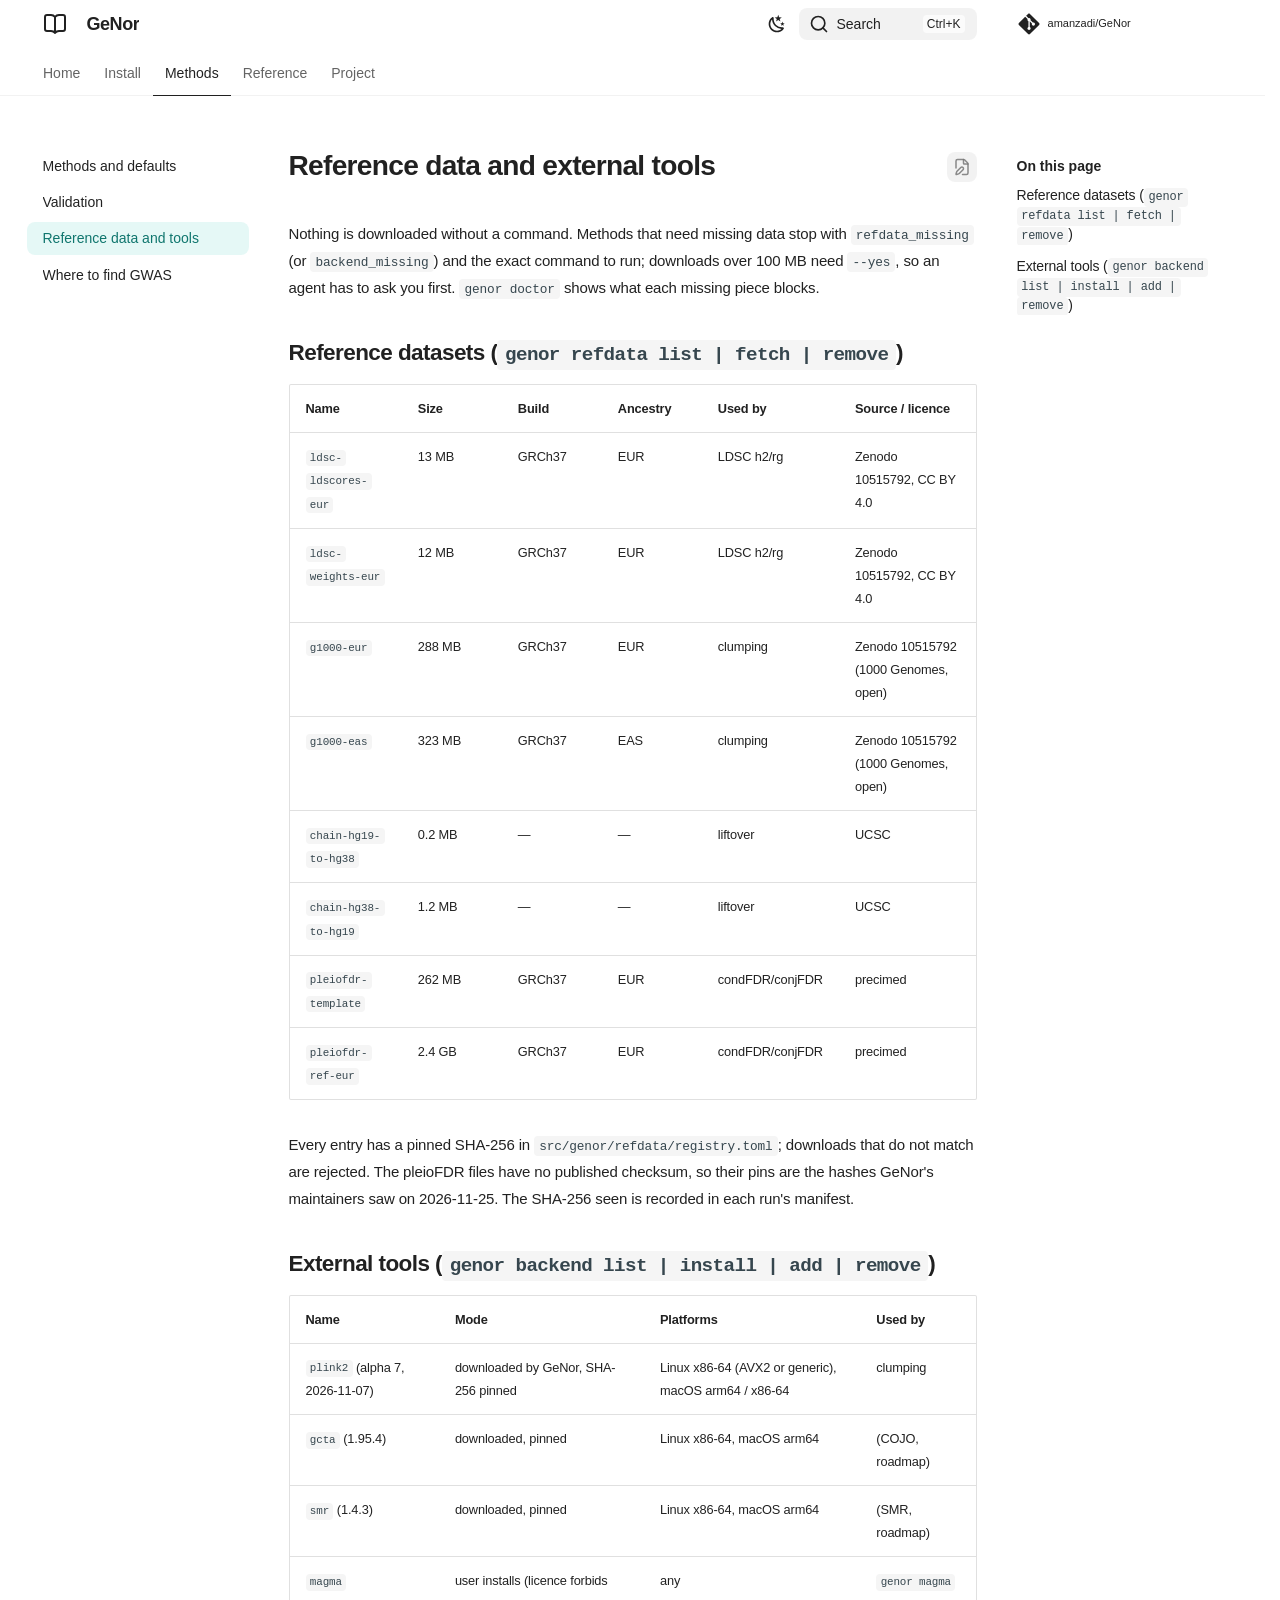
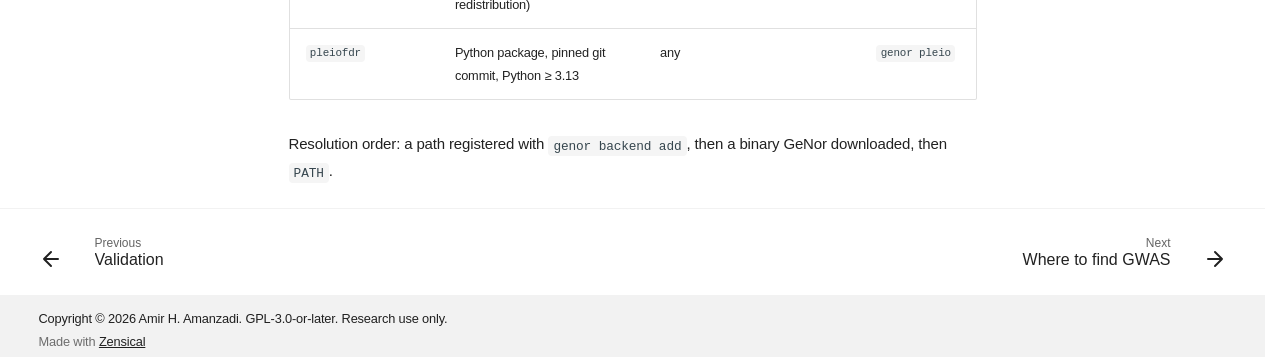
<file: reference-data/index.html>
<!doctype html>
<html lang="en" class="no-js">
  <head>
    
      <meta charset="utf-8">
      <meta name="viewport" content="width=device-width,initial-scale=1">
      
        <meta name="description" content="Post-GWAS analysis from summary statistics, built for AI agents.">
      
      
      
        <link rel="canonical" href="https://amanzadi.github.io/GeNor/reference-data/">
      
      
      
      
        <link rel="prev" href="../validation/">
      
      
        <link rel="next" href="../data-sources/">
      
      
        
      
      
      <link rel="icon" href="../assets/images/favicon.png">
      <meta name="generator" content="zensical-0.1.3">
    
    
      
        <title>Reference data and tools - GeNor</title>
      
    
    
      
        
      
      <link rel="stylesheet" href="../assets/stylesheets/modern/main.e2cf241e.min.css">
      
        
          
        
        <link rel="stylesheet" href="../assets/stylesheets/modern/palette.b60ce83d.min.css">
      
      
      


    
    
      
    
    
      
    
    
      <link rel="stylesheet" href="../assets/site.css">
    
    <script>__md_scope=new URL("..",location),__md_scope.pathname.endsWith("/")||(__md_scope=new URL(__md_scope.pathname+"/",location)),__md_hash=e=>[...e].reduce(((e,t)=>(e<<5)-e+t.charCodeAt(0)),0),__md_get=(e,t=localStorage,_=__md_scope)=>JSON.parse(t.getItem(_.pathname+"."+e)),__md_set=(e,t,_=localStorage,a=__md_scope)=>{try{_.setItem(a.pathname+"."+e,JSON.stringify(t))}catch(e){}},document.documentElement.setAttribute("data-platform",navigator.platform)</script>
    
      

    
    
  </head>
  
  
    
    
      
    
    
    
    
    <body dir="ltr" data-md-color-scheme="default" data-md-color-primary="custom" data-md-color-accent="teal">
  
    
    <input class="md-toggle" data-md-toggle="drawer" type="checkbox" id="__drawer" autocomplete="off">
    <input class="md-toggle" data-md-toggle="search" type="checkbox" id="__search" autocomplete="off">
    <label class="md-overlay" for="__drawer" aria-hidden="true"></label>
    <div data-md-component="skip">
      <a href="#__skip" class="md-skip">
        Skip to content
      </a>
    </div>
    <div data-md-component="announce">
      
    </div>
    
    
      

<header class="md-header" data-md-component="header">
  <nav class="md-header__inner md-grid" aria-label="Header">
    <a href="./.." title="GeNor" class="md-header__button md-logo" aria-label="GeNor" data-md-component="logo">
      
  
  <svg xmlns="http://www.w3.org/2000/svg" fill="none" stroke="currentColor" stroke-linecap="round" stroke-linejoin="round" stroke-width="2" class="lucide lucide-book-open" viewBox="0 0 24 24"><path d="M12 5v16M20.001 19A2 2 0 0 0 22 17V5a2 2 0 0 0-1.999-2L16 3.002A5 5 0 0 0 12 5a5 5 0 0 0-4-2H4a2 2 0 0 0-2 2v12a2 2 0 0 0 1.999 2H8a5 5 0 0 1 4 2 5 5 0 0 1 4-2z"/></svg>

    </a>
    <label class="md-header__button md-icon" for="__drawer">
      
      <svg xmlns="http://www.w3.org/2000/svg" fill="none" stroke="currentColor" stroke-linecap="round" stroke-linejoin="round" stroke-width="2" class="lucide lucide-menu" viewBox="0 0 24 24"><path d="M4 5h16M4 12h16M4 19h16"/></svg>
      <span class="md-visually-hidden">Navigation</span>
    </label>
    <div class="md-header__title" data-md-component="header-title">
      <div class="md-header__ellipsis">
        <div class="md-header__topic">
          <span class="md-ellipsis">
            GeNor
          </span>
        </div>
        <div class="md-header__topic" data-md-component="header-topic">
          <span class="md-ellipsis">
            
              Reference data and tools
            
          </span>
        </div>
      </div>
    </div>
    
      
        <form class="md-header__option" data-md-component="palette">
  
    
    
    
    <input class="md-option" data-md-color-media="(prefers-color-scheme: light)" data-md-color-scheme="default" data-md-color-primary="custom" data-md-color-accent="teal"  aria-label="Dark mode"  type="radio" name="__palette" id="__palette_0">
    
      <label class="md-header__button md-icon" title="Dark mode" for="__palette_1" hidden>
        <svg xmlns="http://www.w3.org/2000/svg" viewBox="0 0 24 24"><path d="m17.75 4.09-2.53 1.94.91 3.06-2.63-1.81-2.63 1.81.91-3.06-2.53-1.94L12.44 4l1.06-3 1.06 3zm3.5 6.91-1.64 1.25.59 1.98-1.7-1.17-1.7 1.17.59-1.98L15.75 11l2.06-.05L18.5 9l.69 1.95zm-2.28 4.95c.83-.08 1.72 1.1 1.19 1.85-.32.45-.66.87-1.08 1.27C15.17 23 8.84 23 4.94 19.07c-3.91-3.9-3.91-10.24 0-14.14.4-.4.82-.76 1.27-1.08.75-.53 1.93.36 1.85 1.19-.27 2.86.69 5.83 2.89 8.02a9.96 9.96 0 0 0 8.02 2.89m-1.64 2.02a12.08 12.08 0 0 1-7.8-3.47c-2.17-2.19-3.33-5-3.49-7.82-2.81 3.14-2.7 7.96.31 10.98 3.02 3.01 7.84 3.12 10.98.31"/></svg>
      </label>
    
  
    
    
    
    <input class="md-option" data-md-color-media="(prefers-color-scheme: dark)" data-md-color-scheme="slate" data-md-color-primary="custom" data-md-color-accent="teal"  aria-label="Light mode"  type="radio" name="__palette" id="__palette_1">
    
      <label class="md-header__button md-icon" title="Light mode" for="__palette_0" hidden>
        <svg xmlns="http://www.w3.org/2000/svg" viewBox="0 0 24 24"><path d="M12 7a5 5 0 0 1 5 5 5 5 0 0 1-5 5 5 5 0 0 1-5-5 5 5 0 0 1 5-5m0 2a3 3 0 0 0-3 3 3 3 0 0 0 3 3 3 3 0 0 0 3-3 3 3 0 0 0-3-3m0-7 2.39 3.42C13.65 5.15 12.84 5 12 5s-1.65.15-2.39.42zM3.34 7l4.16-.35A7.2 7.2 0 0 0 5.94 8.5c-.44.74-.69 1.5-.83 2.29zm.02 10 1.76-3.77a7.131 7.131 0 0 0 2.38 4.14zM20.65 7l-1.77 3.79a7.02 7.02 0 0 0-2.38-4.15zm-.01 10-4.14.36c.59-.51 1.12-1.14 1.54-1.86.42-.73.69-1.5.83-2.29zM12 22l-2.41-3.44c.74.27 1.55.44 2.41.44.82 0 1.63-.17 2.37-.44z"/></svg>
      </label>
    
  
</form>
      
    
    
      <script>var palette=__md_get("__palette");if(palette&&palette.color){if("(prefers-color-scheme)"===palette.color.media){var media=matchMedia("(prefers-color-scheme: light)"),input=document.querySelector(media.matches?"[data-md-color-media='(prefers-color-scheme: light)']":"[data-md-color-media='(prefers-color-scheme: dark)']");palette.color.media=input.getAttribute("data-md-color-media"),palette.color.scheme=input.getAttribute("data-md-color-scheme"),palette.color.primary=input.getAttribute("data-md-color-primary"),palette.color.accent=input.getAttribute("data-md-color-accent")}for(var[key,value]of Object.entries(palette.color))document.body.setAttribute("data-md-color-"+key,value)}</script>
    
    
    
      
      
        <label class="md-header__button md-icon" for="__search">
          
          <svg xmlns="http://www.w3.org/2000/svg" fill="none" stroke="currentColor" stroke-linecap="round" stroke-linejoin="round" stroke-width="2" class="lucide lucide-search" viewBox="0 0 24 24"><path d="m21 21-4.34-4.34"/><circle cx="11" cy="11" r="8"/></svg>
          <span class="md-visually-hidden">Search</span>
        </label>
        <div class="md-search" data-md-component="search" role="dialog" aria-label="Search">
  <button type="button" class="md-search__button">
    Search
  </button>
</div>
      
    
    <div class="md-header__source">
      
        <a href="https://github.com/amanzadi/GeNor" title="Go to repository" class="md-source" data-md-component="source">
  <div class="md-source__icon md-icon">
    
    <svg xmlns="http://www.w3.org/2000/svg" viewBox="0 0 448 512"><!--! Font Awesome Free 7.3.1 by @fontawesome - https://fontawesome.com License - https://fontawesome.com/license/free (Icons: CC BY 4.0, Fonts: SIL OFL 1.1, Code: MIT License) Copyright 2026 Fonticons, Inc.--><path fill="currentColor" d="M439.6 236.1 244 40.5c-5.4-5.5-12.8-8.5-20.4-8.5s-15 3-20.4 8.4L162.5 81l51.5 51.5c27.1-9.1 52.7 16.8 43.4 43.7l49.7 49.7c34.2-11.8 61.2 31 35.5 56.7-26.5 26.5-70.2-2.9-56-37.3L240.3 199v121.9c25.3 12.5 22.3 41.8 9.1 55-6.4 6.4-15.2 10.1-24.3 10.1s-17.8-3.6-24.3-10.1c-17.6-17.6-11.1-46.9 11.2-56v-123c-20.8-8.5-24.6-30.7-18.6-45L142.6 101 8.5 235.1C3 240.6 0 247.9 0 255.5s3 15 8.5 20.4l195.6 195.7c5.4 5.4 12.7 8.4 20.4 8.4s15-3 20.4-8.4l194.7-194.7c5.4-5.4 8.4-12.8 8.4-20.4s-3-15-8.4-20.4"/></svg>
  </div>
  <div class="md-source__repository">
    amanzadi/GeNor
  </div>
</a>
      
    </div>
  </nav>
  
</header>
    
    <div class="md-container" data-md-component="container">
      
      
        
          
            
<nav class="md-tabs" aria-label="Tabs" data-md-component="tabs">
  <div class="md-grid">
    <ul class="md-tabs__list">
      
        
  
  
  
  
    <li class="md-tabs__item">
      <a href="./.." class="md-tabs__link">
        
  
  Home

      </a>
    </li>
  

      
        
  
  
  
  
    <li class="md-tabs__item">
      <a href="../install/" class="md-tabs__link">
        
  
  Install

      </a>
    </li>
  

      
        
  
  
  
    
  
  
    
      
    
    
    
      <li class="md-tabs__item md-tabs__item--active">
        <a href="../methods/" class="md-tabs__link">
          
  
  Methods

        </a>
      </li>
    
  

      
        
  
  
  
  
    
      
    
    
    
      <li class="md-tabs__item">
        <a href="../cli/" class="md-tabs__link">
          
  
  Reference

        </a>
      </li>
    
  

      
        
  
  
  
  
    
      
    
    
    
      <li class="md-tabs__item">
        <a href="../architecture/" class="md-tabs__link">
          
  
  Project

        </a>
      </li>
    
  

      
    </ul>
  </div>
</nav>
          
        
      
      <main class="md-main" data-md-component="main">
        <div class="md-main__inner md-grid">
          
            
              
              <div class="md-sidebar md-sidebar--primary" data-md-component="sidebar" data-md-type="navigation" >
                <div class="md-sidebar__scrollwrap">
                  <div class="md-sidebar__inner">
                    


  


<nav class="md-nav md-nav--primary md-nav--lifted" aria-label="Navigation" data-md-level="0">
  <label class="md-nav__title" for="__drawer">
    <a href="./.." title="GeNor" class="md-nav__button md-logo" aria-label="GeNor" data-md-component="logo">
      
  
  <svg xmlns="http://www.w3.org/2000/svg" fill="none" stroke="currentColor" stroke-linecap="round" stroke-linejoin="round" stroke-width="2" class="lucide lucide-book-open" viewBox="0 0 24 24"><path d="M12 5v16M20.001 19A2 2 0 0 0 22 17V5a2 2 0 0 0-1.999-2L16 3.002A5 5 0 0 0 12 5a5 5 0 0 0-4-2H4a2 2 0 0 0-2 2v12a2 2 0 0 0 1.999 2H8a5 5 0 0 1 4 2 5 5 0 0 1 4-2z"/></svg>

    </a>
    GeNor
  </label>
  
    <div class="md-nav__source">
      <a href="https://github.com/amanzadi/GeNor" title="Go to repository" class="md-source" data-md-component="source">
  <div class="md-source__icon md-icon">
    
    <svg xmlns="http://www.w3.org/2000/svg" viewBox="0 0 448 512"><!--! Font Awesome Free 7.3.1 by @fontawesome - https://fontawesome.com License - https://fontawesome.com/license/free (Icons: CC BY 4.0, Fonts: SIL OFL 1.1, Code: MIT License) Copyright 2026 Fonticons, Inc.--><path fill="currentColor" d="M439.6 236.1 244 40.5c-5.4-5.5-12.8-8.5-20.4-8.5s-15 3-20.4 8.4L162.5 81l51.5 51.5c27.1-9.1 52.7 16.8 43.4 43.7l49.7 49.7c34.2-11.8 61.2 31 35.5 56.7-26.5 26.5-70.2-2.9-56-37.3L240.3 199v121.9c25.3 12.5 22.3 41.8 9.1 55-6.4 6.4-15.2 10.1-24.3 10.1s-17.8-3.6-24.3-10.1c-17.6-17.6-11.1-46.9 11.2-56v-123c-20.8-8.5-24.6-30.7-18.6-45L142.6 101 8.5 235.1C3 240.6 0 247.9 0 255.5s3 15 8.5 20.4l195.6 195.7c5.4 5.4 12.7 8.4 20.4 8.4s15-3 20.4-8.4l194.7-194.7c5.4-5.4 8.4-12.8 8.4-20.4s-3-15-8.4-20.4"/></svg>
  </div>
  <div class="md-source__repository">
    amanzadi/GeNor
  </div>
</a>
    </div>
  
  <ul class="md-nav__list" data-md-scrollfix>
    
      
      
  
  
  
  
    <li class="md-nav__item">
      <a href="./.." class="md-nav__link">
        
  
  
  <span class="md-ellipsis">
    
  
  Home

    
  </span>
  
  

      </a>
    </li>
  

    
      
      
  
  
  
  
    <li class="md-nav__item">
      <a href="../install/" class="md-nav__link">
        
  
  
  <span class="md-ellipsis">
    
  
  Install

    
  </span>
  
  

      </a>
    </li>
  

    
      
      
  
  
    
  
  
  
    
    
    
    
      
        
        
      
      
    
    
    <li class="md-nav__item md-nav__item--active md-nav__item--section md-nav__item--nested">
      
        
        
        <input class="md-nav__toggle md-toggle " type="checkbox" id="__nav_3" checked>
        
          
          <label class="md-nav__link" for="__nav_3" id="__nav_3_label" tabindex="">
            
  
  
  <span class="md-ellipsis">
    
  
  Methods

    
  </span>
  
  

            <span class="md-nav__icon md-icon"></span>
          </label>
        
        
          <nav class="md-nav" data-md-level="1" aria-labelledby="__nav_3_label" aria-expanded="true">
            <label class="md-nav__title" for="__nav_3">
              <span class="md-nav__icon md-icon"></span>
              
  
  Methods

            </label>
            <ul class="md-nav__list" data-md-scrollfix>
              
                
                  
  
  
  
  
    <li class="md-nav__item">
      <a href="../methods/" class="md-nav__link">
        
  
  
  <span class="md-ellipsis">
    
  
  Methods and defaults

    
  </span>
  
  

      </a>
    </li>
  

                
              
                
                  
  
  
  
  
    <li class="md-nav__item">
      <a href="../validation/" class="md-nav__link">
        
  
  
  <span class="md-ellipsis">
    
  
  Validation

    
  </span>
  
  

      </a>
    </li>
  

                
              
                
                  
  
  
    
  
  
  
    <li class="md-nav__item md-nav__item--active">
      
      
      
      
        
      
      
        <label class="md-nav__link md-nav__link--active" for="__toc">
          
  
  
  <span class="md-ellipsis">
    
  
  Reference data and tools

    
  </span>
  
  

          <span class="md-nav__icon md-icon"></span>
        </label>
      
      <a href="././" class="md-nav__link md-nav__link--active">
        
  
  
  <span class="md-ellipsis">
    
  
  Reference data and tools

    
  </span>
  
  

      </a>
      
        


<nav class="md-nav md-nav--secondary" aria-label="On this page">
  
  
  
    
  
  
    <label class="md-nav__title" for="__toc">
      <span class="md-nav__icon md-icon"></span>
      On this page
    </label>
    <ul class="md-nav__list" data-md-component="toc" data-md-scrollfix>
      
        <li class="md-nav__item">
  <a href="#reference-datasets-genor-refdata-list-fetch-remove" class="md-nav__link">
    <span class="md-ellipsis">
      <span class="md-typeset">
        Reference datasets (<code>genor refdata list | fetch | remove</code>)
      </span>
    </span>
  </a>
  
</li>
      
        <li class="md-nav__item">
  <a href="#external-tools-genor-backend-list-install-add-remove" class="md-nav__link">
    <span class="md-ellipsis">
      <span class="md-typeset">
        External tools (<code>genor backend list | install | add | remove</code>)
      </span>
    </span>
  </a>
  
</li>
      
    </ul>
  
</nav>
      
    </li>
  

                
              
                
                  
  
  
  
  
    <li class="md-nav__item">
      <a href="../data-sources/" class="md-nav__link">
        
  
  
  <span class="md-ellipsis">
    
  
  Where to find GWAS

    
  </span>
  
  

      </a>
    </li>
  

                
              
            </ul>
          </nav>
        
      
    </li>
  

    
      
      
  
  
  
  
    
    
    
    
      
      
    
    
    <li class="md-nav__item md-nav__item--nested">
      
        
        
        <input class="md-nav__toggle md-toggle " type="checkbox" id="__nav_4" >
        
          
          <label class="md-nav__link" for="__nav_4" id="__nav_4_label" tabindex="0">
            
  
  
  <span class="md-ellipsis">
    
  
  Reference

    
  </span>
  
  

            <span class="md-nav__icon md-icon"></span>
          </label>
        
        
          <nav class="md-nav" data-md-level="1" aria-labelledby="__nav_4_label" aria-expanded="false">
            <label class="md-nav__title" for="__nav_4">
              <span class="md-nav__icon md-icon"></span>
              
  
  Reference

            </label>
            <ul class="md-nav__list" data-md-scrollfix>
              
                
                  
  
  
  
  
    <li class="md-nav__item">
      <a href="../cli/" class="md-nav__link">
        
  
  
  <span class="md-ellipsis">
    
  
  CLI

    
  </span>
  
  

      </a>
    </li>
  

                
              
                
                  
  
  
  
  
    <li class="md-nav__item">
      <a href="../mcp/" class="md-nav__link">
        
  
  
  <span class="md-ellipsis">
    
  
  MCP tools

    
  </span>
  
  

      </a>
    </li>
  

                
              
            </ul>
          </nav>
        
      
    </li>
  

    
      
      
  
  
  
  
    
    
    
    
      
      
    
    
    <li class="md-nav__item md-nav__item--nested">
      
        
        
        <input class="md-nav__toggle md-toggle " type="checkbox" id="__nav_5" >
        
          
          <label class="md-nav__link" for="__nav_5" id="__nav_5_label" tabindex="0">
            
  
  
  <span class="md-ellipsis">
    
  
  Project

    
  </span>
  
  

            <span class="md-nav__icon md-icon"></span>
          </label>
        
        
          <nav class="md-nav" data-md-level="1" aria-labelledby="__nav_5_label" aria-expanded="false">
            <label class="md-nav__title" for="__nav_5">
              <span class="md-nav__icon md-icon"></span>
              
  
  Project

            </label>
            <ul class="md-nav__list" data-md-scrollfix>
              
                
                  
  
  
  
  
    <li class="md-nav__item">
      <a href="../architecture/" class="md-nav__link">
        
  
  
  <span class="md-ellipsis">
    
  
  Architecture

    
  </span>
  
  

      </a>
    </li>
  

                
              
                
                  
  
  
  
  
    <li class="md-nav__item">
      <a href="../roadmap/" class="md-nav__link">
        
  
  
  <span class="md-ellipsis">
    
  
  Roadmap

    
  </span>
  
  

      </a>
    </li>
  

                
              
            </ul>
          </nav>
        
      
    </li>
  

    
  </ul>
</nav>
                  </div>
                </div>
              </div>
            
            
              
              <div class="md-sidebar md-sidebar--secondary" data-md-component="sidebar" data-md-type="toc" >
                <div class="md-sidebar__scrollwrap">
                  
                    
                    
                    
                      
                    
                    
                      <input class="md-nav__toggle md-toggle" type="checkbox" id="__toc">
                      <div class="md-sidebar-button__wrapper">
                        <label class="md-sidebar-button" for="__toc"></label>
                      </div>
                    
                  
                  <div class="md-sidebar__inner">
                    


<nav class="md-nav md-nav--secondary" aria-label="On this page">
  
  
  
    
  
  
    <label class="md-nav__title" for="__toc">
      <span class="md-nav__icon md-icon"></span>
      On this page
    </label>
    <ul class="md-nav__list" data-md-component="toc" data-md-scrollfix>
      
        <li class="md-nav__item">
  <a href="#reference-datasets-genor-refdata-list-fetch-remove" class="md-nav__link">
    <span class="md-ellipsis">
      <span class="md-typeset">
        Reference datasets (<code>genor refdata list | fetch | remove</code>)
      </span>
    </span>
  </a>
  
</li>
      
        <li class="md-nav__item">
  <a href="#external-tools-genor-backend-list-install-add-remove" class="md-nav__link">
    <span class="md-ellipsis">
      <span class="md-typeset">
        External tools (<code>genor backend list | install | add | remove</code>)
      </span>
    </span>
  </a>
  
</li>
      
    </ul>
  
</nav>
                  </div>
                </div>
              </div>
            
          
          
            <div class="md-content" data-md-component="content">
              
              <article class="md-content__inner md-typeset">
                <a id="__skip" tabindex="-1"></a>
                
                  

  
    <a href="https://github.com/amanzadi/GeNor/edit/main/docs/reference-data.md" title="Edit this page" class="md-content__button md-icon" rel="edit">
      
      <svg xmlns="http://www.w3.org/2000/svg" fill="none" stroke="currentColor" stroke-linecap="round" stroke-linejoin="round" stroke-width="2" class="lucide lucide-file-pen" viewBox="0 0 24 24"><path d="M12.659 22H18a2 2 0 0 0 2-2V8a2.4 2.4 0 0 0-.706-1.706l-3.588-3.588A2.4 2.4 0 0 0 14 2H6a2 2 0 0 0-2 2v9.34"/><path d="M14 2v5a1 1 0 0 0 1 1h5M10.378 12.622a1 1 0 0 1 3 3.003L8.36 20.637a2 2 0 0 1-.854.506l-2.867.837a.5.5 0 0 1-.62-.62l.836-2.869a2 2 0 0 1 .506-.853z"/></svg>
    </a>
  
  


<h1 id="reference-data-and-external-tools">Reference data and external tools<a class="headerlink" href="#reference-data-and-external-tools" title="Permanent link">&para;</a></h1>
<p>Nothing is downloaded without a command. Methods that need missing data stop with
<code>refdata_missing</code> (or <code>backend_missing</code>) and the exact command to run; downloads over 100 MB need
<code>--yes</code>, so an agent has to ask you first. <code>genor doctor</code> shows what each missing piece blocks.</p>
<h2 id="reference-datasets-genor-refdata-list-fetch-remove">Reference datasets (<code>genor refdata list | fetch | remove</code>)<a class="headerlink" href="#reference-datasets-genor-refdata-list-fetch-remove" title="Permanent link">&para;</a></h2>
<table>
<thead>
<tr>
<th>Name</th>
<th>Size</th>
<th>Build</th>
<th>Ancestry</th>
<th>Used by</th>
<th>Source / licence</th>
</tr>
</thead>
<tbody>
<tr>
<td><code>ldsc-ldscores-eur</code></td>
<td>13 MB</td>
<td>GRCh37</td>
<td>EUR</td>
<td>LDSC h2/rg</td>
<td>Zenodo 10515792, CC BY 4.0</td>
</tr>
<tr>
<td><code>ldsc-weights-eur</code></td>
<td>12 MB</td>
<td>GRCh37</td>
<td>EUR</td>
<td>LDSC h2/rg</td>
<td>Zenodo 10515792, CC BY 4.0</td>
</tr>
<tr>
<td><code>g1000-eur</code></td>
<td>288 MB</td>
<td>GRCh37</td>
<td>EUR</td>
<td>clumping</td>
<td>Zenodo 10515792 (1000 Genomes, open)</td>
</tr>
<tr>
<td><code>g1000-eas</code></td>
<td>323 MB</td>
<td>GRCh37</td>
<td>EAS</td>
<td>clumping</td>
<td>Zenodo 10515792 (1000 Genomes, open)</td>
</tr>
<tr>
<td><code>chain-hg19-to-hg38</code></td>
<td>0.2 MB</td>
<td>—</td>
<td>—</td>
<td>liftover</td>
<td>UCSC</td>
</tr>
<tr>
<td><code>chain-hg38-to-hg19</code></td>
<td>1.2 MB</td>
<td>—</td>
<td>—</td>
<td>liftover</td>
<td>UCSC</td>
</tr>
<tr>
<td><code>pleiofdr-template</code></td>
<td>262 MB</td>
<td>GRCh37</td>
<td>EUR</td>
<td>condFDR/conjFDR</td>
<td>precimed</td>
</tr>
<tr>
<td><code>pleiofdr-ref-eur</code></td>
<td>2.4 GB</td>
<td>GRCh37</td>
<td>EUR</td>
<td>condFDR/conjFDR</td>
<td>precimed</td>
</tr>
</tbody>
</table>
<p>Every entry has a pinned SHA-256 in <code>src/genor/refdata/registry.toml</code>; downloads that do not
match are rejected. The pleioFDR files have no published checksum, so their pins are the hashes
GeNor's maintainers saw on 2026-11-25. The SHA-256 seen is recorded in each run's manifest.</p>
<h2 id="external-tools-genor-backend-list-install-add-remove">External tools (<code>genor backend list | install | add | remove</code>)<a class="headerlink" href="#external-tools-genor-backend-list-install-add-remove" title="Permanent link">&para;</a></h2>
<table>
<thead>
<tr>
<th>Name</th>
<th>Mode</th>
<th>Platforms</th>
<th>Used by</th>
</tr>
</thead>
<tbody>
<tr>
<td><code>plink2</code> (alpha 7, 2026-11-07)</td>
<td>downloaded by GeNor, SHA-256 pinned</td>
<td>Linux x86-64 (AVX2 or generic), macOS arm64 / x86-64</td>
<td>clumping</td>
</tr>
<tr>
<td><code>gcta</code> (1.95.4)</td>
<td>downloaded, pinned</td>
<td>Linux x86-64, macOS arm64</td>
<td>(COJO, roadmap)</td>
</tr>
<tr>
<td><code>smr</code> (1.4.3)</td>
<td>downloaded, pinned</td>
<td>Linux x86-64, macOS arm64</td>
<td>(SMR, roadmap)</td>
</tr>
<tr>
<td><code>magma</code></td>
<td>user installs (licence forbids redistribution)</td>
<td>any</td>
<td><code>genor magma</code></td>
</tr>
<tr>
<td><code>pleiofdr</code></td>
<td>Python package, pinned git commit, Python ≥ 3.13</td>
<td>any</td>
<td><code>genor pleio</code></td>
</tr>
</tbody>
</table>
<p>Resolution order: a path registered with <code>genor backend add</code>, then a binary GeNor downloaded,
then <code>PATH</code>.</p>














                
              </article>
            </div>
          
          
<script>var target=document.getElementById(location.hash.slice(1));target&&target.name&&(target.checked=target.name.startsWith("__tabbed_"))</script>
        </div>
        
          <button type="button" class="md-top md-icon" data-md-component="top" hidden>
  
  <svg xmlns="http://www.w3.org/2000/svg" fill="none" stroke="currentColor" stroke-linecap="round" stroke-linejoin="round" stroke-width="2" class="lucide lucide-circle-arrow-up" viewBox="0 0 24 24"><circle cx="12" cy="12" r="10"/><path d="m16 12-4-4-4 4M12 16V8"/></svg>
  Back to top
</button>
        
      </main>
      
        <footer class="md-footer">
  
    
      
      <nav class="md-footer__inner md-grid" aria-label="Footer" >
        
          
          <a href="../validation/" class="md-footer__link md-footer__link--prev" aria-label="Previous: Validation">
            <div class="md-footer__button md-icon">
              
              <svg xmlns="http://www.w3.org/2000/svg" fill="none" stroke="currentColor" stroke-linecap="round" stroke-linejoin="round" stroke-width="2" class="lucide lucide-arrow-left" viewBox="0 0 24 24"><path d="m12 19-7-7 7-7M19 12H5"/></svg>
            </div>
            <div class="md-footer__title">
              <span class="md-footer__direction">
                Previous
              </span>
              <div class="md-ellipsis">
                Validation
              </div>
            </div>
          </a>
        
        
          
          <a href="../data-sources/" class="md-footer__link md-footer__link--next" aria-label="Next: Where to find GWAS">
            <div class="md-footer__title">
              <span class="md-footer__direction">
                Next
              </span>
              <div class="md-ellipsis">
                Where to find GWAS
              </div>
            </div>
            <div class="md-footer__button md-icon">
              
              <svg xmlns="http://www.w3.org/2000/svg" fill="none" stroke="currentColor" stroke-linecap="round" stroke-linejoin="round" stroke-width="2" class="lucide lucide-arrow-right" viewBox="0 0 24 24"><path d="M5 12h14M12 5l7 7-7 7"/></svg>
            </div>
          </a>
        
      </nav>
    
  
  <div class="md-footer-meta md-typeset">
    <div class="md-footer-meta__inner md-grid">
      <div class="md-copyright">
  
    <div class="md-copyright__highlight">
      Copyright &copy; 2026 Amir H. Amanzadi. GPL-3.0-or-later. Research use only.
    </div>
  
  
    Made with
    <a href="https://zensical.org/" target="_blank" rel="noopener">
      Zensical
    </a>
  
</div>
      
    </div>
  </div>
</footer>
      
    </div>
    <div class="md-dialog" data-md-component="dialog" role="status" aria-atomic="true">
      <div class="md-dialog__inner md-typeset"></div>
    </div>
    
    
    
      
      
      
      
        
        
      <script id="__config" type="application/json">{"annotate":null,"base":"..","features":["navigation.tabs","navigation.top","navigation.footer","content.code.copy","content.action.edit","search.highlight","toc.follow"],"redirect":null,"search":"../assets/javascripts/workers/search.719e0d91.min.js","tags":null,"translations":{"clipboard.copied":"Copied to clipboard","clipboard.copy":"Copy to clipboard","clipboard.error":"Could not copy to clipboard","search.result.more.one":"1 more on this page","search.result.more.other":"# more on this page","search.result.none":"No matching documents","search.result.one":"1 matching document","search.result.other":"# matching documents","search.result.placeholder":"Type to start searching","search.result.term.missing":"Missing","select.version":"Select version"},"version":null}</script>
    
    
      <script src="../assets/javascripts/bundle.9e76c64c.min.js"></script>
      
      
    
  </body>
</html>
</file>
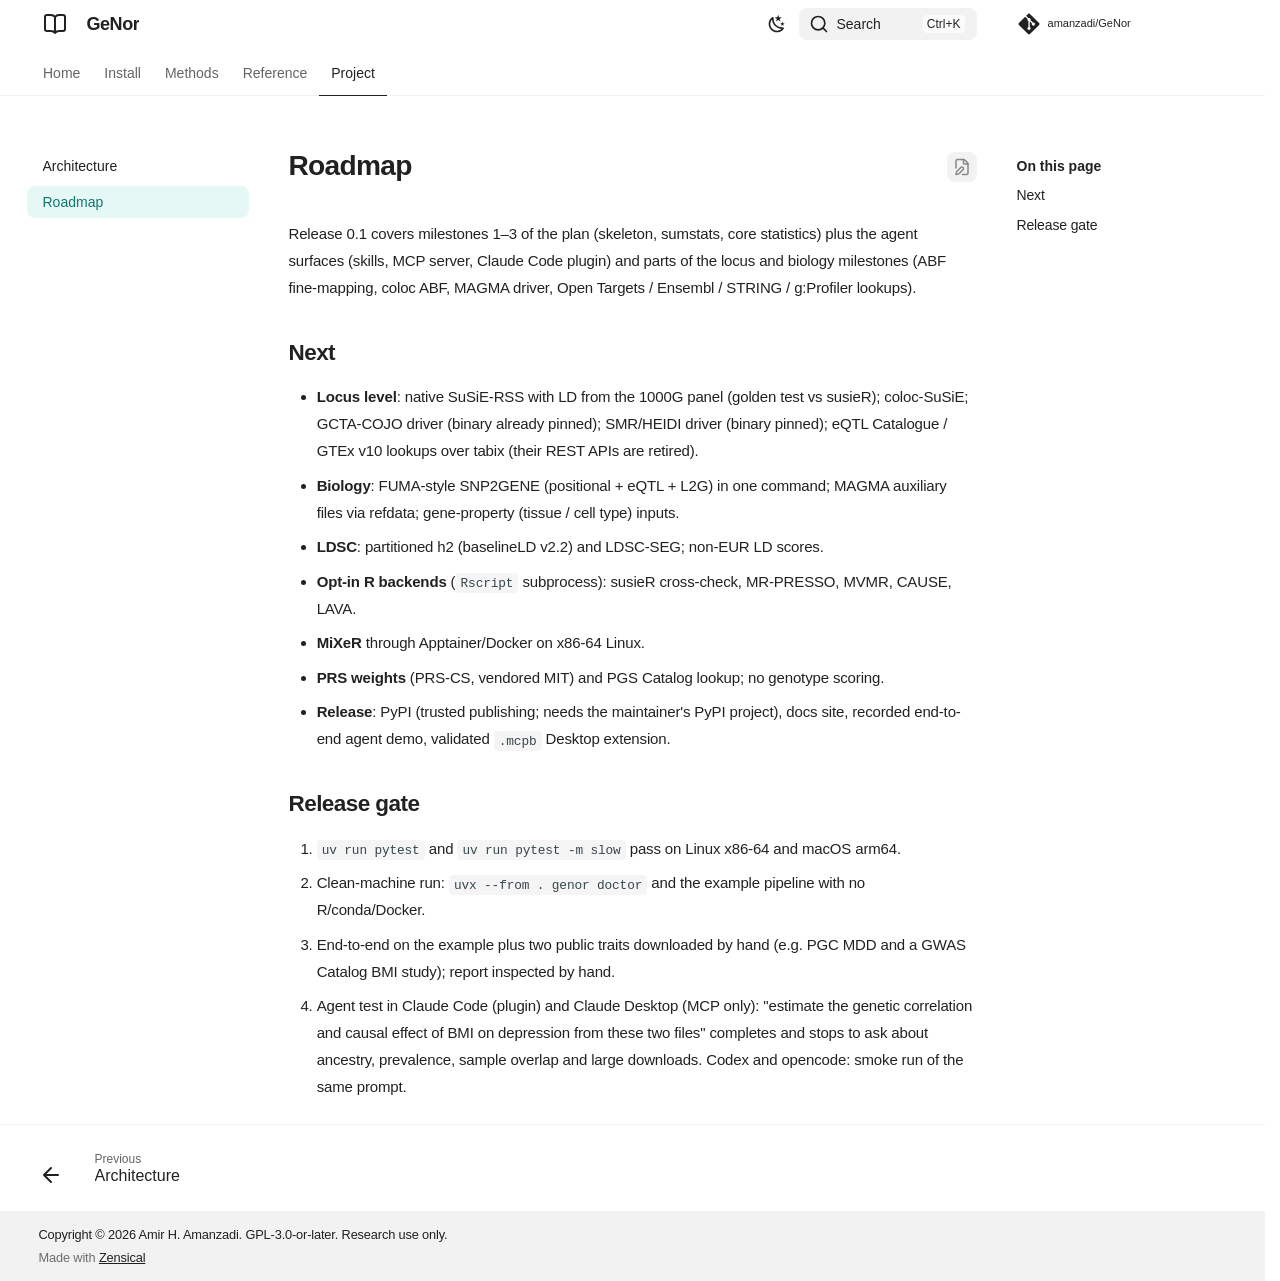
<file: roadmap/index.html>
<!doctype html>
<html lang="en" class="no-js">
  <head>
    
      <meta charset="utf-8">
      <meta name="viewport" content="width=device-width,initial-scale=1">
      
        <meta name="description" content="Post-GWAS analysis from summary statistics, built for AI agents.">
      
      
      
        <link rel="canonical" href="https://amanzadi.github.io/GeNor/roadmap/">
      
      
      
      
        <link rel="prev" href="../architecture/">
      
      
      
        
      
      
      <link rel="icon" href="../assets/images/favicon.png">
      <meta name="generator" content="zensical-0.1.3">
    
    
      
        <title>Roadmap - GeNor</title>
      
    
    
      
        
      
      <link rel="stylesheet" href="../assets/stylesheets/modern/main.e2cf241e.min.css">
      
        
          
        
        <link rel="stylesheet" href="../assets/stylesheets/modern/palette.b60ce83d.min.css">
      
      
      


    
    
      
    
    
      
    
    
      <link rel="stylesheet" href="../assets/site.css">
    
    <script>__md_scope=new URL("..",location),__md_scope.pathname.endsWith("/")||(__md_scope=new URL(__md_scope.pathname+"/",location)),__md_hash=e=>[...e].reduce(((e,t)=>(e<<5)-e+t.charCodeAt(0)),0),__md_get=(e,t=localStorage,_=__md_scope)=>JSON.parse(t.getItem(_.pathname+"."+e)),__md_set=(e,t,_=localStorage,a=__md_scope)=>{try{_.setItem(a.pathname+"."+e,JSON.stringify(t))}catch(e){}},document.documentElement.setAttribute("data-platform",navigator.platform)</script>
    
      

    
    
  </head>
  
  
    
    
      
    
    
    
    
    <body dir="ltr" data-md-color-scheme="default" data-md-color-primary="custom" data-md-color-accent="teal">
  
    
    <input class="md-toggle" data-md-toggle="drawer" type="checkbox" id="__drawer" autocomplete="off">
    <input class="md-toggle" data-md-toggle="search" type="checkbox" id="__search" autocomplete="off">
    <label class="md-overlay" for="__drawer" aria-hidden="true"></label>
    <div data-md-component="skip">
      <a href="#__skip" class="md-skip">
        Skip to content
      </a>
    </div>
    <div data-md-component="announce">
      
    </div>
    
    
      

<header class="md-header" data-md-component="header">
  <nav class="md-header__inner md-grid" aria-label="Header">
    <a href="./.." title="GeNor" class="md-header__button md-logo" aria-label="GeNor" data-md-component="logo">
      
  
  <svg xmlns="http://www.w3.org/2000/svg" fill="none" stroke="currentColor" stroke-linecap="round" stroke-linejoin="round" stroke-width="2" class="lucide lucide-book-open" viewBox="0 0 24 24"><path d="M12 5v16M20.001 19A2 2 0 0 0 22 17V5a2 2 0 0 0-1.999-2L16 3.002A5 5 0 0 0 12 5a5 5 0 0 0-4-2H4a2 2 0 0 0-2 2v12a2 2 0 0 0 1.999 2H8a5 5 0 0 1 4 2 5 5 0 0 1 4-2z"/></svg>

    </a>
    <label class="md-header__button md-icon" for="__drawer">
      
      <svg xmlns="http://www.w3.org/2000/svg" fill="none" stroke="currentColor" stroke-linecap="round" stroke-linejoin="round" stroke-width="2" class="lucide lucide-menu" viewBox="0 0 24 24"><path d="M4 5h16M4 12h16M4 19h16"/></svg>
      <span class="md-visually-hidden">Navigation</span>
    </label>
    <div class="md-header__title" data-md-component="header-title">
      <div class="md-header__ellipsis">
        <div class="md-header__topic">
          <span class="md-ellipsis">
            GeNor
          </span>
        </div>
        <div class="md-header__topic" data-md-component="header-topic">
          <span class="md-ellipsis">
            
              Roadmap
            
          </span>
        </div>
      </div>
    </div>
    
      
        <form class="md-header__option" data-md-component="palette">
  
    
    
    
    <input class="md-option" data-md-color-media="(prefers-color-scheme: light)" data-md-color-scheme="default" data-md-color-primary="custom" data-md-color-accent="teal"  aria-label="Dark mode"  type="radio" name="__palette" id="__palette_0">
    
      <label class="md-header__button md-icon" title="Dark mode" for="__palette_1" hidden>
        <svg xmlns="http://www.w3.org/2000/svg" viewBox="0 0 24 24"><path d="m17.75 4.09-2.53 1.94.91 3.06-2.63-1.81-2.63 1.81.91-3.06-2.53-1.94L12.44 4l1.06-3 1.06 3zm3.5 6.91-1.64 1.25.59 1.98-1.7-1.17-1.7 1.17.59-1.98L15.75 11l2.06-.05L18.5 9l.69 1.95zm-2.28 4.95c.83-.08 1.72 1.1 1.19 1.85-.32.45-.66.87-1.08 1.27C15.17 23 8.84 23 4.94 19.07c-3.91-3.9-3.91-10.24 0-14.14.4-.4.82-.76 1.27-1.08.75-.53 1.93.36 1.85 1.19-.27 2.86.69 5.83 2.89 8.02a9.96 9.96 0 0 0 8.02 2.89m-1.64 2.02a12.08 12.08 0 0 1-7.8-3.47c-2.17-2.19-3.33-5-3.49-7.82-2.81 3.14-2.7 7.96.31 10.98 3.02 3.01 7.84 3.12 10.98.31"/></svg>
      </label>
    
  
    
    
    
    <input class="md-option" data-md-color-media="(prefers-color-scheme: dark)" data-md-color-scheme="slate" data-md-color-primary="custom" data-md-color-accent="teal"  aria-label="Light mode"  type="radio" name="__palette" id="__palette_1">
    
      <label class="md-header__button md-icon" title="Light mode" for="__palette_0" hidden>
        <svg xmlns="http://www.w3.org/2000/svg" viewBox="0 0 24 24"><path d="M12 7a5 5 0 0 1 5 5 5 5 0 0 1-5 5 5 5 0 0 1-5-5 5 5 0 0 1 5-5m0 2a3 3 0 0 0-3 3 3 3 0 0 0 3 3 3 3 0 0 0 3-3 3 3 0 0 0-3-3m0-7 2.39 3.42C13.65 5.15 12.84 5 12 5s-1.65.15-2.39.42zM3.34 7l4.16-.35A7.2 7.2 0 0 0 5.94 8.5c-.44.74-.69 1.5-.83 2.29zm.02 10 1.76-3.77a7.131 7.131 0 0 0 2.38 4.14zM20.65 7l-1.77 3.79a7.02 7.02 0 0 0-2.38-4.15zm-.01 10-4.14.36c.59-.51 1.12-1.14 1.54-1.86.42-.73.69-1.5.83-2.29zM12 22l-2.41-3.44c.74.27 1.55.44 2.41.44.82 0 1.63-.17 2.37-.44z"/></svg>
      </label>
    
  
</form>
      
    
    
      <script>var palette=__md_get("__palette");if(palette&&palette.color){if("(prefers-color-scheme)"===palette.color.media){var media=matchMedia("(prefers-color-scheme: light)"),input=document.querySelector(media.matches?"[data-md-color-media='(prefers-color-scheme: light)']":"[data-md-color-media='(prefers-color-scheme: dark)']");palette.color.media=input.getAttribute("data-md-color-media"),palette.color.scheme=input.getAttribute("data-md-color-scheme"),palette.color.primary=input.getAttribute("data-md-color-primary"),palette.color.accent=input.getAttribute("data-md-color-accent")}for(var[key,value]of Object.entries(palette.color))document.body.setAttribute("data-md-color-"+key,value)}</script>
    
    
    
      
      
        <label class="md-header__button md-icon" for="__search">
          
          <svg xmlns="http://www.w3.org/2000/svg" fill="none" stroke="currentColor" stroke-linecap="round" stroke-linejoin="round" stroke-width="2" class="lucide lucide-search" viewBox="0 0 24 24"><path d="m21 21-4.34-4.34"/><circle cx="11" cy="11" r="8"/></svg>
          <span class="md-visually-hidden">Search</span>
        </label>
        <div class="md-search" data-md-component="search" role="dialog" aria-label="Search">
  <button type="button" class="md-search__button">
    Search
  </button>
</div>
      
    
    <div class="md-header__source">
      
        <a href="https://github.com/amanzadi/GeNor" title="Go to repository" class="md-source" data-md-component="source">
  <div class="md-source__icon md-icon">
    
    <svg xmlns="http://www.w3.org/2000/svg" viewBox="0 0 448 512"><!--! Font Awesome Free 7.3.1 by @fontawesome - https://fontawesome.com License - https://fontawesome.com/license/free (Icons: CC BY 4.0, Fonts: SIL OFL 1.1, Code: MIT License) Copyright 2026 Fonticons, Inc.--><path fill="currentColor" d="M439.6 236.1 244 40.5c-5.4-5.5-12.8-8.5-20.4-8.5s-15 3-20.4 8.4L162.5 81l51.5 51.5c27.1-9.1 52.7 16.8 43.4 43.7l49.7 49.7c34.2-11.8 61.2 31 35.5 56.7-26.5 26.5-70.2-2.9-56-37.3L240.3 199v121.9c25.3 12.5 22.3 41.8 9.1 55-6.4 6.4-15.2 10.1-24.3 10.1s-17.8-3.6-24.3-10.1c-17.6-17.6-11.1-46.9 11.2-56v-123c-20.8-8.5-24.6-30.7-18.6-45L142.6 101 8.5 235.1C3 240.6 0 247.9 0 255.5s3 15 8.5 20.4l195.6 195.7c5.4 5.4 12.7 8.4 20.4 8.4s15-3 20.4-8.4l194.7-194.7c5.4-5.4 8.4-12.8 8.4-20.4s-3-15-8.4-20.4"/></svg>
  </div>
  <div class="md-source__repository">
    amanzadi/GeNor
  </div>
</a>
      
    </div>
  </nav>
  
</header>
    
    <div class="md-container" data-md-component="container">
      
      
        
          
            
<nav class="md-tabs" aria-label="Tabs" data-md-component="tabs">
  <div class="md-grid">
    <ul class="md-tabs__list">
      
        
  
  
  
  
    <li class="md-tabs__item">
      <a href="./.." class="md-tabs__link">
        
  
  Home

      </a>
    </li>
  

      
        
  
  
  
  
    <li class="md-tabs__item">
      <a href="../install/" class="md-tabs__link">
        
  
  Install

      </a>
    </li>
  

      
        
  
  
  
  
    
      
    
    
    
      <li class="md-tabs__item">
        <a href="../methods/" class="md-tabs__link">
          
  
  Methods

        </a>
      </li>
    
  

      
        
  
  
  
  
    
      
    
    
    
      <li class="md-tabs__item">
        <a href="../cli/" class="md-tabs__link">
          
  
  Reference

        </a>
      </li>
    
  

      
        
  
  
  
    
  
  
    
      
    
    
    
      <li class="md-tabs__item md-tabs__item--active">
        <a href="../architecture/" class="md-tabs__link">
          
  
  Project

        </a>
      </li>
    
  

      
    </ul>
  </div>
</nav>
          
        
      
      <main class="md-main" data-md-component="main">
        <div class="md-main__inner md-grid">
          
            
              
              <div class="md-sidebar md-sidebar--primary" data-md-component="sidebar" data-md-type="navigation" >
                <div class="md-sidebar__scrollwrap">
                  <div class="md-sidebar__inner">
                    


  


<nav class="md-nav md-nav--primary md-nav--lifted" aria-label="Navigation" data-md-level="0">
  <label class="md-nav__title" for="__drawer">
    <a href="./.." title="GeNor" class="md-nav__button md-logo" aria-label="GeNor" data-md-component="logo">
      
  
  <svg xmlns="http://www.w3.org/2000/svg" fill="none" stroke="currentColor" stroke-linecap="round" stroke-linejoin="round" stroke-width="2" class="lucide lucide-book-open" viewBox="0 0 24 24"><path d="M12 5v16M20.001 19A2 2 0 0 0 22 17V5a2 2 0 0 0-1.999-2L16 3.002A5 5 0 0 0 12 5a5 5 0 0 0-4-2H4a2 2 0 0 0-2 2v12a2 2 0 0 0 1.999 2H8a5 5 0 0 1 4 2 5 5 0 0 1 4-2z"/></svg>

    </a>
    GeNor
  </label>
  
    <div class="md-nav__source">
      <a href="https://github.com/amanzadi/GeNor" title="Go to repository" class="md-source" data-md-component="source">
  <div class="md-source__icon md-icon">
    
    <svg xmlns="http://www.w3.org/2000/svg" viewBox="0 0 448 512"><!--! Font Awesome Free 7.3.1 by @fontawesome - https://fontawesome.com License - https://fontawesome.com/license/free (Icons: CC BY 4.0, Fonts: SIL OFL 1.1, Code: MIT License) Copyright 2026 Fonticons, Inc.--><path fill="currentColor" d="M439.6 236.1 244 40.5c-5.4-5.5-12.8-8.5-20.4-8.5s-15 3-20.4 8.4L162.5 81l51.5 51.5c27.1-9.1 52.7 16.8 43.4 43.7l49.7 49.7c34.2-11.8 61.2 31 35.5 56.7-26.5 26.5-70.2-2.9-56-37.3L240.3 199v121.9c25.3 12.5 22.3 41.8 9.1 55-6.4 6.4-15.2 10.1-24.3 10.1s-17.8-3.6-24.3-10.1c-17.6-17.6-11.1-46.9 11.2-56v-123c-20.8-8.5-24.6-30.7-18.6-45L142.6 101 8.5 235.1C3 240.6 0 247.9 0 255.5s3 15 8.5 20.4l195.6 195.7c5.4 5.4 12.7 8.4 20.4 8.4s15-3 20.4-8.4l194.7-194.7c5.4-5.4 8.4-12.8 8.4-20.4s-3-15-8.4-20.4"/></svg>
  </div>
  <div class="md-source__repository">
    amanzadi/GeNor
  </div>
</a>
    </div>
  
  <ul class="md-nav__list" data-md-scrollfix>
    
      
      
  
  
  
  
    <li class="md-nav__item">
      <a href="./.." class="md-nav__link">
        
  
  
  <span class="md-ellipsis">
    
  
  Home

    
  </span>
  
  

      </a>
    </li>
  

    
      
      
  
  
  
  
    <li class="md-nav__item">
      <a href="../install/" class="md-nav__link">
        
  
  
  <span class="md-ellipsis">
    
  
  Install

    
  </span>
  
  

      </a>
    </li>
  

    
      
      
  
  
  
  
    
    
    
    
      
      
    
    
    <li class="md-nav__item md-nav__item--nested">
      
        
        
        <input class="md-nav__toggle md-toggle " type="checkbox" id="__nav_3" >
        
          
          <label class="md-nav__link" for="__nav_3" id="__nav_3_label" tabindex="0">
            
  
  
  <span class="md-ellipsis">
    
  
  Methods

    
  </span>
  
  

            <span class="md-nav__icon md-icon"></span>
          </label>
        
        
          <nav class="md-nav" data-md-level="1" aria-labelledby="__nav_3_label" aria-expanded="false">
            <label class="md-nav__title" for="__nav_3">
              <span class="md-nav__icon md-icon"></span>
              
  
  Methods

            </label>
            <ul class="md-nav__list" data-md-scrollfix>
              
                
                  
  
  
  
  
    <li class="md-nav__item">
      <a href="../methods/" class="md-nav__link">
        
  
  
  <span class="md-ellipsis">
    
  
  Methods and defaults

    
  </span>
  
  

      </a>
    </li>
  

                
              
                
                  
  
  
  
  
    <li class="md-nav__item">
      <a href="../validation/" class="md-nav__link">
        
  
  
  <span class="md-ellipsis">
    
  
  Validation

    
  </span>
  
  

      </a>
    </li>
  

                
              
                
                  
  
  
  
  
    <li class="md-nav__item">
      <a href="../reference-data/" class="md-nav__link">
        
  
  
  <span class="md-ellipsis">
    
  
  Reference data and tools

    
  </span>
  
  

      </a>
    </li>
  

                
              
                
                  
  
  
  
  
    <li class="md-nav__item">
      <a href="../data-sources/" class="md-nav__link">
        
  
  
  <span class="md-ellipsis">
    
  
  Where to find GWAS

    
  </span>
  
  

      </a>
    </li>
  

                
              
            </ul>
          </nav>
        
      
    </li>
  

    
      
      
  
  
  
  
    
    
    
    
      
      
    
    
    <li class="md-nav__item md-nav__item--nested">
      
        
        
        <input class="md-nav__toggle md-toggle " type="checkbox" id="__nav_4" >
        
          
          <label class="md-nav__link" for="__nav_4" id="__nav_4_label" tabindex="0">
            
  
  
  <span class="md-ellipsis">
    
  
  Reference

    
  </span>
  
  

            <span class="md-nav__icon md-icon"></span>
          </label>
        
        
          <nav class="md-nav" data-md-level="1" aria-labelledby="__nav_4_label" aria-expanded="false">
            <label class="md-nav__title" for="__nav_4">
              <span class="md-nav__icon md-icon"></span>
              
  
  Reference

            </label>
            <ul class="md-nav__list" data-md-scrollfix>
              
                
                  
  
  
  
  
    <li class="md-nav__item">
      <a href="../cli/" class="md-nav__link">
        
  
  
  <span class="md-ellipsis">
    
  
  CLI

    
  </span>
  
  

      </a>
    </li>
  

                
              
                
                  
  
  
  
  
    <li class="md-nav__item">
      <a href="../mcp/" class="md-nav__link">
        
  
  
  <span class="md-ellipsis">
    
  
  MCP tools

    
  </span>
  
  

      </a>
    </li>
  

                
              
            </ul>
          </nav>
        
      
    </li>
  

    
      
      
  
  
    
  
  
  
    
    
    
    
      
        
        
      
      
    
    
    <li class="md-nav__item md-nav__item--active md-nav__item--section md-nav__item--nested">
      
        
        
        <input class="md-nav__toggle md-toggle " type="checkbox" id="__nav_5" checked>
        
          
          <label class="md-nav__link" for="__nav_5" id="__nav_5_label" tabindex="">
            
  
  
  <span class="md-ellipsis">
    
  
  Project

    
  </span>
  
  

            <span class="md-nav__icon md-icon"></span>
          </label>
        
        
          <nav class="md-nav" data-md-level="1" aria-labelledby="__nav_5_label" aria-expanded="true">
            <label class="md-nav__title" for="__nav_5">
              <span class="md-nav__icon md-icon"></span>
              
  
  Project

            </label>
            <ul class="md-nav__list" data-md-scrollfix>
              
                
                  
  
  
  
  
    <li class="md-nav__item">
      <a href="../architecture/" class="md-nav__link">
        
  
  
  <span class="md-ellipsis">
    
  
  Architecture

    
  </span>
  
  

      </a>
    </li>
  

                
              
                
                  
  
  
    
  
  
  
    <li class="md-nav__item md-nav__item--active">
      
      
      
      
        
      
      
        <label class="md-nav__link md-nav__link--active" for="__toc">
          
  
  
  <span class="md-ellipsis">
    
  
  Roadmap

    
  </span>
  
  

          <span class="md-nav__icon md-icon"></span>
        </label>
      
      <a href="././" class="md-nav__link md-nav__link--active">
        
  
  
  <span class="md-ellipsis">
    
  
  Roadmap

    
  </span>
  
  

      </a>
      
        


<nav class="md-nav md-nav--secondary" aria-label="On this page">
  
  
  
    
  
  
    <label class="md-nav__title" for="__toc">
      <span class="md-nav__icon md-icon"></span>
      On this page
    </label>
    <ul class="md-nav__list" data-md-component="toc" data-md-scrollfix>
      
        <li class="md-nav__item">
  <a href="#next" class="md-nav__link">
    <span class="md-ellipsis">
      <span class="md-typeset">
        Next
      </span>
    </span>
  </a>
  
</li>
      
        <li class="md-nav__item">
  <a href="#release-gate" class="md-nav__link">
    <span class="md-ellipsis">
      <span class="md-typeset">
        Release gate
      </span>
    </span>
  </a>
  
</li>
      
    </ul>
  
</nav>
      
    </li>
  

                
              
            </ul>
          </nav>
        
      
    </li>
  

    
  </ul>
</nav>
                  </div>
                </div>
              </div>
            
            
              
              <div class="md-sidebar md-sidebar--secondary" data-md-component="sidebar" data-md-type="toc" >
                <div class="md-sidebar__scrollwrap">
                  
                    
                    
                    
                      
                    
                    
                      <input class="md-nav__toggle md-toggle" type="checkbox" id="__toc">
                      <div class="md-sidebar-button__wrapper">
                        <label class="md-sidebar-button" for="__toc"></label>
                      </div>
                    
                  
                  <div class="md-sidebar__inner">
                    


<nav class="md-nav md-nav--secondary" aria-label="On this page">
  
  
  
    
  
  
    <label class="md-nav__title" for="__toc">
      <span class="md-nav__icon md-icon"></span>
      On this page
    </label>
    <ul class="md-nav__list" data-md-component="toc" data-md-scrollfix>
      
        <li class="md-nav__item">
  <a href="#next" class="md-nav__link">
    <span class="md-ellipsis">
      <span class="md-typeset">
        Next
      </span>
    </span>
  </a>
  
</li>
      
        <li class="md-nav__item">
  <a href="#release-gate" class="md-nav__link">
    <span class="md-ellipsis">
      <span class="md-typeset">
        Release gate
      </span>
    </span>
  </a>
  
</li>
      
    </ul>
  
</nav>
                  </div>
                </div>
              </div>
            
          
          
            <div class="md-content" data-md-component="content">
              
              <article class="md-content__inner md-typeset">
                <a id="__skip" tabindex="-1"></a>
                
                  

  
    <a href="https://github.com/amanzadi/GeNor/edit/main/docs/roadmap.md" title="Edit this page" class="md-content__button md-icon" rel="edit">
      
      <svg xmlns="http://www.w3.org/2000/svg" fill="none" stroke="currentColor" stroke-linecap="round" stroke-linejoin="round" stroke-width="2" class="lucide lucide-file-pen" viewBox="0 0 24 24"><path d="M12.659 22H18a2 2 0 0 0 2-2V8a2.4 2.4 0 0 0-.706-1.706l-3.588-3.588A2.4 2.4 0 0 0 14 2H6a2 2 0 0 0-2 2v9.34"/><path d="M14 2v5a1 1 0 0 0 1 1h5M10.378 12.622a1 1 0 0 1 3 3.003L8.36 20.637a2 2 0 0 1-.854.506l-2.867.837a.5.5 0 0 1-.62-.62l.836-2.869a2 2 0 0 1 .506-.853z"/></svg>
    </a>
  
  


<h1 id="roadmap">Roadmap<a class="headerlink" href="#roadmap" title="Permanent link">&para;</a></h1>
<p>Release 0.1 covers milestones 1–3 of the plan (skeleton, sumstats, core statistics) plus the
agent surfaces (skills, MCP server, Claude Code plugin) and parts of the locus and biology
milestones (ABF fine-mapping, coloc ABF, MAGMA driver, Open Targets / Ensembl / STRING /
g:Profiler lookups).</p>
<h2 id="next">Next<a class="headerlink" href="#next" title="Permanent link">&para;</a></h2>
<ul>
<li><strong>Locus level</strong>: native SuSiE-RSS with LD from the 1000G panel (golden test vs susieR);
  coloc-SuSiE; GCTA-COJO driver (binary already pinned); SMR/HEIDI driver (binary pinned);
  eQTL Catalogue / GTEx v10 lookups over tabix (their REST APIs are retired).</li>
<li><strong>Biology</strong>: FUMA-style SNP2GENE (positional + eQTL + L2G) in one command; MAGMA auxiliary
  files via refdata; gene-property (tissue / cell type) inputs.</li>
<li><strong>LDSC</strong>: partitioned h2 (baselineLD v2.2) and LDSC-SEG; non-EUR LD scores.</li>
<li><strong>Opt-in R backends</strong> (<code>Rscript</code> subprocess): susieR cross-check, MR-PRESSO, MVMR, CAUSE, LAVA.</li>
<li><strong>MiXeR</strong> through Apptainer/Docker on x86-64 Linux.</li>
<li><strong>PRS weights</strong> (PRS-CS, vendored MIT) and PGS Catalog lookup; no genotype scoring.</li>
<li><strong>Release</strong>: PyPI (trusted publishing; needs the maintainer's PyPI project), docs site,
  recorded end-to-end agent demo, validated <code>.mcpb</code> Desktop extension.</li>
</ul>
<h2 id="release-gate">Release gate<a class="headerlink" href="#release-gate" title="Permanent link">&para;</a></h2>
<ol>
<li><code>uv run pytest</code> and <code>uv run pytest -m slow</code> pass on Linux x86-64 and macOS arm64.</li>
<li>Clean-machine run: <code>uvx --from . genor doctor</code> and the example pipeline with no R/conda/Docker.</li>
<li>End-to-end on the example plus two public traits downloaded by hand (e.g. PGC MDD and a GWAS
   Catalog BMI study); report inspected by hand.</li>
<li>Agent test in Claude Code (plugin) and Claude Desktop (MCP only): "estimate the genetic
   correlation and causal effect of BMI on depression from these two files" completes and stops
   to ask about ancestry, prevalence, sample overlap and large downloads. Codex and opencode:
   smoke run of the same prompt.</li>
</ol>














                
              </article>
            </div>
          
          
<script>var target=document.getElementById(location.hash.slice(1));target&&target.name&&(target.checked=target.name.startsWith("__tabbed_"))</script>
        </div>
        
          <button type="button" class="md-top md-icon" data-md-component="top" hidden>
  
  <svg xmlns="http://www.w3.org/2000/svg" fill="none" stroke="currentColor" stroke-linecap="round" stroke-linejoin="round" stroke-width="2" class="lucide lucide-circle-arrow-up" viewBox="0 0 24 24"><circle cx="12" cy="12" r="10"/><path d="m16 12-4-4-4 4M12 16V8"/></svg>
  Back to top
</button>
        
      </main>
      
        <footer class="md-footer">
  
    
      
      <nav class="md-footer__inner md-grid" aria-label="Footer" >
        
          
          <a href="../architecture/" class="md-footer__link md-footer__link--prev" aria-label="Previous: Architecture">
            <div class="md-footer__button md-icon">
              
              <svg xmlns="http://www.w3.org/2000/svg" fill="none" stroke="currentColor" stroke-linecap="round" stroke-linejoin="round" stroke-width="2" class="lucide lucide-arrow-left" viewBox="0 0 24 24"><path d="m12 19-7-7 7-7M19 12H5"/></svg>
            </div>
            <div class="md-footer__title">
              <span class="md-footer__direction">
                Previous
              </span>
              <div class="md-ellipsis">
                Architecture
              </div>
            </div>
          </a>
        
        
      </nav>
    
  
  <div class="md-footer-meta md-typeset">
    <div class="md-footer-meta__inner md-grid">
      <div class="md-copyright">
  
    <div class="md-copyright__highlight">
      Copyright &copy; 2026 Amir H. Amanzadi. GPL-3.0-or-later. Research use only.
    </div>
  
  
    Made with
    <a href="https://zensical.org/" target="_blank" rel="noopener">
      Zensical
    </a>
  
</div>
      
    </div>
  </div>
</footer>
      
    </div>
    <div class="md-dialog" data-md-component="dialog" role="status" aria-atomic="true">
      <div class="md-dialog__inner md-typeset"></div>
    </div>
    
    
    
      
      
      
      
        
        
      <script id="__config" type="application/json">{"annotate":null,"base":"..","features":["navigation.tabs","navigation.top","navigation.footer","content.code.copy","content.action.edit","search.highlight","toc.follow"],"redirect":null,"search":"../assets/javascripts/workers/search.719e0d91.min.js","tags":null,"translations":{"clipboard.copied":"Copied to clipboard","clipboard.copy":"Copy to clipboard","clipboard.error":"Could not copy to clipboard","search.result.more.one":"1 more on this page","search.result.more.other":"# more on this page","search.result.none":"No matching documents","search.result.one":"1 matching document","search.result.other":"# matching documents","search.result.placeholder":"Type to start searching","search.result.term.missing":"Missing","select.version":"Select version"},"version":null}</script>
    
    
      <script src="../assets/javascripts/bundle.9e76c64c.min.js"></script>
      
      
    
  </body>
</html>
</file>
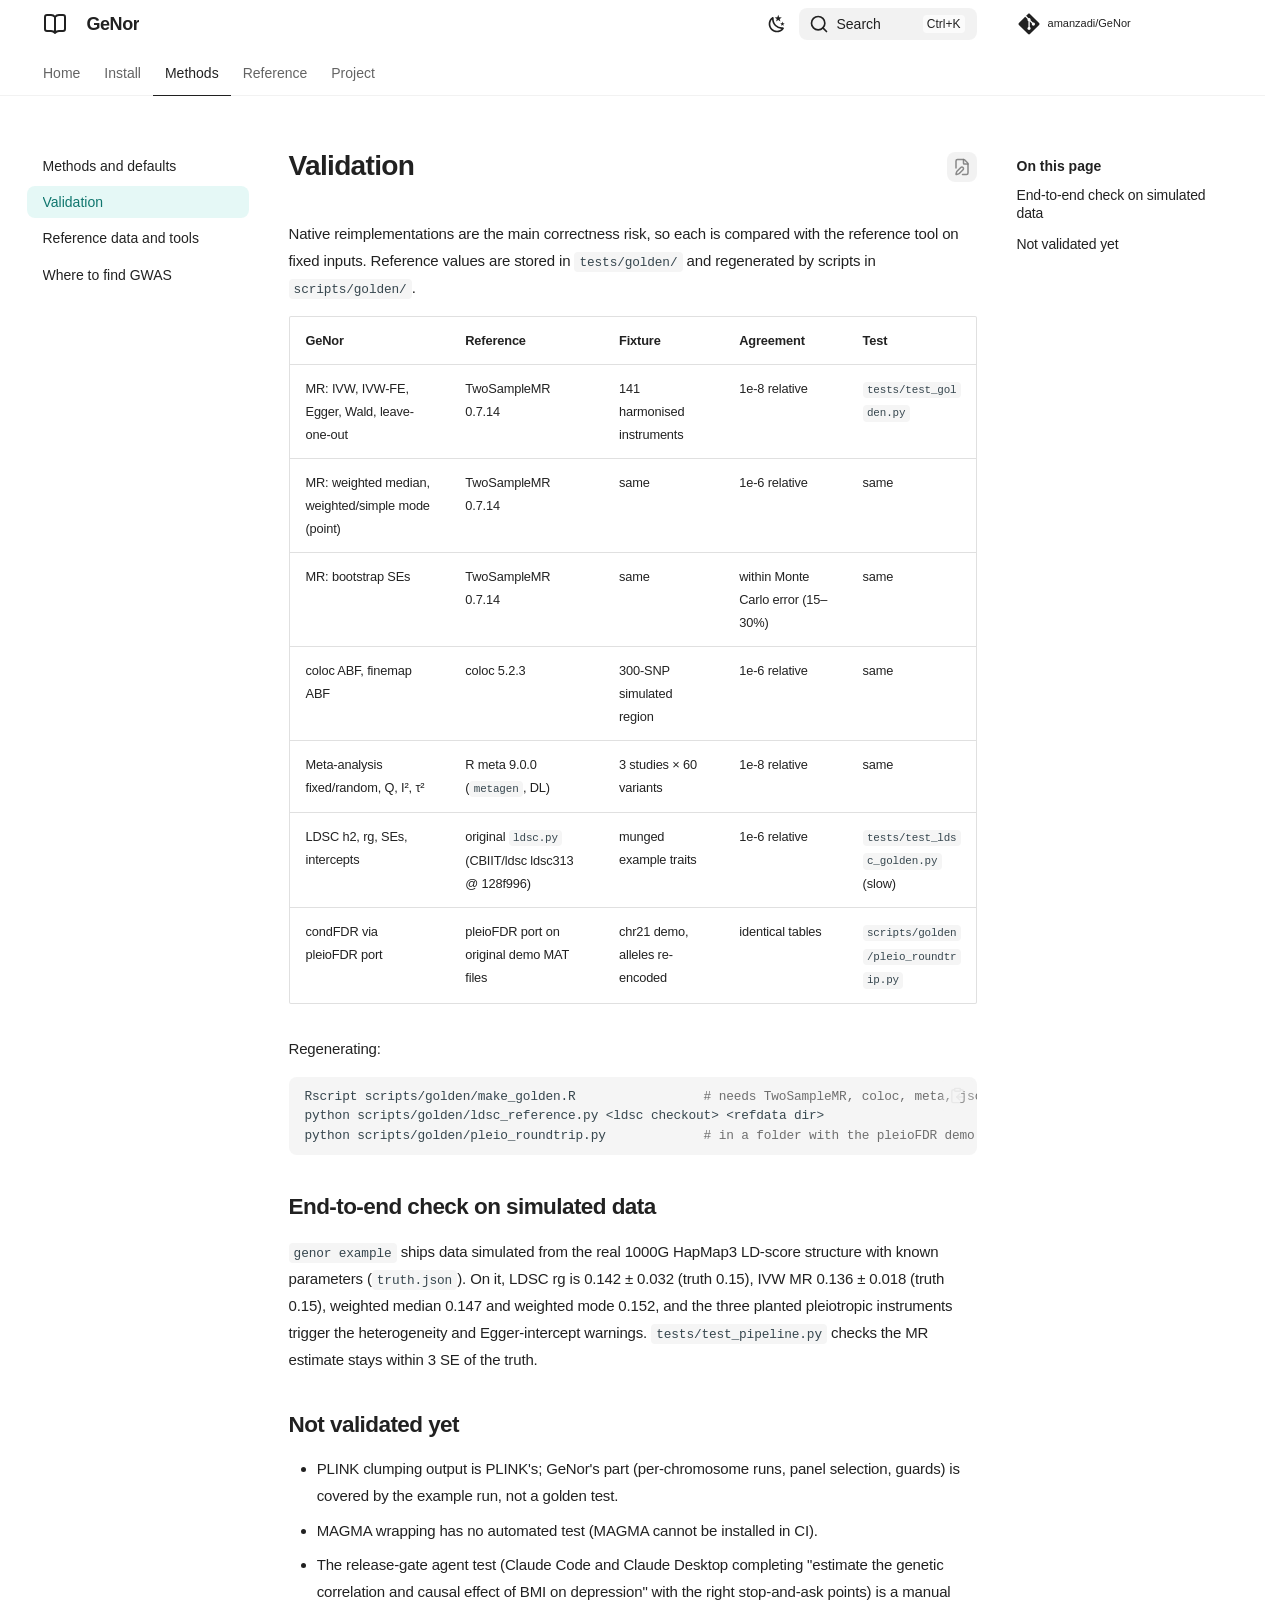
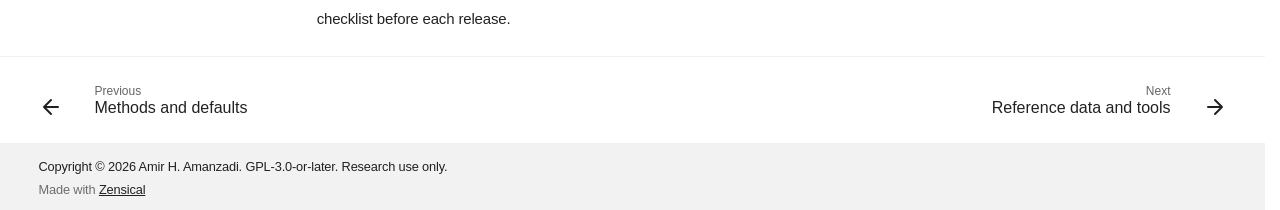
<file: validation/index.html>
<!doctype html>
<html lang="en" class="no-js">
  <head>
    
      <meta charset="utf-8">
      <meta name="viewport" content="width=device-width,initial-scale=1">
      
        <meta name="description" content="Post-GWAS analysis from summary statistics, built for AI agents.">
      
      
      
        <link rel="canonical" href="https://amanzadi.github.io/GeNor/validation/">
      
      
      
      
        <link rel="prev" href="../methods/">
      
      
        <link rel="next" href="../reference-data/">
      
      
        
      
      
      <link rel="icon" href="../assets/images/favicon.png">
      <meta name="generator" content="zensical-0.1.3">
    
    
      
        <title>Validation - GeNor</title>
      
    
    
      
        
      
      <link rel="stylesheet" href="../assets/stylesheets/modern/main.e2cf241e.min.css">
      
        
          
        
        <link rel="stylesheet" href="../assets/stylesheets/modern/palette.b60ce83d.min.css">
      
      
      


    
    
      
    
    
      
    
    
      <link rel="stylesheet" href="../assets/site.css">
    
    <script>__md_scope=new URL("..",location),__md_scope.pathname.endsWith("/")||(__md_scope=new URL(__md_scope.pathname+"/",location)),__md_hash=e=>[...e].reduce(((e,t)=>(e<<5)-e+t.charCodeAt(0)),0),__md_get=(e,t=localStorage,_=__md_scope)=>JSON.parse(t.getItem(_.pathname+"."+e)),__md_set=(e,t,_=localStorage,a=__md_scope)=>{try{_.setItem(a.pathname+"."+e,JSON.stringify(t))}catch(e){}},document.documentElement.setAttribute("data-platform",navigator.platform)</script>
    
      

    
    
  </head>
  
  
    
    
      
    
    
    
    
    <body dir="ltr" data-md-color-scheme="default" data-md-color-primary="custom" data-md-color-accent="teal">
  
    
    <input class="md-toggle" data-md-toggle="drawer" type="checkbox" id="__drawer" autocomplete="off">
    <input class="md-toggle" data-md-toggle="search" type="checkbox" id="__search" autocomplete="off">
    <label class="md-overlay" for="__drawer" aria-hidden="true"></label>
    <div data-md-component="skip">
      <a href="#__skip" class="md-skip">
        Skip to content
      </a>
    </div>
    <div data-md-component="announce">
      
    </div>
    
    
      

<header class="md-header" data-md-component="header">
  <nav class="md-header__inner md-grid" aria-label="Header">
    <a href="./.." title="GeNor" class="md-header__button md-logo" aria-label="GeNor" data-md-component="logo">
      
  
  <svg xmlns="http://www.w3.org/2000/svg" fill="none" stroke="currentColor" stroke-linecap="round" stroke-linejoin="round" stroke-width="2" class="lucide lucide-book-open" viewBox="0 0 24 24"><path d="M12 5v16M20.001 19A2 2 0 0 0 22 17V5a2 2 0 0 0-1.999-2L16 3.002A5 5 0 0 0 12 5a5 5 0 0 0-4-2H4a2 2 0 0 0-2 2v12a2 2 0 0 0 1.999 2H8a5 5 0 0 1 4 2 5 5 0 0 1 4-2z"/></svg>

    </a>
    <label class="md-header__button md-icon" for="__drawer">
      
      <svg xmlns="http://www.w3.org/2000/svg" fill="none" stroke="currentColor" stroke-linecap="round" stroke-linejoin="round" stroke-width="2" class="lucide lucide-menu" viewBox="0 0 24 24"><path d="M4 5h16M4 12h16M4 19h16"/></svg>
      <span class="md-visually-hidden">Navigation</span>
    </label>
    <div class="md-header__title" data-md-component="header-title">
      <div class="md-header__ellipsis">
        <div class="md-header__topic">
          <span class="md-ellipsis">
            GeNor
          </span>
        </div>
        <div class="md-header__topic" data-md-component="header-topic">
          <span class="md-ellipsis">
            
              Validation
            
          </span>
        </div>
      </div>
    </div>
    
      
        <form class="md-header__option" data-md-component="palette">
  
    
    
    
    <input class="md-option" data-md-color-media="(prefers-color-scheme: light)" data-md-color-scheme="default" data-md-color-primary="custom" data-md-color-accent="teal"  aria-label="Dark mode"  type="radio" name="__palette" id="__palette_0">
    
      <label class="md-header__button md-icon" title="Dark mode" for="__palette_1" hidden>
        <svg xmlns="http://www.w3.org/2000/svg" viewBox="0 0 24 24"><path d="m17.75 4.09-2.53 1.94.91 3.06-2.63-1.81-2.63 1.81.91-3.06-2.53-1.94L12.44 4l1.06-3 1.06 3zm3.5 6.91-1.64 1.25.59 1.98-1.7-1.17-1.7 1.17.59-1.98L15.75 11l2.06-.05L18.5 9l.69 1.95zm-2.28 4.95c.83-.08 1.72 1.1 1.19 1.85-.32.45-.66.87-1.08 1.27C15.17 23 8.84 23 4.94 19.07c-3.91-3.9-3.91-10.24 0-14.14.4-.4.82-.76 1.27-1.08.75-.53 1.93.36 1.85 1.19-.27 2.86.69 5.83 2.89 8.02a9.96 9.96 0 0 0 8.02 2.89m-1.64 2.02a12.08 12.08 0 0 1-7.8-3.47c-2.17-2.19-3.33-5-3.49-7.82-2.81 3.14-2.7 7.96.31 10.98 3.02 3.01 7.84 3.12 10.98.31"/></svg>
      </label>
    
  
    
    
    
    <input class="md-option" data-md-color-media="(prefers-color-scheme: dark)" data-md-color-scheme="slate" data-md-color-primary="custom" data-md-color-accent="teal"  aria-label="Light mode"  type="radio" name="__palette" id="__palette_1">
    
      <label class="md-header__button md-icon" title="Light mode" for="__palette_0" hidden>
        <svg xmlns="http://www.w3.org/2000/svg" viewBox="0 0 24 24"><path d="M12 7a5 5 0 0 1 5 5 5 5 0 0 1-5 5 5 5 0 0 1-5-5 5 5 0 0 1 5-5m0 2a3 3 0 0 0-3 3 3 3 0 0 0 3 3 3 3 0 0 0 3-3 3 3 0 0 0-3-3m0-7 2.39 3.42C13.65 5.15 12.84 5 12 5s-1.65.15-2.39.42zM3.34 7l4.16-.35A7.2 7.2 0 0 0 5.94 8.5c-.44.74-.69 1.5-.83 2.29zm.02 10 1.76-3.77a7.131 7.131 0 0 0 2.38 4.14zM20.65 7l-1.77 3.79a7.02 7.02 0 0 0-2.38-4.15zm-.01 10-4.14.36c.59-.51 1.12-1.14 1.54-1.86.42-.73.69-1.5.83-2.29zM12 22l-2.41-3.44c.74.27 1.55.44 2.41.44.82 0 1.63-.17 2.37-.44z"/></svg>
      </label>
    
  
</form>
      
    
    
      <script>var palette=__md_get("__palette");if(palette&&palette.color){if("(prefers-color-scheme)"===palette.color.media){var media=matchMedia("(prefers-color-scheme: light)"),input=document.querySelector(media.matches?"[data-md-color-media='(prefers-color-scheme: light)']":"[data-md-color-media='(prefers-color-scheme: dark)']");palette.color.media=input.getAttribute("data-md-color-media"),palette.color.scheme=input.getAttribute("data-md-color-scheme"),palette.color.primary=input.getAttribute("data-md-color-primary"),palette.color.accent=input.getAttribute("data-md-color-accent")}for(var[key,value]of Object.entries(palette.color))document.body.setAttribute("data-md-color-"+key,value)}</script>
    
    
    
      
      
        <label class="md-header__button md-icon" for="__search">
          
          <svg xmlns="http://www.w3.org/2000/svg" fill="none" stroke="currentColor" stroke-linecap="round" stroke-linejoin="round" stroke-width="2" class="lucide lucide-search" viewBox="0 0 24 24"><path d="m21 21-4.34-4.34"/><circle cx="11" cy="11" r="8"/></svg>
          <span class="md-visually-hidden">Search</span>
        </label>
        <div class="md-search" data-md-component="search" role="dialog" aria-label="Search">
  <button type="button" class="md-search__button">
    Search
  </button>
</div>
      
    
    <div class="md-header__source">
      
        <a href="https://github.com/amanzadi/GeNor" title="Go to repository" class="md-source" data-md-component="source">
  <div class="md-source__icon md-icon">
    
    <svg xmlns="http://www.w3.org/2000/svg" viewBox="0 0 448 512"><!--! Font Awesome Free 7.3.1 by @fontawesome - https://fontawesome.com License - https://fontawesome.com/license/free (Icons: CC BY 4.0, Fonts: SIL OFL 1.1, Code: MIT License) Copyright 2026 Fonticons, Inc.--><path fill="currentColor" d="M439.6 236.1 244 40.5c-5.4-5.5-12.8-8.5-20.4-8.5s-15 3-20.4 8.4L162.5 81l51.5 51.5c27.1-9.1 52.7 16.8 43.4 43.7l49.7 49.7c34.2-11.8 61.2 31 35.5 56.7-26.5 26.5-70.2-2.9-56-37.3L240.3 199v121.9c25.3 12.5 22.3 41.8 9.1 55-6.4 6.4-15.2 10.1-24.3 10.1s-17.8-3.6-24.3-10.1c-17.6-17.6-11.1-46.9 11.2-56v-123c-20.8-8.5-24.6-30.7-18.6-45L142.6 101 8.5 235.1C3 240.6 0 247.9 0 255.5s3 15 8.5 20.4l195.6 195.7c5.4 5.4 12.7 8.4 20.4 8.4s15-3 20.4-8.4l194.7-194.7c5.4-5.4 8.4-12.8 8.4-20.4s-3-15-8.4-20.4"/></svg>
  </div>
  <div class="md-source__repository">
    amanzadi/GeNor
  </div>
</a>
      
    </div>
  </nav>
  
</header>
    
    <div class="md-container" data-md-component="container">
      
      
        
          
            
<nav class="md-tabs" aria-label="Tabs" data-md-component="tabs">
  <div class="md-grid">
    <ul class="md-tabs__list">
      
        
  
  
  
  
    <li class="md-tabs__item">
      <a href="./.." class="md-tabs__link">
        
  
  Home

      </a>
    </li>
  

      
        
  
  
  
  
    <li class="md-tabs__item">
      <a href="../install/" class="md-tabs__link">
        
  
  Install

      </a>
    </li>
  

      
        
  
  
  
    
  
  
    
      
    
    
    
      <li class="md-tabs__item md-tabs__item--active">
        <a href="../methods/" class="md-tabs__link">
          
  
  Methods

        </a>
      </li>
    
  

      
        
  
  
  
  
    
      
    
    
    
      <li class="md-tabs__item">
        <a href="../cli/" class="md-tabs__link">
          
  
  Reference

        </a>
      </li>
    
  

      
        
  
  
  
  
    
      
    
    
    
      <li class="md-tabs__item">
        <a href="../architecture/" class="md-tabs__link">
          
  
  Project

        </a>
      </li>
    
  

      
    </ul>
  </div>
</nav>
          
        
      
      <main class="md-main" data-md-component="main">
        <div class="md-main__inner md-grid">
          
            
              
              <div class="md-sidebar md-sidebar--primary" data-md-component="sidebar" data-md-type="navigation" >
                <div class="md-sidebar__scrollwrap">
                  <div class="md-sidebar__inner">
                    


  


<nav class="md-nav md-nav--primary md-nav--lifted" aria-label="Navigation" data-md-level="0">
  <label class="md-nav__title" for="__drawer">
    <a href="./.." title="GeNor" class="md-nav__button md-logo" aria-label="GeNor" data-md-component="logo">
      
  
  <svg xmlns="http://www.w3.org/2000/svg" fill="none" stroke="currentColor" stroke-linecap="round" stroke-linejoin="round" stroke-width="2" class="lucide lucide-book-open" viewBox="0 0 24 24"><path d="M12 5v16M20.001 19A2 2 0 0 0 22 17V5a2 2 0 0 0-1.999-2L16 3.002A5 5 0 0 0 12 5a5 5 0 0 0-4-2H4a2 2 0 0 0-2 2v12a2 2 0 0 0 1.999 2H8a5 5 0 0 1 4 2 5 5 0 0 1 4-2z"/></svg>

    </a>
    GeNor
  </label>
  
    <div class="md-nav__source">
      <a href="https://github.com/amanzadi/GeNor" title="Go to repository" class="md-source" data-md-component="source">
  <div class="md-source__icon md-icon">
    
    <svg xmlns="http://www.w3.org/2000/svg" viewBox="0 0 448 512"><!--! Font Awesome Free 7.3.1 by @fontawesome - https://fontawesome.com License - https://fontawesome.com/license/free (Icons: CC BY 4.0, Fonts: SIL OFL 1.1, Code: MIT License) Copyright 2026 Fonticons, Inc.--><path fill="currentColor" d="M439.6 236.1 244 40.5c-5.4-5.5-12.8-8.5-20.4-8.5s-15 3-20.4 8.4L162.5 81l51.5 51.5c27.1-9.1 52.7 16.8 43.4 43.7l49.7 49.7c34.2-11.8 61.2 31 35.5 56.7-26.5 26.5-70.2-2.9-56-37.3L240.3 199v121.9c25.3 12.5 22.3 41.8 9.1 55-6.4 6.4-15.2 10.1-24.3 10.1s-17.8-3.6-24.3-10.1c-17.6-17.6-11.1-46.9 11.2-56v-123c-20.8-8.5-24.6-30.7-18.6-45L142.6 101 8.5 235.1C3 240.6 0 247.9 0 255.5s3 15 8.5 20.4l195.6 195.7c5.4 5.4 12.7 8.4 20.4 8.4s15-3 20.4-8.4l194.7-194.7c5.4-5.4 8.4-12.8 8.4-20.4s-3-15-8.4-20.4"/></svg>
  </div>
  <div class="md-source__repository">
    amanzadi/GeNor
  </div>
</a>
    </div>
  
  <ul class="md-nav__list" data-md-scrollfix>
    
      
      
  
  
  
  
    <li class="md-nav__item">
      <a href="./.." class="md-nav__link">
        
  
  
  <span class="md-ellipsis">
    
  
  Home

    
  </span>
  
  

      </a>
    </li>
  

    
      
      
  
  
  
  
    <li class="md-nav__item">
      <a href="../install/" class="md-nav__link">
        
  
  
  <span class="md-ellipsis">
    
  
  Install

    
  </span>
  
  

      </a>
    </li>
  

    
      
      
  
  
    
  
  
  
    
    
    
    
      
        
        
      
      
    
    
    <li class="md-nav__item md-nav__item--active md-nav__item--section md-nav__item--nested">
      
        
        
        <input class="md-nav__toggle md-toggle " type="checkbox" id="__nav_3" checked>
        
          
          <label class="md-nav__link" for="__nav_3" id="__nav_3_label" tabindex="">
            
  
  
  <span class="md-ellipsis">
    
  
  Methods

    
  </span>
  
  

            <span class="md-nav__icon md-icon"></span>
          </label>
        
        
          <nav class="md-nav" data-md-level="1" aria-labelledby="__nav_3_label" aria-expanded="true">
            <label class="md-nav__title" for="__nav_3">
              <span class="md-nav__icon md-icon"></span>
              
  
  Methods

            </label>
            <ul class="md-nav__list" data-md-scrollfix>
              
                
                  
  
  
  
  
    <li class="md-nav__item">
      <a href="../methods/" class="md-nav__link">
        
  
  
  <span class="md-ellipsis">
    
  
  Methods and defaults

    
  </span>
  
  

      </a>
    </li>
  

                
              
                
                  
  
  
    
  
  
  
    <li class="md-nav__item md-nav__item--active">
      
      
      
      
        
      
      
        <label class="md-nav__link md-nav__link--active" for="__toc">
          
  
  
  <span class="md-ellipsis">
    
  
  Validation

    
  </span>
  
  

          <span class="md-nav__icon md-icon"></span>
        </label>
      
      <a href="././" class="md-nav__link md-nav__link--active">
        
  
  
  <span class="md-ellipsis">
    
  
  Validation

    
  </span>
  
  

      </a>
      
        


<nav class="md-nav md-nav--secondary" aria-label="On this page">
  
  
  
    
  
  
    <label class="md-nav__title" for="__toc">
      <span class="md-nav__icon md-icon"></span>
      On this page
    </label>
    <ul class="md-nav__list" data-md-component="toc" data-md-scrollfix>
      
        <li class="md-nav__item">
  <a href="#end-to-end-check-on-simulated-data" class="md-nav__link">
    <span class="md-ellipsis">
      <span class="md-typeset">
        End-to-end check on simulated data
      </span>
    </span>
  </a>
  
</li>
      
        <li class="md-nav__item">
  <a href="#not-validated-yet" class="md-nav__link">
    <span class="md-ellipsis">
      <span class="md-typeset">
        Not validated yet
      </span>
    </span>
  </a>
  
</li>
      
    </ul>
  
</nav>
      
    </li>
  

                
              
                
                  
  
  
  
  
    <li class="md-nav__item">
      <a href="../reference-data/" class="md-nav__link">
        
  
  
  <span class="md-ellipsis">
    
  
  Reference data and tools

    
  </span>
  
  

      </a>
    </li>
  

                
              
                
                  
  
  
  
  
    <li class="md-nav__item">
      <a href="../data-sources/" class="md-nav__link">
        
  
  
  <span class="md-ellipsis">
    
  
  Where to find GWAS

    
  </span>
  
  

      </a>
    </li>
  

                
              
            </ul>
          </nav>
        
      
    </li>
  

    
      
      
  
  
  
  
    
    
    
    
      
      
    
    
    <li class="md-nav__item md-nav__item--nested">
      
        
        
        <input class="md-nav__toggle md-toggle " type="checkbox" id="__nav_4" >
        
          
          <label class="md-nav__link" for="__nav_4" id="__nav_4_label" tabindex="0">
            
  
  
  <span class="md-ellipsis">
    
  
  Reference

    
  </span>
  
  

            <span class="md-nav__icon md-icon"></span>
          </label>
        
        
          <nav class="md-nav" data-md-level="1" aria-labelledby="__nav_4_label" aria-expanded="false">
            <label class="md-nav__title" for="__nav_4">
              <span class="md-nav__icon md-icon"></span>
              
  
  Reference

            </label>
            <ul class="md-nav__list" data-md-scrollfix>
              
                
                  
  
  
  
  
    <li class="md-nav__item">
      <a href="../cli/" class="md-nav__link">
        
  
  
  <span class="md-ellipsis">
    
  
  CLI

    
  </span>
  
  

      </a>
    </li>
  

                
              
                
                  
  
  
  
  
    <li class="md-nav__item">
      <a href="../mcp/" class="md-nav__link">
        
  
  
  <span class="md-ellipsis">
    
  
  MCP tools

    
  </span>
  
  

      </a>
    </li>
  

                
              
            </ul>
          </nav>
        
      
    </li>
  

    
      
      
  
  
  
  
    
    
    
    
      
      
    
    
    <li class="md-nav__item md-nav__item--nested">
      
        
        
        <input class="md-nav__toggle md-toggle " type="checkbox" id="__nav_5" >
        
          
          <label class="md-nav__link" for="__nav_5" id="__nav_5_label" tabindex="0">
            
  
  
  <span class="md-ellipsis">
    
  
  Project

    
  </span>
  
  

            <span class="md-nav__icon md-icon"></span>
          </label>
        
        
          <nav class="md-nav" data-md-level="1" aria-labelledby="__nav_5_label" aria-expanded="false">
            <label class="md-nav__title" for="__nav_5">
              <span class="md-nav__icon md-icon"></span>
              
  
  Project

            </label>
            <ul class="md-nav__list" data-md-scrollfix>
              
                
                  
  
  
  
  
    <li class="md-nav__item">
      <a href="../architecture/" class="md-nav__link">
        
  
  
  <span class="md-ellipsis">
    
  
  Architecture

    
  </span>
  
  

      </a>
    </li>
  

                
              
                
                  
  
  
  
  
    <li class="md-nav__item">
      <a href="../roadmap/" class="md-nav__link">
        
  
  
  <span class="md-ellipsis">
    
  
  Roadmap

    
  </span>
  
  

      </a>
    </li>
  

                
              
            </ul>
          </nav>
        
      
    </li>
  

    
  </ul>
</nav>
                  </div>
                </div>
              </div>
            
            
              
              <div class="md-sidebar md-sidebar--secondary" data-md-component="sidebar" data-md-type="toc" >
                <div class="md-sidebar__scrollwrap">
                  
                    
                    
                    
                      
                    
                    
                      <input class="md-nav__toggle md-toggle" type="checkbox" id="__toc">
                      <div class="md-sidebar-button__wrapper">
                        <label class="md-sidebar-button" for="__toc"></label>
                      </div>
                    
                  
                  <div class="md-sidebar__inner">
                    


<nav class="md-nav md-nav--secondary" aria-label="On this page">
  
  
  
    
  
  
    <label class="md-nav__title" for="__toc">
      <span class="md-nav__icon md-icon"></span>
      On this page
    </label>
    <ul class="md-nav__list" data-md-component="toc" data-md-scrollfix>
      
        <li class="md-nav__item">
  <a href="#end-to-end-check-on-simulated-data" class="md-nav__link">
    <span class="md-ellipsis">
      <span class="md-typeset">
        End-to-end check on simulated data
      </span>
    </span>
  </a>
  
</li>
      
        <li class="md-nav__item">
  <a href="#not-validated-yet" class="md-nav__link">
    <span class="md-ellipsis">
      <span class="md-typeset">
        Not validated yet
      </span>
    </span>
  </a>
  
</li>
      
    </ul>
  
</nav>
                  </div>
                </div>
              </div>
            
          
          
            <div class="md-content" data-md-component="content">
              
              <article class="md-content__inner md-typeset">
                <a id="__skip" tabindex="-1"></a>
                
                  

  
    <a href="https://github.com/amanzadi/GeNor/edit/main/docs/validation.md" title="Edit this page" class="md-content__button md-icon" rel="edit">
      
      <svg xmlns="http://www.w3.org/2000/svg" fill="none" stroke="currentColor" stroke-linecap="round" stroke-linejoin="round" stroke-width="2" class="lucide lucide-file-pen" viewBox="0 0 24 24"><path d="M12.659 22H18a2 2 0 0 0 2-2V8a2.4 2.4 0 0 0-.706-1.706l-3.588-3.588A2.4 2.4 0 0 0 14 2H6a2 2 0 0 0-2 2v9.34"/><path d="M14 2v5a1 1 0 0 0 1 1h5M10.378 12.622a1 1 0 0 1 3 3.003L8.36 20.637a2 2 0 0 1-.854.506l-2.867.837a.5.5 0 0 1-.62-.62l.836-2.869a2 2 0 0 1 .506-.853z"/></svg>
    </a>
  
  


<h1 id="validation">Validation<a class="headerlink" href="#validation" title="Permanent link">&para;</a></h1>
<p>Native reimplementations are the main correctness risk, so each is compared with the reference
tool on fixed inputs. Reference values are stored in <code>tests/golden/</code> and regenerated by scripts in
<code>scripts/golden/</code>.</p>
<table>
<thead>
<tr>
<th>GeNor</th>
<th>Reference</th>
<th>Fixture</th>
<th>Agreement</th>
<th>Test</th>
</tr>
</thead>
<tbody>
<tr>
<td>MR: IVW, IVW-FE, Egger, Wald, leave-one-out</td>
<td>TwoSampleMR 0.7.14</td>
<td>141 harmonised instruments</td>
<td>1e-8 relative</td>
<td><code>tests/test_golden.py</code></td>
</tr>
<tr>
<td>MR: weighted median, weighted/simple mode (point)</td>
<td>TwoSampleMR 0.7.14</td>
<td>same</td>
<td>1e-6 relative</td>
<td>same</td>
</tr>
<tr>
<td>MR: bootstrap SEs</td>
<td>TwoSampleMR 0.7.14</td>
<td>same</td>
<td>within Monte Carlo error (15–30%)</td>
<td>same</td>
</tr>
<tr>
<td>coloc ABF, finemap ABF</td>
<td>coloc 5.2.3</td>
<td>300-SNP simulated region</td>
<td>1e-6 relative</td>
<td>same</td>
</tr>
<tr>
<td>Meta-analysis fixed/random, Q, I², τ²</td>
<td>R meta 9.0.0 (<code>metagen</code>, DL)</td>
<td>3 studies × 60 variants</td>
<td>1e-8 relative</td>
<td>same</td>
</tr>
<tr>
<td>LDSC h2, rg, SEs, intercepts</td>
<td>original <code>ldsc.py</code> (CBIIT/ldsc ldsc313 @ 128f996)</td>
<td>munged example traits</td>
<td>1e-6 relative</td>
<td><code>tests/test_ldsc_golden.py</code> (slow)</td>
</tr>
<tr>
<td>condFDR via pleioFDR port</td>
<td>pleioFDR port on original demo MAT files</td>
<td>chr21 demo, alleles re-encoded</td>
<td>identical tables</td>
<td><code>scripts/golden/pleio_roundtrip.py</code></td>
</tr>
</tbody>
</table>
<p>Regenerating:</p>
<div class="highlight"><pre><span></span><code>Rscript<span class="w"> </span>scripts/golden/make_golden.R<span class="w">                 </span><span class="c1"># needs TwoSampleMR, coloc, meta, jsonlite</span>
python<span class="w"> </span>scripts/golden/ldsc_reference.py<span class="w"> </span>&lt;ldsc<span class="w"> </span>checkout&gt;<span class="w"> </span>&lt;refdata<span class="w"> </span>dir&gt;
python<span class="w"> </span>scripts/golden/pleio_roundtrip.py<span class="w">             </span><span class="c1"># in a folder with the pleioFDR demo + template</span>
</code></pre></div>
<h2 id="end-to-end-check-on-simulated-data">End-to-end check on simulated data<a class="headerlink" href="#end-to-end-check-on-simulated-data" title="Permanent link">&para;</a></h2>
<p><code>genor example</code> ships data simulated from the real 1000G HapMap3 LD-score structure with known
parameters (<code>truth.json</code>). On it, LDSC rg is 0.142 ± 0.032 (truth 0.15), IVW MR 0.136 ± 0.018
(truth 0.15), weighted median 0.147 and weighted mode 0.152, and the three planted pleiotropic
instruments trigger the heterogeneity and Egger-intercept warnings.
<code>tests/test_pipeline.py</code> checks the MR estimate stays within 3 SE of the truth.</p>
<h2 id="not-validated-yet">Not validated yet<a class="headerlink" href="#not-validated-yet" title="Permanent link">&para;</a></h2>
<ul>
<li>PLINK clumping output is PLINK's; GeNor's part (per-chromosome runs, panel selection, guards)
  is covered by the example run, not a golden test.</li>
<li>MAGMA wrapping has no automated test (MAGMA cannot be installed in CI).</li>
<li>The release-gate agent test (Claude Code and Claude Desktop completing "estimate the genetic
  correlation and causal effect of BMI on depression" with the right stop-and-ask points) is a
  manual checklist before each release.</li>
</ul>














                
              </article>
            </div>
          
          
<script>var target=document.getElementById(location.hash.slice(1));target&&target.name&&(target.checked=target.name.startsWith("__tabbed_"))</script>
        </div>
        
          <button type="button" class="md-top md-icon" data-md-component="top" hidden>
  
  <svg xmlns="http://www.w3.org/2000/svg" fill="none" stroke="currentColor" stroke-linecap="round" stroke-linejoin="round" stroke-width="2" class="lucide lucide-circle-arrow-up" viewBox="0 0 24 24"><circle cx="12" cy="12" r="10"/><path d="m16 12-4-4-4 4M12 16V8"/></svg>
  Back to top
</button>
        
      </main>
      
        <footer class="md-footer">
  
    
      
      <nav class="md-footer__inner md-grid" aria-label="Footer" >
        
          
          <a href="../methods/" class="md-footer__link md-footer__link--prev" aria-label="Previous: Methods and defaults">
            <div class="md-footer__button md-icon">
              
              <svg xmlns="http://www.w3.org/2000/svg" fill="none" stroke="currentColor" stroke-linecap="round" stroke-linejoin="round" stroke-width="2" class="lucide lucide-arrow-left" viewBox="0 0 24 24"><path d="m12 19-7-7 7-7M19 12H5"/></svg>
            </div>
            <div class="md-footer__title">
              <span class="md-footer__direction">
                Previous
              </span>
              <div class="md-ellipsis">
                Methods and defaults
              </div>
            </div>
          </a>
        
        
          
          <a href="../reference-data/" class="md-footer__link md-footer__link--next" aria-label="Next: Reference data and tools">
            <div class="md-footer__title">
              <span class="md-footer__direction">
                Next
              </span>
              <div class="md-ellipsis">
                Reference data and tools
              </div>
            </div>
            <div class="md-footer__button md-icon">
              
              <svg xmlns="http://www.w3.org/2000/svg" fill="none" stroke="currentColor" stroke-linecap="round" stroke-linejoin="round" stroke-width="2" class="lucide lucide-arrow-right" viewBox="0 0 24 24"><path d="M5 12h14M12 5l7 7-7 7"/></svg>
            </div>
          </a>
        
      </nav>
    
  
  <div class="md-footer-meta md-typeset">
    <div class="md-footer-meta__inner md-grid">
      <div class="md-copyright">
  
    <div class="md-copyright__highlight">
      Copyright &copy; 2026 Amir H. Amanzadi. GPL-3.0-or-later. Research use only.
    </div>
  
  
    Made with
    <a href="https://zensical.org/" target="_blank" rel="noopener">
      Zensical
    </a>
  
</div>
      
    </div>
  </div>
</footer>
      
    </div>
    <div class="md-dialog" data-md-component="dialog" role="status" aria-atomic="true">
      <div class="md-dialog__inner md-typeset"></div>
    </div>
    
    
    
      
      
      
      
        
        
      <script id="__config" type="application/json">{"annotate":null,"base":"..","features":["navigation.tabs","navigation.top","navigation.footer","content.code.copy","content.action.edit","search.highlight","toc.follow"],"redirect":null,"search":"../assets/javascripts/workers/search.719e0d91.min.js","tags":null,"translations":{"clipboard.copied":"Copied to clipboard","clipboard.copy":"Copy to clipboard","clipboard.error":"Could not copy to clipboard","search.result.more.one":"1 more on this page","search.result.more.other":"# more on this page","search.result.none":"No matching documents","search.result.one":"1 matching document","search.result.other":"# matching documents","search.result.placeholder":"Type to start searching","search.result.term.missing":"Missing","select.version":"Select version"},"version":null}</script>
    
    
      <script src="../assets/javascripts/bundle.9e76c64c.min.js"></script>
      
      
    
  </body>
</html>
</file>
<file: assets/site.css>
/* Colours taken from the banner (docs/assets/banner.svg). */
:root,
[data-md-color-scheme="slate"] {
  --md-primary-fg-color: #0d1629;
  --md-primary-fg-color--light: #12203c;
  --md-primary-fg-color--dark: #0a1020;
  --md-primary-bg-color: #f8fafc;
  --md-primary-bg-color--light: #cbd5e1;
}

[data-md-color-scheme="default"] {
  --md-accent-fg-color: #0f766e;
  --md-typeset-a-color: #0f766e;
}

[data-md-color-scheme="slate"] {
  --md-accent-fg-color: #5eead4;
  --md-typeset-a-color: #5eead4;
}

.genor-banner img {
  width: 100%;
  border-radius: 14px;
}

.md-typeset .grid.cards > ul > li {
  border-radius: 10px;
}

/* The banner carries the title on the home page; keep the h1 for screen readers only. */
.md-typeset h1.genor-title {
  position: absolute;
  width: 1px;
  height: 1px;
  overflow: hidden;
  clip-path: inset(50%);
}
</file>
<file: assets/stylesheets/modern/main.e2cf241e.min.css>
@charset "UTF-8";html{box-sizing:border-box;-webkit-text-size-adjust:none;-moz-text-size-adjust:none;text-size-adjust:none}*,:after,:before{box-sizing:inherit}@media(prefers-reduced-motion){*,:after,:before{transition:none!important}}body{margin:0;-webkit-font-smoothing:antialiased;-moz-osx-font-smoothing:grayscale;--md-text-font-family:var(--md-text-font, _),
    -apple-system, BlinkMacSystemFont, Helvetica, Arial, sans-serif;--md-code-font-family:var(--md-code-font, _),
    SFMono-Regular, Consolas, Menlo, monospace}.md-typeset code:not(.focus-visible),a,button,input,label{-webkit-tap-highlight-color:transparent}a{color:inherit;text-decoration:none}hr{box-sizing:initial;display:block;height:.05rem;padding:0;overflow:visible;border:0}small{font-size:80%}sub,sup{line-height:1em}img{border-style:none}table{border-spacing:0;border-collapse:initial}td,th{font-weight:400;vertical-align:top}button{padding:0;margin:0;font-family:inherit;font-size:inherit;background:#0000;border:0}input{border:0;outline:none}:root{--md-primary-fg-color:#4051b5;--md-primary-fg-color--light:#5d6cc0;--md-primary-fg-color--dark:#303fa1;--md-primary-bg-color:#fff;--md-primary-bg-color--light:#ffffffb3;--md-accent-fg-color:#526cfe;--md-accent-fg-color--transparent:#526cfe1a;--md-accent-bg-color:#fff;--md-accent-bg-color--light:#ffffffb3;--md-typeset-table-sort-icon:url("data:image/svg+xml;charset=utf-8,<svg xmlns='http://www.w3.org/2000/svg' fill='none' stroke='currentColor' stroke-linecap='round' stroke-linejoin='round' stroke-width='2' class='lucide lucide-arrow-down-up' viewBox='0 0 24 24'><path d='m3 16 4 4 4-4M7 20V4M21 8l-4-4-4 4M17 4v16'/></svg>");--md-typeset-table-sort-icon--asc:url("data:image/svg+xml;charset=utf-8,<svg xmlns='http://www.w3.org/2000/svg' fill='none' stroke='currentColor' stroke-linecap='round' stroke-linejoin='round' stroke-width='2' class='lucide lucide-arrow-down-narrow-wide' viewBox='0 0 24 24'><path d='m3 16 4 4 4-4M7 20V4M11 4h4M11 8h7M11 12h10'/></svg>");--md-typeset-table-sort-icon--desc:url("data:image/svg+xml;charset=utf-8,<svg xmlns='http://www.w3.org/2000/svg' fill='none' stroke='currentColor' stroke-linecap='round' stroke-linejoin='round' stroke-width='2' class='lucide lucide-arrow-up-narrow-wide' viewBox='0 0 24 24'><path d='m3 8 4-4 4 4M7 4v16M11 12h4M11 16h7M11 20h10'/></svg>");--md-typeset-preview-icon:url("data:image/svg+xml;charset=utf-8,<svg xmlns='http://www.w3.org/2000/svg' fill='none' stroke='currentColor' stroke-linecap='round' stroke-linejoin='round' stroke-width='2' class='lucide lucide-mouse-pointer-2' viewBox='0 0 24 24'><path d='M4.037 4.688a.495.495 0 0 1 .651-.651l16 6.5a.5.5 0 0 1-.063.947l-6.124 1.58a2 2 0 0 0-1.438 1.435l-1.579 6.126a.5.5 0 0 1-.947.063z'/></svg>")}[data-md-color-scheme=default]{color-scheme:light}[data-md-color-scheme=default] img[src$="#gh-dark-mode-only"],[data-md-color-scheme=default] img[src$="#only-dark"]{display:none}:root,[data-md-color-scheme=default]{--md-hue:225deg;--md-default-fg-color:#000000de;--md-default-fg-color--light:#0000008c;--md-default-fg-color--lighter:#00000052;--md-default-fg-color--lightest:#0000000d;--md-default-bg-color:#fff;--md-default-bg-color--light:#ffffffb3;--md-default-bg-color--lighter:#ffffff4d;--md-default-bg-color--lightest:#ffffff1f;--md-code-fg-color:#36464e;--md-code-bg-color:#f5f5f5;--md-code-bg-color--light:#f5f5f5b3;--md-code-bg-color--lighter:#f5f5f54d;--md-code-hl-color:#4287ff;--md-code-hl-color--light:#4287ff1a;--md-code-hl-number-color:#d52a2a;--md-code-hl-special-color:#db1457;--md-code-hl-function-color:#a846b9;--md-code-hl-constant-color:#6e59d9;--md-code-hl-keyword-color:#3f6ec6;--md-code-hl-string-color:#1c7d4d;--md-code-hl-name-color:var(--md-code-fg-color);--md-code-hl-operator-color:var(--md-default-fg-color--light);--md-code-hl-punctuation-color:var(--md-default-fg-color--light);--md-code-hl-comment-color:var(--md-default-fg-color--light);--md-code-hl-generic-color:var(--md-default-fg-color--light);--md-code-hl-variable-color:var(--md-default-fg-color--light);--md-typeset-color:var(--md-default-fg-color);--md-typeset-a-color:var(--md-primary-fg-color);--md-typeset-del-color:#f5503d26;--md-typeset-ins-color:#0bd57026;--md-typeset-kbd-color:#fafafa;--md-typeset-kbd-accent-color:#fff;--md-typeset-kbd-border-color:#b8b8b8;--md-typeset-mark-color:#ffff0080;--md-typeset-table-color:#0000001f;--md-typeset-table-color--light:#00000009;--md-admonition-fg-color:var(--md-default-fg-color);--md-admonition-bg-color:var(--md-default-bg-color);--md-warning-fg-color:#000000de;--md-warning-bg-color:#ff9;--md-shadow-z1:0 0.2rem 0.5rem #0000000d,
    0 0 0.05rem #0000001a;--md-shadow-z2:0 0.2rem 0.5rem #0000001a,
    0 0 0.05rem #00000040;--md-shadow-z3:0 0.2rem 0.5rem #0003,
    0 0 0.05rem #00000059;--color-foreground:0 0 0;--color-background:255 255 255;--color-background-subtle:240 240 240;--color-backdrop:255 255 255}.md-icon svg{display:block;width:1.2rem;height:1.2rem;fill:currentcolor}.md-icon svg.lucide{fill:#0000;stroke:currentcolor}aside,body,input{font-family:var(--md-text-font-family);font-feature-settings:"kern","liga";color:var(--md-typeset-color)}code,kbd,pre{font-family:var(--md-code-font-family);font-feature-settings:"kern"}.md-typeset{font-size:.75rem;line-height:1.8;letter-spacing:-.01em;overflow-wrap:break-word;-webkit-print-color-adjust:exact;color-adjust:exact}@media print{.md-typeset{font-size:.68rem}.md-typeset code,.md-typeset kbd,.md-typeset pre{white-space:pre-wrap}}.md-typeset blockquote,.md-typeset dl,.md-typeset figure,.md-typeset ol,.md-typeset pre,.md-typeset ul{margin-top:1em;margin-bottom:1em}.md-typeset h1{margin:0 0 1.25em;font-size:1.875em;line-height:1.3;color:var(--md-default-fg-color)}.md-typeset h1,.md-typeset h2{font-weight:700;letter-spacing:-.025em}.md-typeset h2{margin:1.6em 0 .64em;font-size:1.5em;line-height:1.4}.md-typeset h3{margin:1.6em 0 .8em;font-size:1.25em;font-weight:700;line-height:1.5;letter-spacing:-.01em}.md-typeset h2+h3{margin-top:.8em}.md-typeset h4{margin:1em 0;font-weight:700;letter-spacing:-.01em}.md-typeset h5,.md-typeset h6{margin:1.25em 0;font-size:.8em;font-weight:700;color:var(--md-default-fg-color--light);letter-spacing:-.01em}.md-typeset h5{text-transform:uppercase}.md-typeset h5 code{text-transform:none}.md-typeset hr{display:flow-root;margin:1.5em 0;border-bottom:.05rem solid var(--md-default-fg-color--lightest)}.md-typeset a{color:var(--md-typeset-a-color);text-decoration:underline;word-break:break-word}.md-typeset a,.md-typeset a:before{transition:color 125ms}.md-typeset a:focus,.md-typeset a:hover{color:var(--md-accent-fg-color)}.md-typeset a:focus code,.md-typeset a:hover code{color:var(--md-accent-fg-color);background-color:var(--md-accent-fg-color--transparent)}.md-typeset a code{color:var(--md-typeset-a-color)}.md-typeset a.focus-visible{outline-color:var(--md-accent-fg-color);outline-offset:.2rem}.md-typeset code,.md-typeset kbd,.md-typeset pre{font-variant-ligatures:none;color:var(--md-code-fg-color);direction:ltr;transition:background-color 125ms}.md-typeset code{padding:.2em .4em;font-size:.8533333333em;word-break:break-word;background-color:var(--md-code-bg-color);border-radius:.2rem;-webkit-box-decoration-break:clone;box-decoration-break:clone;transition:color 125ms,background-color 125ms}.md-typeset code:not(.focus-visible){outline:none}.md-typeset pre{position:relative;isolation:isolate;display:flow-root;line-height:1.5}.md-typeset pre>code{display:block;padding:.8203125em 1.25em;margin:0;overflow:auto;word-break:normal;touch-action:auto;scrollbar-color:var(--md-default-fg-color--lighter) #0000;scrollbar-width:thin;border-radius:.4rem;outline-color:var(--md-accent-fg-color);box-shadow:none;-webkit-box-decoration-break:slice;box-decoration-break:slice}.md-typeset pre>code:hover{scrollbar-color:var(--md-accent-fg-color) #0000}.md-typeset pre>code::-webkit-scrollbar{width:.2rem;height:.2rem}.md-typeset pre>code::-webkit-scrollbar-thumb{background-color:var(--md-default-fg-color--lighter)}.md-typeset pre>code::-webkit-scrollbar-thumb:hover{background-color:var(--md-accent-fg-color)}.md-typeset kbd{display:inline-block;padding:0 .6666666667em;font-size:.75em;color:var(--md-default-fg-color);word-break:break-word;vertical-align:text-top;border-radius:.2rem;background-color:var(--md-default-bg-color);box-shadow:0 0 0 .05rem var(--md-typeset-kbd-border-color),0 .15rem 0 var(--md-typeset-kbd-border-color)}.md-typeset mark{color:inherit;word-break:break-word;background-color:var(--md-typeset-mark-color);-webkit-box-decoration-break:clone;box-decoration-break:clone}.md-typeset abbr{text-decoration:none;cursor:help;border-bottom:.05rem dotted var(--md-default-fg-color--light)}.md-typeset [data-preview]{position:relative}[dir=ltr] .md-typeset [data-preview]:after{margin-left:.125em}[dir=rtl] .md-typeset [data-preview]:after{margin-right:.125em}.md-typeset [data-preview]:after{display:inline-block;width:.8em;height:.8em;vertical-align:text-top;content:"";background-color:currentcolor;-webkit-mask-image:var(--md-typeset-preview-icon);mask-image:var(--md-typeset-preview-icon);-webkit-mask-repeat:no-repeat;mask-repeat:no-repeat;-webkit-mask-size:contain;mask-size:contain;transition:background-color 125ms}.md-typeset small{opacity:.75}[dir=ltr] .md-typeset sub,[dir=ltr] .md-typeset sup{margin-left:.078125em}[dir=rtl] .md-typeset sub,[dir=rtl] .md-typeset sup{margin-right:.078125em}[dir=ltr] .md-typeset blockquote{padding-left:.6rem;border-left:.2rem solid var(--md-default-fg-color--lighter)}[dir=rtl] .md-typeset blockquote{padding-right:.6rem;border-right:.2rem solid var(--md-default-fg-color--lighter)}.md-typeset blockquote{margin-left:0;margin-right:0;color:var(--md-default-fg-color--light)}.md-typeset ul{list-style-type:disc}.md-typeset ul[type]{list-style-type:revert-layer}[dir=ltr] .md-typeset ol,[dir=ltr] .md-typeset ol li ol,[dir=ltr] .md-typeset ol li ul,[dir=ltr] .md-typeset ul,[dir=ltr] .md-typeset ul li ol,[dir=ltr] .md-typeset ul li ul{margin-left:.625em}[dir=rtl] .md-typeset ol,[dir=rtl] .md-typeset ol li ol,[dir=rtl] .md-typeset ol li ul,[dir=rtl] .md-typeset ul,[dir=rtl] .md-typeset ul li ol,[dir=rtl] .md-typeset ul li ul{margin-right:.625em}.md-typeset ol,.md-typeset ul{padding:0}.md-typeset ol:not([hidden]),.md-typeset ul:not([hidden]){display:flow-root}.md-typeset ol ol,.md-typeset ul ol{list-style-type:lower-alpha}.md-typeset ol ol ol,.md-typeset ul ol ol{list-style-type:lower-roman}.md-typeset ol ol ol ol,.md-typeset ul ol ol ol{list-style-type:upper-alpha}.md-typeset ol ol ol ol ol,.md-typeset ul ol ol ol ol{list-style-type:upper-roman}.md-typeset ol[type],.md-typeset ul[type]{list-style-type:revert-layer}[dir=ltr] .md-typeset ol li,[dir=ltr] .md-typeset ul li{margin-left:1.25em}[dir=rtl] .md-typeset ol li,[dir=rtl] .md-typeset ul li{margin-right:1.25em}.md-typeset ol li,.md-typeset ul li{margin-bottom:.5em}.md-typeset ol li blockquote,.md-typeset ol li p,.md-typeset ul li blockquote,.md-typeset ul li p{margin:.5em 0}.md-typeset ol li:last-child,.md-typeset ul li:last-child{margin-bottom:0}.md-typeset ol li ol,.md-typeset ol li ul,.md-typeset ul li ol,.md-typeset ul li ul{margin-top:.5em;margin-bottom:.5em}[dir=ltr] .md-typeset dd{margin-left:1.875em}[dir=rtl] .md-typeset dd{margin-right:1.875em}.md-typeset dd{margin-top:1em;margin-bottom:1.5em}.md-typeset img,.md-typeset svg,.md-typeset video{max-width:100%;height:auto}.md-typeset img[align=left]{margin:1em 1em 1em 0}.md-typeset img[align=right]{margin:1em 0 1em 1em}.md-typeset img[align]:only-child{margin-top:0}.md-typeset figure{display:flow-root;width:fit-content;max-width:100%;margin:1em auto;text-align:center}.md-typeset figure img{display:block;margin:0 auto}.md-typeset figcaption{max-width:24rem;margin:1em auto;font-style:italic}.md-typeset iframe{max-width:100%}.md-typeset table:not([class]){display:inline-block;max-width:100%;overflow:auto;font-size:.64rem;touch-action:auto;background-color:var(--md-default-bg-color);border:.05rem solid var(--md-typeset-table-color);border-radius:.1rem}@media print{.md-typeset table:not([class]){display:table}}.md-typeset table:not([class])+*{margin-top:1.5em}.md-typeset table:not([class]) td>:first-child,.md-typeset table:not([class]) th>:first-child{margin-top:0}.md-typeset table:not([class]) td>:last-child,.md-typeset table:not([class]) th>:last-child{margin-bottom:0}.md-typeset table:not([class]) td:not([align]),.md-typeset table:not([class]) th:not([align]){text-align:left}[dir=rtl] .md-typeset table:not([class]) td:not([align]),[dir=rtl] .md-typeset table:not([class]) th:not([align]){text-align:right}.md-typeset table:not([class]) th{min-width:5rem;padding:.9375em 1.25em;font-weight:700;vertical-align:top}.md-typeset table:not([class]) td{padding:.9375em 1.25em;vertical-align:top;border-top:.05rem solid var(--md-typeset-table-color)}.md-typeset table:not([class]) tbody tr{transition:background-color 125ms}.md-typeset table:not([class]) tbody tr:hover{background-color:var(--md-typeset-table-color--light);box-shadow:0 .05rem 0 var(--md-default-bg-color) inset}.md-typeset table:not([class]) a{word-break:normal}.md-typeset table th[role=columnheader]{cursor:pointer}[dir=ltr] .md-typeset table th[role=columnheader]:after{margin-left:.5em}[dir=rtl] .md-typeset table th[role=columnheader]:after{margin-right:.5em}.md-typeset table th[role=columnheader]:after{display:inline-block;width:1.2em;height:1.2em;vertical-align:text-bottom;content:"";-webkit-mask-image:var(--md-typeset-table-sort-icon);mask-image:var(--md-typeset-table-sort-icon);-webkit-mask-repeat:no-repeat;mask-repeat:no-repeat;-webkit-mask-size:contain;mask-size:contain;transition:background-color 125ms}.md-typeset table th[role=columnheader]:hover:after{background-color:var(--md-default-fg-color--lighter)}.md-typeset table th[role=columnheader][aria-sort=ascending]:after{background-color:var(--md-default-fg-color--light);-webkit-mask-image:var(--md-typeset-table-sort-icon--asc);mask-image:var(--md-typeset-table-sort-icon--asc)}.md-typeset table th[role=columnheader][aria-sort=descending]:after{background-color:var(--md-default-fg-color--light);-webkit-mask-image:var(--md-typeset-table-sort-icon--desc);mask-image:var(--md-typeset-table-sort-icon--desc)}.md-typeset__scrollwrap{margin:1em -.8rem;overflow-x:auto;touch-action:auto}.md-typeset__table{display:inline-block;padding:0 .8rem;margin-bottom:.5em}@media print{.md-typeset__table{display:block}}html .md-typeset__table table{display:table;width:100%;margin:0;overflow:hidden}@media screen and (max-width:44.984375em){.md-content__inner>pre{margin:1em -.8rem}.md-content__inner>pre code{border-radius:0}}.md-typeset .md-author{position:relative;display:block;flex-shrink:0;width:1.6rem;height:1.6rem;overflow:hidden;border-radius:100%;transition:color 125ms,transform 125ms}.md-typeset .md-author img{display:block}.md-typeset .md-author--more{font-size:.6rem;font-weight:700;line-height:1.6rem;color:var(--md-default-fg-color--lighter);text-align:center;background:var(--md-default-fg-color--lightest)}.md-typeset .md-author--long{width:2.4rem;height:2.4rem}.md-typeset a.md-author{transform:scale(1)}.md-typeset a.md-author img{filter:grayscale(100%) opacity(75%);border-radius:100%;transition:filter 125ms}.md-typeset a.md-author:focus,.md-typeset a.md-author:hover{z-index:1;transform:scale(1.1)}.md-typeset a.md-author:focus img,.md-typeset a.md-author:hover img{filter:grayscale(0)}.md-banner{overflow:auto;color:var(--md-default-fg-color);background-color:var(--md-accent-fg-color--transparent)}@media print{.md-banner{display:none}}.md-banner--warning{color:var(--md-warning-fg-color);background-color:var(--md-warning-bg-color)}.md-banner__inner{padding:0 .8rem;margin:.6rem auto;font-size:.7rem}[dir=ltr] .md-banner__button{float:right}[dir=rtl] .md-banner__button{float:left}.md-banner__button{color:inherit;cursor:pointer;transition:opacity .25s}.no-js .md-banner__button{display:none}.md-banner__button:hover{opacity:.7}html{height:100%;overflow-x:hidden;font-size:125%;scrollbar-gutter:stable}@media screen and (min-width:100em){html{font-size:137.5%}}@media screen and (min-width:125em){html{font-size:150%}}body{position:relative;display:flex;flex-direction:column;width:100%;min-height:100%;font-size:.5rem;background-color:var(--md-default-bg-color)}@media print{body{display:block}}@media screen and (max-width:59.984375em){body[data-md-scrolllock]{position:fixed}}.md-grid{max-width:61rem;margin-left:auto;margin-right:auto}.md-container{display:flex;flex-grow:1;flex-direction:column}@media print{.md-container{display:block}}.md-main{flex-grow:1}.md-main__inner{display:flex;height:100%;margin-top:1.5rem}.md-ellipsis{overflow:hidden;text-overflow:ellipsis}.md-toggle{display:none}.md-option{position:absolute;width:0;height:0;opacity:0}.md-option:checked+label:not([hidden]){display:block}.md-option.focus-visible+label{outline-style:auto;outline-color:var(--md-accent-fg-color)}.md-skip{position:fixed;z-index:-1;padding:.3rem .5rem;margin:.5rem;font-size:.64rem;color:var(--md-default-bg-color);background-color:var(--md-default-fg-color);border-radius:.1rem;outline-color:var(--md-accent-fg-color);opacity:0;transform:translateY(.4rem)}.md-skip:focus{z-index:10;opacity:1;transition:transform .25s cubic-bezier(.4,0,.2,1),opacity 175ms 75ms;transform:translateY(0)}.md-visually-hidden{position:absolute;width:1px;height:1px;margin:-1px;overflow:hidden;clip:rect(0,0,0,0);clip-path:inset(50%);white-space:nowrap;border:0}@page{margin:25mm}:root{--md-clipboard-icon:url("data:image/svg+xml;charset=utf-8,<svg xmlns='http://www.w3.org/2000/svg' fill='none' stroke='currentColor' stroke-linecap='round' stroke-linejoin='round' stroke-width='2' class='lucide lucide-clipboard-copy' viewBox='0 0 24 24'><rect width='8' height='4' x='8' y='2' rx='1' ry='1'/><path d='M8 4H6a2 2 0 0 0-2 2v14a2 2 0 0 0 2 2h12a2 2 0 0 0 2-2v-2M16 4h2a2 2 0 0 1 2 2v4M21 14H11'/><path d='m15 10-4 4 4 4'/></svg>");--md-code-select-icon:url("data:image/svg+xml;charset=utf-8,<svg xmlns='http://www.w3.org/2000/svg' fill='none' stroke='currentColor' stroke-linecap='round' stroke-linejoin='round' stroke-width='2' class='lucide lucide-scan' viewBox='0 0 24 24'><path d='M3 7V5a2 2 0 0 1 2-2h2M17 3h2a2 2 0 0 1 2 2v2M21 17v2a2 2 0 0 1-2 2h-2M7 21H5a2 2 0 0 1-2-2v-2'/></svg>");--md-code-copy-icon:url("data:image/svg+xml;charset=utf-8,<svg xmlns='http://www.w3.org/2000/svg' fill='none' stroke='currentColor' stroke-linecap='round' stroke-linejoin='round' stroke-width='2' class='lucide lucide-clipboard-copy' viewBox='0 0 24 24'><rect width='8' height='4' x='8' y='2' rx='1' ry='1'/><path d='M8 4H6a2 2 0 0 0-2 2v14a2 2 0 0 0 2 2h12a2 2 0 0 0 2-2v-2M16 4h2a2 2 0 0 1 2 2v4M21 14H11'/><path d='m15 10-4 4 4 4'/></svg>")}.md-clipboard{z-index:1;width:1.5em;height:1.5em;color:var(--md-default-fg-color--lightest);cursor:pointer;border-radius:.1rem;outline-color:var(--md-accent-fg-color);outline-offset:.1rem;transition:color .25s}@media print{.md-clipboard{display:none}}.md-clipboard:not(.focus-visible){outline:none;-webkit-tap-highlight-color:transparent}:hover>.md-clipboard{color:var(--md-default-fg-color--light)}.md-clipboard:focus,.md-clipboard:hover{color:var(--md-accent-fg-color)}.md-clipboard:after{display:block;width:1.125em;height:1.125em;margin:0 auto;content:"";background-color:currentcolor;-webkit-mask-image:var(--md-clipboard-icon);mask-image:var(--md-clipboard-icon);-webkit-mask-repeat:no-repeat;mask-repeat:no-repeat;-webkit-mask-position:center;mask-position:center;-webkit-mask-size:contain;mask-size:contain}.md-clipboard--inline{cursor:pointer}.md-clipboard--inline code{transition:color .25s,background-color .25s}.md-clipboard--inline:focus code,.md-clipboard--inline:hover code{color:var(--md-accent-fg-color);background-color:var(--md-accent-fg-color--transparent)}.md-typeset .md-code__content{display:grid}.md-code__nav{position:absolute;top:.25em;right:.25em;z-index:1;display:flex;gap:.2rem;padding:.2rem;background-color:var(--md-code-bg-color--lighter);border-radius:.1rem;transition:background-color .25s}:hover>.md-code__nav{background-color:var(--md-code-bg-color--light)}.md-code__button{display:block;width:1.5em;height:1.5em;color:var(--md-default-fg-color--lightest);cursor:pointer;outline-color:var(--md-accent-fg-color);outline-offset:.1rem;transition:color .25s}:hover>*>.md-code__button{color:var(--md-default-fg-color--light)}.md-code__button.focus-visible,.md-code__button:hover{color:var(--md-accent-fg-color)}.md-code__button--active{color:var(--md-default-fg-color)!important}.md-code__button:after{display:block;width:1.125em;height:1.125em;margin:0 auto;content:"";background-color:currentcolor;-webkit-mask-repeat:no-repeat;mask-repeat:no-repeat;-webkit-mask-position:center;mask-position:center;-webkit-mask-size:contain;mask-size:contain}.md-code__button[data-md-type=select]:after{-webkit-mask-image:var(--md-code-select-icon);mask-image:var(--md-code-select-icon)}.md-code__button[data-md-type=copy]:after{-webkit-mask-image:var(--md-code-copy-icon);mask-image:var(--md-code-copy-icon)}@keyframes consent{0%{opacity:0;transform:translateY(100%)}to{opacity:1;transform:translateY(0)}}@keyframes overlay{0%{opacity:0}to{opacity:1}}.md-consent__overlay{position:fixed;top:0;z-index:5;width:100%;height:100%;background-color:var(--md-default-bg-color--light);-webkit-backdrop-filter:blur(.2rem);backdrop-filter:blur(.2rem);opacity:1;animation:overlay .35s both}.md-consent__inner{position:fixed;bottom:0;z-index:5;display:flex;justify-content:center;width:100%;max-height:100%;padding:0}.md-consent__form{padding-left:1.2rem;padding-right:1.2rem;margin:.4rem;overflow:auto;background-color:var(--md-default-bg-color);border:0;border-radius:.8rem;box-shadow:var(--md-shadow-z3);animation:consent .5s cubic-bezier(.1,.7,.1,1) both}.md-consent__settings{display:none;margin:1em 0}input:checked+.md-consent__settings{display:block}.md-consent__controls{margin-bottom:.8rem;line-height:1.2}.md-typeset .md-consent__controls .md-button{display:inline}@media screen and (max-width:44.984375em){.md-typeset .md-consent__controls .md-button{display:block;width:100%;margin-top:.4rem;text-align:center}}.md-consent label{cursor:pointer}.md-content{flex-grow:1;min-width:0}.md-content__inner{padding-top:.7rem;margin:0 .8rem 1.2rem}@media screen and (min-width:76.25em){[dir=ltr] .md-sidebar--primary:not([hidden])~.md-content>.md-content__inner,[dir=rtl] .md-sidebar--secondary:not([hidden])~.md-content>.md-content__inner{margin-left:1.2rem}[dir=ltr] .md-sidebar--secondary:not([hidden])~.md-content>.md-content__inner,[dir=rtl] .md-sidebar--primary:not([hidden])~.md-content>.md-content__inner{margin-right:1.2rem}}.md-content__inner:before{display:block;height:.4rem;content:""}.md-content__inner>:last-child{margin-bottom:0}.no-js .md-content__button[data-md-copy-url]{display:none}.md-content__button[data-md-copy-url]:disabled{cursor:wait;opacity:.5}[dir=ltr] .md-content__button{float:right;margin-left:.4rem}[dir=rtl] .md-content__button{float:left;margin-right:.4rem}.md-content__button{display:flex;padding:.3rem;margin-top:.2rem;background-color:var(--md-default-fg-color--lightest);border-radius:.4rem}@media print{.md-content__button{display:none}}.md-typeset .md-content__button{color:var(--md-default-fg-color);transition:color .25s,background-color .25s}.md-typeset .md-content__button svg{opacity:.5;transition:opacity .25s}.md-typeset .md-content__button:focus,.md-typeset .md-content__button:hover{color:var(--md-accent-fg-color);background-color:var(--md-accent-fg-color--transparent)}.md-typeset .md-content__button:focus svg,.md-typeset .md-content__button:hover svg{opacity:1}.md-content__button svg{width:.9rem;height:.9rem}[dir=rtl] .md-content__button svg{transform:scaleX(-1)}.md-content__button svg.lucide{fill:#0000;stroke:currentcolor}.md-typeset .zensical-draft-marker{display:table;padding:.2rem .6rem;margin-bottom:.8rem;font-size:.6rem;font-weight:700;line-height:1.5;letter-spacing:.05em;color:#fff;background-color:#c62828;border-radius:49.95rem}[dir=ltr] .md-dialog{right:.8rem}[dir=rtl] .md-dialog{left:.8rem}.md-dialog{position:fixed;bottom:.8rem;z-index:4;min-width:11.1rem;padding:.4rem 1.2rem;pointer-events:none;background-color:var(--md-accent-fg-color);border-radius:1.2rem;box-shadow:var(--md-shadow-z3);opacity:0;transition:transform 0s .4s,opacity .4s;transform:translateY(100%)}@media print{.md-dialog{display:none}}.md-dialog--active{pointer-events:auto;opacity:1;transition:transform .4s cubic-bezier(.075,.85,.175,1),opacity .4s;transform:translateY(0)}.md-dialog__inner{font-size:.7rem;color:var(--md-default-bg-color)}.md-feedback{margin:2em 0 1em;text-align:center}.md-feedback fieldset{padding:0;margin:0;border:none}.md-feedback__title{margin:1em auto;font-weight:700}.md-feedback__inner{position:relative}.md-feedback__list{position:relative;display:flex;flex-wrap:wrap;place-content:baseline center}.md-feedback__list:hover .md-icon:not(:disabled){color:var(--md-default-fg-color--lighter)}:disabled .md-feedback__list{min-height:1.8rem}.md-feedback__icon{flex-shrink:0;margin:0 .1rem;color:var(--md-default-fg-color--light);cursor:pointer;transition:color 125ms}.md-feedback__icon:not(:disabled).md-icon:hover{color:var(--md-accent-fg-color)}.md-feedback__icon:disabled{color:var(--md-default-fg-color--lightest);pointer-events:none}.md-feedback__note{position:relative;opacity:0;transition:transform .4s cubic-bezier(.1,.7,.1,1),opacity .15s;transform:translateY(.4rem)}.md-feedback__note>*{max-width:16rem;margin:0 auto}:disabled .md-feedback__note{opacity:1;transform:translateY(0)}@media print{.md-feedback,.md-footer{display:none}}.md-footer{color:var(--md-default-fg-color);background-color:var(--md-default-bg-color);border-top:.05rem solid var(--md-default-fg-color--lightest)}.md-footer__inner{justify-content:space-between;padding:.2rem;overflow:auto}.md-footer__inner:not([hidden]){display:flex}.md-footer__link{display:flex;flex-grow:.01;align-items:end;max-width:100%;margin-top:1rem;margin-bottom:.4rem;overflow:hidden;outline-color:var(--md-accent-fg-color);transition:opacity .25s}.md-footer__link:focus,.md-footer__link:hover{opacity:.7}[dir=rtl] .md-footer__link svg{transform:scaleX(-1)}@media screen and (max-width:44.984375em){.md-footer__link--prev{flex-shrink:0}.md-footer__link--prev .md-footer__title{display:none}}[dir=ltr] .md-footer__link--next{margin-left:auto}.md-footer__link--next{text-align:right}[dir=rtl] .md-footer__link--next{margin-right:auto;text-align:left}.md-footer__title{flex-grow:1;max-width:calc(100% - 2.4rem);padding:0 1rem;margin-bottom:.7rem;font-size:.8rem;white-space:nowrap}.md-footer__button{padding:.4rem;margin:.2rem}.md-footer__direction{font-size:.6rem;opacity:.7}.md-footer-meta,.md-typeset .md-button{background-color:var(--md-default-fg-color--lightest)}.md-footer-meta__inner{display:flex;flex-wrap:wrap;justify-content:space-between;padding:.2rem}html .md-footer-meta.md-typeset a:not(:focus,:hover){color:var(--md-default-fg-color)}.md-copyright{width:100%;padding:.4rem 0;margin:auto .6rem;font-size:.64rem;color:var(--md-default-fg-color--light)}.md-copyright__highlight{color:var(--md-default-fg-color)}.md-social{display:inline-flex;gap:.2rem;padding:.2rem 0 .6rem;margin:0 .4rem}@media screen and (min-width:45em){.md-copyright{width:auto}.md-social{padding:.6rem 0}}.md-social__link{display:inline-block;width:1.6rem;height:1.6rem;text-align:center}.md-social__link:before{line-height:1.9}.md-social__link svg{max-height:.8rem;vertical-align:-25%;fill:currentcolor}.md-social__link svg.lucide{fill:#0000;stroke:currentcolor}.md-typeset .md-button{display:inline-block;padding:.625em 2em;font-size:.875em;font-weight:700;color:var(--md-default-fg-color--light);text-decoration:none;cursor:pointer;border-radius:1.2rem;transition:color 125ms,background-color 125ms,opacity 125ms}.md-typeset .md-button.focus-visible{outline-offset:0}.md-typeset .md-button:focus,.md-typeset .md-button:hover{color:var(--md-default-fg-color--light);opacity:.8}.md-typeset .md-button--primary{color:var(--md-primary-bg-color);background-color:var(--md-primary-fg-color)}.md-typeset .md-button--primary:focus,.md-typeset .md-button--primary:hover{color:var(--md-primary-bg-color);opacity:.8}[dir=ltr] .md-typeset .md-input,[dir=rtl] .md-typeset .md-input{border-top-left-radius:.1rem}[dir=ltr] .md-typeset .md-input,[dir=rtl] .md-typeset .md-input{border-top-right-radius:.1rem}.md-typeset .md-input{height:1.8rem;padding:0 .6rem;font-size:.8rem;border-bottom:.1rem solid var(--md-default-fg-color--lighter);box-shadow:var(--md-shadow-z1);transition:border .25s,box-shadow .25s}.md-typeset .md-input:focus,.md-typeset .md-input:hover{border-bottom-color:var(--md-accent-fg-color);box-shadow:var(--md-shadow-z2)}.md-typeset .md-input--stretch{width:100%}.md-header{position:sticky;left:0;right:0;top:0;z-index:4;display:block;color:var(--md-default-fg-color);background-color:var(--md-default-bg-color--light);-webkit-backdrop-filter:blur(.4rem);backdrop-filter:blur(.4rem)}@media print{.md-header{display:none}}.md-header[hidden]{transition:transform .25s cubic-bezier(.8,0,.6,1);transform:translateY(-100%)}.md-header--shadow{box-shadow:0 .05rem 0 var(--md-default-fg-color--lightest);transition:transform .25s cubic-bezier(.1,.7,.1,1)}.md-header__inner{display:flex;align-items:center;padding:0 .4rem}.md-header__button{position:relative;z-index:1;padding:.4rem;margin:.2rem;color:currentcolor;vertical-align:middle;cursor:pointer;outline-color:var(--md-accent-fg-color);transition:opacity .25s}.md-header__button:hover{opacity:.7}.md-header__button:not([hidden]){display:inline-block}.md-header__button:not(.focus-visible){outline:none;-webkit-tap-highlight-color:transparent}.md-header__button.md-logo{padding:.4rem;margin:.2rem}@media screen and (max-width:76.234375em){.md-header__button.md-logo{display:none}}.md-header__button.md-logo img,.md-header__button.md-logo svg{display:block;width:auto;height:1.2rem;fill:currentcolor}.md-header__button.md-logo img.lucide,.md-header__button.md-logo svg.lucide{fill:#0000;stroke:currentcolor}@media screen and (min-width:60em){.md-header__button[for=__search]{display:none}}.no-js .md-header__button[for=__search]{display:none}[dir=rtl] .md-header__button[for=__search] svg{transform:scaleX(-1)}@media screen and (min-width:76.25em){.md-header__button[for=__drawer]{display:none}}.md-header__topic{position:absolute;display:flex;max-width:100%;white-space:nowrap;transition:transform .4s cubic-bezier(.1,.7,.1,1),opacity .15s}.md-header__topic+.md-header__topic{z-index:-1;pointer-events:none;opacity:0;transition:transform .4s cubic-bezier(1,.7,.1,.1),opacity .15s;transform:translateX(1.25rem)}[dir=rtl] .md-header__topic+.md-header__topic{transform:translateX(-1.25rem)}.md-draft,.md-header__topic:first-child{font-weight:700}.md-header__title{flex-grow:1;height:2.4rem;margin-left:.4rem;margin-right:.4rem;font-size:.9rem;line-height:2.4rem;letter-spacing:-.025em}.md-header__title--active .md-header__topic{z-index:-1;pointer-events:none;opacity:0;transition:transform .4s cubic-bezier(1,.7,.1,.1),opacity .15s;transform:translateX(-1.25rem)}[dir=rtl] .md-header__title--active .md-header__topic{transform:translateX(1.25rem)}.md-header__title--active .md-header__topic+.md-header__topic{z-index:0;pointer-events:auto;opacity:1;transition:transform .4s cubic-bezier(.1,.7,.1,1),opacity .15s;transform:translateX(0)}.md-header__title>.md-header__ellipsis{position:relative;width:100%;height:100%}.md-header__option{display:flex;flex-shrink:0;max-width:100%;white-space:nowrap}.md-header__option>input{bottom:0}.md-header__source{display:none}@media screen and (min-width:60em){[dir=ltr] .md-header__source{margin-left:1rem}[dir=rtl] .md-header__source{margin-right:1rem}.md-header__source{display:block;width:11.5rem;max-width:11.5rem}}@media screen and (min-width:76.25em){[dir=ltr] .md-header__source{margin-left:1.4rem}[dir=rtl] .md-header__source{margin-right:1.4rem}}.md-header .md-icon svg{width:1rem;height:1rem}.md-meta{font-size:.7rem;line-height:1.3;color:var(--md-default-fg-color--light)}.md-meta__list{display:inline-flex;flex-wrap:wrap;padding:0;margin:0;list-style:none}.md-meta__item:not(:last-child):after{margin-left:.2rem;margin-right:.2rem;content:"·"}.md-meta__link{color:var(--md-typeset-a-color)}.md-meta__link:focus,.md-meta__link:hover{color:var(--md-accent-fg-color)}.md-draft{display:inline-block;padding-left:.5714285714em;padding-right:.5714285714em;color:#fff;background-color:#ff1744;border-radius:.125em}:root{--md-nav-icon--next:url("data:image/svg+xml;charset=utf-8,<svg xmlns='http://www.w3.org/2000/svg' fill='none' stroke='currentColor' stroke-linecap='round' stroke-linejoin='round' stroke-width='2' class='lucide lucide-chevron-right' viewBox='0 0 24 24'><path d='m9 18 6-6-6-6'/></svg>");--md-path-icon:url("data:image/svg+xml;charset=utf-8,<svg xmlns='http://www.w3.org/2000/svg' fill='none' stroke='currentColor' stroke-linecap='round' stroke-linejoin='round' stroke-width='2' class='lucide lucide-chevron-right' viewBox='0 0 24 24'><path d='m9 18 6-6-6-6'/></svg>");--md-post-pin-icon:url("data:image/svg+xml;charset=utf-8,<svg xmlns='http://www.w3.org/2000/svg' fill='none' stroke='currentColor' stroke-linecap='round' stroke-linejoin='round' stroke-width='2' class='lucide lucide-pin' viewBox='0 0 24 24'><path d='M12 17v5M9 10.76a2 2 0 0 1-1.11 1.79l-1.78.9A2 2 0 0 0 5 15.24V16a1 1 0 0 0 1 1h12a1 1 0 0 0 1-1v-.76a2 2 0 0 0-1.11-1.79l-1.78-.9A2 2 0 0 1 15 10.76V7a1 1 0 0 1 1-1 2 2 0 0 0 0-4H8a2 2 0 0 0 0 4 1 1 0 0 1 1 1z'/></svg>");--md-progress-value:0;--md-progress-delay:400ms;--md-search-icon:url("data:image/svg+xml;charset=utf-8,<svg xmlns='http://www.w3.org/2000/svg' fill='none' stroke='currentColor' stroke-linecap='round' stroke-linejoin='round' stroke-width='2' class='lucide lucide-search' viewBox='0 0 24 24'><path d='m21 21-4.34-4.34'/><circle cx='11' cy='11' r='8'/></svg>");--md-toc-icon:url("data:image/svg+xml;charset=utf-8,<svg xmlns='http://www.w3.org/2000/svg' fill='none' stroke='currentColor' stroke-linecap='round' stroke-linejoin='round' stroke-width='2' class='lucide lucide-text-align-start' viewBox='0 0 24 24'><path d='M21 5H3M15 12H3M17 19H3'/></svg>")}.md-nav{font-size:.7rem;line-height:1.3;transition:max-height .25s cubic-bezier(.86,0,.07,1)}.md-nav .md-nav__title{display:none}.md-nav__list{display:flex;flex-direction:column;gap:.2rem;padding:0;margin:0;list-style:none}[dir=ltr] .md-nav__list .md-nav__list{margin-left:.6rem}[dir=rtl] .md-nav__list .md-nav__list{margin-right:.6rem}.md-nav__item--nested .md-nav__list:after,.md-nav__item--nested .md-nav__list:before{display:block;height:0;content:" "}.md-nav__link{display:flex;gap:.6rem;align-items:flex-start;padding:.35rem .8rem;margin-left:.2rem;margin-right:.2rem;cursor:pointer;border-radius:.4rem;transition:color .25s,background-color .25s}.md-nav__link .md-nav__link{margin:0}.md-nav__link--passed,.md-nav__link--passed code{color:var(--md-default-fg-color--light)}.md-nav__item .md-nav__link--active{font-weight:500}.md-nav--primary .md-nav__item .md-nav__link--active{color:var(--md-accent-fg-color);background:var(--md-accent-fg-color--transparent)}.md-nav__item .md-nav__link--active,.md-nav__item .md-nav__link--active code{color:var(--md-typeset-a-color)}.md-nav__item .md-nav__link--active code svg,.md-nav__item .md-nav__link--active svg{opacity:1}[dir=ltr] .md-nav__item--nested>.md-nav__link:not(.md-nav__container){padding-right:.35rem}[dir=rtl] .md-nav__item--nested>.md-nav__link:not(.md-nav__container){padding-left:.35rem}.md-nav__link .md-ellipsis{position:relative;flex-grow:1}.md-nav__link .md-ellipsis code{word-break:normal}.md-nav__link .md-typeset{font-size:.7rem;line-height:1.3;overflow-wrap:normal}.md-nav__link svg{position:relative;flex-shrink:0;width:1.3em;height:1.3em;opacity:.5;fill:currentcolor}.md-nav__link svg.lucide{fill:#0000;stroke:currentcolor}.md-nav--primary .md-nav__link[for]:focus:not(.md-nav__link--active),.md-nav--primary .md-nav__link[for]:hover:not(.md-nav__link--active),.md-nav--primary .md-nav__link[href]:focus:not(.md-nav__link--active),.md-nav--primary .md-nav__link[href]:hover:not(.md-nav__link--active){color:var(--md-default-fg-color);background-color:var(--md-default-fg-color--lightest)}.md-nav--secondary .md-nav__link{padding:.35rem .8rem;margin-left:.2rem;margin-right:.2rem;overflow-wrap:normal}.md-nav--secondary .md-nav__link[for]:focus,.md-nav--secondary .md-nav__link[for]:hover,.md-nav--secondary .md-nav__link[href]:focus,.md-nav--secondary .md-nav__link[href]:hover{color:var(--md-accent-fg-color);background-color:initial}.md-nav__link.focus-visible,.md-pagination__link.focus-visible{outline-color:var(--md-accent-fg-color)}.md-nav--primary .md-nav__link[for=__toc],.md-nav--primary .md-nav__link[for=__toc]~.md-nav{display:none}.md-nav__icon{width:.9rem;height:.9rem;font-size:.9rem}[dir=rtl] .md-nav__icon:after{transform:rotate(180deg)}.md-nav__item--nested .md-nav__icon:after{display:block;width:100%;height:100%;content:"";background-color:currentcolor;-webkit-mask-image:var(--md-nav-icon--next);mask-image:var(--md-nav-icon--next);-webkit-mask-repeat:no-repeat;mask-repeat:no-repeat;-webkit-mask-position:center;mask-position:center;-webkit-mask-size:contain;mask-size:contain;transition:transform .25s}@media screen and (min-width:76.25em){.md-nav__item--nested.md-nav__item--section>.md-nav__link .md-nav__icon:after,.md-nav__item--section>.md-nav__container>:nth-child(2){display:none}}.md-nav__item--nested .md-nav__toggle:checked~.md-nav__link .md-nav__icon:after,.md-nav__item--nested .md-toggle--indeterminate~.md-nav__link .md-nav__icon:after{transform:rotate(90deg)}.md-nav__container{gap:.2rem;padding:0;background:#0000}.md-nav__container>:first-child{flex-grow:1;min-width:0}.md-nav__container>:nth-child(2){padding:.35rem}.md-nav__container__icon,.md-sidebar{flex-shrink:0}.md-nav__toggle~.md-nav{display:grid;grid-template-rows:minmax(.005rem,0fr);visibility:collapse;opacity:0;transition:grid-template-rows .25s cubic-bezier(.86,0,.07,1),opacity .25s,visibility 0s .25s}.md-nav__toggle~.md-nav>.md-nav__list{overflow:hidden}.md-nav__toggle.md-toggle--indeterminate~.md-nav,.md-nav__toggle:checked~.md-nav{grid-template-rows:minmax(.4rem,1fr);visibility:visible;opacity:1;transition:grid-template-rows .25s cubic-bezier(.86,0,.07,1),opacity .15s .1s,visibility}.md-nav__toggle.md-toggle--indeterminate~.md-nav{transition:none}.md-nav--secondary{margin-top:.1rem;margin-bottom:.1rem}.md-nav--secondary .md-nav{margin-top:.2rem}.md-nav--secondary .md-nav__title{position:sticky;top:0;z-index:1;display:flex;padding:.35rem .6rem;margin-left:.2rem;margin-right:.2rem;font-weight:700;background:var(--md-default-bg-color)}.md-nav--secondary .md-nav__title .md-nav__icon{display:none}.md-nav--secondary .md-nav__link{padding:.2rem .6rem}@media screen and (max-width:76.234375em){.md-nav--primary{margin-left:.2rem;margin-right:.2rem;margin-bottom:.4rem}.md-nav .md-nav__title[for=__drawer]{display:flex;gap:.4rem;align-items:center;padding:.8rem;font-size:.8rem;font-weight:700;border-bottom:.05rem solid var(--md-default-fg-color-lightest)}.md-nav .md-nav__title[for=__drawer] .md-logo{width:1.6rem;height:1.6rem}.md-nav .md-nav__title[for=__drawer] .md-logo img,.md-nav .md-nav__title[for=__drawer] .md-logo svg{display:block;width:auto;max-width:100%;height:100%;object-fit:contain;fill:currentcolor}.md-nav .md-nav__title[for=__drawer] .md-logo img.lucide,.md-nav .md-nav__title[for=__drawer] .md-logo svg.lucide{fill:#0000;stroke:currentcolor}}.md-nav__source{border-radius:.4rem;border:.05rem solid var(--md-default-fg-color--lightest);margin:.2rem .2rem .6rem;transition:background-color .25s,border-color .25s}.md-nav__source:focus,.md-nav__source:hover{background-color:var(--md-default-fg-color--lightest);border-color:#0000}[dir=ltr] .md-nav--integrated>.md-nav__list>.md-nav__item--active .md-nav--secondary{margin-left:1.1rem;border-left:.05rem solid var(--md-default-fg-color--lightest)}[dir=rtl] .md-nav--integrated>.md-nav__list>.md-nav__item--active .md-nav--secondary{margin-right:1.1rem;border-right:.05rem solid var(--md-default-fg-color--lightest)}.md-nav--integrated>.md-nav__list>.md-nav__item--active .md-nav--secondary{display:block;margin-top:.5em;margin-bottom:.5em;visibility:visible;opacity:1}.md-nav--integrated>.md-nav__list>.md-nav__item--active .md-nav--secondary .md-nav__link{background:#0000}.md-nav--integrated>.md-nav__list>.md-nav__item--active .md-nav--secondary .md-nav__link--active{font-weight:500}.md-nav--integrated>.md-nav__list>.md-nav__item--active .md-nav--secondary .md-nav__link:focus,.md-nav--integrated>.md-nav__list>.md-nav__item--active .md-nav--secondary .md-nav__link:hover{color:var(--md-accent-fg-color)}.md-nav--integrated>.md-nav__list>.md-nav__item--active .md-nav--secondary>.md-nav__list{padding-bottom:0;margin-left:0;overflow:visible}.md-nav--integrated>.md-nav__list>.md-nav__item--active .md-nav--secondary>.md-nav__title{display:none}@media screen and (min-width:76.25em){.md-nav--primary{margin-top:.1rem;margin-bottom:.1rem}.md-nav__source{display:none}[dir=ltr] .md-nav__list .md-nav__item--section>.md-nav>.md-nav__list{margin-left:0}[dir=rtl] .md-nav__list .md-nav__item--section>.md-nav>.md-nav__list{margin-right:0}.md-nav__item--section>.md-nav__link,.md-nav__item--section>.md-nav__link--active,.md-nav__item--section>.md-nav__link>.md-nav__link--active{font-weight:700}.md-nav__item--section{margin-top:.4rem}.md-nav--lifted,.md-nav__item--section:first-child{margin-top:0}.md-nav__item--section:last-child{margin-bottom:0}.md-nav__item--section>.md-nav__link:not(.md-nav__container){pointer-events:none}.md-nav__item--section>.md-nav{display:block;visibility:visible;opacity:1}.md-nav__item--section>.md-nav>.md-nav__list>.md-nav__item{padding:0}.md-nav--lifted>.md-nav__list>.md-nav__item{display:none}.md-nav--lifted>.md-nav__list>.md-nav__item--active{display:block}.md-nav--lifted>.md-nav__list>.md-nav__item--active>.md-nav{margin-top:.1rem}.md-nav--lifted>.md-nav__list>.md-nav__item--active>.md-nav>.md-nav__list:before,.md-nav--lifted>.md-nav__list>.md-nav__item--active>.md-nav__link{display:none}.md-nav--lifted>.md-nav__list>.md-nav__item--active.md-nav__item--section{margin:0}.md-nav--lifted .md-nav[data-md-level="1"]{grid-template-rows:minmax(.4rem,1fr);visibility:visible;opacity:1}.md-sidebar--post .md-post__back .md-nav__title{display:block}}.md-pagination{gap:.4rem;font-size:.8rem;font-weight:700}.md-pagination,.md-pagination>*{display:flex;align-items:center;justify-content:center}.md-pagination>*{min-width:1.8rem;height:1.8rem;text-align:center;border-radius:.2rem}.md-pagination__current{color:var(--md-default-fg-color--light);background-color:var(--md-default-fg-color--lightest)}.md-pagination__link{transition:color 125ms,background-color 125ms}.md-pagination__link:focus,.md-pagination__link:hover{color:var(--md-accent-fg-color);background-color:var(--md-accent-fg-color--transparent)}.md-pagination__link:focus svg,.md-pagination__link:hover svg{color:var(--md-accent-fg-color)}.md-pagination__link.focus-visible{outline-offset:.2rem}.md-pagination__link svg{display:block;width:1.2rem;max-height:100%;color:var(--md-default-fg-color--lighter);fill:currentcolor}.md-path{padding-top:1.2rem;margin:.4rem .8rem 0;overflow:auto;font-size:.7rem}.md-path:not([hidden]){display:block}@media screen and (min-width:76.25em){.md-path{margin:.4rem 1.2rem 0}}.md-path__list{display:flex;gap:.2rem;align-items:center;padding:0;margin:0;list-style:none}.md-path__item:not(:first-child){display:inline-flex;gap:.2rem;align-items:center;white-space:nowrap}.md-path__item:not(:first-child):before{display:inline;width:.6rem;height:.6rem;content:"";background-color:var(--md-default-fg-color--lighter);-webkit-mask-image:var(--md-path-icon);mask-image:var(--md-path-icon)}.md-path__link{display:flex;align-items:center;color:var(--md-default-fg-color--light);transition:color .25s}.md-path__link:focus,.md-path__link:hover,.md-post .md-post__meta a:focus,.md-post .md-post__meta a:hover{color:var(--md-accent-fg-color)}.md-post__back{padding-bottom:1.2rem;margin-bottom:1.2rem;border-bottom:.05rem solid var(--md-default-fg-color--lightest)}@media screen and (max-width:76.234375em){.md-post__back{display:none}}[dir=rtl] .md-post__back svg{transform:scaleX(-1)}.md-post__authors{display:flex;flex-direction:column;gap:.6rem;margin:0 1rem 1.2rem}.md-post .md-post__meta a{transition:color 125ms}.md-post__title{padding:.5rem 1rem;font-weight:700;color:var(--md-default-fg-color--light)}.md-post--excerpt{margin-bottom:3.2rem}.md-post--excerpt .md-post__header{display:flex;gap:.6rem;align-items:center;min-height:1.6rem}.md-post--excerpt .md-post__authors{display:inline-flex;flex-direction:row;gap:.2rem;align-items:center;min-height:2.4rem;margin:0}[dir=ltr] .md-post--excerpt .md-post__meta .md-meta__list{margin-right:.4rem}[dir=rtl] .md-post--excerpt .md-post__meta .md-meta__list{margin-left:.4rem}.md-post--excerpt .md-post__content>:first-child{--md-scroll-margin:6rem;margin-top:0}.md-post--excerpt .md-post__content>:first-child>.toclink{text-decoration:none}.md-post>.md-nav--secondary{margin:1em 0}.md-pin{padding:.2rem;margin-top:-.05rem;background:var(--md-default-fg-color--lightest);border-radius:1rem}.md-pin:after{display:block;width:.6rem;height:.6rem;margin:0 auto;content:"";background-color:currentcolor;-webkit-mask-image:var(--md-post-pin-icon);mask-image:var(--md-post-pin-icon);-webkit-mask-repeat:no-repeat;mask-repeat:no-repeat;-webkit-mask-position:center;mask-position:center;-webkit-mask-size:contain;mask-size:contain}.md-profile{display:flex;gap:.6rem;align-items:center;width:100%;font-size:.7rem;line-height:1.4}.md-profile__description{flex-grow:1}.md-content--post{display:flex}.md-content--post>.md-content__inner{flex-grow:1;min-width:0}@media screen and (min-width:76.25em){[dir=ltr] .md-content--post>.md-content__inner{margin-left:1.2rem}[dir=rtl] .md-content--post>.md-content__inner{margin-right:1.2rem}}.md-sidebar.md-sidebar--post .md-post__back{padding-bottom:1rem;margin-bottom:1.5rem}.md-sidebar.md-sidebar--post .md-post__back .md-nav__link{padding-left:0;padding-right:0;margin-left:0;margin-right:0}.md-sidebar.md-sidebar--post .md-post__authors{margin:0 0 1.7rem}.md-sidebar.md-sidebar--post .md-post__title{padding:0;margin-bottom:.6rem;font-size:.6rem;letter-spacing:.06em;text-transform:uppercase}.md-sidebar.md-sidebar--post .md-post__meta .md-nav__link{padding:.2rem 0;margin-left:0;margin-right:0}.md-sidebar.md-sidebar--post .md-post__meta .md-nav__link:not([href],[for]){cursor:default}.md-sidebar.md-sidebar--post .md-post__meta+.md-post__meta{padding-top:1.4rem;margin-top:1.4rem;border-top:.05rem solid var(--md-default-fg-color--lightest)}.md-sidebar.md-sidebar--post .md-nav__link[for]:focus,.md-sidebar.md-sidebar--post .md-nav__link[for]:hover,.md-sidebar.md-sidebar--post .md-nav__link[href]:focus,.md-sidebar.md-sidebar--post .md-nav__link[href]:hover{color:var(--md-accent-fg-color);background-color:initial}@media screen and (min-width:76.25em){[dir=ltr] .md-sidebar.md-sidebar--post .md-post__back .md-nav__link,[dir=ltr] .md-sidebar.md-sidebar--post .md-post__meta .md-nav__link,[dir=ltr] .md-sidebar.md-sidebar--post .md-post__title{padding-left:1rem}[dir=rtl] .md-sidebar.md-sidebar--post .md-post__back .md-nav__link,[dir=rtl] .md-sidebar.md-sidebar--post .md-post__meta .md-nav__link,[dir=rtl] .md-sidebar.md-sidebar--post .md-post__title{padding-right:1rem}[dir=ltr] .md-sidebar.md-sidebar--post .md-post__authors{margin-left:1rem}[dir=rtl] .md-sidebar.md-sidebar--post .md-post__authors{margin-right:1rem}}@media screen and (max-width:76.234375em){.md-content--post{flex-flow:column-reverse}.md-sidebar.md-sidebar--post{position:static;width:100%;padding:0}.md-sidebar.md-sidebar--post .md-sidebar__scrollwrap{overflow:visible}.md-sidebar.md-sidebar--post .md-sidebar__inner{padding:0}.md-sidebar.md-sidebar--post .md-post__meta{margin-left:.6rem;margin-right:.6rem}.md-sidebar.md-sidebar--post .md-nav__item{display:inline;border:none}.md-sidebar.md-sidebar--post .md-nav__list{display:inline-flex;flex-wrap:wrap;gap:.6rem;padding-top:.6rem;padding-bottom:.6rem}.md-sidebar.md-sidebar--post .md-nav__link{padding:0}.md-sidebar.md-sidebar--post .md-nav{position:static;height:auto;margin-bottom:0}}@media screen and (min-width:45em) and (max-width:76.234375em){.md-sidebar.md-sidebar--post .md-nav--primary{display:grid;gap:1.4rem;align-items:start;padding:0 .8rem 1.2rem;margin:0}.md-sidebar.md-sidebar--post .md-post__authors{margin:0}.md-sidebar.md-sidebar--post .md-post__meta{display:block;padding:0;margin:0}.md-sidebar.md-sidebar--post .md-post__meta>.md-nav__item{display:block}.md-sidebar.md-sidebar--post .md-post__meta>.md-nav__item>.md-nav>.md-nav__list{display:grid;gap:.2rem;padding:0;margin:0}.md-sidebar.md-sidebar--post .md-post__meta>.md-nav__item>.md-nav>.md-nav__list>.md-nav__item{display:block;min-width:0}.md-sidebar.md-sidebar--post .md-post__meta .md-nav__link{padding-top:.2rem;padding-bottom:.2rem}.md-sidebar.md-sidebar--post .md-post__meta+.md-post__meta{padding:0;margin:0;border:0}}@media screen and (min-width:45em) and (max-width:59.984375em){.md-sidebar.md-sidebar--post .md-nav--primary{grid-template-columns:repeat(2,minmax(0,1fr))}.md-sidebar.md-sidebar--post .md-post__authors{display:grid;grid-template-columns:repeat(auto-fit,minmax(9rem,1fr));grid-column:1/-1;gap:.8rem;padding-bottom:1.2rem;border-bottom:.05rem solid var(--md-default-fg-color--lightest)}}@media screen and (min-width:60em) and (max-width:76.234375em){.md-sidebar.md-sidebar--post .md-nav--primary{grid-template-columns:minmax(0,0.9fr) minmax(0,1.35fr) minmax(0,1fr)}}@media screen and (max-width:44.984375em){.md-sidebar.md-sidebar--post .md-post__authors{display:grid;grid-template-columns:repeat(auto-fit,minmax(4.4rem,1fr));gap:.7rem;padding-bottom:1.2rem;margin:0 .8rem 1.2rem;border-bottom:.05rem solid var(--md-default-fg-color--lightest)}.md-sidebar.md-sidebar--post .md-post__profile{flex-direction:column;gap:.45rem;align-items:center;text-align:center}[dir=ltr] .md-sidebar.md-sidebar--post .md-post__profile:only-child{text-align:left}[dir=rtl] .md-sidebar.md-sidebar--post .md-post__profile:only-child{text-align:right}.md-sidebar.md-sidebar--post .md-post__profile:only-child{flex-direction:row;justify-self:start}.md-sidebar.md-sidebar--post .md-author--long{width:2.4rem;height:2.4rem}.md-sidebar.md-sidebar--post .md-profile__description{font-size:.6rem;line-height:1.35}.md-sidebar.md-sidebar--post .md-profile__description strong{display:block;margin-bottom:.1rem;font-size:.65rem}.md-sidebar.md-sidebar--post .md-profile__description br{display:none}.md-sidebar.md-sidebar--post .md-post__meta{display:block;padding-top:0;padding-bottom:0;margin-left:.8rem;margin-right:.8rem}.md-sidebar.md-sidebar--post .md-post__meta>.md-nav__item{display:block}.md-sidebar.md-sidebar--post .md-post__meta>.md-nav__item>.md-nav>.md-nav__list{display:grid;grid-template-columns:repeat(2,minmax(0,1fr));gap:.2rem .9rem;padding-top:0;padding-bottom:0;margin:0}.md-sidebar.md-sidebar--post .md-post__meta>.md-nav__item>.md-nav>.md-nav__list>.md-nav__item{display:block;min-width:0}.md-sidebar.md-sidebar--post .md-post__meta .md-nav__link{gap:.45rem;padding-top:.25rem;padding-bottom:.25rem;font-size:.65rem}.md-sidebar.md-sidebar--post .md-post__meta .md-ellipsis{overflow:visible;text-overflow:clip;white-space:normal}.md-sidebar.md-sidebar--post .md-post__meta svg{width:.9rem;height:.9rem}.md-sidebar.md-sidebar--post .md-post__meta:first-of-type>.md-nav__item>.md-nav>.md-nav__list>.md-nav__item:has(a){grid-column:1/-1}.md-sidebar.md-sidebar--post .md-post__meta+.md-post__meta{padding-top:1.1rem;margin-top:1.1rem}.md-sidebar.md-sidebar--post .md-post__meta+.md-post__meta>.md-nav__item>.md-nav>.md-nav__list{display:flex;flex-wrap:wrap;gap:.4rem 1.1rem}}.md-progress{position:fixed;top:0;z-index:4;width:100%;height:.075rem;background:var(--md-primary-bg-color);opacity:min(clamp(0,var(--md-progress-value),1),clamp(0,100 - var(--md-progress-value),1));transition:transform .5s cubic-bezier(.19,1,.22,1),opacity .25s var(--md-progress-delay);transform:scaleX(calc(var(--md-progress-value) * 1%));transform-origin:left}.md-search{position:relative}@media screen and (min-width:45em){.md-search{padding:.2rem 0}}@media screen and (max-width:59.984375em){.md-search{display:none}}.no-js .md-search{display:none}[dir=ltr] .md-search__button{padding-left:1.9rem;padding-right:2.2rem;text-align:left}[dir=rtl] .md-search__button{padding-right:1.9rem;padding-left:2.2rem;text-align:right}.md-search__button{position:relative;color:var(--md-default-fg-color);background:var(--md-default-bg-color);font-size:.7rem;cursor:pointer}@media screen and (min-width:45em){.md-search__button{width:8.9rem;height:1.6rem;background-color:var(--md-default-fg-color--lightest);border-radius:.4rem;transition:background-color .4s,color .4s}.md-search__button:focus,.md-search__button:hover{color:var(--md-default-fg-color);background-color:var(--md-default-fg-color--lighter)}}[dir=ltr] .md-search__button:before{left:.5rem}[dir=rtl] .md-search__button:before{right:.5rem}.md-search__button:before{position:absolute;top:.3rem;width:1rem;height:1rem;content:"";background-color:var(--md-default-fg-color);-webkit-mask-image:var(--md-search-icon);mask-image:var(--md-search-icon);-webkit-mask-repeat:no-repeat;mask-repeat:no-repeat;-webkit-mask-position:center;mask-position:center;-webkit-mask-size:contain;mask-size:contain}[dir=ltr] .md-search__button:after{right:.6rem}[dir=rtl] .md-search__button:after{left:.6rem}.md-search__button:after{position:absolute;top:.35rem;display:block;padding:.1rem .2rem;font-size:.6rem;content:"Ctrl+K";background:var(--md-default-bg-color--light);border-radius:.2rem}[data-platform^=Mac] .md-search__button:after{content:"⌘K"}.md-select{position:relative;z-index:1}.md-select__inner{position:absolute;top:calc(100% - .2rem);left:50%;max-height:0;margin-top:.2rem;color:var(--md-default-fg-color);background-color:var(--md-default-bg-color);border-radius:.4rem;box-shadow:var(--md-shadow-z2);opacity:0;transition:transform .25s 375ms,opacity .25s .25s,max-height 0s .5s;transform:translate3d(-50%,.3rem,0)}@media screen and (max-width:59.984375em){.md-select__inner{left:100%;transform:translate3d(-100%,.3rem,0)}}.md-select:focus-within .md-select__inner,.md-select:hover .md-select__inner{max-height:calc(min(75vh,28rem));opacity:1;transition:transform .25s cubic-bezier(.1,.7,.1,1),opacity .25s,max-height;transform:translate3d(-50%,0,0)}.md-select__inner:after{position:absolute;top:0;left:50%;width:0;height:0;margin-top:-.2rem;margin-left:-.2rem;content:"";filter:drop-shadow(0 -1px 0 var(--md-default-fg-color--lightest));border:.2rem solid #0000;border-top:0;border-bottom-color:var(--md-default-bg-color)}@media screen and (max-width:59.984375em){.md-select:focus-within .md-select__inner,.md-select:hover .md-select__inner{transform:translate3d(-100%,0,0)}.md-select__inner:after{left:auto;right:1rem}}.md-select__list{max-height:inherit;padding:0;margin:0;overflow:auto;font-size:.8rem;list-style-type:none;border-radius:.1rem}.md-select__item{line-height:1.8rem}[dir=ltr] .md-select__link{padding-left:.6rem;padding-right:1.2rem}[dir=rtl] .md-select__link{padding-right:.6rem;padding-left:1.2rem}.md-select__link{display:block;width:100%;cursor:pointer;scroll-snap-align:start;outline:none;transition:background-color .25s,color .25s}.md-select__link:focus,.md-select__link:hover{color:var(--md-accent-fg-color)}.md-select__link:focus{background-color:var(--md-default-fg-color--lightest)}.md-sidebar{position:sticky;top:2.4rem;align-self:flex-start;width:12.1rem;padding:1.1rem 0}@media print{.md-sidebar{display:none}}@media screen and (max-width:76.234375em){[dir=ltr] .md-sidebar--primary{left:-12.1rem}[dir=rtl] .md-sidebar--primary{right:-12.1rem}.md-sidebar--primary{position:fixed;top:.4rem;z-index:5;display:block;width:12.1rem;height:calc(100% - .8rem);background-color:var(--md-default-bg-color--light);-webkit-backdrop-filter:blur(.4rem);backdrop-filter:blur(.4rem);border-radius:.8rem;transition:transform .2s cubic-bezier(.5,0,.5,0),box-shadow .2s;transform:translateX(0)}[data-md-toggle=drawer]:checked~.md-container .md-sidebar--primary{box-shadow:var(--md-shadow-z3);transition:transform .25s cubic-bezier(.7,.7,.1,1),box-shadow .25s;transform:translateX(12.5rem)}[dir=rtl] [data-md-toggle=drawer]:checked~.md-container .md-sidebar--primary{transform:translateX(-12.5rem)}.md-sidebar--primary .md-sidebar__scrollwrap{position:absolute;top:0;right:0;bottom:0;left:0;margin:0;overscroll-behavior-y:contain}}@media screen and (min-width:76.25em){.md-sidebar{height:0}.no-js .md-sidebar{height:auto}.md-header--lifted~.md-container .md-sidebar{top:4.8rem}}.md-sidebar--secondary{order:2}@media screen and (max-width:59.984375em){.md-sidebar--secondary{position:fixed;top:auto;width:auto;right:.8rem;bottom:1.6rem;z-index:2;padding:0}.md-sidebar--secondary .md-nav--secondary{margin-top:0}.md-sidebar--secondary .md-nav__title{padding:.55rem .6rem .35rem}.md-sidebar--secondary .md-sidebar__scrollwrap{position:relative;display:flex;flex-direction:column-reverse;overflow-y:visible}.md-sidebar--secondary .md-sidebar__inner{position:absolute;right:0;bottom:2.7rem;width:11.7rem;pointer-events:none;opacity:0;max-height:50vh;transition:transform 0s .25s,opacity .25s;transform:translateY(.4rem);overflow-y:auto;background-color:var(--md-default-bg-color);box-shadow:var(--md-shadow-z2);border-radius:.4rem;padding-bottom:.4rem}.md-sidebar--secondary [type=checkbox]:checked~.md-sidebar__inner{pointer-events:auto;opacity:1;transition:transform .4s cubic-bezier(0,1,.35,1),opacity .25s,z-index;transform:translateY(0)}.md-sidebar--secondary .md-sidebar-button{display:inline-flex;gap:.4rem;padding:.5rem;font-size:.7rem;color:var(--md-default-fg-color--light);cursor:pointer;background-color:var(--md-default-bg-color--light);-webkit-backdrop-filter:blur(.4rem);backdrop-filter:blur(.4rem);border-radius:1.6rem;outline:none;box-shadow:var(--md-shadow-z2);transition:color 125ms,background-color 125ms,transform 125ms cubic-bezier(.4,0,.2,1),opacity 125ms}.md-sidebar--secondary .md-sidebar-button:after{display:block;width:.9rem;height:.9rem;content:"";background-color:currentcolor;-webkit-mask-image:var(--md-toc-icon);mask-image:var(--md-toc-icon);-webkit-mask-repeat:no-repeat;mask-repeat:no-repeat;-webkit-mask-position:center;mask-position:center;-webkit-mask-size:contain;mask-size:contain;transition:transform .25s}.md-sidebar--secondary .md-sidebar-button:focus,.md-sidebar--secondary .md-sidebar-button:hover{color:var(--md-accent-bg-color);background-color:var(--md-accent-fg-color)}.md-sidebar--secondary .md-sidebar-button__wrapper{text-align:right}}@media screen and (min-width:60em){.md-sidebar--secondary{height:0}.md-sidebar--secondary .md-sidebar-button{display:none}.no-js .md-sidebar--secondary{height:auto}.md-sidebar--secondary:not([hidden]){display:block}.md-sidebar--secondary .md-sidebar__scrollwrap{touch-action:pan-y}.md-sidebar__scrollwrap{scrollbar-gutter:stable}}.md-sidebar__scrollwrap{overflow-y:auto;backface-visibility:hidden}.md-sidebar--secondary .md-sidebar__inner,.md-sidebar__scrollwrap{scrollbar-color:var(--md-default-fg-color--lighter) #0000;scrollbar-width:thin}.md-sidebar--secondary .md-sidebar__inner::-webkit-scrollbar,.md-sidebar__scrollwrap::-webkit-scrollbar{width:.2rem;height:.2rem}.md-sidebar--secondary .md-sidebar__inner:focus-within,.md-sidebar--secondary .md-sidebar__inner:hover,.md-sidebar__scrollwrap:focus-within,.md-sidebar__scrollwrap:hover{scrollbar-color:var(--md-accent-fg-color) #0000}.md-sidebar--secondary .md-sidebar__inner:focus-within::-webkit-scrollbar-thumb,.md-sidebar--secondary .md-sidebar__inner:hover::-webkit-scrollbar-thumb,.md-sidebar__scrollwrap:focus-within::-webkit-scrollbar-thumb,.md-sidebar__scrollwrap:hover::-webkit-scrollbar-thumb{background-color:var(--md-default-fg-color--lighter)}.md-sidebar--secondary .md-sidebar__inner:focus-within::-webkit-scrollbar-thumb:hover,.md-sidebar--secondary .md-sidebar__inner:hover::-webkit-scrollbar-thumb:hover,.md-sidebar__scrollwrap:focus-within::-webkit-scrollbar-thumb:hover,.md-sidebar__scrollwrap:hover::-webkit-scrollbar-thumb:hover{background-color:var(--md-accent-fg-color)}@supports selector(::-webkit-scrollbar){.md-sidebar__scrollwrap{scrollbar-gutter:auto}[dir=ltr] .md-sidebar__inner{padding-right:calc(100% - 11.5rem)}[dir=rtl] .md-sidebar__inner{padding-left:calc(100% - 11.5rem)}@media screen and (max-width:76.234375em){[dir=ltr] .md-sidebar__inner{padding-right:0}[dir=rtl] .md-sidebar__inner{padding-left:0}}}@media screen and (max-width:76.234375em){.md-overlay{position:fixed;top:0;z-index:5;width:0;height:0;background-color:var(--md-default-bg-color--light);-webkit-backdrop-filter:blur(.2rem);backdrop-filter:blur(.2rem);opacity:0;transition:width 0s .5s,height 0s .5s,opacity .25s 125ms}[data-md-toggle=drawer]:checked~.md-overlay{width:100%;height:100%;opacity:1;transition:width,height,opacity .25s}}@keyframes facts{0%{height:0}to{height:.65rem}}@keyframes fact{0%{opacity:0;transform:translateY(100%)}50%{opacity:0}to{opacity:1;transform:translateY(0)}}:root{--md-source-forks-icon:url("data:image/svg+xml;charset=utf-8,<svg xmlns='http://www.w3.org/2000/svg' fill='none' stroke='currentColor' stroke-linecap='round' stroke-linejoin='round' stroke-width='2' class='lucide lucide-git-fork' viewBox='0 0 24 24'><circle cx='12' cy='18' r='3'/><circle cx='6' cy='6' r='3'/><circle cx='18' cy='6' r='3'/><path d='M18 9v2c0 .6-.4 1-1 1H7c-.6 0-1-.4-1-1V9M12 12v3'/></svg>");--md-source-repositories-icon:url("data:image/svg+xml;charset=utf-8,<svg xmlns='http://www.w3.org/2000/svg' fill='none' stroke='currentColor' stroke-linecap='round' stroke-linejoin='round' stroke-width='2' class='lucide lucide-book' viewBox='0 0 24 24'><path d='M4 19.5v-15A2.5 2.5 0 0 1 6.5 2H19a1 1 0 0 1 1 1v18a1 1 0 0 1-1 1H6.5a1 1 0 0 1 0-5H20'/></svg>");--md-source-stars-icon:url("data:image/svg+xml;charset=utf-8,<svg xmlns='http://www.w3.org/2000/svg' fill='none' stroke='currentColor' stroke-linecap='round' stroke-linejoin='round' stroke-width='2' class='lucide lucide-star' viewBox='0 0 24 24'><path d='M11.525 2.295a.53.53 0 0 1 .95 0l2.31 4.679a2.12 2.12 0 0 0 1.595 1.16l5.166.756a.53.53 0 0 1 .294.904l-3.736 3.638a2.12 2.12 0 0 0-.611 1.878l.882 5.14a.53.53 0 0 1-.771.56l-4.618-2.428a2.12 2.12 0 0 0-1.973 0L6.396 21.01a.53.53 0 0 1-.77-.56l.881-5.139a2.12 2.12 0 0 0-.611-1.879L2.16 9.795a.53.53 0 0 1 .294-.906l5.165-.755a2.12 2.12 0 0 0 1.597-1.16z'/></svg>");--md-source-version-icon:url("data:image/svg+xml;charset=utf-8,<svg xmlns='http://www.w3.org/2000/svg' fill='none' stroke='currentColor' stroke-linecap='round' stroke-linejoin='round' stroke-width='2' class='lucide lucide-tag' viewBox='0 0 24 24'><path d='M12.586 2.586A2 2 0 0 0 11.172 2H4a2 2 0 0 0-2 2v7.172a2 2 0 0 0 .586 1.414l8.704 8.704a2.426 2.426 0 0 0 3.42 0l6.58-6.58a2.426 2.426 0 0 0 0-3.42z'/><circle cx='7.5' cy='7.5' r='.5' fill='currentColor'/></svg>");--md-status:url("data:image/svg+xml;charset=utf-8,<svg xmlns='http://www.w3.org/2000/svg' fill='none' stroke='currentColor' stroke-linecap='round' stroke-linejoin='round' stroke-width='2' class='lucide lucide-info' viewBox='0 0 24 24'><circle cx='12' cy='12' r='10'/><path d='M12 16v-4M12 8h.01'/></svg>");--md-status--new:url("data:image/svg+xml;charset=utf-8,<svg xmlns='http://www.w3.org/2000/svg' fill='none' stroke='currentColor' stroke-linecap='round' stroke-linejoin='round' stroke-width='2' class='lucide lucide-badge-alert' viewBox='0 0 24 24'><path d='M3.85 8.62a4 4 0 0 1 4.78-4.77 4 4 0 0 1 6.74 0 4 4 0 0 1 4.78 4.78 4 4 0 0 1 0 6.74 4 4 0 0 1-4.77 4.78 4 4 0 0 1-6.75 0 4 4 0 0 1-4.78-4.77 4 4 0 0 1 0-6.76M12 8v4M12 16h.01'/></svg>");--md-status--deprecated:url("data:image/svg+xml;charset=utf-8,<svg xmlns='http://www.w3.org/2000/svg' fill='none' stroke='currentColor' stroke-linecap='round' stroke-linejoin='round' stroke-width='2' class='lucide lucide-trash' viewBox='0 0 24 24'><path d='M10 11v6M14 11v6M19 6v14a2 2 0 0 1-2 2H7a2 2 0 0 1-2-2V6M3 6h18M8 6V4a2 2 0 0 1 2-2h4a2 2 0 0 1 2 2v2'/></svg>");--md-tag-icon:url("data:image/svg+xml;charset=utf-8,<svg xmlns='http://www.w3.org/2000/svg' viewBox='0 0 24 24'><path d='m5.41 21 .71-4h-4l.35-2h4l1.06-6h-4l.35-2h4l.71-4h2l-.71 4h6l.71-4h2l-.71 4h4l-.35 2h-4l-1.06 6h4l-.35 2h-4l-.71 4h-2l.71-4h-6l-.71 4zM9.53 9l-1.06 6h6l1.06-6z'/></svg>")}.md-source{display:block;font-size:.55rem;line-height:1.2;white-space:nowrap;outline-color:var(--md-accent-fg-color);backface-visibility:hidden;transition:opacity .25s}.md-source:hover{opacity:.7}.md-source__icon{display:inline-block;width:2rem;height:2.4rem;vertical-align:middle}[dir=ltr] .md-source__icon svg{margin-left:.6rem}[dir=rtl] .md-source__icon svg{margin-right:.6rem}.md-source__icon svg{margin-top:.6rem}.md-header .md-source__icon svg{height:1.2rem;width:1.2rem}[dir=ltr] .md-source__icon+.md-source__repository{padding-left:2rem;margin-left:-2rem}[dir=rtl] .md-source__icon+.md-source__repository{padding-right:2rem;margin-right:-2rem}[dir=ltr] .md-source__repository{margin-left:.6rem}[dir=rtl] .md-source__repository{margin-right:.6rem}.md-source__repository{display:inline-block;max-width:calc(100% - 1.2rem);overflow:hidden;text-overflow:ellipsis;vertical-align:middle}.md-source__facts{display:flex;gap:.4rem;width:100%;padding:0;margin:.1rem 0 0;overflow:hidden;font-size:.55rem;list-style-type:none;opacity:.75}.md-source__repository--active .md-source__facts{animation:facts 0s ease-in}.md-source__fact{overflow:hidden;text-overflow:ellipsis}.md-source__repository--active .md-source__fact{animation:fact 0s ease-out}[dir=ltr] .md-source__fact:before{margin-right:.1rem}[dir=rtl] .md-source__fact:before{margin-left:.1rem}.md-source__fact:before{display:inline-block;width:.6rem;height:.6rem;vertical-align:text-top;content:"";background-color:currentcolor;-webkit-mask-repeat:no-repeat;mask-repeat:no-repeat;-webkit-mask-position:center;mask-position:center;-webkit-mask-size:contain;mask-size:contain}.md-source__fact:nth-child(1n+2){flex-shrink:0}.md-source__fact--version:before{-webkit-mask-image:var(--md-source-version-icon);mask-image:var(--md-source-version-icon)}.md-source__fact--stars:before{-webkit-mask-image:var(--md-source-stars-icon);mask-image:var(--md-source-stars-icon)}.md-source__fact--forks:before{-webkit-mask-image:var(--md-source-forks-icon);mask-image:var(--md-source-forks-icon)}.md-source__fact--repositories:before{-webkit-mask-image:var(--md-source-repositories-icon);mask-image:var(--md-source-repositories-icon)}.md-source-file{margin:1em 0}[dir=ltr] .md-source-file__fact{margin-right:.6rem}[dir=rtl] .md-source-file__fact{margin-left:.6rem}.md-source-file__fact{display:inline-flex;gap:.3rem;align-items:center;font-size:.68rem;color:var(--md-default-fg-color--light)}.md-source-file__fact .md-icon{flex-shrink:0;margin-bottom:.05rem}[dir=ltr] .md-source-file__fact .md-author{float:left}[dir=rtl] .md-source-file__fact .md-author{float:right}.md-source-file__fact .md-author{margin-right:.2rem}.md-source-file__fact svg{width:.9rem}.md-status:after{display:inline-block;width:1.125em;height:1.125em;vertical-align:text-bottom;content:"";background-color:var(--md-default-fg-color--light);-webkit-mask-image:var(--md-status);mask-image:var(--md-status);-webkit-mask-repeat:no-repeat;mask-repeat:no-repeat;-webkit-mask-position:center;mask-position:center;-webkit-mask-size:contain;mask-size:contain}.md-status:hover:after{background-color:currentcolor}.md-status--new:after{-webkit-mask-image:var(--md-status--new);mask-image:var(--md-status--new)}.md-status--deprecated:after{-webkit-mask-image:var(--md-status--deprecated);mask-image:var(--md-status--deprecated)}.md-tabs{z-index:2;display:block;width:100%;overflow:auto;line-height:1.3;color:var(--md-default-fg-color);box-shadow:0 -.05rem 0 inset var(--md-default-fg-color--lightest)}@media print{.md-tabs{display:none}}@media screen and (max-width:76.234375em){.md-tabs{display:none}}.md-header--lifted .md-tabs{margin-bottom:-.05rem;box-shadow:none}.md-tabs[hidden]{pointer-events:none}[dir=ltr] .md-tabs__list{margin-left:.4rem}[dir=rtl] .md-tabs__list{margin-right:.4rem}.md-tabs__list{display:flex;padding:0;margin:0;overflow:auto;white-space:nowrap;list-style:none;contain:content;scrollbar-width:none;-webkit-mask-image:linear-gradient(to right,rgb(0,0,0,var(--md-tabs-start-opacity,1)),#000 48px,#000 calc(100% - 48px),rgb(0,0,0,var(--md-tabs-end-opacity,1)));mask-image:linear-gradient(to right,rgb(0,0,0,var(--md-tabs-start-opacity,1)),#000 48px,#000 calc(100% - 48px),rgb(0,0,0,var(--md-tabs-end-opacity,1)))}.md-tabs__list::-webkit-scrollbar{display:none}[dir=rtl] .md-tabs__list{-webkit-mask-image:linear-gradient(to left,rgb(0,0,0,var(--md-tabs-start-opacity,1)),#000 48px,#000 calc(100% - 48px),rgb(0,0,0,var(--md-tabs-end-opacity,1)));mask-image:linear-gradient(to left,rgb(0,0,0,var(--md-tabs-start-opacity,1)),#000 48px,#000 calc(100% - 48px),rgb(0,0,0,var(--md-tabs-end-opacity,1)))}.md-tabs__item{height:2.4rem;padding-left:.6rem;padding-right:.6rem}.md-tabs__item--active{position:relative;font-weight:500;border-bottom:.05rem solid var(--md-default-fg-color);transition:border-bottom .25s}.md-tabs[hidden] .md-tabs__item--active{border-bottom:.05rem solid #0000}.md-tabs__item--active .md-tabs__link{color:inherit;opacity:1}.md-tabs__link{display:flex;margin-top:.8rem;font-size:.7rem;outline-color:var(--md-accent-fg-color);outline-offset:.2rem;backface-visibility:hidden;opacity:.7;transition:transform .4s cubic-bezier(.1,.7,.1,1),opacity .25s}.md-tabs__link:focus,.md-tabs__link:hover{color:inherit;opacity:1}[dir=ltr] .md-tabs__link svg{margin-right:.4rem}[dir=rtl] .md-tabs__link svg{margin-left:.4rem}.md-tabs__link svg{height:1.3em;fill:currentcolor}.md-tabs__item:nth-child(2) .md-tabs__link{transition-delay:20ms}.md-tabs__item:nth-child(3) .md-tabs__link{transition-delay:40ms}.md-tabs__item:nth-child(4) .md-tabs__link{transition-delay:60ms}.md-tabs__item:nth-child(5) .md-tabs__link{transition-delay:80ms}.md-tabs__item:nth-child(6) .md-tabs__link{transition-delay:.1s}.md-tabs__item:nth-child(7) .md-tabs__link{transition-delay:.12s}.md-tabs__item:nth-child(8) .md-tabs__link{transition-delay:.14s}.md-tabs__item:nth-child(9) .md-tabs__link{transition-delay:.16s}.md-tabs__item:nth-child(10) .md-tabs__link{transition-delay:.18s}.md-tabs__item:nth-child(11) .md-tabs__link{transition-delay:.2s}.md-tabs__item:nth-child(12) .md-tabs__link{transition-delay:.22s}.md-tabs__item:nth-child(13) .md-tabs__link{transition-delay:.24s}.md-tabs__item:nth-child(14) .md-tabs__link{transition-delay:.26s}.md-tabs__item:nth-child(15) .md-tabs__link{transition-delay:.28s}.md-tabs__item:nth-child(16) .md-tabs__link{transition-delay:.3s}.md-tabs[hidden] .md-tabs__link{opacity:0;transition:transform 0s .1s,opacity .1s;transform:translateY(50%)}.md-typeset .md-tags:not([hidden]){display:flex;flex-wrap:wrap;gap:.5em;margin-top:.8rem;margin-bottom:1.2rem;padding-top:1.2rem}.md-typeset .md-tag{display:inline-flex;gap:.5em;align-items:center;padding:.3125em .78125em;font-size:.64rem;font-size:calc(min(.8em,.64rem));font-weight:700;line-height:1.6;letter-spacing:normal;background:var(--md-default-fg-color--lightest);border-radius:.4rem}.md-typeset .md-tag[href]{color:inherit;outline:none;-webkit-tap-highlight-color:transparent;transition:color 125ms,background-color 125ms}.md-typeset .md-tag[href]:focus,.md-typeset .md-tag[href]:hover{color:var(--md-accent-bg-color);background-color:var(--md-accent-fg-color)}[id]>.md-typeset .md-tag{vertical-align:text-top}.md-typeset .md-tag-shadow{opacity:.5}.md-typeset .md-tag-icon:before{display:inline-block;width:1.2em;height:1.2em;vertical-align:text-bottom;content:"";background-color:var(--md-default-fg-color--lighter);-webkit-mask-image:var(--md-tag-icon);mask-image:var(--md-tag-icon);-webkit-mask-repeat:no-repeat;mask-repeat:no-repeat;-webkit-mask-position:center;mask-position:center;-webkit-mask-size:contain;mask-size:contain;transition:background-color 125ms}.md-typeset .md-tag-icon[href]:focus:before,.md-typeset .md-tag-icon[href]:hover:before{background-color:var(--md-accent-bg-color)}@keyframes pulse{0%{transform:scale(.95)}75%{transform:scale(1)}to{transform:scale(.95)}}:root{--md-annotation-bg-icon:url("data:image/svg+xml;charset=utf-8,<svg xmlns='http://www.w3.org/2000/svg' viewBox='0 0 24 24'><path d='M12 2A10 10 0 0 0 2 12a10 10 0 0 0 10 10 10 10 0 0 0 10-10A10 10 0 0 0 12 2'/></svg>");--md-annotation-icon:url("data:image/svg+xml;charset=utf-8,<svg xmlns='http://www.w3.org/2000/svg' viewBox='0 0 24 24'><path d='M17 13h-4v4h-2v-4H7v-2h4V7h2v4h4m-5-9A10 10 0 0 0 2 12a10 10 0 0 0 10 10 10 10 0 0 0 10-10A10 10 0 0 0 12 2'/></svg>");--md-tooltip-width:20rem;--md-tooltip-tail:0.3rem}.md-tooltip{position:absolute;top:calc(-.1rem + var(--md-tooltip-y));left:clamp(.8rem + var(--md-tooltip-0,0rem),-.1rem + var(--md-tooltip-x),100vw - .8rem + var(--md-tooltip-0,0rem) - var(--md-tooltip-width));z-index:0;width:var(--md-tooltip-width);max-width:calc(100vw - 1.6rem);font-family:var(--md-text-font-family);color:var(--md-default-fg-color);background-color:var(--md-default-bg-color);border-radius:.4rem;box-shadow:var(--md-shadow-z2);opacity:0;transition:transform 0s .25s,opacity .25s,z-index .25s;transform:translateY(-.4rem);backface-visibility:hidden}.md-tooltip--active{z-index:2;opacity:1;transition:transform .25s cubic-bezier(.1,.7,.1,1),opacity .25s,z-index;transform:translateY(0)}.md-tooltip--inline{width:auto;font-weight:400;-webkit-user-select:none;user-select:none}.md-tooltip--inline:not(.md-tooltip--active){transform:translateY(.2rem) scale(.9)}.md-tooltip--inline .md-tooltip__inner{padding:.2rem .4rem;font-size:.55rem}[hidden]+.md-tooltip--inline{display:none}.focus-visible>.md-tooltip,.md-tooltip:target{outline:var(--md-accent-fg-color) auto}.md-tooltip__inner{padding:.8rem;font-size:.64rem}.md-tooltip2__inner.md-typeset>:first-child,.md-tooltip__inner.md-typeset>:first-child{margin-top:0}.md-tooltip2__inner.md-typeset>:last-child,.md-tooltip__inner.md-typeset>:last-child{margin-bottom:0}.md-annotation{font-style:normal;font-weight:400;text-align:initial;white-space:normal;vertical-align:text-bottom;outline:none}[dir=rtl] .md-annotation{direction:rtl}code .md-annotation{font-family:var(--md-code-font-family);font-size:inherit}.md-annotation:not([hidden]){display:inline-block;line-height:1.25}.md-annotation__index{position:relative;z-index:0;display:inline-block;margin-left:.4ch;margin-right:.4ch;vertical-align:text-top;cursor:pointer;-webkit-user-select:none;user-select:none;outline:none;overflow:hidden;border-radius:.01px}.md-annotation .md-annotation__index{transition:z-index .25s}@media screen{.md-annotation__index{width:2.2ch}[data-md-visible]>.md-annotation__index{animation:pulse 2s infinite}.md-annotation__index:before{background:var(--md-default-bg-color);-webkit-mask-image:var(--md-annotation-bg-icon);mask-image:var(--md-annotation-bg-icon)}.md-annotation__index:after,.md-annotation__index:before{position:absolute;top:-.1ch;z-index:-1;width:2.2ch;height:2.2ch;content:"";-webkit-mask-repeat:no-repeat;mask-repeat:no-repeat;-webkit-mask-position:center;mask-position:center;-webkit-mask-size:contain;mask-size:contain}.md-annotation__index:after{background-color:var(--md-default-fg-color--lighter);-webkit-mask-image:var(--md-annotation-icon);mask-image:var(--md-annotation-icon);transition:background-color .25s,transform .25s;transform:scale(1.0001)}.md-tooltip--active+.md-annotation__index:after{transform:rotate(45deg)}.md-tooltip--active+.md-annotation__index:after,:hover>.md-annotation__index:after{background-color:var(--md-accent-fg-color)}}.md-tooltip--active+.md-annotation__index{z-index:2;transition-duration:0s;animation-play-state:paused}.md-annotation__index [data-md-annotation-id]{display:inline-block}@media print{.md-annotation__index [data-md-annotation-id]{padding:0 .6ch;font-weight:700;color:var(--md-default-bg-color);white-space:nowrap;background:var(--md-default-fg-color--lighter);border-radius:2ch}.md-annotation__index [data-md-annotation-id]:after{content:attr(data-md-annotation-id)}}.md-typeset .md-annotation-list{list-style:none!important;counter-reset:annotation}.md-typeset .md-annotation-list li{position:relative}[dir=ltr] .md-typeset .md-annotation-list li:before{left:-2.125em}[dir=rtl] .md-typeset .md-annotation-list li:before{right:-2.125em}.md-typeset .md-annotation-list li:before{position:absolute;top:.25em;min-width:2ch;height:2ch;padding:0 .6ch;font-size:.8875em;font-weight:700;line-height:1.25;color:var(--md-default-bg-color);text-align:center;content:counter(annotation);counter-increment:annotation;background:var(--md-default-fg-color--lighter);border-radius:2ch}.md-tooltip2{position:absolute;top:calc(var(--md-tooltip-host-y) + var(--md-tooltip-y));z-index:0;width:100%;font-family:var(--md-text-font-family);color:var(--md-default-fg-color);pointer-events:none;opacity:0;transition:transform 0s .25s,opacity .25s,z-index .25s;transform:translateY(.4rem);transform-origin:calc(var(--md-tooltip-host-x) + var(--md-tooltip-x)) 0;backface-visibility:hidden}.md-tooltip2:before{position:absolute;left:clamp(1.2rem,var(--md-tooltip-host-x) + var(--md-tooltip-x) - var(--md-tooltip-tail),100vw - 1.2rem - 2 * var(--md-tooltip-tail));z-index:1;display:block;content:"";border-left:var(--md-tooltip-tail) solid #0000;border-right:var(--md-tooltip-tail) solid #0000}.md-tooltip2--top:before{bottom:calc(.025rem + -1 * var(--md-tooltip-tail));filter:drop-shadow(0 1px 0 var(--md-default-fg-color--lightest));border-top:var(--md-tooltip-tail) solid var(--md-default-bg-color)}.md-tooltip2--bottom:before{top:calc(.025rem + -1 * var(--md-tooltip-tail));filter:drop-shadow(0 -1px 0 var(--md-default-fg-color--lightest));border-bottom:var(--md-tooltip-tail) solid var(--md-default-bg-color)}.md-tooltip2[role=dialog]:after{position:absolute;left:clamp(.8rem,-.8rem + var(--md-tooltip-host-x),100vw - .8rem - var(--md-tooltip-width));z-index:1;display:block;width:var(--md-tooltip-width);height:.8rem;content:"";pointer-events:auto}.md-tooltip2[role=dialog].md-tooltip2--top:after{top:100%}.md-tooltip2[role=dialog].md-tooltip2--bottom:after{bottom:100%}.md-tooltip2--active{z-index:4;opacity:1;transition:transform .4s cubic-bezier(0,1,.35,1),opacity .25s,z-index;transform:translateY(0)}.md-tooltip2__inner{position:relative;left:clamp(.8rem,-.8rem + var(--md-tooltip-host-x),100vw - .8rem - var(--md-tooltip-width));max-width:calc(100vw - 1.6rem);max-height:40vh;scrollbar-gutter:stable;scrollbar-width:thin;background-color:var(--md-default-bg-color);border-radius:.4rem;box-shadow:var(--md-shadow-z2)}.md-tooltip2__inner::-webkit-scrollbar{width:.2rem;height:.2rem}.md-tooltip2__inner::-webkit-scrollbar-thumb{background-color:var(--md-default-fg-color--lighter)}.md-tooltip2__inner::-webkit-scrollbar-thumb:hover{background-color:var(--md-accent-fg-color)}[role=dialog]>.md-tooltip2__inner{width:var(--md-tooltip-width);padding:0 .8rem;overflow:auto;font-size:.64rem;pointer-events:auto}[role=dialog]>.md-tooltip2__inner:after,[role=dialog]>.md-tooltip2__inner:before{position:sticky;z-index:10;display:block;width:100%;height:.8rem;content:""}[role=dialog]>.md-tooltip2__inner:before{top:0;background:linear-gradient(var(--md-default-bg-color),#0000 75%)}[role=dialog]>.md-tooltip2__inner:after{bottom:0;background:linear-gradient(#0000,var(--md-default-bg-color) 75%)}[role=tooltip]>.md-tooltip2__inner{left:clamp(.8rem,var(--md-tooltip-host-x) + var(--md-tooltip-x) - var(--md-tooltip-width) / 2,100vw - .8rem - var(--md-tooltip-width));width:fit-content;max-width:calc(min(100vw - 1.6rem,400px));padding:.2rem .4rem;font-size:.55rem;font-weight:400;-webkit-user-select:none;user-select:none}[dir=ltr] .md-top{margin-left:50%}.md-top{position:fixed;top:auto!important;bottom:1.6rem;z-index:2;display:flex;gap:.4rem;padding:.5rem .9rem .5rem .7rem;font-size:.7rem;color:var(--md-default-fg-color--light);cursor:pointer;background-color:var(--md-default-bg-color--light);-webkit-backdrop-filter:blur(.4rem);backdrop-filter:blur(.4rem);border-radius:1.6rem;outline:none;box-shadow:var(--md-shadow-z2);transition:color 125ms,background-color 125ms,transform 125ms cubic-bezier(.4,0,.2,1),opacity 125ms;transform:translate(-50%)}@media print{.md-top{display:none}}[dir=rtl] .md-top{margin-right:50%;transform:translate(50%)}.md-top[hidden]{pointer-events:none;opacity:0;transition-duration:0s;transform:translate(-50%,.2rem)}[dir=rtl] .md-top[hidden]{transform:translate(50%,.2rem)}.md-top:focus,.md-top:hover{color:var(--md-accent-bg-color);background-color:var(--md-accent-fg-color)}.md-top svg{display:inline-block;width:.9rem;height:.9rem;vertical-align:-.5em}.md-top svg.lucide{fill:#0000;stroke:currentcolor}@keyframes hoverfix{0%{pointer-events:none}}:root{--md-version-icon:url("data:image/svg+xml;charset=utf-8,<svg xmlns='http://www.w3.org/2000/svg' viewBox='0 0 320 512'>\3c !--! Font Awesome Free 7.3.1 by @fontawesome - https://fontawesome.com License - https://fontawesome.com/license/free (Icons: CC BY 4.0, Fonts: SIL OFL 1.1, Code: MIT License) Copyright 2026 Fonticons, Inc.--><path fill='currentColor' d='M140.3 376.8c12.6 10.2 31.1 9.5 42.8-2.2l128-128c9.2-9.2 11.9-22.9 6.9-34.9S301.4 192 288.5 192h-256c-12.9 0-24.6 7.8-29.6 19.8s-2.2 25.7 7 34.8l128 128z'/></svg>");--ansi-red:#f55;--ansi-green:#50fa7b;--ansi-blue:#265285;--ansi-yellow:#ffb86c;--ansi-magenta:#bd93f9;--ansi-cyan:#8be9fd;--ansi-black:#282a36;--ansi-white:#f8f8f2;--md-admonition-icon--note:url("data:image/svg+xml;charset=utf-8,<svg xmlns='http://www.w3.org/2000/svg' fill='none' stroke='currentColor' stroke-linecap='round' stroke-linejoin='round' stroke-width='2' class='lucide lucide-paperclip' viewBox='0 0 24 24'><path d='m16 6-8.414 8.586a2 2 0 0 0 2.829 2.829l8.414-8.586a4 4 0 1 0-5.657-5.657l-8.379 8.551a6 6 0 1 0 8.485 8.485l8.379-8.551'/></svg>");--md-admonition-icon--abstract:url("data:image/svg+xml;charset=utf-8,<svg xmlns='http://www.w3.org/2000/svg' fill='none' stroke='currentColor' stroke-linecap='round' stroke-linejoin='round' stroke-width='2' class='lucide lucide-notebook-text' viewBox='0 0 24 24'><path d='M2 6h4M2 10h4M2 14h4M2 18h4'/><rect width='16' height='20' x='4' y='2' rx='2'/><path d='M9.5 8h5M9.5 12H16M9.5 16H14'/></svg>");--md-admonition-icon--info:url("data:image/svg+xml;charset=utf-8,<svg xmlns='http://www.w3.org/2000/svg' fill='none' stroke='currentColor' stroke-linecap='round' stroke-linejoin='round' stroke-width='2' class='lucide lucide-info' viewBox='0 0 24 24'><circle cx='12' cy='12' r='10'/><path d='M12 16v-4M12 8h.01'/></svg>");--md-admonition-icon--tip:url("data:image/svg+xml;charset=utf-8,<svg xmlns='http://www.w3.org/2000/svg' fill='none' stroke='currentColor' stroke-linecap='round' stroke-linejoin='round' stroke-width='2' class='lucide lucide-flame' viewBox='0 0 24 24'><path d='M12 3q1 4 4 6.5t3 5.5a1 1 0 0 1-14 0 5 5 0 0 1 1-3 1 1 0 0 0 5 0c0-2-1.5-3-1.5-5q0-2 2.5-4'/></svg>");--md-admonition-icon--success:url("data:image/svg+xml;charset=utf-8,<svg xmlns='http://www.w3.org/2000/svg' fill='none' stroke='currentColor' stroke-linecap='round' stroke-linejoin='round' stroke-width='2' class='lucide lucide-check' viewBox='0 0 24 24'><path d='M20 6 9 17l-5-5'/></svg>");--md-admonition-icon--question:url("data:image/svg+xml;charset=utf-8,<svg xmlns='http://www.w3.org/2000/svg' fill='none' stroke='currentColor' stroke-linecap='round' stroke-linejoin='round' stroke-width='2' class='lucide lucide-circle-question-mark' viewBox='0 0 24 24'><circle cx='12' cy='12' r='10'/><path d='M9 9.5a3 2.5 0 0 1 6 0c0 2-2 2-3 3.5M12 17h.01'/></svg>");--md-admonition-icon--warning:url("data:image/svg+xml;charset=utf-8,<svg xmlns='http://www.w3.org/2000/svg' fill='none' stroke='currentColor' stroke-linecap='round' stroke-linejoin='round' stroke-width='2' class='lucide lucide-triangle-alert' viewBox='0 0 24 24'><path d='m21.73 18-8-14a2 2 0 0 0-3.48 0l-8 14A2 2 0 0 0 4 21h16a2 2 0 0 0 1.73-3M12 9v4M12 17h.01'/></svg>");--md-admonition-icon--failure:url("data:image/svg+xml;charset=utf-8,<svg xmlns='http://www.w3.org/2000/svg' fill='none' stroke='currentColor' stroke-linecap='round' stroke-linejoin='round' stroke-width='2' class='lucide lucide-octagon-alert' viewBox='0 0 24 24'><path d='M12 16h.01M12 8v4M15.312 2a2 2 0 0 1 1.414.586l4.688 4.688A2 2 0 0 1 22 8.688v6.624a2 2 0 0 1-.586 1.414l-4.688 4.688a2 2 0 0 1-1.414.586H8.688a2 2 0 0 1-1.414-.586l-4.688-4.688A2 2 0 0 1 2 15.312V8.688a2 2 0 0 1 .586-1.414l4.688-4.688A2 2 0 0 1 8.688 2z'/></svg>");--md-admonition-icon--danger:url("data:image/svg+xml;charset=utf-8,<svg xmlns='http://www.w3.org/2000/svg' fill='none' stroke='currentColor' stroke-linecap='round' stroke-linejoin='round' stroke-width='2' class='lucide lucide-zap' viewBox='0 0 24 24'><path d='M15.914 4a1.5 1.5 0 0 0-2.474-1.561l-9 9A1.5 1.5 0 0 0 5.5 14h4.002a.5.5 0 0 1 .471.666L8.086 20a1.5 1.5 0 0 0 2.475 1.56l9-9A1.5 1.5 0 0 0 18.5 10h-3.997a.5.5 0 0 1-.472-.667z'/></svg>");--md-admonition-icon--bug:url("data:image/svg+xml;charset=utf-8,<svg xmlns='http://www.w3.org/2000/svg' fill='none' stroke='currentColor' stroke-linecap='round' stroke-linejoin='round' stroke-width='2' class='lucide lucide-bug' viewBox='0 0 24 24'><path d='M12 20v-9M14 7a4 4 0 0 1 4 4v3a6 6 0 0 1-12 0v-3a4 4 0 0 1 4-4zM14.12 3.88 16 2'/><path d='M21 21a4 4 0 0 0-3.81-4M21 5a4 4 0 0 1-3.55 3.97M22 13h-4M3 21a4 4 0 0 1 3.81-4M3 5a4 4 0 0 0 3.55 3.97M6 13H2M8 2l1.88 1.88M9 7.13V6a3 3 0 1 1 6 0v1.13'/></svg>");--md-admonition-icon--example:url("data:image/svg+xml;charset=utf-8,<svg xmlns='http://www.w3.org/2000/svg' fill='none' stroke='currentColor' stroke-linecap='round' stroke-linejoin='round' stroke-width='2' class='lucide lucide-flask-conical' viewBox='0 0 24 24'><path d='M14 2v6a2 2 0 0 0 .245.96l5.51 10.08A2 2 0 0 1 18 22H6a2 2 0 0 1-1.755-2.96l5.51-10.08A2 2 0 0 0 10 8V2M6.453 15h11.094M8.5 2h7'/></svg>");--md-admonition-icon--quote:url("data:image/svg+xml;charset=utf-8,<svg xmlns='http://www.w3.org/2000/svg' fill='none' stroke='currentColor' stroke-linecap='round' stroke-linejoin='round' stroke-width='2' class='lucide lucide-message-square-quote' viewBox='0 0 24 24'><path d='M14 14a2 2 0 0 0 2-2V8h-2'/><path d='M22 17a2 2 0 0 1-2 2H6.828a2 2 0 0 0-1.414.586l-2.202 2.202A.71.71 0 0 1 2 21.286V5a2 2 0 0 1 2-2h16a2 2 0 0 1 2 2z'/><path d='M8 14a2 2 0 0 0 2-2V8H8'/></svg>");--md-footnotes-icon:url("data:image/svg+xml;charset=utf-8,<svg xmlns='http://www.w3.org/2000/svg' fill='none' stroke='currentColor' stroke-linecap='round' stroke-linejoin='round' stroke-width='2' class='lucide lucide-arrow-up-to-line' viewBox='0 0 24 24'><path d='M5 3h14M18 13l-6-6-6 6M12 7v14'/></svg>");--md-admonition-icon--mkdocstrings:url("data:image/svg+xml;charset=utf-8,<svg xmlns='http://www.w3.org/2000/svg' fill='none' stroke='currentColor' stroke-linecap='round' stroke-linejoin='round' stroke-width='2' class='lucide lucide-unfold-vertical' viewBox='0 0 24 24'><path d='M10 12H8M12 16v6M12 2v6M16 12h-2M22 12h-2M4 12H2M9 19l3 3 3-3M9 5l3-3 3 3'/></svg>");--md-admonition-icon--mkdocstrings-open:url("data:image/svg+xml;charset=utf-8,<svg xmlns='http://www.w3.org/2000/svg' fill='none' stroke='currentColor' stroke-linecap='round' stroke-linejoin='round' stroke-width='2' class='lucide lucide-fold-vertical' viewBox='0 0 24 24'><path d='M10 12H8M12 22v-6M12 8V2M15 19l-3-3-3 3M15 5l-3 3-3-3M16 12h-2M22 12h-2M4 12H2'/></svg>");--md-details-icon:url("data:image/svg+xml;charset=utf-8,<svg xmlns='http://www.w3.org/2000/svg' fill='none' stroke='currentColor' stroke-linecap='round' stroke-linejoin='round' stroke-width='2' class='lucide lucide-chevron-right' viewBox='0 0 24 24'><path d='m9 18 6-6-6-6'/></svg>");--md-tabbed-icon--prev:url("data:image/svg+xml;charset=utf-8,<svg xmlns='http://www.w3.org/2000/svg' viewBox='0 0 24 24'><path d='M15.41 16.58 10.83 12l4.58-4.59L14 6l-6 6 6 6z'/></svg>");--md-tabbed-icon--next:url("data:image/svg+xml;charset=utf-8,<svg xmlns='http://www.w3.org/2000/svg' viewBox='0 0 24 24'><path d='M8.59 16.58 13.17 12 8.59 7.41 10 6l6 6-6 6z'/></svg>");--md-tasklist-icon:url("data:image/svg+xml;charset=utf-8,<svg xmlns='http://www.w3.org/2000/svg' fill='none' stroke='currentColor' stroke-linecap='round' stroke-linejoin='round' stroke-width='2' class='lucide lucide-circle' viewBox='0 0 24 24'><circle cx='12' cy='12' r='10'/></svg>");--md-tasklist-icon--checked:url("data:image/svg+xml;charset=utf-8,<svg xmlns='http://www.w3.org/2000/svg' fill='none' stroke='currentColor' stroke-linecap='round' stroke-linejoin='round' stroke-width='2' class='lucide lucide-circle-check-big' viewBox='0 0 24 24'><path d='M21.801 10A10 10 0 1 1 17 3.335'/><path d='m9 11 3 3L22 4'/></svg>")}.md-version{flex-shrink:0;height:2.4rem;font-size:.8rem}[dir=ltr] .md-version__current{margin-left:1.4rem;margin-right:.4rem}[dir=rtl] .md-version__current{margin-right:1.4rem;margin-left:.4rem}.md-version__current{position:relative;top:.05rem;color:inherit;cursor:pointer;outline:none}[dir=ltr] .md-version__current:after{margin-left:.4rem}[dir=rtl] .md-version__current:after{margin-right:.4rem}.md-version__current:after{display:inline-block;width:.4rem;height:.6rem;content:"";background-color:currentcolor;-webkit-mask-image:var(--md-version-icon);mask-image:var(--md-version-icon);-webkit-mask-repeat:no-repeat;mask-repeat:no-repeat;-webkit-mask-position:center;mask-position:center;-webkit-mask-size:contain;mask-size:contain}.md-version__alias{margin-left:.3rem;opacity:.7}.md-version__list{position:absolute;top:.15rem;z-index:3;max-height:0;padding:0;margin:.2rem .8rem;overflow:auto;color:var(--md-default-fg-color);list-style-type:none;scroll-snap-type:y mandatory;background-color:var(--md-default-bg-color);border-radius:.1rem;box-shadow:var(--md-shadow-z2);opacity:0;transition:max-height 0s .5s,opacity .25s .25s}.md-version:focus-within .md-version__list,.md-version:hover .md-version__list{max-height:10rem;opacity:1;transition:max-height,opacity .25s}@media(hover:none),(pointer:coarse){.md-version:hover .md-version__list{animation:hoverfix .25s forwards}.md-version:focus-within .md-version__list{animation:none}}.md-version__item{line-height:1.8rem}[dir=ltr] .md-version__link{padding-left:.6rem;padding-right:1.2rem}[dir=rtl] .md-version__link{padding-right:.6rem;padding-left:1.2rem}.md-version__link{display:block;width:100%;white-space:nowrap;cursor:pointer;scroll-snap-align:start;outline:none;transition:color .25s,background-color .25s}.md-version__link:focus,.md-version__link:hover{color:var(--md-accent-fg-color)}.md-version__link:focus{background-color:var(--md-default-fg-color--lightest)}.md-typeset .pyodide{padding:.7em 1.0666666667em;border-radius:.4rem;background-color:var(--md-code-bg-color);font-family:var(--md-code-font-family)}.md-typeset .pyodide>pre{margin:0}.md-typeset .pyodide-editor{width:100%;margin-top:1em;margin-bottom:1em;font-size:.8533333333em}.md-typeset .pyodide-editor-bar{width:100%;font:monospace;font-size:.75em;color:var(--md-default-fg-color--light);margin-bottom:.4rem;border-bottom:.05rem solid var(--md-default-fg-color--lightest);padding-bottom:.4rem}.md-typeset .pyodide-bar-item{display:inline-block;width:50%}.md-typeset .pyodide-clickable{cursor:pointer;text-align:right}.md-typeset .pyodide-output{width:100%;padding:0;background:#0000;border-radius:0}.md-typeset .pyodide-output code{padding:0}.md-typeset .ace-zensical{background-color:initial;color:var(--md-code-fg-color)}.md-typeset .ace-zensical .ace_gutter{background-color:initial;color:var(--md-default-fg-color--light)}.md-typeset .ace-zensical .ace_gutter-cell{padding-left:0}.md-typeset .ace-zensical .ace_cursor{color:var(--md-code-fg-color)}.md-typeset .ace-zensical .ace_selection{background:var(--md-code-hl-color--light)}.md-typeset .ace-zensical .ace_active-line{background:var(--md-default-fg-color--lightest)}.md-typeset .ace-zensical .ace_comment{color:var(--md-code-hl-comment-color)}.md-typeset .ace-zensical .ace_string{color:var(--md-code-hl-string-color)}.md-typeset .ace-zensical .ace_keyword{color:var(--md-code-hl-keyword-color)}.md-typeset .ace-zensical .ace_identifier{color:var(--md-code-fg-color)}.md-typeset .ace-zensical .ace_variable{color:var(--md-code-hl-variable-color)}.md-typeset .ace-zensical .ace_function{color:var(--md-code-hl-function-color)}.md-typeset .ace-zensical .ace_constant,.md-typeset .ace-zensical .ace_support{color:var(--md-code-hl-constant-color)}.md-typeset .ace-zensical .ace_numeric{color:var(--md-code-hl-number-color)}.md-typeset .ace-zensical .ace_operator{color:var(--md-code-hl-operator-color)}.md-typeset .ace-zensical .ace_punctuation{color:var(--md-code-hl-punctuation-color)}.-Color-Bold-Green,.-Color-BrightGreen,.-Color-Faint-Green,.-Color-Green{color:var(--ansi-green)}.-Color-Bold-Red,.-Color-BrightRed,.-Color-Faint-Red,.-Color-Red{color:var(--ansi-red)}.-Color-Bold-Yellow,.-Color-BrightYellow,.-Color-Faint-Yellow,.-Color-Yellow{color:var(--ansi-yellow)}.-Color-Blue,.-Color-Bold-Blue,.-Color-BrightBlue,.-Color-Faint-Blue{color:var(--ansi-blue)}.-Color-Bold-Magenta,.-Color-BrightMagenta,.-Color-Faint-Magenta,.-Color-Magenta{color:var(--ansi-magenta)}.-Color-Bold-Cyan,.-Color-BrightCyan,.-Color-Cyan,.-Color-Faint-Cyan{color:var(--ansi-cyan)}.-Color-Bold-White,.-Color-BrightWhite,.-Color-Faint-White,.-Color-White{color:var(--ansi-white)}.-Color-Black,.-Color-Bold-Black,.-Color-BrightBlack,.-Color-Faint-Black{color:var(--ansi-black)}.-Color-Faint{opacity:.5}.-Color-Bold{font-weight:700}.-Color-BGBlack,.-Color-Black-BGBlack,.-Color-Blue-BGBlack,.-Color-Bold-BGBlack,.-Color-Bold-Black-BGBlack,.-Color-Bold-Blue-BGBlack,.-Color-Bold-Cyan-BGBlack,.-Color-Bold-Green-BGBlack,.-Color-Bold-Magenta-BGBlack,.-Color-Bold-Red-BGBlack,.-Color-Bold-White-BGBlack,.-Color-Bold-Yellow-BGBlack,.-Color-BrightBGBlack,.-Color-BrightBlack-BGBlack,.-Color-BrightBlue-BGBlack,.-Color-BrightCyan-BGBlack,.-Color-BrightGreen-BGBlack,.-Color-BrightMagenta-BGBlack,.-Color-BrightRed-BGBlack,.-Color-BrightWhite-BGBlack,.-Color-BrightYellow-BGBlack,.-Color-Cyan-BGBlack,.-Color-Green-BGBlack,.-Color-Magenta-BGBlack,.-Color-Red-BGBlack,.-Color-White-BGBlack,.-Color-Yellow-BGBlack{background-color:var(--ansi-black)}.-Color-BGRed,.-Color-Black-BGRed,.-Color-Blue-BGRed,.-Color-Bold-BGRed,.-Color-Bold-Black-BGRed,.-Color-Bold-Blue-BGRed,.-Color-Bold-Cyan-BGRed,.-Color-Bold-Green-BGRed,.-Color-Bold-Magenta-BGRed,.-Color-Bold-Red-BGRed,.-Color-Bold-White-BGRed,.-Color-Bold-Yellow-BGRed,.-Color-BrightBGRed,.-Color-BrightBlack-BGRed,.-Color-BrightBlue-BGRed,.-Color-BrightCyan-BGRed,.-Color-BrightGreen-BGRed,.-Color-BrightMagenta-BGRed,.-Color-BrightRed-BGRed,.-Color-BrightWhite-BGRed,.-Color-BrightYellow-BGRed,.-Color-Cyan-BGRed,.-Color-Green-BGRed,.-Color-Magenta-BGRed,.-Color-Red-BGRed,.-Color-White-BGRed,.-Color-Yellow-BGRed{background-color:var(--ansi-red)}.-Color-BGGreen,.-Color-Black-BGGreen,.-Color-Blue-BGGreen,.-Color-Bold-BGGreen,.-Color-Bold-Black-BGGreen,.-Color-Bold-Blue-BGGreen,.-Color-Bold-Cyan-BGGreen,.-Color-Bold-Green-BGGreen,.-Color-Bold-Magenta-BGGreen,.-Color-Bold-Red-BGGreen,.-Color-Bold-White-BGGreen,.-Color-Bold-Yellow-BGGreen,.-Color-BrightBGGreen,.-Color-BrightBlack-BGGreen,.-Color-BrightBlue-BGGreen,.-Color-BrightCyan-BGGreen,.-Color-BrightGreen-BGGreen,.-Color-BrightMagenta-BGGreen,.-Color-BrightRed-BGGreen,.-Color-BrightWhite-BGGreen,.-Color-BrightYellow-BGGreen,.-Color-Cyan-BGGreen,.-Color-Green-BGGreen,.-Color-Magenta-BGGreen,.-Color-Red-BGGreen,.-Color-White-BGGreen,.-Color-Yellow-BGGreen{background-color:var(--ansi-green)}.-Color-BGYellow,.-Color-Black-BGYellow,.-Color-Blue-BGYellow,.-Color-Bold-BGYellow,.-Color-Bold-Black-BGYellow,.-Color-Bold-Blue-BGYellow,.-Color-Bold-Cyan-BGYellow,.-Color-Bold-Green-BGYellow,.-Color-Bold-Magenta-BGYellow,.-Color-Bold-Red-BGYellow,.-Color-Bold-White-BGYellow,.-Color-Bold-Yellow-BGYellow,.-Color-BrightBGYellow,.-Color-BrightBlack-BGYellow,.-Color-BrightBlue-BGYellow,.-Color-BrightCyan-BGYellow,.-Color-BrightGreen-BGYellow,.-Color-BrightMagenta-BGYellow,.-Color-BrightRed-BGYellow,.-Color-BrightWhite-BGYellow,.-Color-BrightYellow-BGYellow,.-Color-Cyan-BGYellow,.-Color-Green-BGYellow,.-Color-Magenta-BGYellow,.-Color-Red-BGYellow,.-Color-White-BGYellow,.-Color-Yellow-BGYellow{background-color:var(--ansi-yellow)}.-Color-BGBlue,.-Color-Black-BGBlue,.-Color-Blue-BGBlue,.-Color-Bold-BGBlue,.-Color-Bold-Black-BGBlue,.-Color-Bold-Blue-BGBlue,.-Color-Bold-Cyan-BGBlue,.-Color-Bold-Green-BGBlue,.-Color-Bold-Magenta-BGBlue,.-Color-Bold-Red-BGBlue,.-Color-Bold-White-BGBlue,.-Color-Bold-Yellow-BGBlue,.-Color-BrightBGBlue,.-Color-BrightBlack-BGBlue,.-Color-BrightBlue-BGBlue,.-Color-BrightCyan-BGBlue,.-Color-BrightGreen-BGBlue,.-Color-BrightMagenta-BGBlue,.-Color-BrightRed-BGBlue,.-Color-BrightWhite-BGBlue,.-Color-BrightYellow-BGBlue,.-Color-Cyan-BGBlue,.-Color-Green-BGBlue,.-Color-Magenta-BGBlue,.-Color-Red-BGBlue,.-Color-White-BGBlue,.-Color-Yellow-BGBlue{background-color:var(--ansi-blue)}.-Color-BGMagenta,.-Color-Black-BGMagenta,.-Color-Blue-BGMagenta,.-Color-Bold-BGMagenta,.-Color-Bold-Black-BGMagenta,.-Color-Bold-Blue-BGMagenta,.-Color-Bold-Cyan-BGMagenta,.-Color-Bold-Green-BGMagenta,.-Color-Bold-Magenta-BGMagenta,.-Color-Bold-Red-BGMagenta,.-Color-Bold-White-BGMagenta,.-Color-Bold-Yellow-BGMagenta,.-Color-BrightBGMagenta,.-Color-BrightBlack-BGMagenta,.-Color-BrightBlue-BGMagenta,.-Color-BrightCyan-BGMagenta,.-Color-BrightGreen-BGMagenta,.-Color-BrightMagenta-BGMagenta,.-Color-BrightRed-BGMagenta,.-Color-BrightWhite-BGMagenta,.-Color-BrightYellow-BGMagenta,.-Color-Cyan-BGMagenta,.-Color-Green-BGMagenta,.-Color-Magenta-BGMagenta,.-Color-Red-BGMagenta,.-Color-White-BGMagenta,.-Color-Yellow-BGMagenta{background-color:var(--ansi-magenta)}.-Color-BGCyan,.-Color-Black-BGCyan,.-Color-Blue-BGCyan,.-Color-Bold-BGCyan,.-Color-Bold-Black-BGCyan,.-Color-Bold-Blue-BGCyan,.-Color-Bold-Cyan-BGCyan,.-Color-Bold-Green-BGCyan,.-Color-Bold-Magenta-BGCyan,.-Color-Bold-Red-BGCyan,.-Color-Bold-White-BGCyan,.-Color-Bold-Yellow-BGCyan,.-Color-BrightBGCyan,.-Color-BrightBlack-BGCyan,.-Color-BrightBlue-BGCyan,.-Color-BrightCyan-BGCyan,.-Color-BrightGreen-BGCyan,.-Color-BrightMagenta-BGCyan,.-Color-BrightRed-BGCyan,.-Color-BrightWhite-BGCyan,.-Color-BrightYellow-BGCyan,.-Color-Cyan-BGCyan,.-Color-Green-BGCyan,.-Color-Magenta-BGCyan,.-Color-Red-BGCyan,.-Color-White-BGCyan,.-Color-Yellow-BGCyan{background-color:var(--ansi-cyan)}.-Color-BGWhite,.-Color-Black-BGWhite,.-Color-Blue-BGWhite,.-Color-Bold-BGWhite,.-Color-Bold-Black-BGWhite,.-Color-Bold-Blue-BGWhite,.-Color-Bold-Cyan-BGWhite,.-Color-Bold-Green-BGWhite,.-Color-Bold-Magenta-BGWhite,.-Color-Bold-Red-BGWhite,.-Color-Bold-White-BGWhite,.-Color-Bold-Yellow-BGWhite,.-Color-BrightBGWhite,.-Color-BrightBlack-BGWhite,.-Color-BrightBlue-BGWhite,.-Color-BrightCyan-BGWhite,.-Color-BrightGreen-BGWhite,.-Color-BrightMagenta-BGWhite,.-Color-BrightRed-BGWhite,.-Color-BrightWhite-BGWhite,.-Color-BrightYellow-BGWhite,.-Color-Cyan-BGWhite,.-Color-Green-BGWhite,.-Color-Magenta-BGWhite,.-Color-Red-BGWhite,.-Color-White-BGWhite,.-Color-Yellow-BGWhite{background-color:var(--ansi-white)}.-Color-Black,.-Color-Black-BGBlack,.-Color-Black-BGGreen,.-Color-Blue-BGBlue,.-Color-Bold-Black,.-Color-Bold-Black-BGBlack,.-Color-Bold-Blue-BGBlue,.-Color-Bold-Red-BGRed,.-Color-BrightBlack,.-Color-BrightBlack-BGBlack,.-Color-BrightBlue-BGBlue,.-Color-BrightRed-BGRed,.-Color-Red-BGRed{text-shadow:0 0 1px var(--ansi-white)}.-Color-Bold-Cyan-BGCyan,.-Color-Bold-Green-BGGreen,.-Color-Bold-Magenta-BGMagenta,.-Color-Bold-White,.-Color-Bold-Yellow-BGYellow,.-Color-BrightCyan-BGCyan,.-Color-BrightGreen-BGGreen,.-Color-BrightMagenta-BGMagenta,.-Color-BrightWhite,.-Color-BrightYellow-BGYellow,.-Color-Cyan-BGCyan,.-Color-Cyan-BGGreen,.-Color-Green-BGCyan,.-Color-Green-BGGreen,.-Color-Magenta-BGMagenta,.-Color-White,.-Color-White-BGWhite,.-Color-Yellow-BGYellow{text-shadow:0 0 1px var(--ansi-black)}html.glightbox-open{height:100%;overflow:initial}html .gslide .gslide-description,html .gslide .gslide-image img{background:var(--md-default-bg-color)}html .gslide .gslide-description{-webkit-user-select:text;user-select:text}html .gslide .gslide-title{margin-top:0;margin-bottom:.4rem;color:var(--md-default-fg-color);font-size:.8rem}html .gslide .gslide-desc{color:var(--md-default-fg-color--light);font-size:.7rem}.md-typeset .admonition,.md-typeset details{display:flow-root;padding:0 .8rem;margin:1.5625em 0;font-size:.64rem;color:var(--md-admonition-fg-color);background-color:#448aff1a;border-radius:.4rem;page-break-inside:avoid}.md-typeset .admonition>*,.md-typeset details>*{box-sizing:border-box}.md-typeset .admonition .admonition,.md-typeset .admonition details,.md-typeset details .admonition,.md-typeset details details{margin-top:1em;margin-bottom:1em}.md-typeset .admonition .md-typeset__scrollwrap,.md-typeset details .md-typeset__scrollwrap{margin:1em -.6rem}.md-typeset .admonition .md-typeset__table,.md-typeset details .md-typeset__table{padding:0 .6rem}.md-typeset .admonition>.tabbed-set:only-child,.md-typeset details>.tabbed-set:only-child{margin-top:0}html .md-typeset .admonition>:last-child,html .md-typeset details>:last-child{margin-bottom:.6rem}[dir=ltr] .md-typeset .admonition-title,[dir=ltr] .md-typeset summary{padding-left:1.6rem;padding-right:.8rem}[dir=rtl] .md-typeset .admonition-title,[dir=rtl] .md-typeset summary{padding-right:1.6rem;padding-left:.8rem}.md-typeset .admonition-title,.md-typeset summary{position:relative;margin-top:.6rem;margin-bottom:1em;font-weight:700}[dir=ltr] .md-typeset .admonition-title:before,[dir=ltr] .md-typeset summary:before{left:0}[dir=ltr] .md-typeset summary:after,[dir=rtl] .md-typeset .admonition-title:before,[dir=rtl] .md-typeset summary:before{right:0}.md-typeset .admonition-title:before,.md-typeset summary:before{position:absolute;top:.125em;width:1rem;height:1rem;content:"";background-color:#448aff;-webkit-mask-image:var(--md-admonition-icon--note);mask-image:var(--md-admonition-icon--note);-webkit-mask-repeat:no-repeat;mask-repeat:no-repeat;-webkit-mask-position:center;mask-position:center;-webkit-mask-size:contain;mask-size:contain}.md-typeset .admonition.note,.md-typeset details.note{background-color:#448aff1a}.md-typeset .note>.admonition-title:before,.md-typeset .note>summary:before{background-color:#448aff;-webkit-mask-image:var(--md-admonition-icon--note);mask-image:var(--md-admonition-icon--note)}.md-typeset .note>.admonition-title:after,.md-typeset .note>summary:after{color:#448aff}.md-typeset .admonition.abstract,.md-typeset details.abstract{background-color:#00b0ff1a}.md-typeset .abstract>.admonition-title:before,.md-typeset .abstract>summary:before{background-color:#00b0ff;-webkit-mask-image:var(--md-admonition-icon--abstract);mask-image:var(--md-admonition-icon--abstract)}.md-typeset .abstract>.admonition-title:after,.md-typeset .abstract>summary:after{color:#00b0ff}.md-typeset .admonition.info,.md-typeset details.info{background-color:#00b8d41a}.md-typeset .info>.admonition-title:before,.md-typeset .info>summary:before{background-color:#00b8d4;-webkit-mask-image:var(--md-admonition-icon--info);mask-image:var(--md-admonition-icon--info)}.md-typeset .info>.admonition-title:after,.md-typeset .info>summary:after{color:#00b8d4}.md-typeset .admonition.tip,.md-typeset details.tip{background-color:#00bfa51a}.md-typeset .tip>.admonition-title:before,.md-typeset .tip>summary:before{background-color:#00bfa5;-webkit-mask-image:var(--md-admonition-icon--tip);mask-image:var(--md-admonition-icon--tip)}.md-typeset .tip>.admonition-title:after,.md-typeset .tip>summary:after{color:#00bfa5}.md-typeset .admonition.success,.md-typeset details.success{background-color:#00c8531a}.md-typeset .success>.admonition-title:before,.md-typeset .success>summary:before{background-color:#00c853;-webkit-mask-image:var(--md-admonition-icon--success);mask-image:var(--md-admonition-icon--success)}.md-typeset .success>.admonition-title:after,.md-typeset .success>summary:after{color:#00c853}.md-typeset .admonition.question,.md-typeset details.question{background-color:#64dd171a}.md-typeset .question>.admonition-title:before,.md-typeset .question>summary:before{background-color:#64dd17;-webkit-mask-image:var(--md-admonition-icon--question);mask-image:var(--md-admonition-icon--question)}.md-typeset .question>.admonition-title:after,.md-typeset .question>summary:after{color:#64dd17}.md-typeset .admonition.warning,.md-typeset details.warning{background-color:#ff91001a}.md-typeset .warning>.admonition-title:before,.md-typeset .warning>summary:before{background-color:#ff9100;-webkit-mask-image:var(--md-admonition-icon--warning);mask-image:var(--md-admonition-icon--warning)}.md-typeset .warning>.admonition-title:after,.md-typeset .warning>summary:after{color:#ff9100}.md-typeset .admonition.failure,.md-typeset details.failure{background-color:#ff52521a}.md-typeset .failure>.admonition-title:before,.md-typeset .failure>summary:before{background-color:#ff5252;-webkit-mask-image:var(--md-admonition-icon--failure);mask-image:var(--md-admonition-icon--failure)}.md-typeset .failure>.admonition-title:after,.md-typeset .failure>summary:after{color:#ff5252}.md-typeset .admonition.danger,.md-typeset details.danger{background-color:#ff17441a}.md-typeset .danger>.admonition-title:before,.md-typeset .danger>summary:before{background-color:#ff1744;-webkit-mask-image:var(--md-admonition-icon--danger);mask-image:var(--md-admonition-icon--danger)}.md-typeset .danger>.admonition-title:after,.md-typeset .danger>summary:after{color:#ff1744}.md-typeset .admonition.bug,.md-typeset details.bug{background-color:#f500571a}.md-typeset .bug>.admonition-title:before,.md-typeset .bug>summary:before{background-color:#f50057;-webkit-mask-image:var(--md-admonition-icon--bug);mask-image:var(--md-admonition-icon--bug)}.md-typeset .bug>.admonition-title:after,.md-typeset .bug>summary:after{color:#f50057}.md-typeset .admonition.example,.md-typeset details.example{background-color:#7c4dff1a}.md-typeset .example>.admonition-title:before,.md-typeset .example>summary:before{background-color:#7c4dff;-webkit-mask-image:var(--md-admonition-icon--example);mask-image:var(--md-admonition-icon--example)}.md-typeset .example>.admonition-title:after,.md-typeset .example>summary:after{color:#7c4dff}.md-typeset .admonition.quote,.md-typeset details.quote{background-color:#9e9e9e1a}.md-typeset .quote>.admonition-title:before,.md-typeset .quote>summary:before{background-color:#9e9e9e;-webkit-mask-image:var(--md-admonition-icon--quote);mask-image:var(--md-admonition-icon--quote)}.md-typeset .quote>.admonition-title:after,.md-typeset .quote>summary:after{color:#9e9e9e}.md-typeset .footnote{font-size:.64rem;color:var(--md-default-fg-color--light)}[dir=ltr] .md-typeset .footnote>ol{margin-left:0}[dir=rtl] .md-typeset .footnote>ol{margin-right:0}.md-typeset .footnote>ol>li{transition:color 125ms}.md-typeset .footnote>ol>li:target{color:var(--md-default-fg-color)}.md-typeset .footnote>ol>li:focus-within .footnote-backref{opacity:1;transition:none;transform:translateY(0)}.md-typeset .footnote>ol>li:hover .footnote-backref,.md-typeset .footnote>ol>li:target .footnote-backref{opacity:1;transform:translateY(0)}.md-typeset .footnote>ol>li>:first-child{margin-top:0}.md-typeset .footnote-ref{font-size:.75em;font-weight:700;text-decoration:none}html .md-typeset .footnote-ref{outline-offset:.1rem}.md-typeset [id^="fnref:"]:target>.footnote-ref{outline:auto}.md-typeset .footnote-backref{display:inline-block;font-size:0;color:var(--md-typeset-a-color);vertical-align:text-bottom;opacity:0;transition:color .25s,transform .25s .25s,opacity 125ms .25s;transform:translateY(.25rem)}@media print{.md-typeset .footnote-backref{color:var(--md-typeset-a-color);opacity:1;transform:translateY(0)}}[dir=rtl] .md-typeset .footnote-backref{transform:translateY(-.25rem)}.md-typeset .footnote-backref:hover{color:var(--md-accent-fg-color)}.md-typeset .footnote-backref:before{display:inline-block;width:.8rem;height:.8rem;content:"";background-color:currentcolor;-webkit-mask-image:var(--md-footnotes-icon);mask-image:var(--md-footnotes-icon);-webkit-mask-repeat:no-repeat;mask-repeat:no-repeat;-webkit-mask-position:center;mask-position:center;-webkit-mask-size:contain;mask-size:contain}[dir=rtl] .md-typeset .footnote-backref:before{transform:scaleX(-1)}[dir=ltr] .md-typeset .headerlink{margin-left:.5rem}[dir=rtl] .md-typeset .headerlink{margin-right:.5rem}.md-typeset .headerlink{display:inline-block;color:var(--md-default-fg-color--lighter);text-decoration:none;opacity:0;transition:color .25s,opacity 125ms}@media print{.md-typeset .headerlink{display:none}}.md-typeset .headerlink:focus,.md-typeset :hover>.headerlink,.md-typeset :target>.headerlink{opacity:1;transition:color .25s,opacity 125ms}.md-typeset .headerlink:focus,.md-typeset .headerlink:hover,.md-typeset :target>.headerlink{color:var(--md-accent-fg-color)}.md-typeset :target{--md-scroll-margin:3.6rem;--md-scroll-offset:0rem;scroll-margin-top:calc(var(--md-scroll-margin) - var(--md-scroll-offset))}@media screen and (min-width:76.25em){.md-header--lifted~.md-container .md-typeset :target{--md-scroll-margin:6rem}}.md-typeset h1:target{--md-scroll-offset:0.1rem}.md-typeset h3:target,.md-typeset h4:target{--md-scroll-offset:-0.1rem}.doc-object-name{font-family:var(--md-code-font-family)}code.doc-symbol-heading{padding:0;margin-right:.4rem}[dir=ltr] .doc-labels{margin-left:.4rem}[dir=rtl] .doc-labels{margin-right:.4rem}.doc-label code{background:#0000;font-weight:400;padding-left:.3rem;padding-right:.3rem;border-radius:.5rem;vertical-align:text-bottom;border:1px solid var(--md-default-fg-color--lightest);color:var(--md-default-fg-color--light)}.doc-contents td code{word-break:normal!important}.doc-md-description,.doc-md-description>p:first-child{display:inline}.md-typeset h5 .doc-object-name{text-transform:none}.doc .md-typeset__table,.doc .md-typeset__table table{display:table!important;width:100%}.doc .md-typeset__table tr{display:table-row}.doc-param-default,.doc-type_param-default{float:right}.doc-heading-parameter,.doc-heading-type_parameter{display:inline}.md-typeset .doc-heading-parameter{font-size:inherit}.doc-heading-parameter .headerlink,.doc-heading-type_parameter .headerlink{margin-left:0!important;margin-right:.2rem}.doc-backlink-crumb.last,.doc-section-title{font-weight:700}.doc-backlink-crumb{display:inline-flex;gap:.2rem;align-items:center;vertical-align:middle;white-space:nowrap}.doc-backlink-crumb:not(:first-child):before{display:inline;width:1rem;height:1rem;content:"";background-color:var(--md-default-fg-color--lighter);-webkit-mask-image:var(--md-path-icon);mask-image:var(--md-path-icon)}.doc-signature .autorefs{color:inherit;text-decoration-style:dotted}div.doc-contents:not(.first){padding-left:.8rem;margin-left:.4rem;border-left:.05rem solid var(--md-code-bg-color)}:host,:root,[data-md-color-scheme=default]{--doc-symbol-parameter-fg-color:#829bd1;--doc-symbol-type_parameter-fg-color:#829bd1;--doc-symbol-attribute-fg-color:#953800;--doc-symbol-function-fg-color:#8250df;--doc-symbol-method-fg-color:#8250df;--doc-symbol-class-fg-color:#0550ae;--doc-symbol-type_alias-fg-color:#0550ae;--doc-symbol-module-fg-color:#5cad0f}[data-md-color-scheme=slate]{--doc-symbol-parameter-fg-color:#829bd1;--doc-symbol-type_parameter-fg-color:#829bd1;--doc-symbol-attribute-fg-color:#ffa657;--doc-symbol-function-fg-color:#d2a8ff;--doc-symbol-method-fg-color:#d2a8ff;--doc-symbol-class-fg-color:#79c0ff;--doc-symbol-type_alias-fg-color:#79c0ff;--doc-symbol-module-fg-color:#baff79}.md-ellipsis:has(.doc-symbol){font-family:var(--md-code-font-family);font-size:.95em}code.doc-symbol{border-radius:.1rem;font-size:1em;font-weight:400;background-color:initial}[dir=ltr] code.doc-symbol-nav{margin-right:1ch}[dir=rtl] code.doc-symbol-nav{margin-left:1ch}a code.doc-symbol-parameter,code.doc-symbol-parameter{color:var(--doc-symbol-parameter-fg-color)}.md-content code.doc-symbol-parameter:after{content:"param"}.md-sidebar code.doc-symbol-parameter:after{content:"p"}a code.doc-symbol-type_parameter,code.doc-symbol-type_parameter{color:var(--doc-symbol-type_parameter-fg-color)}.md-content code.doc-symbol-type_parameter:after{content:"type-param"}.md-sidebar code.doc-symbol-type_parameter:after{content:"t"}a code.doc-symbol-attribute,code.doc-symbol-attribute{color:var(--doc-symbol-attribute-fg-color)}.md-content code.doc-symbol-attribute:after{content:"attribute"}.md-sidebar code.doc-symbol-attribute:after{content:"a"}a code.doc-symbol-function,code.doc-symbol-function{color:var(--doc-symbol-function-fg-color)}.md-content code.doc-symbol-function:after{content:"function"}.md-sidebar code.doc-symbol-function:after{content:"f"}a code.doc-symbol-method,code.doc-symbol-method{color:var(--doc-symbol-method-fg-color)}.md-content code.doc-symbol-method:after{content:"method"}.md-sidebar code.doc-symbol-method:after{content:"m"}a code.doc-symbol-class,code.doc-symbol-class{color:var(--doc-symbol-class-fg-color)}.md-content code.doc-symbol-class:after{content:"class"}.md-sidebar code.doc-symbol-class:after{content:"c"}a code.doc-symbol-type_alias,code.doc-symbol-type_alias{color:var(--doc-symbol-type_alias-fg-color)}.md-content code.doc-symbol-type_alias:after{content:"type"}.md-sidebar code.doc-symbol-type_alias:after{content:"t"}a code.doc-symbol-module,code.doc-symbol-module{color:var(--doc-symbol-module-fg-color)}.md-content code.doc-symbol-module:after{content:"module"}.md-sidebar code.doc-symbol-module:after{content:"mod"}.md-typeset details.mkdocstrings-source{background:#0000;border:.05rem solid var(--md-code-bg-color)}.md-typeset details.mkdocstrings-source>summary:before{background-color:var(--md-default-fg-color--light);-webkit-mask-image:var(--md-admonition-icon--mkdocstrings);mask-image:var(--md-admonition-icon--mkdocstrings)}.md-typeset details.mkdocstrings-source[open]>summary:before{-webkit-mask-image:var(--md-admonition-icon--mkdocstrings-open);mask-image:var(--md-admonition-icon--mkdocstrings-open)}.md-typeset details.mkdocstrings-source>summary:after{background-color:var(--md-default-fg-color--light)}.md-typeset div.arithmatex{overflow:auto}@media screen and (max-width:44.984375em){.md-typeset div.arithmatex{margin:0 -.8rem}.md-typeset div.arithmatex>*{width:min-content}}.md-typeset div.arithmatex>*{padding:0 .8rem;margin-left:auto!important;margin-right:auto!important;touch-action:auto}.md-typeset div.arithmatex>* mjx-container{margin:0!important}.md-typeset div.arithmatex mjx-assistive-mml{height:0}.md-typeset del.critic{background-color:var(--md-typeset-del-color)}.md-typeset .critic.comment,.md-typeset del.critic,.md-typeset ins.critic{-webkit-box-decoration-break:clone;box-decoration-break:clone}.md-typeset ins.critic{background-color:var(--md-typeset-ins-color)}.md-typeset .critic.comment{color:var(--md-code-hl-comment-color)}.md-typeset .critic.comment:before{content:"/* "}.md-typeset .critic.comment:after{content:" */"}.md-typeset .critic.block{display:block;padding-left:.8rem;padding-right:.8rem;margin:1em 0;overflow:auto;box-shadow:none}.md-typeset .critic.block>:first-child{margin-top:.5em}.md-typeset .critic.block>:last-child{margin-bottom:.5em}.md-typeset details{display:flow-root;padding-top:0;overflow:visible}.md-typeset details[open]>summary:after{transform:rotate(90deg)}.md-typeset details:not([open]){padding-bottom:0;box-shadow:none}.md-typeset details:not([open])>summary{margin-bottom:.6rem;border-radius:.1rem}[dir=ltr] .md-typeset summary{padding-right:1.6rem;border-top-left-radius:.1rem}[dir=rtl] .md-typeset summary{padding-left:1.6rem;border-top-left-radius:.1rem}[dir=ltr] .md-typeset summary,[dir=rtl] .md-typeset summary{border-top-right-radius:.1rem}.md-typeset summary{display:block;min-height:1rem;overflow:hidden;cursor:pointer}.md-typeset summary.focus-visible{outline-color:var(--md-accent-fg-color);outline-offset:.2rem}.md-typeset summary:not(.focus-visible){outline:none;-webkit-tap-highlight-color:transparent}.md-typeset summary:after{position:absolute;top:.125em;width:1rem;height:1rem;content:"";background-color:currentcolor;-webkit-mask-image:var(--md-details-icon);mask-image:var(--md-details-icon);-webkit-mask-repeat:no-repeat;mask-repeat:no-repeat;-webkit-mask-position:center;mask-position:center;-webkit-mask-size:contain;mask-size:contain;transition:transform .25s;transform:rotate(0deg)}[dir=rtl] .md-typeset summary:after{left:0;transform:rotate(180deg)}.md-typeset summary::marker{display:none}.md-typeset summary::-webkit-details-marker{display:none}.md-typeset .emojione,.md-typeset .gemoji,.md-typeset .twemoji{--md-icon-size:1.125em;display:inline-flex;height:var(--md-icon-size);vertical-align:text-top}.md-typeset .emojione svg,.md-typeset .gemoji svg,.md-typeset .twemoji svg{width:var(--md-icon-size);max-height:100%;fill:currentcolor}.md-typeset .emojione svg.lucide,.md-typeset .gemoji svg.lucide,.md-typeset .twemoji svg.lucide{fill:#0000;stroke:currentcolor}.md-typeset .lg,.md-typeset .xl,.md-typeset .xxl,.md-typeset .xxxl{vertical-align:text-bottom}.md-typeset .middle{vertical-align:middle}.md-typeset .lg{--md-icon-size:1.5em}.md-typeset .xl{--md-icon-size:2.25em}.md-typeset .xxl{--md-icon-size:3em}.md-typeset .xxxl{--md-icon-size:4em}.highlight .o,.highlight .ow{color:var(--md-code-hl-operator-color)}.highlight .p{color:var(--md-code-hl-punctuation-color)}.highlight .cpf,.highlight .l,.highlight .s,.highlight .s1,.highlight .s2,.highlight .sb,.highlight .sc,.highlight .si,.highlight .ss{color:var(--md-code-hl-string-color)}.highlight .cp,.highlight .se,.highlight .sh,.highlight .sr,.highlight .sx{color:var(--md-code-hl-special-color)}.highlight .il,.highlight .m,.highlight .mb,.highlight .mf,.highlight .mh,.highlight .mi,.highlight .mo{color:var(--md-code-hl-number-color)}.highlight .k,.highlight .kd,.highlight .kn,.highlight .kp,.highlight .kr,.highlight .kt{color:var(--md-code-hl-keyword-color)}.highlight .kc,.highlight .n{color:var(--md-code-hl-name-color)}.highlight .bp,.highlight .nb,.highlight .no{color:var(--md-code-hl-constant-color)}.highlight .nc,.highlight .ne,.highlight .nf,.highlight .nn{color:var(--md-code-hl-function-color)}.highlight .nd,.highlight .ni,.highlight .nl,.highlight .nt{color:var(--md-code-hl-keyword-color)}.highlight .c,.highlight .c1,.highlight .ch,.highlight .cm,.highlight .cs,.highlight .sd{color:var(--md-code-hl-comment-color)}.highlight .na,.highlight .nv,.highlight .vc,.highlight .vg,.highlight .vi{color:var(--md-code-hl-variable-color)}.highlight .ge,.highlight .gh,.highlight .go,.highlight .gp,.highlight .gr,.highlight .gs,.highlight .gt,.highlight .gu{color:var(--md-code-hl-generic-color)}.highlight .gd,.highlight .gi{padding:0 .125em;margin:0 -.125em;border-radius:.1rem}.highlight .gd{background-color:var(--md-typeset-del-color)}.highlight .gi{background-color:var(--md-typeset-ins-color)}.highlight .hll{display:block;padding:0 1.1764705882em;margin:0 -1.1764705882em;background-color:var(--md-code-hl-color--light);box-shadow:2px 0 0 0 var(--md-code-hl-color) inset}.highlight span.filename{position:relative;display:flow-root;padding:.6617647059em 1.1764705882em;margin-top:1em;font-size:.85em;font-weight:700;background-color:var(--md-code-bg-color);border-bottom:.05rem solid var(--md-default-fg-color--lightest);border-top-left-radius:.4rem;border-top-right-radius:.4rem}.highlight span.filename+pre{margin-top:0}.highlight span.filename+pre>code{border-top-left-radius:0;border-top-right-radius:0}.highlight [data-linenos]:before{position:sticky;left:-1.1764705882em;z-index:3;float:left;padding-left:1.1764705882em;margin-right:1.1764705882em;margin-left:-1.1764705882em;color:var(--md-default-fg-color--light);content:attr(data-linenos);-webkit-user-select:none;user-select:none;background-color:var(--md-code-bg-color);box-shadow:-.05rem 0 var(--md-default-fg-color--lightest) inset}.highlight code>span[id^=__span]>:last-child .md-annotation{margin-right:2.4rem}.highlight code[data-md-copying]{display:initial}.highlight code[data-md-copying] .hll{display:contents}.highlight code[data-md-copying] .md-annotation{display:none}.highlighttable{display:flow-root}.highlighttable tbody,.highlighttable td{display:block;padding:0}.highlighttable tr{display:flex}.highlighttable pre{margin:0}.highlighttable th.filename{flex-grow:1;padding:0;text-align:left}.highlighttable th.filename span.filename{margin-top:0}.highlighttable .linenos{padding:.8203125em 0 .8203125em 1.25em;font-size:.85em;-webkit-user-select:none;user-select:none;background-color:var(--md-code-bg-color);border-bottom-left-radius:.4rem}.highlighttable tr:first-child>.linenos{border-top-left-radius:.4rem}.highlighttable .linenodiv{box-shadow:-.05rem 0 var(--md-default-fg-color--lightest) inset}.highlighttable .linenodiv pre{color:var(--md-default-fg-color--light);text-align:right}.highlighttable .linenodiv span[class]{padding-right:.5882352941em}.highlighttable .code{flex:1;min-width:0}.linenodiv a{color:inherit;text-decoration:none}.md-typeset .highlighttable{margin:1em 0;direction:ltr}.md-typeset .highlighttable>tbody>tr>.code>div>pre>code{border-top-left-radius:0;border-bottom-left-radius:0}.md-typeset .highlighttable>tbody>tr:nth-child(2)>.code>div>pre>code{border-top-right-radius:0}.md-typeset .highlight+.result{padding:0 1em;margin-top:calc(-1.5em);overflow:visible;border:.05rem solid var(--md-code-bg-color);border-top-width:.4rem;border-bottom-right-radius:.4rem;border-bottom-left-radius:.4rem}.md-typeset .highlight+.result:after{display:block;clear:both;content:""}@media screen and (max-width:44.984375em){.md-content__inner>.highlight{margin:1em -.8rem}.md-content__inner>.highlight>.filename,.md-content__inner>.highlight>.highlighttable>tbody>tr>.code>div>pre>code,.md-content__inner>.highlight>.highlighttable>tbody>tr>.filename span.filename,.md-content__inner>.highlight>.highlighttable>tbody>tr>.linenos,.md-content__inner>.highlight>pre>code{border-radius:0}.md-content__inner>.highlight+.result{margin-left:-.8rem;margin-right:-.8rem;border-left-width:0;border-right-width:0;border-radius:0}}.md-typeset .keys kbd:after,.md-typeset .keys kbd:before{position:relative;margin:0;color:inherit;-moz-osx-font-smoothing:initial;-webkit-font-smoothing:initial}.md-typeset .keys span{padding:0 .2em;color:var(--md-default-fg-color--light)}.md-typeset .keys .key-alt:before,.md-typeset .keys .key-left-alt:before,.md-typeset .keys .key-right-alt:before{padding-right:.4em;content:"⎇"}.md-typeset .keys .key-command:before,.md-typeset .keys .key-left-command:before,.md-typeset .keys .key-right-command:before{padding-right:.4em;content:"⌘"}.md-typeset .keys .key-control:before,.md-typeset .keys .key-left-control:before,.md-typeset .keys .key-right-control:before{padding-right:.4em;content:"⌃"}.md-typeset .keys .key-left-meta:before,.md-typeset .keys .key-meta:before,.md-typeset .keys .key-right-meta:before{padding-right:.4em;content:"◆"}.md-typeset .keys .key-left-option:before,.md-typeset .keys .key-option:before,.md-typeset .keys .key-right-option:before{padding-right:.4em;content:"⌥"}.md-typeset .keys .key-left-shift:before,.md-typeset .keys .key-right-shift:before,.md-typeset .keys .key-shift:before{padding-right:.4em;content:"⇧"}.md-typeset .keys .key-left-super:before,.md-typeset .keys .key-right-super:before,.md-typeset .keys .key-super:before{padding-right:.4em;content:"❖"}.md-typeset .keys .key-left-windows:before,.md-typeset .keys .key-right-windows:before,.md-typeset .keys .key-windows:before{padding-right:.4em;content:"⊞"}.md-typeset .keys .key-arrow-down:before{padding-right:.4em;content:"↓"}.md-typeset .keys .key-arrow-left:before{padding-right:.4em;content:"←"}.md-typeset .keys .key-arrow-right:before{padding-right:.4em;content:"→"}.md-typeset .keys .key-arrow-up:before{padding-right:.4em;content:"↑"}.md-typeset .keys .key-backspace:before{padding-right:.4em;content:"⌫"}.md-typeset .keys .key-backtab:before{padding-right:.4em;content:"⇤"}.md-typeset .keys .key-caps-lock:before{padding-right:.4em;content:"⇪"}.md-typeset .keys .key-clear:before{padding-right:.4em;content:"⌧"}.md-typeset .keys .key-context-menu:before{padding-right:.4em;content:"☰"}.md-typeset .keys .key-delete:before{padding-right:.4em;content:"⌦"}.md-typeset .keys .key-eject:before{padding-right:.4em;content:"⏏"}.md-typeset .keys .key-end:before{padding-right:.4em;content:"⤓"}.md-typeset .keys .key-escape:before{padding-right:.4em;content:"⎋"}.md-typeset .keys .key-home:before{padding-right:.4em;content:"⤒"}.md-typeset .keys .key-insert:before{padding-right:.4em;content:"⎀"}.md-typeset .keys .key-page-down:before{padding-right:.4em;content:"⇟"}.md-typeset .keys .key-page-up:before{padding-right:.4em;content:"⇞"}.md-typeset .keys .key-print-screen:before{padding-right:.4em;content:"⎙"}.md-typeset .keys .key-tab:after{padding-left:.4em;content:"⇥"}.md-typeset .keys .key-num-enter:after{padding-left:.4em;content:"⌤"}.md-typeset .keys .key-enter:after{padding-left:.4em;content:"⏎"}.md-typeset .tabbed-set{position:relative;display:flex;flex-flow:column wrap;margin:1em 0;border-radius:.075rem}.md-typeset .tabbed-set>input{position:absolute;width:0;height:0;opacity:0}.md-typeset .tabbed-set>input:target{--md-scroll-offset:0.625em}.md-typeset .tabbed-set>input.focus-visible~.tabbed-labels:before{background-color:var(--md-accent-fg-color)}.md-typeset .tabbed-labels{display:flex;max-width:100%;overflow:auto;scrollbar-width:none;box-shadow:0 -.05rem var(--md-default-fg-color--lightest) inset;-ms-overflow-style:none}@media print{.md-typeset .tabbed-labels{display:contents}.md-typeset .tabbed-labels>label:first-child{order:1}.md-typeset .tabbed-labels>label:nth-child(2){order:2}.md-typeset .tabbed-labels>label:nth-child(3){order:3}.md-typeset .tabbed-labels>label:nth-child(4){order:4}.md-typeset .tabbed-labels>label:nth-child(5){order:5}.md-typeset .tabbed-labels>label:nth-child(6){order:6}.md-typeset .tabbed-labels>label:nth-child(7){order:7}.md-typeset .tabbed-labels>label:nth-child(8){order:8}.md-typeset .tabbed-labels>label:nth-child(9){order:9}.md-typeset .tabbed-labels>label:nth-child(10){order:10}.md-typeset .tabbed-labels>label:nth-child(11){order:11}.md-typeset .tabbed-labels>label:nth-child(12){order:12}.md-typeset .tabbed-labels>label:nth-child(13){order:13}.md-typeset .tabbed-labels>label:nth-child(14){order:14}.md-typeset .tabbed-labels>label:nth-child(15){order:15}.md-typeset .tabbed-labels>label:nth-child(16){order:16}.md-typeset .tabbed-labels>label:nth-child(17){order:17}.md-typeset .tabbed-labels>label:nth-child(18){order:18}.md-typeset .tabbed-labels>label:nth-child(19){order:19}.md-typeset .tabbed-labels>label:nth-child(20){order:20}}@media screen{.js .md-typeset .tabbed-labels{position:relative}.js .md-typeset .tabbed-labels:before{position:absolute;bottom:0;left:0;display:block;width:var(--md-indicator-width);height:1.5px;content:"";background:var(--md-default-fg-color);transition:width 225ms,background-color .25s,transform .25s;transition-timing-function:cubic-bezier(.4,0,.2,1);transform:translateX(var(--md-indicator-x))}}.md-typeset .tabbed-labels::-webkit-scrollbar{display:none}.md-typeset .tabbed-labels>label{flex-shrink:0;width:auto;padding:.78125em 1.25em .625em;font-size:.7rem;font-weight:400;color:var(--md-default-fg-color--light);white-space:nowrap;cursor:pointer;scroll-margin-inline-start:1rem;border-bottom:.1rem solid #0000;border-radius:.1rem .1rem 0 0;transition:background-color .25s,color .25s}.md-typeset .tabbed-labels>label:hover{color:var(--md-default-fg-color)}.md-typeset .tabbed-labels>label>[href]:first-child{color:inherit;text-decoration:none}.md-typeset .tabbed-labels--linked>label{padding:0}.md-typeset .tabbed-labels--linked>label>a{display:block;padding:.78125em 1.25em .625em}.md-typeset .tabbed-content{width:100%}@media print{.md-typeset .tabbed-content{display:contents}}.md-typeset .tabbed-block{display:none}@media print{.md-typeset .tabbed-block{display:block}.md-typeset .tabbed-block:first-child{order:1}.md-typeset .tabbed-block:nth-child(2){order:2}.md-typeset .tabbed-block:nth-child(3){order:3}.md-typeset .tabbed-block:nth-child(4){order:4}.md-typeset .tabbed-block:nth-child(5){order:5}.md-typeset .tabbed-block:nth-child(6){order:6}.md-typeset .tabbed-block:nth-child(7){order:7}.md-typeset .tabbed-block:nth-child(8){order:8}.md-typeset .tabbed-block:nth-child(9){order:9}.md-typeset .tabbed-block:nth-child(10){order:10}.md-typeset .tabbed-block:nth-child(11){order:11}.md-typeset .tabbed-block:nth-child(12){order:12}.md-typeset .tabbed-block:nth-child(13){order:13}.md-typeset .tabbed-block:nth-child(14){order:14}.md-typeset .tabbed-block:nth-child(15){order:15}.md-typeset .tabbed-block:nth-child(16){order:16}.md-typeset .tabbed-block:nth-child(17){order:17}.md-typeset .tabbed-block:nth-child(18){order:18}.md-typeset .tabbed-block:nth-child(19){order:19}.md-typeset .tabbed-block:nth-child(20){order:20}}.md-typeset .tabbed-block>.highlight:first-child>pre,.md-typeset .tabbed-block>pre:first-child{margin:0}.md-typeset .tabbed-block>.highlight:first-child>pre>code,.md-typeset .tabbed-block>pre:first-child>code{border-top-left-radius:0;border-top-right-radius:0}.md-typeset .tabbed-block>.highlight:first-child>.filename{margin:0;border-top-left-radius:0;border-top-right-radius:0}.md-typeset .tabbed-block>.highlight:first-child>.highlighttable{margin:0}.md-typeset .tabbed-block>.highlight:first-child>.highlighttable>tbody>tr>.filename span.filename,.md-typeset .tabbed-block>.highlight:first-child>.highlighttable>tbody>tr>.linenos{margin:0;border-top-left-radius:0;border-top-right-radius:0}.md-typeset .tabbed-block>.highlight:first-child>.highlighttable>tbody>tr>.code>div>pre>code{border-top-left-radius:0;border-top-right-radius:0}.md-typeset .tabbed-block>.highlight:first-child+.result{margin-top:-.125em}.md-typeset .tabbed-block>.tabbed-set{margin:0}.md-typeset .tabbed-button{display:block;align-self:center;width:.9rem;height:.9rem;margin-top:.4rem;color:var(--md-default-fg-color--light);background-color:var(--md-default-bg-color--light);-webkit-backdrop-filter:blur(.4rem);backdrop-filter:blur(.4rem);box-shadow:var(--md-shadow-z2);pointer-events:auto;cursor:pointer;border-radius:100%;transition:transform 125ms}.md-typeset .tabbed-button:hover{transform:scale(1.125)}.md-typeset .tabbed-button:after{display:block;width:100%;height:100%;content:"";background-color:currentcolor;-webkit-mask-image:var(--md-tabbed-icon--prev);mask-image:var(--md-tabbed-icon--prev);-webkit-mask-repeat:no-repeat;mask-repeat:no-repeat;-webkit-mask-position:center;mask-position:center;-webkit-mask-size:contain;mask-size:contain;transition:background-color .25s,transform .25s}.md-typeset .tabbed-control{position:absolute;display:flex;justify-content:start;width:1.2rem;height:1.9rem;pointer-events:none;transition:opacity 125ms}[dir=rtl] .md-typeset .tabbed-control{transform:rotate(180deg)}.md-typeset .tabbed-control[hidden]{opacity:0}.md-typeset .tabbed-control--next{right:0;justify-content:end}.md-typeset .tabbed-control--next .tabbed-button:after{-webkit-mask-image:var(--md-tabbed-icon--next);mask-image:var(--md-tabbed-icon--next)}@media screen and (max-width:44.984375em){[dir=ltr] .md-content__inner>.tabbed-set .tabbed-labels,[dir=rtl] .md-content__inner>.tabbed-set .tabbed-labels:after{padding-left:.8rem}[dir=ltr] .md-content__inner>.tabbed-set .tabbed-labels:after,[dir=rtl] .md-content__inner>.tabbed-set .tabbed-labels{padding-right:.8rem}.md-content__inner>.tabbed-set .tabbed-labels{max-width:100vw;margin:0 -.8rem;scroll-padding-inline-start:.8rem}.md-content__inner>.tabbed-set .tabbed-labels:after{content:""}[dir=ltr] .md-content__inner>.tabbed-set .tabbed-labels~.tabbed-control--prev,[dir=rtl] .md-content__inner>.tabbed-set .tabbed-labels~.tabbed-control--next{padding-left:.8rem;margin-left:-.8rem}[dir=ltr] .md-content__inner>.tabbed-set .tabbed-labels~.tabbed-control--next,[dir=rtl] .md-content__inner>.tabbed-set .tabbed-labels~.tabbed-control--prev{padding-right:.8rem;margin-right:-.8rem}.md-content__inner>.tabbed-set .tabbed-labels~.tabbed-control--next,.md-content__inner>.tabbed-set .tabbed-labels~.tabbed-control--prev{width:2rem}}@media screen{.md-typeset .tabbed-set>input:first-child:checked~.tabbed-labels>:first-child,.md-typeset .tabbed-set>input:nth-child(10):checked~.tabbed-labels>:nth-child(10),.md-typeset .tabbed-set>input:nth-child(11):checked~.tabbed-labels>:nth-child(11),.md-typeset .tabbed-set>input:nth-child(12):checked~.tabbed-labels>:nth-child(12),.md-typeset .tabbed-set>input:nth-child(13):checked~.tabbed-labels>:nth-child(13),.md-typeset .tabbed-set>input:nth-child(14):checked~.tabbed-labels>:nth-child(14),.md-typeset .tabbed-set>input:nth-child(15):checked~.tabbed-labels>:nth-child(15),.md-typeset .tabbed-set>input:nth-child(16):checked~.tabbed-labels>:nth-child(16),.md-typeset .tabbed-set>input:nth-child(17):checked~.tabbed-labels>:nth-child(17),.md-typeset .tabbed-set>input:nth-child(18):checked~.tabbed-labels>:nth-child(18),.md-typeset .tabbed-set>input:nth-child(19):checked~.tabbed-labels>:nth-child(19),.md-typeset .tabbed-set>input:nth-child(2):checked~.tabbed-labels>:nth-child(2),.md-typeset .tabbed-set>input:nth-child(20):checked~.tabbed-labels>:nth-child(20),.md-typeset .tabbed-set>input:nth-child(3):checked~.tabbed-labels>:nth-child(3),.md-typeset .tabbed-set>input:nth-child(4):checked~.tabbed-labels>:nth-child(4),.md-typeset .tabbed-set>input:nth-child(5):checked~.tabbed-labels>:nth-child(5),.md-typeset .tabbed-set>input:nth-child(6):checked~.tabbed-labels>:nth-child(6),.md-typeset .tabbed-set>input:nth-child(7):checked~.tabbed-labels>:nth-child(7),.md-typeset .tabbed-set>input:nth-child(8):checked~.tabbed-labels>:nth-child(8),.md-typeset .tabbed-set>input:nth-child(9):checked~.tabbed-labels>:nth-child(9){font-weight:500;color:var(--md-default-fg-color)}.md-typeset .no-js .tabbed-set>input:first-child:checked~.tabbed-labels>:first-child,.md-typeset .no-js .tabbed-set>input:nth-child(10):checked~.tabbed-labels>:nth-child(10),.md-typeset .no-js .tabbed-set>input:nth-child(11):checked~.tabbed-labels>:nth-child(11),.md-typeset .no-js .tabbed-set>input:nth-child(12):checked~.tabbed-labels>:nth-child(12),.md-typeset .no-js .tabbed-set>input:nth-child(13):checked~.tabbed-labels>:nth-child(13),.md-typeset .no-js .tabbed-set>input:nth-child(14):checked~.tabbed-labels>:nth-child(14),.md-typeset .no-js .tabbed-set>input:nth-child(15):checked~.tabbed-labels>:nth-child(15),.md-typeset .no-js .tabbed-set>input:nth-child(16):checked~.tabbed-labels>:nth-child(16),.md-typeset .no-js .tabbed-set>input:nth-child(17):checked~.tabbed-labels>:nth-child(17),.md-typeset .no-js .tabbed-set>input:nth-child(18):checked~.tabbed-labels>:nth-child(18),.md-typeset .no-js .tabbed-set>input:nth-child(19):checked~.tabbed-labels>:nth-child(19),.md-typeset .no-js .tabbed-set>input:nth-child(2):checked~.tabbed-labels>:nth-child(2),.md-typeset .no-js .tabbed-set>input:nth-child(20):checked~.tabbed-labels>:nth-child(20),.md-typeset .no-js .tabbed-set>input:nth-child(3):checked~.tabbed-labels>:nth-child(3),.md-typeset .no-js .tabbed-set>input:nth-child(4):checked~.tabbed-labels>:nth-child(4),.md-typeset .no-js .tabbed-set>input:nth-child(5):checked~.tabbed-labels>:nth-child(5),.md-typeset .no-js .tabbed-set>input:nth-child(6):checked~.tabbed-labels>:nth-child(6),.md-typeset .no-js .tabbed-set>input:nth-child(7):checked~.tabbed-labels>:nth-child(7),.md-typeset .no-js .tabbed-set>input:nth-child(8):checked~.tabbed-labels>:nth-child(8),.md-typeset .no-js .tabbed-set>input:nth-child(9):checked~.tabbed-labels>:nth-child(9),.md-typeset [role=dialog] .tabbed-set>input:first-child:checked~.tabbed-labels>:first-child,.md-typeset [role=dialog] .tabbed-set>input:nth-child(10):checked~.tabbed-labels>:nth-child(10),.md-typeset [role=dialog] .tabbed-set>input:nth-child(11):checked~.tabbed-labels>:nth-child(11),.md-typeset [role=dialog] .tabbed-set>input:nth-child(12):checked~.tabbed-labels>:nth-child(12),.md-typeset [role=dialog] .tabbed-set>input:nth-child(13):checked~.tabbed-labels>:nth-child(13),.md-typeset [role=dialog] .tabbed-set>input:nth-child(14):checked~.tabbed-labels>:nth-child(14),.md-typeset [role=dialog] .tabbed-set>input:nth-child(15):checked~.tabbed-labels>:nth-child(15),.md-typeset [role=dialog] .tabbed-set>input:nth-child(16):checked~.tabbed-labels>:nth-child(16),.md-typeset [role=dialog] .tabbed-set>input:nth-child(17):checked~.tabbed-labels>:nth-child(17),.md-typeset [role=dialog] .tabbed-set>input:nth-child(18):checked~.tabbed-labels>:nth-child(18),.md-typeset [role=dialog] .tabbed-set>input:nth-child(19):checked~.tabbed-labels>:nth-child(19),.md-typeset [role=dialog] .tabbed-set>input:nth-child(2):checked~.tabbed-labels>:nth-child(2),.md-typeset [role=dialog] .tabbed-set>input:nth-child(20):checked~.tabbed-labels>:nth-child(20),.md-typeset [role=dialog] .tabbed-set>input:nth-child(3):checked~.tabbed-labels>:nth-child(3),.md-typeset [role=dialog] .tabbed-set>input:nth-child(4):checked~.tabbed-labels>:nth-child(4),.md-typeset [role=dialog] .tabbed-set>input:nth-child(5):checked~.tabbed-labels>:nth-child(5),.md-typeset [role=dialog] .tabbed-set>input:nth-child(6):checked~.tabbed-labels>:nth-child(6),.md-typeset [role=dialog] .tabbed-set>input:nth-child(7):checked~.tabbed-labels>:nth-child(7),.md-typeset [role=dialog] .tabbed-set>input:nth-child(8):checked~.tabbed-labels>:nth-child(8),.md-typeset [role=dialog] .tabbed-set>input:nth-child(9):checked~.tabbed-labels>:nth-child(9),.no-js .md-typeset .tabbed-set>input:first-child:checked~.tabbed-labels>:first-child,.no-js .md-typeset .tabbed-set>input:nth-child(10):checked~.tabbed-labels>:nth-child(10),.no-js .md-typeset .tabbed-set>input:nth-child(11):checked~.tabbed-labels>:nth-child(11),.no-js .md-typeset .tabbed-set>input:nth-child(12):checked~.tabbed-labels>:nth-child(12),.no-js .md-typeset .tabbed-set>input:nth-child(13):checked~.tabbed-labels>:nth-child(13),.no-js .md-typeset .tabbed-set>input:nth-child(14):checked~.tabbed-labels>:nth-child(14),.no-js .md-typeset .tabbed-set>input:nth-child(15):checked~.tabbed-labels>:nth-child(15),.no-js .md-typeset .tabbed-set>input:nth-child(16):checked~.tabbed-labels>:nth-child(16),.no-js .md-typeset .tabbed-set>input:nth-child(17):checked~.tabbed-labels>:nth-child(17),.no-js .md-typeset .tabbed-set>input:nth-child(18):checked~.tabbed-labels>:nth-child(18),.no-js .md-typeset .tabbed-set>input:nth-child(19):checked~.tabbed-labels>:nth-child(19),.no-js .md-typeset .tabbed-set>input:nth-child(2):checked~.tabbed-labels>:nth-child(2),.no-js .md-typeset .tabbed-set>input:nth-child(20):checked~.tabbed-labels>:nth-child(20),.no-js .md-typeset .tabbed-set>input:nth-child(3):checked~.tabbed-labels>:nth-child(3),.no-js .md-typeset .tabbed-set>input:nth-child(4):checked~.tabbed-labels>:nth-child(4),.no-js .md-typeset .tabbed-set>input:nth-child(5):checked~.tabbed-labels>:nth-child(5),.no-js .md-typeset .tabbed-set>input:nth-child(6):checked~.tabbed-labels>:nth-child(6),.no-js .md-typeset .tabbed-set>input:nth-child(7):checked~.tabbed-labels>:nth-child(7),.no-js .md-typeset .tabbed-set>input:nth-child(8):checked~.tabbed-labels>:nth-child(8),.no-js .md-typeset .tabbed-set>input:nth-child(9):checked~.tabbed-labels>:nth-child(9),[role=dialog] .md-typeset .tabbed-set>input:first-child:checked~.tabbed-labels>:first-child,[role=dialog] .md-typeset .tabbed-set>input:nth-child(10):checked~.tabbed-labels>:nth-child(10),[role=dialog] .md-typeset .tabbed-set>input:nth-child(11):checked~.tabbed-labels>:nth-child(11),[role=dialog] .md-typeset .tabbed-set>input:nth-child(12):checked~.tabbed-labels>:nth-child(12),[role=dialog] .md-typeset .tabbed-set>input:nth-child(13):checked~.tabbed-labels>:nth-child(13),[role=dialog] .md-typeset .tabbed-set>input:nth-child(14):checked~.tabbed-labels>:nth-child(14),[role=dialog] .md-typeset .tabbed-set>input:nth-child(15):checked~.tabbed-labels>:nth-child(15),[role=dialog] .md-typeset .tabbed-set>input:nth-child(16):checked~.tabbed-labels>:nth-child(16),[role=dialog] .md-typeset .tabbed-set>input:nth-child(17):checked~.tabbed-labels>:nth-child(17),[role=dialog] .md-typeset .tabbed-set>input:nth-child(18):checked~.tabbed-labels>:nth-child(18),[role=dialog] .md-typeset .tabbed-set>input:nth-child(19):checked~.tabbed-labels>:nth-child(19),[role=dialog] .md-typeset .tabbed-set>input:nth-child(2):checked~.tabbed-labels>:nth-child(2),[role=dialog] .md-typeset .tabbed-set>input:nth-child(20):checked~.tabbed-labels>:nth-child(20),[role=dialog] .md-typeset .tabbed-set>input:nth-child(3):checked~.tabbed-labels>:nth-child(3),[role=dialog] .md-typeset .tabbed-set>input:nth-child(4):checked~.tabbed-labels>:nth-child(4),[role=dialog] .md-typeset .tabbed-set>input:nth-child(5):checked~.tabbed-labels>:nth-child(5),[role=dialog] .md-typeset .tabbed-set>input:nth-child(6):checked~.tabbed-labels>:nth-child(6),[role=dialog] .md-typeset .tabbed-set>input:nth-child(7):checked~.tabbed-labels>:nth-child(7),[role=dialog] .md-typeset .tabbed-set>input:nth-child(8):checked~.tabbed-labels>:nth-child(8),[role=dialog] .md-typeset .tabbed-set>input:nth-child(9):checked~.tabbed-labels>:nth-child(9){border-color:var(--md-default-fg-color)}}.md-typeset .tabbed-set>input:first-child.focus-visible~.tabbed-labels>:first-child,.md-typeset .tabbed-set>input:nth-child(10).focus-visible~.tabbed-labels>:nth-child(10),.md-typeset .tabbed-set>input:nth-child(11).focus-visible~.tabbed-labels>:nth-child(11),.md-typeset .tabbed-set>input:nth-child(12).focus-visible~.tabbed-labels>:nth-child(12),.md-typeset .tabbed-set>input:nth-child(13).focus-visible~.tabbed-labels>:nth-child(13),.md-typeset .tabbed-set>input:nth-child(14).focus-visible~.tabbed-labels>:nth-child(14),.md-typeset .tabbed-set>input:nth-child(15).focus-visible~.tabbed-labels>:nth-child(15),.md-typeset .tabbed-set>input:nth-child(16).focus-visible~.tabbed-labels>:nth-child(16),.md-typeset .tabbed-set>input:nth-child(17).focus-visible~.tabbed-labels>:nth-child(17),.md-typeset .tabbed-set>input:nth-child(18).focus-visible~.tabbed-labels>:nth-child(18),.md-typeset .tabbed-set>input:nth-child(19).focus-visible~.tabbed-labels>:nth-child(19),.md-typeset .tabbed-set>input:nth-child(2).focus-visible~.tabbed-labels>:nth-child(2),.md-typeset .tabbed-set>input:nth-child(20).focus-visible~.tabbed-labels>:nth-child(20),.md-typeset .tabbed-set>input:nth-child(3).focus-visible~.tabbed-labels>:nth-child(3),.md-typeset .tabbed-set>input:nth-child(4).focus-visible~.tabbed-labels>:nth-child(4),.md-typeset .tabbed-set>input:nth-child(5).focus-visible~.tabbed-labels>:nth-child(5),.md-typeset .tabbed-set>input:nth-child(6).focus-visible~.tabbed-labels>:nth-child(6),.md-typeset .tabbed-set>input:nth-child(7).focus-visible~.tabbed-labels>:nth-child(7),.md-typeset .tabbed-set>input:nth-child(8).focus-visible~.tabbed-labels>:nth-child(8),.md-typeset .tabbed-set>input:nth-child(9).focus-visible~.tabbed-labels>:nth-child(9){color:var(--md-accent-fg-color)}.md-typeset .tabbed-set>input:first-child:checked~.tabbed-content>:first-child,.md-typeset .tabbed-set>input:nth-child(10):checked~.tabbed-content>:nth-child(10),.md-typeset .tabbed-set>input:nth-child(11):checked~.tabbed-content>:nth-child(11),.md-typeset .tabbed-set>input:nth-child(12):checked~.tabbed-content>:nth-child(12),.md-typeset .tabbed-set>input:nth-child(13):checked~.tabbed-content>:nth-child(13),.md-typeset .tabbed-set>input:nth-child(14):checked~.tabbed-content>:nth-child(14),.md-typeset .tabbed-set>input:nth-child(15):checked~.tabbed-content>:nth-child(15),.md-typeset .tabbed-set>input:nth-child(16):checked~.tabbed-content>:nth-child(16),.md-typeset .tabbed-set>input:nth-child(17):checked~.tabbed-content>:nth-child(17),.md-typeset .tabbed-set>input:nth-child(18):checked~.tabbed-content>:nth-child(18),.md-typeset .tabbed-set>input:nth-child(19):checked~.tabbed-content>:nth-child(19),.md-typeset .tabbed-set>input:nth-child(2):checked~.tabbed-content>:nth-child(2),.md-typeset .tabbed-set>input:nth-child(20):checked~.tabbed-content>:nth-child(20),.md-typeset .tabbed-set>input:nth-child(3):checked~.tabbed-content>:nth-child(3),.md-typeset .tabbed-set>input:nth-child(4):checked~.tabbed-content>:nth-child(4),.md-typeset .tabbed-set>input:nth-child(5):checked~.tabbed-content>:nth-child(5),.md-typeset .tabbed-set>input:nth-child(6):checked~.tabbed-content>:nth-child(6),.md-typeset .tabbed-set>input:nth-child(7):checked~.tabbed-content>:nth-child(7),.md-typeset .tabbed-set>input:nth-child(8):checked~.tabbed-content>:nth-child(8),.md-typeset .tabbed-set>input:nth-child(9):checked~.tabbed-content>:nth-child(9){display:block}.md-typeset .task-list-item{position:relative;list-style-type:none}[dir=ltr] .md-typeset .task-list-item [type=checkbox]{left:-2em}[dir=rtl] .md-typeset .task-list-item [type=checkbox]{right:-2em}.md-typeset .task-list-item [type=checkbox]{position:absolute;top:.45em}.md-typeset .task-list-control [type=checkbox]{z-index:-1;opacity:0}[dir=ltr] .md-typeset .task-list-indicator:before{left:-1.5em}[dir=rtl] .md-typeset .task-list-indicator:before{right:-1.5em}.md-typeset .task-list-indicator:before{position:absolute;top:.35em;width:1.15em;height:1.15em;content:"";background-color:var(--md-default-fg-color--lighter);-webkit-mask-image:var(--md-tasklist-icon);mask-image:var(--md-tasklist-icon);-webkit-mask-repeat:no-repeat;mask-repeat:no-repeat;-webkit-mask-position:center;mask-position:center;-webkit-mask-size:contain;mask-size:contain}.md-typeset [type=checkbox]:checked+.task-list-indicator:before{background-color:#00e676;-webkit-mask-image:var(--md-tasklist-icon--checked);mask-image:var(--md-tasklist-icon--checked)}@media print{.giscus,[id=__comments]{display:none}}:root>*{--md-mermaid-font-family:var(--md-text-font-family), sans-serif;--md-mermaid-edge-color:var(--md-code-fg-color);--md-mermaid-node-bg-color:var(--md-accent-fg-color--transparent);--md-mermaid-node-fg-color:var(--md-accent-fg-color);--md-mermaid-label-bg-color:var(--md-default-bg-color);--md-mermaid-label-fg-color:var(--md-code-fg-color);--md-mermaid-sequence-actor-bg-color:var(--md-mermaid-label-bg-color);--md-mermaid-sequence-actor-fg-color:var(--md-mermaid-label-fg-color);--md-mermaid-sequence-actor-border-color:var(--md-mermaid-node-fg-color);--md-mermaid-sequence-actor-line-color:var(--md-default-fg-color--lighter);--md-mermaid-sequence-actorman-bg-color:var(--md-mermaid-label-bg-color);--md-mermaid-sequence-actorman-line-color:var(--md-mermaid-node-fg-color);--md-mermaid-sequence-box-bg-color:var(--md-mermaid-node-bg-color);--md-mermaid-sequence-box-fg-color:var(--md-mermaid-edge-color);--md-mermaid-sequence-label-bg-color:var(--md-mermaid-node-bg-color);--md-mermaid-sequence-label-fg-color:var(--md-mermaid-node-fg-color);--md-mermaid-sequence-loop-bg-color:var(--md-mermaid-node-bg-color);--md-mermaid-sequence-loop-fg-color:var(--md-mermaid-edge-color);--md-mermaid-sequence-loop-border-color:var(--md-mermaid-node-fg-color);--md-mermaid-sequence-message-fg-color:var(--md-mermaid-edge-color);--md-mermaid-sequence-message-line-color:var(--md-mermaid-edge-color);--md-mermaid-sequence-note-bg-color:var(--md-mermaid-label-bg-color);--md-mermaid-sequence-note-fg-color:var(--md-mermaid-edge-color);--md-mermaid-sequence-note-border-color:var(--md-mermaid-label-fg-color);--md-mermaid-sequence-number-bg-color:var(--md-mermaid-node-fg-color);--md-mermaid-sequence-number-fg-color:var(--md-accent-bg-color)}.mermaid{margin:1em 0;line-height:normal}.md-typeset .grid{display:grid;grid-template-columns:repeat(auto-fit,minmax(min(100%,16rem),1fr));grid-gap:.4rem;margin:1em 0}.md-typeset .grid.cards>ol,.md-typeset .grid.cards>ul{display:contents}.md-typeset .grid.cards>ol>li,.md-typeset .grid.cards>ul>li,.md-typeset .grid>.card{display:block;padding:.8rem;margin:0;border:.05rem solid var(--md-default-fg-color--lightest);border-radius:.4rem;transition:background-color .25s,border .25s,box-shadow .25s}.md-typeset .grid.cards>ol>li:focus-within,.md-typeset .grid.cards>ol>li:hover,.md-typeset .grid.cards>ul>li:focus-within,.md-typeset .grid.cards>ul>li:hover,.md-typeset .grid>.card:focus-within,.md-typeset .grid>.card:hover{border-color:#0000;box-shadow:var(--md-shadow-z2)}.md-typeset .grid.cards>ol>li>hr,.md-typeset .grid.cards>ul>li>hr,.md-typeset .grid>.card>hr{margin-top:1em;margin-bottom:1em}.md-typeset .grid.cards>ol>li>:first-child,.md-typeset .grid.cards>ul>li>:first-child,.md-typeset .grid>.card>:first-child{margin-top:0}.md-typeset .grid.cards>ol>li>:last-child,.md-typeset .grid.cards>ul>li>:last-child,.md-typeset .grid>.card>:last-child{margin-bottom:0}.md-typeset .grid>*,.md-typeset .grid>.admonition,.md-typeset .grid>.highlight>*,.md-typeset .grid>.highlighttable,.md-typeset .grid>.md-typeset details,.md-typeset .grid>.tabbed-set,.md-typeset .grid>details,.md-typeset .grid>pre{margin-top:0;margin-bottom:0}.md-typeset .grid>.highlight>pre:only-child,.md-typeset .grid>.highlight>pre>code,.md-typeset .grid>.highlighttable,.md-typeset .grid>.highlighttable>tbody,.md-typeset .grid>.highlighttable>tbody>tr,.md-typeset .grid>.highlighttable>tbody>tr>.code,.md-typeset .grid>.highlighttable>tbody>tr>.code>.highlight,.md-typeset .grid>.highlighttable>tbody>tr>.code>.highlight>pre,.md-typeset .grid>.highlighttable>tbody>tr>.code>.highlight>pre>code{height:100%}@media screen and (min-width:45em){[dir=ltr] .md-typeset .inline{float:left;margin-right:.8rem}[dir=rtl] .md-typeset .inline{float:right;margin-left:.8rem}.md-typeset .inline{width:11.7rem;margin-top:0;margin-bottom:.8rem}[dir=ltr] .md-typeset .inline.end{float:right;margin-left:.8rem;margin-right:0}[dir=rtl] .md-typeset .inline.end{float:left;margin-right:.8rem;margin-left:0}}
</file>
<file: assets/stylesheets/modern/palette.b60ce83d.min.css>
@media screen{[data-md-color-scheme=slate]{color-scheme:dark;--md-default-fg-color:hsla(var(--md-hue), 15%, 90%, 0.82);--md-default-fg-color--light:hsla(var(--md-hue), 15%, 90%, 0.56);--md-default-fg-color--lighter:hsla(var(--md-hue), 15%, 90%, 0.32);--md-default-fg-color--lightest:hsla(var(--md-hue), 15%, 90%, 0.12);--md-default-bg-color:hsla(var(--md-hue), 15%, 5%, 1);--md-default-bg-color--light:hsla(var(--md-hue), 15%, 5%, 0.54);--md-default-bg-color--lighter:hsla(var(--md-hue), 15%, 5%, 0.26);--md-default-bg-color--lightest:hsla(var(--md-hue), 15%, 5%, 0.07);--md-code-fg-color:hsla(var(--md-hue), 20%, 80%, 1);--md-code-bg-color:hsla(var(--md-hue), 20%, 10%, 1);--md-code-bg-color--light:hsla(var(--md-hue), 20%, 10%, 0.9);--md-code-bg-color--lighter:hsla(var(--md-hue), 20%, 10%, 0.54);--md-code-hl-color:#2977ff;--md-code-hl-color--light:#2977ff1a;--md-code-hl-number-color:#e6695b;--md-code-hl-special-color:#f06090;--md-code-hl-function-color:#c973d9;--md-code-hl-constant-color:#9383e2;--md-code-hl-keyword-color:#6791e0;--md-code-hl-string-color:#2fb170;--md-code-hl-name-color:var(--md-code-fg-color);--md-code-hl-operator-color:var(--md-default-fg-color--light);--md-code-hl-punctuation-color:var(--md-default-fg-color--light);--md-code-hl-comment-color:var(--md-default-fg-color--light);--md-code-hl-generic-color:var(--md-default-fg-color--light);--md-code-hl-variable-color:var(--md-default-fg-color--light);--md-typeset-color:var(--md-default-fg-color);--md-typeset-a-color:var(--md-primary-fg-color);--md-typeset-kbd-color:hsla(var(--md-hue), 15%, 90%, 0.12);--md-typeset-kbd-accent-color:hsla(var(--md-hue), 15%, 90%, 0.2);--md-typeset-kbd-border-color:hsla(var(--md-hue), 15%, 14%, 1);--md-typeset-mark-color:#4287ff4d;--md-typeset-table-color:hsla(var(--md-hue), 15%, 95%, 0.12);--md-typeset-table-color--light:hsla(var(--md-hue), 15%, 95%, 0.035);--md-admonition-fg-color:var(--md-default-fg-color);--md-admonition-bg-color:var(--md-default-bg-color);--md-footer-bg-color:hsla(var(--md-hue), 15%, 10%, 0.87);--md-footer-bg-color--dark:hsla(var(--md-hue), 15%, 8%, 1);--md-shadow-z1:0 0.2rem 0.5rem #0000000d,
      0 0 0.05rem #ffffff1a;--md-shadow-z2:0 0.2rem 0.5rem #00000040,
      0 0 0.05rem #ffffff59;--md-shadow-z3:0 0.5rem 2rem #0006,
      0 0 0.05rem #00000059;--color-foreground:255 255 255;--color-background:22 23 26;--color-background-subtle:33 34 38;--color-backdrop:11 12 15}[data-md-color-scheme=slate] .md-header__title,[data-md-color-scheme=slate] h1,[data-md-color-scheme=slate] h2,[data-md-color-scheme=slate] h3,[data-md-color-scheme=slate] h4,[data-md-color-scheme=slate] h5,[data-md-color-scheme=slate] h6{color:hsla(var(--md-hue),0%,100%,1)}[data-md-color-scheme=slate] img[src$="#gh-light-mode-only"],[data-md-color-scheme=slate] img[src$="#only-light"]{display:none}[data-md-color-scheme=slate][data-md-color-primary=pink]{--md-typeset-a-color:#ed5487}[data-md-color-scheme=slate][data-md-color-primary=purple]{--md-typeset-a-color:#c46fd3}[data-md-color-scheme=slate][data-md-color-primary=deep-purple]{--md-typeset-a-color:#a47bea}[data-md-color-scheme=slate][data-md-color-primary=indigo]{--md-typeset-a-color:#5488e8}[data-md-color-scheme=slate][data-md-color-primary=teal]{--md-typeset-a-color:#00ccb8}[data-md-color-scheme=slate][data-md-color-primary=green]{--md-typeset-a-color:#71c174}[data-md-color-scheme=slate][data-md-color-primary=deep-orange]{--md-typeset-a-color:#ff764d}[data-md-color-scheme=slate][data-md-color-primary=brown]{--md-typeset-a-color:#c1775c}[data-md-color-scheme=slate][data-md-color-primary=black],[data-md-color-scheme=slate][data-md-color-primary=blue-grey],[data-md-color-scheme=slate][data-md-color-primary=grey],[data-md-color-scheme=slate][data-md-color-primary=white]{--md-typeset-a-color:#5e8bde}[data-md-color-switching] *,[data-md-color-switching] :after,[data-md-color-switching] :before{transition-duration:0s!important}}[data-md-color-accent=red]{--md-accent-fg-color:#ff1a47;--md-accent-fg-color--transparent:#ff1a471a}[data-md-color-accent=blue],[data-md-color-accent=cyan],[data-md-color-accent=deep-purple],[data-md-color-accent=green],[data-md-color-accent=indigo],[data-md-color-accent=light-blue],[data-md-color-accent=light-green],[data-md-color-accent=pink],[data-md-color-accent=purple],[data-md-color-accent=red],[data-md-color-accent=teal]{--md-accent-bg-color:#fff;--md-accent-bg-color--light:#ffffffb3}[data-md-color-accent=pink]{--md-accent-fg-color:#f50056;--md-accent-fg-color--transparent:#f500561a}[data-md-color-accent=purple]{--md-accent-fg-color:#df41fb;--md-accent-fg-color--transparent:#df41fb1a}[data-md-color-accent=deep-purple]{--md-accent-fg-color:#7c4dff;--md-accent-fg-color--transparent:#7c4dff1a}[data-md-color-accent=indigo]{--md-accent-fg-color:#526cfe;--md-accent-fg-color--transparent:#526cfe1a}[data-md-color-accent=blue]{--md-accent-fg-color:#4287ff;--md-accent-fg-color--transparent:#4287ff1a}[data-md-color-accent=light-blue]{--md-accent-fg-color:#0091eb;--md-accent-fg-color--transparent:#0091eb1a}[data-md-color-accent=cyan]{--md-accent-fg-color:#00bad6;--md-accent-fg-color--transparent:#00bad61a}[data-md-color-accent=teal]{--md-accent-fg-color:#00bda4;--md-accent-fg-color--transparent:#00bda41a}[data-md-color-accent=green]{--md-accent-fg-color:#00c753;--md-accent-fg-color--transparent:#00c7531a}[data-md-color-accent=light-green]{--md-accent-fg-color:#63de17;--md-accent-fg-color--transparent:#63de171a}[data-md-color-accent=lime]{--md-accent-fg-color:#b0eb00;--md-accent-fg-color--transparent:#b0eb001a}[data-md-color-accent=amber],[data-md-color-accent=lime],[data-md-color-accent=orange],[data-md-color-accent=yellow]{--md-accent-bg-color:#000000de;--md-accent-bg-color--light:#0000008a}[data-md-color-accent=yellow]{--md-accent-fg-color:hsl(50,100%,50%);--md-accent-fg-color--transparent:hsla(50,100%,50%,.1)}[data-md-color-accent=amber]{--md-accent-fg-color:#fa0;--md-accent-fg-color--transparent:#ffaa001a}[data-md-color-accent=orange]{--md-accent-fg-color:hsl(34,100%,50%);--md-accent-fg-color--transparent:hsla(34,100%,50%,.1)}[data-md-color-accent=deep-orange]{--md-accent-fg-color:#ff6e42;--md-accent-fg-color--transparent:#ff6e421a;--md-accent-bg-color:#fff;--md-accent-bg-color--light:#ffffffb3}[data-md-color-primary=red]{--md-primary-fg-color:#ef5552;--md-primary-fg-color--light:#e57171;--md-primary-fg-color--dark:#e53734}[data-md-color-primary=blue],[data-md-color-primary=cyan],[data-md-color-primary=deep-purple],[data-md-color-primary=green],[data-md-color-primary=indigo],[data-md-color-primary=light-blue],[data-md-color-primary=light-green],[data-md-color-primary=pink],[data-md-color-primary=purple],[data-md-color-primary=red],[data-md-color-primary=teal]{--md-primary-bg-color:#fff;--md-primary-bg-color--light:#ffffffb3}[data-md-color-primary=pink]{--md-primary-fg-color:#e92063;--md-primary-fg-color--light:#ec417a;--md-primary-fg-color--dark:#c3185d}[data-md-color-primary=purple]{--md-primary-fg-color:#ab47bd;--md-primary-fg-color--light:#bb69c9;--md-primary-fg-color--dark:#8c24a8}[data-md-color-primary=deep-purple]{--md-primary-fg-color:#7e56c2;--md-primary-fg-color--light:#9574cd;--md-primary-fg-color--dark:#673ab6}[data-md-color-primary=indigo]{--md-primary-fg-color:#4051b5;--md-primary-fg-color--light:#5d6cc0;--md-primary-fg-color--dark:#303fa1}[data-md-color-primary=blue]{--md-primary-fg-color:#2094f3;--md-primary-fg-color--light:hsl(207,90%,61%);--md-primary-fg-color--dark:#1975d2}[data-md-color-primary=light-blue]{--md-primary-fg-color:#02a6f2;--md-primary-fg-color--light:#28b5f6;--md-primary-fg-color--dark:#0287cf}[data-md-color-primary=cyan]{--md-primary-fg-color:#00bdd6;--md-primary-fg-color--light:#25c5da;--md-primary-fg-color--dark:#0097a8}[data-md-color-primary=teal]{--md-primary-fg-color:#009485;--md-primary-fg-color--light:#26a699;--md-primary-fg-color--dark:#007a6c}[data-md-color-primary=green]{--md-primary-fg-color:#4cae4f;--md-primary-fg-color--light:#68bb6c;--md-primary-fg-color--dark:#398e3d}[data-md-color-primary=light-green]{--md-primary-fg-color:#8bc34b;--md-primary-fg-color--light:#9ccc66;--md-primary-fg-color--dark:#689f38}[data-md-color-primary=lime]{--md-primary-fg-color:#cbdc38;--md-primary-fg-color--light:#d3e156;--md-primary-fg-color--dark:#b0b52c}[data-md-color-primary=amber],[data-md-color-primary=lime],[data-md-color-primary=orange],[data-md-color-primary=yellow]{--md-primary-bg-color:#000000de;--md-primary-bg-color--light:#0000008a}[data-md-color-primary=yellow]{--md-primary-fg-color:#ffec3d;--md-primary-fg-color--light:#ffee57;--md-primary-fg-color--dark:#fbc02d}[data-md-color-primary=amber]{--md-primary-fg-color:#ffc105;--md-primary-fg-color--light:#ffc929;--md-primary-fg-color--dark:hsl(38,100%,50%)}[data-md-color-primary=orange]{--md-primary-fg-color:#ffa724;--md-primary-fg-color--light:#ffa724;--md-primary-fg-color--dark:#fa8900}[data-md-color-primary=deep-orange]{--md-primary-fg-color:#ff6e42;--md-primary-fg-color--light:#ff8a66;--md-primary-fg-color--dark:#f4511f}[data-md-color-primary=blue-grey],[data-md-color-primary=brown],[data-md-color-primary=deep-orange],[data-md-color-primary=grey]{--md-primary-bg-color:#fff;--md-primary-bg-color--light:#ffffffb3}[data-md-color-primary=brown]{--md-primary-fg-color:#795649;--md-primary-fg-color--light:#8d6e62;--md-primary-fg-color--dark:#5d4037}[data-md-color-primary=grey]{--md-primary-fg-color:#757575;--md-primary-fg-color--light:#9e9e9e;--md-primary-fg-color--dark:#616161;--md-typeset-a-color:#4051b5}[data-md-color-primary=blue-grey]{--md-primary-fg-color:#546d78;--md-primary-fg-color--light:#607c8a;--md-primary-fg-color--dark:#455a63;--md-typeset-a-color:#4051b5}[data-md-color-primary=light-green]:not([data-md-color-scheme=slate]){--md-typeset-a-color:#72ad2e}[data-md-color-primary=lime]:not([data-md-color-scheme=slate]){--md-typeset-a-color:#8b990a}[data-md-color-primary=yellow]:not([data-md-color-scheme=slate]){--md-typeset-a-color:#b8a500}[data-md-color-primary=amber]:not([data-md-color-scheme=slate]){--md-typeset-a-color:#d19d00}[data-md-color-primary=orange]:not([data-md-color-scheme=slate]){--md-typeset-a-color:#e68a00}
</file>
